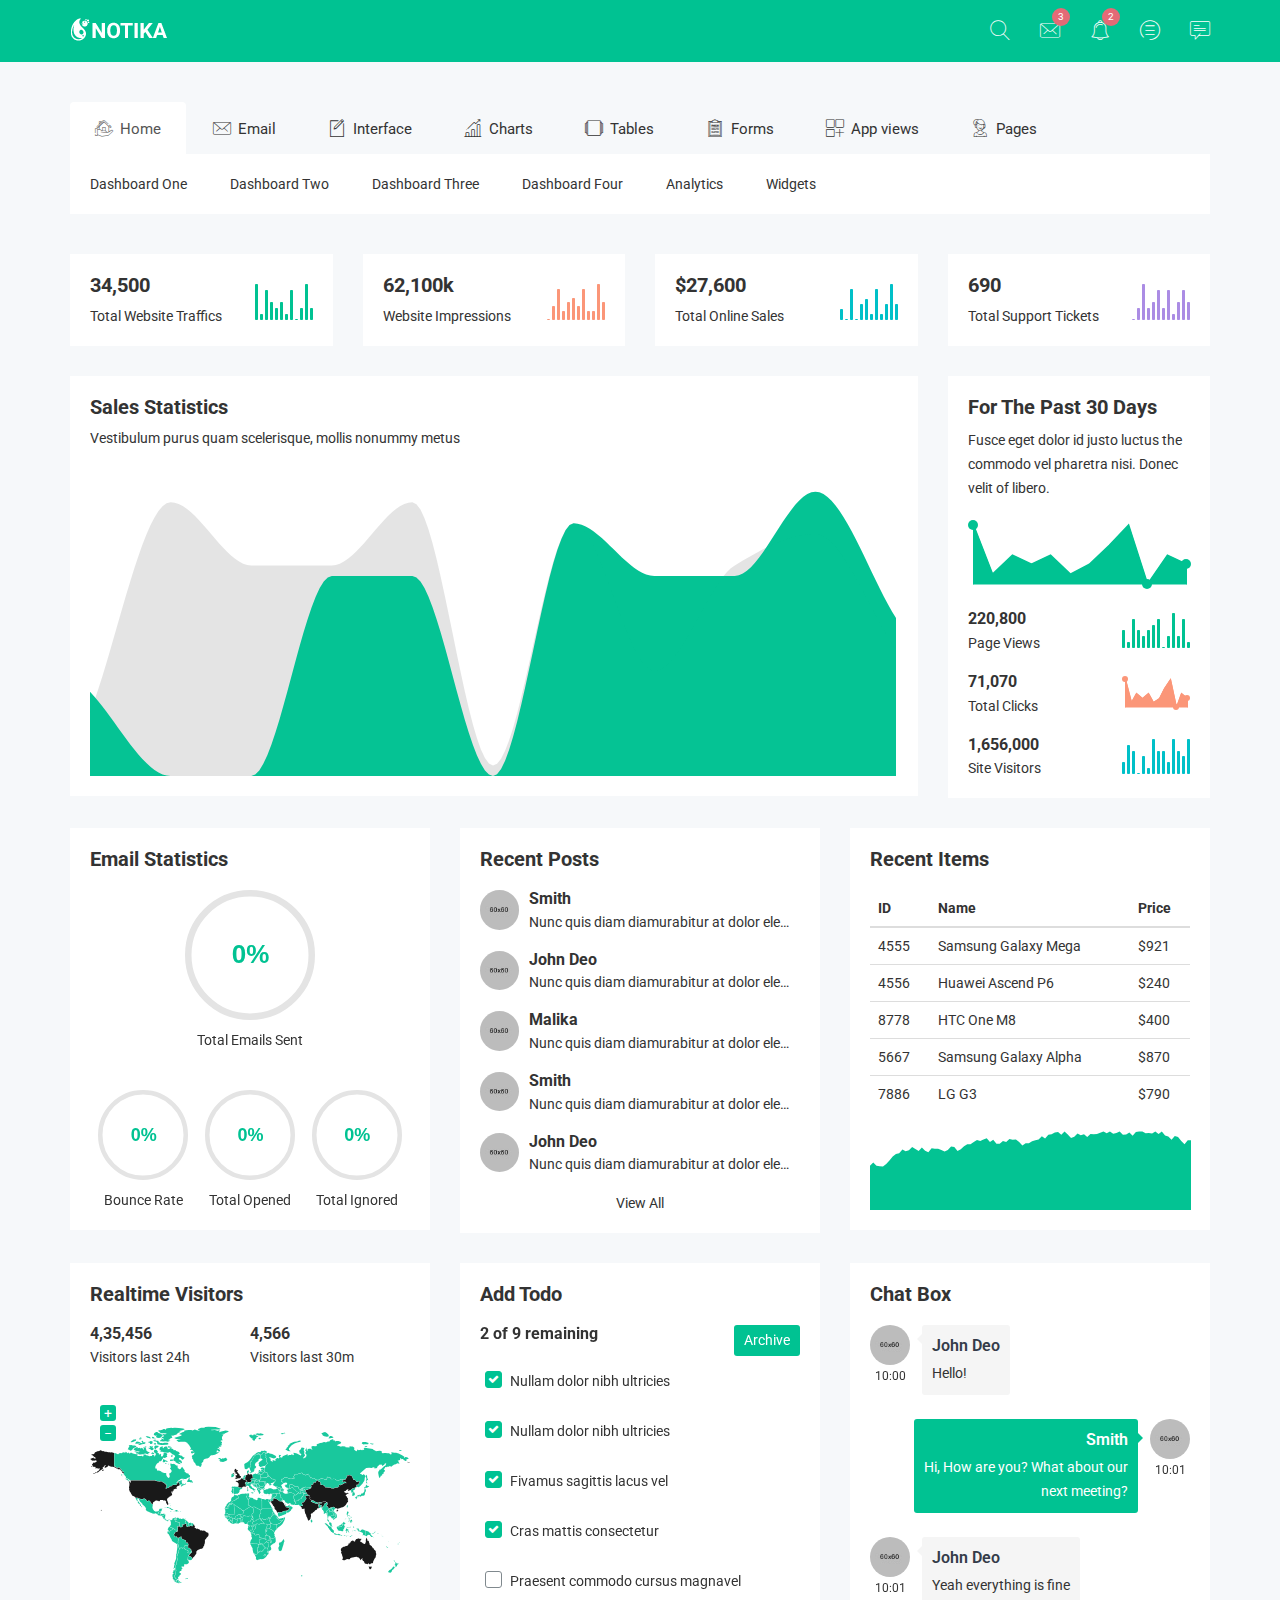
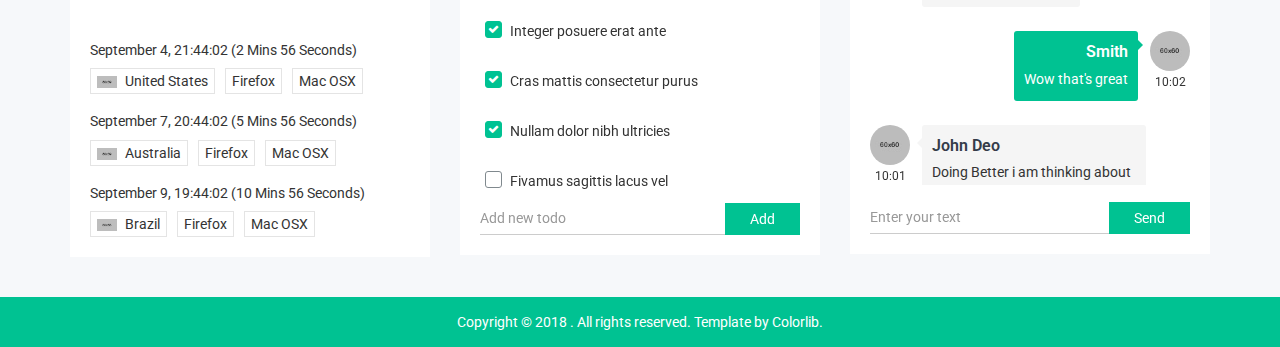
<file: public/admin_template/index.html>
<!doctype html>
<html class="no-js" lang="">

<head>
    <meta charset="utf-8">
    <meta http-equiv="x-ua-compatible" content="ie=edge">
    <title>Dashboard One | Notika - Notika Admin Template</title>
    <meta name="description" content="">
    <meta name="viewport" content="width=device-width, initial-scale=1">
    <!-- favicon
		============================================ -->
    <link rel="shortcut icon" type="image/x-icon" href="img/favicon.ico">
    <!-- Google Fonts
		============================================ -->
    <link href="https://fonts.googleapis.com/css?family=Roboto:100,300,400,700,900" rel="stylesheet">
    <!-- Bootstrap CSS
		============================================ -->
    <link rel="stylesheet" href="css/bootstrap.min.css">
    <!-- Bootstrap CSS
		============================================ -->
    <link rel="stylesheet" href="css/font-awesome.min.css">
    <!-- owl.carousel CSS
		============================================ -->
    <link rel="stylesheet" href="css/owl.carousel.css">
    <link rel="stylesheet" href="css/owl.theme.css">
    <link rel="stylesheet" href="css/owl.transitions.css">
    <!-- meanmenu CSS
		============================================ -->
    <link rel="stylesheet" href="css/meanmenu/meanmenu.min.css">
    <!-- animate CSS
		============================================ -->
    <link rel="stylesheet" href="css/animate.css">
    <!-- normalize CSS
		============================================ -->
    <link rel="stylesheet" href="css/normalize.css">
    <!-- mCustomScrollbar CSS
		============================================ -->
    <link rel="stylesheet" href="css/scrollbar/jquery.mCustomScrollbar.min.css">
    <!-- jvectormap CSS
		============================================ -->
    <link rel="stylesheet" href="css/jvectormap/jquery-jvectormap-2.0.3.css">
    <!-- notika icon CSS
		============================================ -->
    <link rel="stylesheet" href="css/notika-custom-icon.css">
    <!-- wave CSS
		============================================ -->
    <link rel="stylesheet" href="css/wave/waves.min.css">
    <!-- main CSS
		============================================ -->
    <link rel="stylesheet" href="css/main.css">
    <!-- style CSS
		============================================ -->
    <link rel="stylesheet" href="style.css">
    <!-- responsive CSS
		============================================ -->
    <link rel="stylesheet" href="css/responsive.css">
    <!-- modernizr JS
		============================================ -->
    <script src="js/vendor/modernizr-2.8.3.min.js"></script>
</head>

<body>
    <!--[if lt IE 8]>
            <p class="browserupgrade">You are using an <strong>outdated</strong> browser. Please <a href="http://browsehappy.com/">upgrade your browser</a> to improve your experience.</p>
        <![endif]-->
    <!-- Start Header Top Area -->
    <div class="header-top-area">
        <div class="container">
            <div class="row">
                <div class="col-lg-4 col-md-4 col-sm-12 col-xs-12">
                    <div class="logo-area">
                        <a href="#"><img src="img/logo/logo.png" alt="" /></a>
                    </div>
                </div>
                <div class="col-lg-8 col-md-8 col-sm-12 col-xs-12">
                    <div class="header-top-menu">
                        <ul class="nav navbar-nav notika-top-nav">
                            <li class="nav-item dropdown">
                                <a href="#" data-toggle="dropdown" role="button" aria-expanded="false" class="nav-link dropdown-toggle"><span><i class="notika-icon notika-search"></i></span></a>
                                <div role="menu" class="dropdown-menu search-dd animated flipInX">
                                    <div class="search-input">
                                        <i class="notika-icon notika-left-arrow"></i>
                                        <input type="text" />
                                    </div>
                                </div>
                            </li>
                            <li class="nav-item dropdown">
                                <a href="#" data-toggle="dropdown" role="button" aria-expanded="false" class="nav-link dropdown-toggle"><span><i class="notika-icon notika-mail"></i></span></a>
                                <div role="menu" class="dropdown-menu message-dd animated zoomIn">
                                    <div class="hd-mg-tt">
                                        <h2>Messages</h2>
                                    </div>
                                    <div class="hd-message-info">
                                        <a href="#">
                                            <div class="hd-message-sn">
                                                <div class="hd-message-img">
                                                    <img src="img/post/1.jpg" alt="" />
                                                </div>
                                                <div class="hd-mg-ctn">
                                                    <h3>David Belle</h3>
                                                    <p>Cum sociis natoque penatibus et magnis dis parturient montes</p>
                                                </div>
                                            </div>
                                        </a>
                                        <a href="#">
                                            <div class="hd-message-sn">
                                                <div class="hd-message-img">
                                                    <img src="img/post/2.jpg" alt="" />
                                                </div>
                                                <div class="hd-mg-ctn">
                                                    <h3>Jonathan Morris</h3>
                                                    <p>Cum sociis natoque penatibus et magnis dis parturient montes</p>
                                                </div>
                                            </div>
                                        </a>
                                        <a href="#">
                                            <div class="hd-message-sn">
                                                <div class="hd-message-img">
                                                    <img src="img/post/4.jpg" alt="" />
                                                </div>
                                                <div class="hd-mg-ctn">
                                                    <h3>Fredric Mitchell</h3>
                                                    <p>Cum sociis natoque penatibus et magnis dis parturient montes</p>
                                                </div>
                                            </div>
                                        </a>
                                        <a href="#">
                                            <div class="hd-message-sn">
                                                <div class="hd-message-img">
                                                    <img src="img/post/1.jpg" alt="" />
                                                </div>
                                                <div class="hd-mg-ctn">
                                                    <h3>David Belle</h3>
                                                    <p>Cum sociis natoque penatibus et magnis dis parturient montes</p>
                                                </div>
                                            </div>
                                        </a>
                                        <a href="#">
                                            <div class="hd-message-sn">
                                                <div class="hd-message-img">
                                                    <img src="img/post/2.jpg" alt="" />
                                                </div>
                                                <div class="hd-mg-ctn">
                                                    <h3>Glenn Jecobs</h3>
                                                    <p>Cum sociis natoque penatibus et magnis dis parturient montes</p>
                                                </div>
                                            </div>
                                        </a>
                                    </div>
                                    <div class="hd-mg-va">
                                        <a href="#">View All</a>
                                    </div>
                                </div>
                            </li>
                            <li class="nav-item nc-al"><a href="#" data-toggle="dropdown" role="button" aria-expanded="false" class="nav-link dropdown-toggle"><span><i class="notika-icon notika-alarm"></i></span><div class="spinner4 spinner-4"></div><div class="ntd-ctn"><span>3</span></div></a>
                                <div role="menu" class="dropdown-menu message-dd notification-dd animated zoomIn">
                                    <div class="hd-mg-tt">
                                        <h2>Notification</h2>
                                    </div>
                                    <div class="hd-message-info">
                                        <a href="#">
                                            <div class="hd-message-sn">
                                                <div class="hd-message-img">
                                                    <img src="img/post/1.jpg" alt="" />
                                                </div>
                                                <div class="hd-mg-ctn">
                                                    <h3>David Belle</h3>
                                                    <p>Cum sociis natoque penatibus et magnis dis parturient montes</p>
                                                </div>
                                            </div>
                                        </a>
                                        <a href="#">
                                            <div class="hd-message-sn">
                                                <div class="hd-message-img">
                                                    <img src="img/post/2.jpg" alt="" />
                                                </div>
                                                <div class="hd-mg-ctn">
                                                    <h3>Jonathan Morris</h3>
                                                    <p>Cum sociis natoque penatibus et magnis dis parturient montes</p>
                                                </div>
                                            </div>
                                        </a>
                                        <a href="#">
                                            <div class="hd-message-sn">
                                                <div class="hd-message-img">
                                                    <img src="img/post/4.jpg" alt="" />
                                                </div>
                                                <div class="hd-mg-ctn">
                                                    <h3>Fredric Mitchell</h3>
                                                    <p>Cum sociis natoque penatibus et magnis dis parturient montes</p>
                                                </div>
                                            </div>
                                        </a>
                                        <a href="#">
                                            <div class="hd-message-sn">
                                                <div class="hd-message-img">
                                                    <img src="img/post/1.jpg" alt="" />
                                                </div>
                                                <div class="hd-mg-ctn">
                                                    <h3>David Belle</h3>
                                                    <p>Cum sociis natoque penatibus et magnis dis parturient montes</p>
                                                </div>
                                            </div>
                                        </a>
                                        <a href="#">
                                            <div class="hd-message-sn">
                                                <div class="hd-message-img">
                                                    <img src="img/post/2.jpg" alt="" />
                                                </div>
                                                <div class="hd-mg-ctn">
                                                    <h3>Glenn Jecobs</h3>
                                                    <p>Cum sociis natoque penatibus et magnis dis parturient montes</p>
                                                </div>
                                            </div>
                                        </a>
                                    </div>
                                    <div class="hd-mg-va">
                                        <a href="#">View All</a>
                                    </div>
                                </div>
                            </li>
                            <li class="nav-item"><a href="#" data-toggle="dropdown" role="button" aria-expanded="false" class="nav-link dropdown-toggle"><span><i class="notika-icon notika-menus"></i></span><div class="spinner4 spinner-4"></div><div class="ntd-ctn"><span>2</span></div></a>
                                <div role="menu" class="dropdown-menu message-dd task-dd animated zoomIn">
                                    <div class="hd-mg-tt">
                                        <h2>Tasks</h2>
                                    </div>
                                    <div class="hd-message-info hd-task-info">
                                        <div class="skill">
                                            <div class="progress">
                                                <div class="lead-content">
                                                    <p>HTML5 Validation Report</p>
                                                </div>
                                                <div class="progress-bar wow fadeInLeft" data-progress="95%" style="width: 95%;" data-wow-duration="1.5s" data-wow-delay="1.2s"> <span>95%</span>
                                                </div>
                                            </div>
                                            <div class="progress">
                                                <div class="lead-content">
                                                    <p>Google Chrome Extension</p>
                                                </div>
                                                <div class="progress-bar wow fadeInLeft" data-progress="85%" style="width: 85%;" data-wow-duration="1.5s" data-wow-delay="1.2s"><span>85%</span> </div>
                                            </div>
                                            <div class="progress">
                                                <div class="lead-content">
                                                    <p>Social Internet Projects</p>
                                                </div>
                                                <div class="progress-bar wow fadeInLeft" data-progress="75%" style="width: 75%;" data-wow-duration="1.5s" data-wow-delay="1.2s"><span>75%</span> </div>
                                            </div>
                                            <div class="progress">
                                                <div class="lead-content">
                                                    <p>Bootstrap Admin</p>
                                                </div>
                                                <div class="progress-bar wow fadeInLeft" data-progress="93%" style="width: 65%;" data-wow-duration="1.5s" data-wow-delay="1.2s"><span>65%</span> </div>
                                            </div>
                                            <div class="progress progress-bt">
                                                <div class="lead-content">
                                                    <p>Youtube App</p>
                                                </div>
                                                <div class="progress-bar wow fadeInLeft" data-progress="55%" style="width: 55%;" data-wow-duration="1.5s" data-wow-delay="1.2s"><span>55%</span> </div>
                                            </div>
                                        </div>
                                    </div>
                                    <div class="hd-mg-va">
                                        <a href="#">View All</a>
                                    </div>
                                </div>
                            </li>
                            <li class="nav-item"><a href="#" data-toggle="dropdown" role="button" aria-expanded="false" class="nav-link dropdown-toggle"><span><i class="notika-icon notika-chat"></i></span></a>
                                <div role="menu" class="dropdown-menu message-dd chat-dd animated zoomIn">
                                    <div class="hd-mg-tt">
                                        <h2>Chat</h2>
                                    </div>
                                    <div class="search-people">
                                        <i class="notika-icon notika-left-arrow"></i>
                                        <input type="text" placeholder="Search People" />
                                    </div>
                                    <div class="hd-message-info">
                                        <a href="#">
                                            <div class="hd-message-sn">
                                                <div class="hd-message-img chat-img">
                                                    <img src="img/post/1.jpg" alt="" />
                                                    <div class="chat-avaible"><i class="notika-icon notika-dot"></i></div>
                                                </div>
                                                <div class="hd-mg-ctn">
                                                    <h3>David Belle</h3>
                                                    <p>Available</p>
                                                </div>
                                            </div>
                                        </a>
                                        <a href="#">
                                            <div class="hd-message-sn">
                                                <div class="hd-message-img chat-img">
                                                    <img src="img/post/2.jpg" alt="" />
                                                </div>
                                                <div class="hd-mg-ctn">
                                                    <h3>Jonathan Morris</h3>
                                                    <p>Last seen 3 hours ago</p>
                                                </div>
                                            </div>
                                        </a>
                                        <a href="#">
                                            <div class="hd-message-sn">
                                                <div class="hd-message-img chat-img">
                                                    <img src="img/post/4.jpg" alt="" />
                                                </div>
                                                <div class="hd-mg-ctn">
                                                    <h3>Fredric Mitchell</h3>
                                                    <p>Last seen 2 minutes ago</p>
                                                </div>
                                            </div>
                                        </a>
                                        <a href="#">
                                            <div class="hd-message-sn">
                                                <div class="hd-message-img chat-img">
                                                    <img src="img/post/1.jpg" alt="" />
                                                    <div class="chat-avaible"><i class="notika-icon notika-dot"></i></div>
                                                </div>
                                                <div class="hd-mg-ctn">
                                                    <h3>David Belle</h3>
                                                    <p>Available</p>
                                                </div>
                                            </div>
                                        </a>
                                        <a href="#">
                                            <div class="hd-message-sn">
                                                <div class="hd-message-img chat-img">
                                                    <img src="img/post/2.jpg" alt="" />
                                                    <div class="chat-avaible"><i class="notika-icon notika-dot"></i></div>
                                                </div>
                                                <div class="hd-mg-ctn">
                                                    <h3>Glenn Jecobs</h3>
                                                    <p>Available</p>
                                                </div>
                                            </div>
                                        </a>
                                    </div>
                                    <div class="hd-mg-va">
                                        <a href="#">View All</a>
                                    </div>
                                </div>
                            </li>
                        </ul>
                    </div>
                </div>
            </div>
        </div>
    </div>
    <!-- End Header Top Area -->
    <!-- Mobile Menu start -->
    <div class="mobile-menu-area">
        <div class="container">
            <div class="row">
                <div class="col-lg-12 col-md-12 col-sm-12 col-xs-12">
                    <div class="mobile-menu">
                        <nav id="dropdown">
                            <ul class="mobile-menu-nav">
                                <li><a data-toggle="collapse" data-target="#Charts" href="#">Home</a>
                                    <ul class="collapse dropdown-header-top">
                                        <li><a href="index.html">Dashboard One</a></li>
                                        <li><a href="index-2.html">Dashboard Two</a></li>
                                        <li><a href="index-3.html">Dashboard Three</a></li>
                                        <li><a href="index-4.html">Dashboard Four</a></li>
                                        <li><a href="analytics.html">Analytics</a></li>
                                        <li><a href="widgets.html">Widgets</a></li>
                                    </ul>
                                </li>
                                <li><a data-toggle="collapse" data-target="#demoevent" href="#">Email</a>
                                    <ul id="demoevent" class="collapse dropdown-header-top">
                                        <li><a href="inbox.html">Inbox</a></li>
                                        <li><a href="view-email.html">View Email</a></li>
                                        <li><a href="compose-email.html">Compose Email</a></li>
                                    </ul>
                                </li>
                                <li><a data-toggle="collapse" data-target="#democrou" href="#">Interface</a>
                                    <ul id="democrou" class="collapse dropdown-header-top">
                                        <li><a href="animations.html">Animations</a></li>
                                        <li><a href="google-map.html">Google Map</a></li>
                                        <li><a href="data-map.html">Data Maps</a></li>
                                        <li><a href="code-editor.html">Code Editor</a></li>
                                        <li><a href="image-cropper.html">Images Cropper</a></li>
                                        <li><a href="wizard.html">Wizard</a></li>
                                    </ul>
                                </li>
                                <li><a data-toggle="collapse" data-target="#demolibra" href="#">Charts</a>
                                    <ul id="demolibra" class="collapse dropdown-header-top">
                                        <li><a href="flot-charts.html">Flot Charts</a></li>
                                        <li><a href="bar-charts.html">Bar Charts</a></li>
                                        <li><a href="line-charts.html">Line Charts</a></li>
                                        <li><a href="area-charts.html">Area Charts</a></li>
                                    </ul>
                                </li>
                                <li><a data-toggle="collapse" data-target="#demodepart" href="#">Tables</a>
                                    <ul id="demodepart" class="collapse dropdown-header-top">
                                        <li><a href="normal-table.html">Normal Table</a></li>
                                        <li><a href="data-table.html">Data Table</a></li>
                                    </ul>
                                </li>
                                <li><a data-toggle="collapse" data-target="#demo" href="#">Forms</a>
                                    <ul id="demo" class="collapse dropdown-header-top">
                                        <li><a href="form-elements.html">Form Elements</a></li>
                                        <li><a href="form-components.html">Form Components</a></li>
                                        <li><a href="form-examples.html">Form Examples</a></li>
                                    </ul>
                                </li>
                                <li><a data-toggle="collapse" data-target="#Miscellaneousmob" href="#">App views</a>
                                    <ul id="Miscellaneousmob" class="collapse dropdown-header-top">
                                        <li><a href="notification.html">Notifications</a>
                                        </li>
                                        <li><a href="alert.html">Alerts</a>
                                        </li>
                                        <li><a href="modals.html">Modals</a>
                                        </li>
                                        <li><a href="buttons.html">Buttons</a>
                                        </li>
                                        <li><a href="tabs.html">Tabs</a>
                                        </li>
                                        <li><a href="accordion.html">Accordion</a>
                                        </li>
                                        <li><a href="dialog.html">Dialogs</a>
                                        </li>
                                        <li><a href="popovers.html">Popovers</a>
                                        </li>
                                        <li><a href="tooltips.html">Tooltips</a>
                                        </li>
                                        <li><a href="dropdown.html">Dropdowns</a>
                                        </li>
                                    </ul>
                                </li>
                                <li><a data-toggle="collapse" data-target="#Pagemob" href="#">Pages</a>
                                    <ul id="Pagemob" class="collapse dropdown-header-top">
                                        <li><a href="contact.html">Contact</a>
                                        </li>
                                        <li><a href="invoice.html">Invoice</a>
                                        </li>
                                        <li><a href="typography.html">Typography</a>
                                        </li>
                                        <li><a href="color.html">Color</a>
                                        </li>
                                        <li><a href="login-register.html">Login Register</a>
                                        </li>
                                        <li><a href="404.html">404 Page</a>
                                        </li>
                                    </ul>
                                </li>
                            </ul>
                        </nav>
                    </div>
                </div>
            </div>
        </div>
    </div>
    <!-- Mobile Menu end -->
    <!-- Main Menu area start-->
    <div class="main-menu-area mg-tb-40">
        <div class="container">
            <div class="row">
                <div class="col-lg-12 col-md-12 col-sm-12 col-xs-12">
                    <ul class="nav nav-tabs notika-menu-wrap menu-it-icon-pro">
                        <li class="active"><a data-toggle="tab" href="#Home"><i class="notika-icon notika-house"></i> Home</a>
                        </li>
                        <li><a data-toggle="tab" href="#mailbox"><i class="notika-icon notika-mail"></i> Email</a>
                        </li>
                        <li><a data-toggle="tab" href="#Interface"><i class="notika-icon notika-edit"></i> Interface</a>
                        </li>
                        <li><a data-toggle="tab" href="#Charts"><i class="notika-icon notika-bar-chart"></i> Charts</a>
                        </li>
                        <li><a data-toggle="tab" href="#Tables"><i class="notika-icon notika-windows"></i> Tables</a>
                        </li>
                        <li><a data-toggle="tab" href="#Forms"><i class="notika-icon notika-form"></i> Forms</a>
                        </li>
                        <li><a data-toggle="tab" href="#Appviews"><i class="notika-icon notika-app"></i> App views</a>
                        </li>
                        <li><a data-toggle="tab" href="#Page"><i class="notika-icon notika-support"></i> Pages</a>
                        </li>
                    </ul>
                    <div class="tab-content custom-menu-content">
                        <div id="Home" class="tab-pane in active notika-tab-menu-bg animated flipInX">
                            <ul class="notika-main-menu-dropdown">
                                <li><a href="index.html">Dashboard One</a>
                                </li>
                                <li><a href="index-2.html">Dashboard Two</a>
                                </li>
                                <li><a href="index-3.html">Dashboard Three</a>
                                </li>
                                <li><a href="index-4.html">Dashboard Four</a>
                                </li>
                                <li><a href="analytics.html">Analytics</a>
                                </li>
                                <li><a href="widgets.html">Widgets</a>
                                </li>
                            </ul>
                        </div>
                        <div id="mailbox" class="tab-pane notika-tab-menu-bg animated flipInX">
                            <ul class="notika-main-menu-dropdown">
                                <li><a href="inbox.html">Inbox</a>
                                </li>
                                <li><a href="view-email.html">View Email</a>
                                </li>
                                <li><a href="compose-email.html">Compose Email</a>
                                </li>
                            </ul>
                        </div>
                        <div id="Interface" class="tab-pane notika-tab-menu-bg animated flipInX">
                            <ul class="notika-main-menu-dropdown">
                                <li><a href="animations.html">Animations</a>
                                </li>
                                <li><a href="google-map.html">Google Map</a>
                                </li>
                                <li><a href="data-map.html">Data Maps</a>
                                </li>
                                <li><a href="code-editor.html">Code Editor</a>
                                </li>
                                <li><a href="image-cropper.html">Images Cropper</a>
                                </li>
                                <li><a href="wizard.html">Wizard</a>
                                </li>
                            </ul>
                        </div>
                        <div id="Charts" class="tab-pane notika-tab-menu-bg animated flipInX">
                            <ul class="notika-main-menu-dropdown">
                                <li><a href="flot-charts.html">Flot Charts</a>
                                </li>
                                <li><a href="bar-charts.html">Bar Charts</a>
                                </li>
                                <li><a href="line-charts.html">Line Charts</a>
                                </li>
                                <li><a href="area-charts.html">Area Charts</a>
                                </li>
                            </ul>
                        </div>
                        <div id="Tables" class="tab-pane notika-tab-menu-bg animated flipInX">
                            <ul class="notika-main-menu-dropdown">
                                <li><a href="normal-table.html">Normal Table</a>
                                </li>
                                <li><a href="data-table.html">Data Table</a>
                                </li>
                            </ul>
                        </div>
                        <div id="Forms" class="tab-pane notika-tab-menu-bg animated flipInX">
                            <ul class="notika-main-menu-dropdown">
                                <li><a href="form-elements.html">Form Elements</a>
                                </li>
                                <li><a href="form-components.html">Form Components</a>
                                </li>
                                <li><a href="form-examples.html">Form Examples</a>
                                </li>
                            </ul>
                        </div>
                        <div id="Appviews" class="tab-pane notika-tab-menu-bg animated flipInX">
                            <ul class="notika-main-menu-dropdown">
                                <li><a href="notification.html">Notifications</a>
                                </li>
                                <li><a href="alert.html">Alerts</a>
                                </li>
                                <li><a href="modals.html">Modals</a>
                                </li>
                                <li><a href="buttons.html">Buttons</a>
                                </li>
                                <li><a href="tabs.html">Tabs</a>
                                </li>
                                <li><a href="accordion.html">Accordion</a>
                                </li>
                                <li><a href="dialog.html">Dialogs</a>
                                </li>
                                <li><a href="popovers.html">Popovers</a>
                                </li>
                                <li><a href="tooltips.html">Tooltips</a>
                                </li>
                                <li><a href="dropdown.html">Dropdowns</a>
                                </li>
                            </ul>
                        </div>
                        <div id="Page" class="tab-pane notika-tab-menu-bg animated flipInX">
                            <ul class="notika-main-menu-dropdown">
                                <li><a href="contact.html">Contact</a>
                                </li>
                                <li><a href="invoice.html">Invoice</a>
                                </li>
                                <li><a href="typography.html">Typography</a>
                                </li>
                                <li><a href="color.html">Color</a>
                                </li>
                                <li><a href="login-register.html">Login Register</a>
                                </li>
                                <li><a href="404.html">404 Page</a>
                                </li>
                            </ul>
                        </div>
                    </div>
                </div>
            </div>
        </div>
    </div>
    <!-- Main Menu area End-->
    <!-- Start Status area -->
    <div class="notika-status-area">
        <div class="container">
            <div class="row">
                <div class="col-lg-3 col-md-6 col-sm-6 col-xs-12">
                    <div class="wb-traffic-inner notika-shadow sm-res-mg-t-30 tb-res-mg-t-30">
                        <div class="website-traffic-ctn">
                            <h2><span class="counter">50,000</span></h2>
                            <p>Total Website Traffics</p>
                        </div>
                        <div class="sparkline-bar-stats1">9,4,8,6,5,6,4,8,3,5,9,5</div>
                    </div>
                </div>
                <div class="col-lg-3 col-md-6 col-sm-6 col-xs-12">
                    <div class="wb-traffic-inner notika-shadow sm-res-mg-t-30 tb-res-mg-t-30">
                        <div class="website-traffic-ctn">
                            <h2><span class="counter">90,000</span>k</h2>
                            <p>Website Impressions</p>
                        </div>
                        <div class="sparkline-bar-stats2">1,4,8,3,5,6,4,8,3,3,9,5</div>
                    </div>
                </div>
                <div class="col-lg-3 col-md-6 col-sm-6 col-xs-12">
                    <div class="wb-traffic-inner notika-shadow sm-res-mg-t-30 tb-res-mg-t-30 dk-res-mg-t-30">
                        <div class="website-traffic-ctn">
                            <h2>$<span class="counter">40,000</span></h2>
                            <p>Total Online Sales</p>
                        </div>
                        <div class="sparkline-bar-stats3">4,2,8,2,5,6,3,8,3,5,9,5</div>
                    </div>
                </div>
                <div class="col-lg-3 col-md-6 col-sm-6 col-xs-12">
                    <div class="wb-traffic-inner notika-shadow sm-res-mg-t-30 tb-res-mg-t-30 dk-res-mg-t-30">
                        <div class="website-traffic-ctn">
                            <h2><span class="counter">1,000</span></h2>
                            <p>Total Support Tickets</p>
                        </div>
                        <div class="sparkline-bar-stats4">2,4,8,4,5,7,4,7,3,5,7,5</div>
                    </div>
                </div>
            </div>
        </div>
    </div>
    <!-- End Status area-->
    <!-- Start Sale Statistic area-->
    <div class="sale-statistic-area">
        <div class="container">
            <div class="row">
                <div class="col-lg-9 col-md-8 col-sm-7 col-xs-12">
                    <div class="sale-statistic-inner notika-shadow mg-tb-30">
                        <div class="curved-inner-pro">
                            <div class="curved-ctn">
                                <h2>Sales Statistics</h2>
                                <p>Vestibulum purus quam scelerisque, mollis nonummy metus</p>
                            </div>
                        </div>
                        <div id="curved-line-chart" class="flot-chart-sts flot-chart"></div>
                    </div>
                </div>
                <div class="col-lg-3 col-md-4 col-sm-5 col-xs-12">
                    <div class="statistic-right-area notika-shadow mg-tb-30 sm-res-mg-t-0">
                        <div class="past-day-statis">
                            <h2>For The Past 30 Days</h2>
                            <p>Fusce eget dolor id justo luctus the commodo vel pharetra nisi. Donec velit of libero.</p>
                        </div>
						<div class="dash-widget-visits"></div>
                        <div class="past-statistic-an">
                            <div class="past-statistic-ctn">
                                <h3><span class="counter">3,20,000</span></h3>
                                <p>Page Views</p>
                            </div>
                            <div class="past-statistic-graph">
                                <div class="stats-bar"></div>
                            </div>
                        </div>
                        <div class="past-statistic-an">
                            <div class="past-statistic-ctn">
                                <h3><span class="counter">1,03,000</span></h3>
                                <p>Total Clicks</p>
                            </div>
                            <div class="past-statistic-graph">
                                <div class="stats-line"></div>
                            </div>
                        </div>
                        <div class="past-statistic-an">
                            <div class="past-statistic-ctn">
                                <h3><span class="counter">24,00,000</span></h3>
                                <p>Site Visitors</p>
                            </div>
                            <div class="past-statistic-graph">
                                <div class="stats-bar-2"></div>
                            </div>
                        </div>
                    </div>
                </div>
            </div>
        </div>
    </div>
    <!-- End Sale Statistic area-->
    <!-- Start Email Statistic area-->
    <div class="notika-email-post-area">
        <div class="container">
            <div class="row">
                <div class="col-lg-4 col-md-6 col-sm-6 col-xs-12">
                    <div class="email-statis-inner notika-shadow">
                        <div class="email-ctn-round">
                            <div class="email-rdn-hd">
								<h2>Email Statistics</h2>
							</div>
                            <div class="email-statis-wrap">
                                <div class="email-round-nock">
                                    <input type="text" class="knob" value="0" data-rel="55" data-linecap="round" data-width="130" data-bgcolor="#E4E4E4" data-fgcolor="#00c292" data-thickness=".10" data-readonly="true">
                                </div>
                                <div class="email-ctn-nock">
                                    <p>Total Emails Sent</p>
                                </div>
                            </div>
                            <div class="email-round-gp">
                                <div class="email-round-pro">
                                    <div class="email-signle-gp">
                                        <input type="text" class="knob" value="0" data-rel="75" data-linecap="round" data-width="90" data-bgcolor="#E4E4E4" data-fgcolor="#00c292" data-thickness=".10" data-readonly="true" disabled>
                                    </div>
                                    <div class="email-ctn-nock">
                                        <p>Bounce Rate</p>
                                    </div>
                                </div>
                                <div class="email-round-pro">
                                    <div class="email-signle-gp">
                                        <input type="text" class="knob" value="0" data-rel="35" data-linecap="round" data-width="90" data-bgcolor="#E4E4E4" data-fgcolor="#00c292" data-thickness=".10" data-readonly="true" disabled>
                                    </div>
                                    <div class="email-ctn-nock">
                                        <p>Total Opened</p>
                                    </div>
                                </div>
                                <div class="email-round-pro sm-res-ds-n lg-res-mg-bl">
                                    <div class="email-signle-gp">
                                        <input type="text" class="knob" value="0" data-rel="45" data-linecap="round" data-width="90" data-bgcolor="#E4E4E4" data-fgcolor="#00c292" data-thickness=".10" data-readonly="true" disabled>
                                    </div>
                                    <div class="email-ctn-nock">
                                        <p>Total Ignored</p>
                                    </div>
                                </div>
                            </div>
                        </div>
                    </div>
                </div>
                <div class="col-lg-4 col-md-6 col-sm-6 col-xs-12">
                    <div class="recent-post-wrapper notika-shadow sm-res-mg-t-30 tb-res-ds-n dk-res-ds">
                        <div class="recent-post-ctn">
                            <div class="recent-post-title">
                                <h2>Recent Posts</h2>
                            </div>
                        </div>
                        <div class="recent-post-items">
                            <div class="recent-post-signle rct-pt-mg-wp">
                                <a href="#">
                                    <div class="recent-post-flex">
                                        <div class="recent-post-img">
                                            <img src="img/post/2.jpg" alt="" />
                                        </div>
                                        <div class="recent-post-it-ctn">
                                            <h2>Smith</h2>
                                            <p>Nunc quis diam diamurabitur at dolor elementum, dictum turpis vel</p>
                                        </div>
                                    </div>
                                </a>
                            </div>
                            <div class="recent-post-signle">
                                <a href="#">
                                    <div class="recent-post-flex rct-pt-mg">
                                        <div class="recent-post-img">
                                            <img src="img/post/1.jpg" alt="" />
                                        </div>
                                        <div class="recent-post-it-ctn">
                                            <h2>John Deo</h2>
                                            <p>Nunc quis diam diamurabitur at dolor elementum, dictum turpis vel</p>
                                        </div>
                                    </div>
                                </a>
                            </div>
                            <div class="recent-post-signle">
                                <a href="#">
                                    <div class="recent-post-flex rct-pt-mg">
                                        <div class="recent-post-img">
                                            <img src="img/post/4.jpg" alt="" />
                                        </div>
                                        <div class="recent-post-it-ctn">
                                            <h2>Malika</h2>
                                            <p>Nunc quis diam diamurabitur at dolor elementum, dictum turpis vel</p>
                                        </div>
                                    </div>
                                </a>
                            </div>
                            <div class="recent-post-signle">
                                <a href="#">
                                    <div class="recent-post-flex rct-pt-mg">
                                        <div class="recent-post-img">
                                            <img src="img/post/2.jpg" alt="" />
                                        </div>
                                        <div class="recent-post-it-ctn">
                                            <h2>Smith</h2>
                                            <p>Nunc quis diam diamurabitur at dolor elementum, dictum turpis vel</p>
                                        </div>
                                    </div>
                                </a>
                            </div>
                            <div class="recent-post-signle">
                                <a href="#">
                                    <div class="recent-post-flex rct-pt-mg">
                                        <div class="recent-post-img">
                                            <img src="img/post/1.jpg" alt="" />
                                        </div>
                                        <div class="recent-post-it-ctn">
                                            <h2>John Deo</h2>
                                            <p>Nunc quis diam diamurabitur at dolor elementum, dictum turpis vel</p>
                                        </div>
                                    </div>
                                </a>
                            </div>
                            <div class="recent-post-signle">
                                <a href="#">
                                    <div class="recent-post-flex rc-ps-vw">
                                        <div class="recent-post-line rct-pt-mg">
                                            <p>View All</p>
                                        </div>
                                    </div>
                                </a>
                            </div>
                        </div>
                    </div>
                </div>
                <div class="col-lg-4 col-md-6 col-sm-6 col-xs-12">
                    <div class="recent-items-wp notika-shadow sm-res-mg-t-30">
                        <div class="rc-it-ltd">
                            <div class="recent-items-ctn">
                                <div class="recent-items-title">
                                    <h2>Recent Items</h2>
                                </div>
                            </div>
                            <div class="recent-items-inn">
                                <table class="table table-inner table-vmiddle">
                                    <thead>
                                        <tr>
                                            <th>ID</th>
                                            <th>Name</th>
                                            <th style="width: 60px">Price</th>
                                        </tr>
                                    </thead>
                                    <tbody>
                                        <tr>
                                            <td class="f-500 c-cyan">4555</td>
                                            <td>Samsung Galaxy Mega</td>
                                            <td class="f-500 c-cyan">$921</td>
                                        </tr>
                                        <tr>
                                            <td class="f-500 c-cyan">4556</td>
                                            <td>Huawei Ascend P6</td>
                                            <td class="f-500 c-cyan">$240</td>
                                        </tr>
                                        <tr>
                                            <td class="f-500 c-cyan">8778</td>
                                            <td>HTC One M8</td>
                                            <td class="f-500 c-cyan">$400</td>
                                        </tr>
                                        <tr>
                                            <td class="f-500 c-cyan">5667</td>
                                            <td>Samsung Galaxy Alpha</td>
                                            <td class="f-500 c-cyan">$870</td>
                                        </tr>
                                        <tr>
                                            <td class="f-500 c-cyan">7886</td>
                                            <td>LG G3</td>
                                            <td class="f-500 c-cyan">$790</td>
                                        </tr>
                                    </tbody>
                                </table>
                            </div>
							<div id="recent-items-chart" class="flot-chart-items flot-chart vt-ct-it tb-rc-it-res"></div>
                        </div>
                    </div>
                </div>
            </div>
        </div>
    </div>
    <!-- End Email Statistic area-->
    <!-- Start Realtime sts area-->
    <div class="realtime-statistic-area">
        <div class="container">
            <div class="row">
                <div class="col-lg-4 col-md-6 col-sm-6 col-xs-12">
                    <div class="realtime-wrap notika-shadow mg-t-30">
                        <div class="realtime-ctn">
                            <div class="realtime-title">
                                <h2>Realtime Visitors</h2>
                            </div>
                        </div>
                        <div class="realtime-visitor-ctn">
                            <div class="realtime-vst-sg">
                                <h4><span class="counter">4,35,456</span></h4>
                                <p>Visitors last 24h</p>
                            </div>
                            <div class="realtime-vst-sg">
                                <h4><span class="counter">4,566</span></h4>
                                <p>Visitors last 30m</p>
                            </div>
                        </div>
                        <div class="realtime-map">
                            <div class="vectorjsmarp" id="world-map"></div>
                        </div>
                        <div class="realtime-country-ctn realtime-ltd-mg">
                            <h5>September 4, 21:44:02 (2 Mins 56 Seconds)</h5>
                            <div class="realtime-ctn-bw">
                                <div class="realtime-ctn-st">
                                    <span><img src="img/country/1.png" alt="" /></span> <span>United States</span>
                                </div>
                                <div class="realtime-bw">
                                    <span>Firefox</span>
                                </div>
                                <div class="realtime-bw">
                                    <span>Mac OSX</span>
                                </div>
                            </div>
                        </div>
                        <div class="realtime-country-ctn">
                            <h5>September 7, 20:44:02 (5 Mins 56 Seconds)</h5>
                            <div class="realtime-ctn-bw">
                                <div class="realtime-ctn-st">
                                    <span><img src="img/country/2.png" alt="" /></span> <span>Australia</span>
                                </div>
                                <div class="realtime-bw">
                                    <span>Firefox</span>
                                </div>
                                <div class="realtime-bw">
                                    <span>Mac OSX</span>
                                </div>
                            </div>
                        </div>
                        <div class="realtime-country-ctn">
                            <h5>September 9, 19:44:02 (10 Mins 56 Seconds)</h5>
                            <div class="realtime-ctn-bw">
                                <div class="realtime-ctn-st">
                                    <span><img src="img/country/3.png" alt="" /></span> <span>Brazil</span>
                                </div>
                                <div class="realtime-bw">
                                    <span>Firefox</span>
                                </div>
                                <div class="realtime-bw">
                                    <span>Mac OSX</span>
                                </div>
                            </div>
                        </div>
                    </div>
                </div>
                <div class="col-lg-4 col-md-6 col-sm-6 col-xs-12">
                    <div class="add-todo-list notika-shadow mg-t-30">
                        <div class="realtime-ctn">
                            <div class="realtime-title">
                                <h2>Add Todo</h2>
                            </div>
                        </div>
                        <div class="card-box">
                            <div class="todoapp">
                                <div class="row">
                                    <div class="col-sm-6 col-md-6 col-sm-6 col-xs-12">
                                        <h4 id="todo-message"><span id="todo-remaining"></span> of <span id="todo-total"></span> remaining</h4>
                                    </div>
                                    <div class="col-sm-6 col-md-6 col-sm-6 col-xs-12">
                                        <div class="notika-todo-btn">
                                            <a href="#" class="pull-right btn btn-primary btn-sm" id="btn-archive">Archive</a>
                                        </div>
                                    </div>
                                </div>
                                <div class="notika-todo-scrollbar">
                                    <ul class="list-group no-margn todo-list" id="todo-list"></ul>
                                </div>
                                <div id="todo-form">
                                    <div class="row">
                                        <div class="col-sm-12 col-md-12 col-sm-12 col-xs-12 todo-inputbar">
                                            <div class="form-group todo-flex">
                                                <div class="nk-int-st">
                                                    <input type="text" id="todo-input-text" name="todo-input-text" class="form-control" placeholder="Add new todo">
                                                </div>
                                                <div class="todo-send">
                                                    <button class="btn-primary btn-md btn-block btn notika-add-todo" type="button" id="todo-btn-submit">Add</button>
                                                </div>
                                            </div>
                                        </div>
                                    </div>
                                </div>
                            </div>
                        </div>
                    </div>
                </div>
                <div class="col-lg-4 col-md-6 col-sm-6 col-xs-12">
                    <div class="notika-chat-list notika-shadow mg-t-30 tb-res-ds-n dk-res-ds">
                        <div class="realtime-ctn">
                            <div class="realtime-title">
                                <h2>Chat Box</h2>
                            </div>
                        </div>
                        <div class="card-box">
                            <div class="chat-conversation">
                                <div class="widgets-chat-scrollbar">
                                    <ul class="conversation-list">
                                        <li class="clearfix">
                                            <div class="chat-avatar">
                                                <img src="img/post/1.jpg" alt="male">
                                                <i>10:00</i>
                                            </div>
                                            <div class="conversation-text">
                                                <div class="ctext-wrap">
                                                    <i>John Deo</i>
                                                    <p>
                                                        Hello!
                                                    </p>
                                                </div>
                                            </div>
                                        </li>
                                        <li class="clearfix odd">
                                            <div class="chat-avatar">
                                                <img src="img/post/2.jpg" alt="Female">
                                                <i>10:01</i>
                                            </div>
                                            <div class="conversation-text">
                                                <div class="ctext-wrap chat-widgets-cn">
                                                    <i>Smith</i>
                                                    <p>
                                                        Hi, How are you? What about our next meeting?
                                                    </p>
                                                </div>
                                            </div>
                                        </li>
                                        <li class="clearfix">
                                            <div class="chat-avatar">
                                                <img src="img/post/1.jpg" alt="male">
                                                <i>10:01</i>
                                            </div>
                                            <div class="conversation-text">
                                                <div class="ctext-wrap">
                                                    <i>John Deo</i>
                                                    <p>
                                                        Yeah everything is fine
                                                    </p>
                                                </div>
                                            </div>
                                        </li>
                                        <li class="clearfix odd">
                                            <div class="chat-avatar">
                                                <img src="img/post/2.jpg" alt="male">
                                                <i>10:02</i>
                                            </div>
                                            <div class="conversation-text">
                                                <div class="ctext-wrap chat-widgets-cn">
                                                    <i>Smith</i>
                                                    <p>
                                                        Wow that's great
                                                    </p>
                                                </div>
                                            </div>
                                        </li>
                                        <li class="clearfix">
                                            <div class="chat-avatar">
                                                <img src="img/post/1.jpg" alt="male">
                                                <i>10:01</i>
                                            </div>
                                            <div class="conversation-text">
                                                <div class="ctext-wrap">
                                                    <i>John Deo</i>
                                                    <p>
                                                        Doing Better i am thinking about that..
                                                    </p>
                                                </div>
                                            </div>
                                        </li>
                                        <li class="clearfix odd">
                                            <div class="chat-avatar">
                                                <img src="img/post/2.jpg" alt="male">
                                                <i>10:02</i>
                                            </div>
                                            <div class="conversation-text">
                                                <div class="ctext-wrap chat-widgets-cn">
                                                    <i>Smith</i>
                                                    <p>
                                                        Wow, You also tallent man...
                                                    </p>
                                                </div>
                                            </div>
                                        </li>
                                    </ul>
                                </div>
                                <div class="chat-widget-input">
                                    <div class="row">
                                        <div class="col-sm-12 col-md-12 col-sm-12 col-xs-12 chat-inputbar">
                                            <div class="form-group todo-flex">
                                                <div class="nk-int-st">
                                                    <input type="text" class="form-control chat-input" placeholder="Enter your text">
                                                </div>
                                                <div class="chat-send">
                                                    <button type="submit" class="btn btn-md btn-primary btn-block notika-chat-btn">Send</button>
                                                </div>
                                            </div>
                                        </div>
                                    </div>
                                </div>
                            </div>
                        </div>
                    </div>
                </div>
            </div>
        </div>
    </div>
    <!-- End Realtime sts area-->
    <!-- Start Footer area-->
    <div class="footer-copyright-area">
        <div class="container">
            <div class="row">
                <div class="col-lg-12 col-md-12 col-sm-12 col-xs-12">
                    <div class="footer-copy-right">
                        <p>Copyright © 2018 
. All rights reserved. Template by <a href="https://colorlib.com">Colorlib</a>.</p>
                    </div>
                </div>
            </div>
        </div>
    </div>
    <!-- End Footer area-->
    <!-- jquery
		============================================ -->
    <script src="js/vendor/jquery-1.12.4.min.js"></script>
    <!-- bootstrap JS
		============================================ -->
    <script src="js/bootstrap.min.js"></script>
    <!-- wow JS
		============================================ -->
    <script src="js/wow.min.js"></script>
    <!-- price-slider JS
		============================================ -->
    <script src="js/jquery-price-slider.js"></script>
    <!-- owl.carousel JS
		============================================ -->
    <script src="js/owl.carousel.min.js"></script>
    <!-- scrollUp JS
		============================================ -->
    <script src="js/jquery.scrollUp.min.js"></script>
    <!-- meanmenu JS
		============================================ -->
    <script src="js/meanmenu/jquery.meanmenu.js"></script>
    <!-- counterup JS
		============================================ -->
    <script src="js/counterup/jquery.counterup.min.js"></script>
    <script src="js/counterup/waypoints.min.js"></script>
    <script src="js/counterup/counterup-active.js"></script>
    <!-- mCustomScrollbar JS
		============================================ -->
    <script src="js/scrollbar/jquery.mCustomScrollbar.concat.min.js"></script>
    <!-- jvectormap JS
		============================================ -->
    <script src="js/jvectormap/jquery-jvectormap-2.0.2.min.js"></script>
    <script src="js/jvectormap/jquery-jvectormap-world-mill-en.js"></script>
    <script src="js/jvectormap/jvectormap-active.js"></script>
    <!-- sparkline JS
		============================================ -->
    <script src="js/sparkline/jquery.sparkline.min.js"></script>
    <script src="js/sparkline/sparkline-active.js"></script>
    <!-- sparkline JS
		============================================ -->
    <script src="js/flot/jquery.flot.js"></script>
    <script src="js/flot/jquery.flot.resize.js"></script>
    <script src="js/flot/curvedLines.js"></script>
    <script src="js/flot/flot-active.js"></script>
    <!-- knob JS
		============================================ -->
    <script src="js/knob/jquery.knob.js"></script>
    <script src="js/knob/jquery.appear.js"></script>
    <script src="js/knob/knob-active.js"></script>
    <!--  wave JS
		============================================ -->
    <script src="js/wave/waves.min.js"></script>
    <script src="js/wave/wave-active.js"></script>
    <!--  todo JS
		============================================ -->
    <script src="js/todo/jquery.todo.js"></script>
    <!-- plugins JS
		============================================ -->
    <script src="js/plugins.js"></script>
	<!--  Chat JS
		============================================ -->
    <script src="js/chat/moment.min.js"></script>
    <script src="js/chat/jquery.chat.js"></script>
    <!-- main JS
		============================================ -->
    <script src="js/main.js"></script>
	<!-- tawk chat JS
		============================================ -->
    <script src="js/tawk-chat.js"></script>
</body>

</html>
</file>
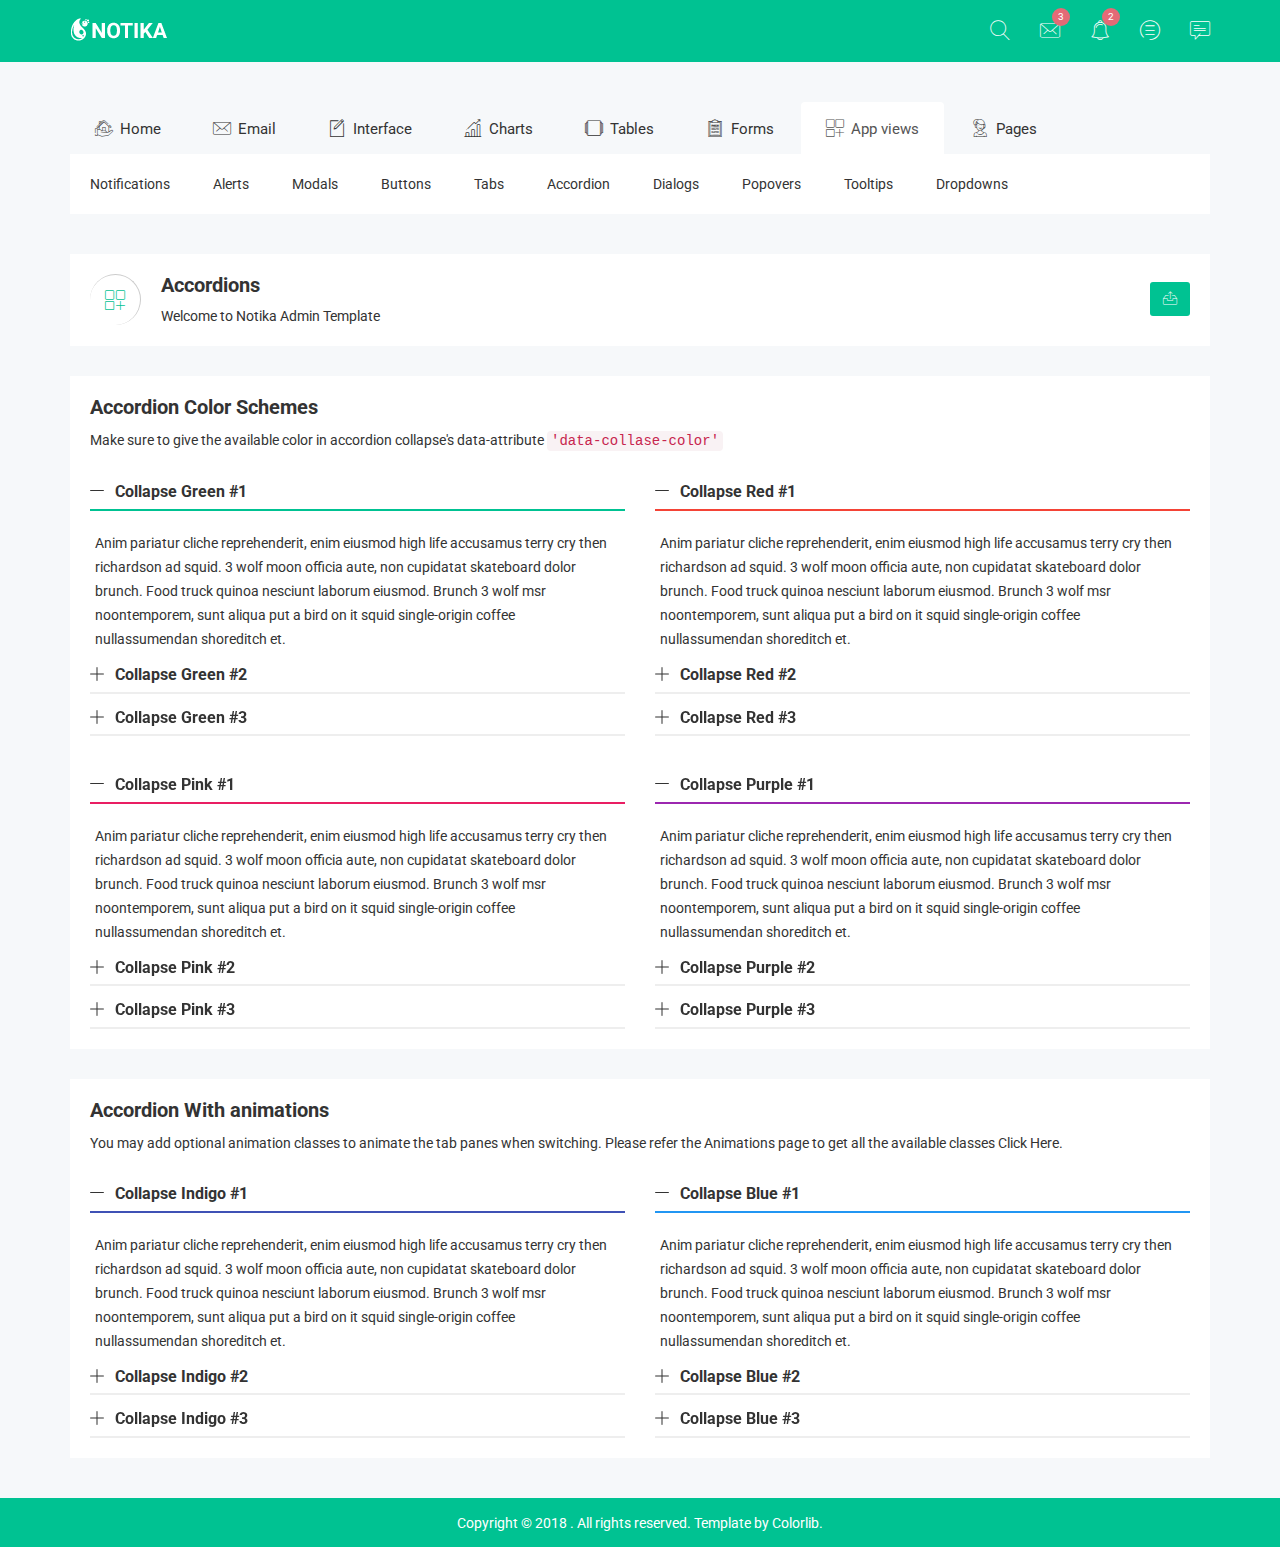
<file: public/admin_template/accordion.html>
<!doctype html>
<html class="no-js" lang="">

<head>
    <meta charset="utf-8">
    <meta http-equiv="x-ua-compatible" content="ie=edge">
    <title>Accordion | Notika - Notika Admin Template</title>
    <meta name="description" content="">
    <meta name="viewport" content="width=device-width, initial-scale=1">
    <!-- favicon
		============================================ -->
    <link rel="shortcut icon" type="image/x-icon" href="img/favicon.ico">
    <!-- Google Fonts
		============================================ -->
    <link href="https://fonts.googleapis.com/css?family=Roboto:100,300,400,700,900" rel="stylesheet">
    <!-- Bootstrap CSS
		============================================ -->
    <link rel="stylesheet" href="css/bootstrap.min.css">
    <!-- font awesome CSS
		============================================ -->
    <link rel="stylesheet" href="css/font-awesome.min.css">
    <!-- owl.carousel CSS
		============================================ -->
    <link rel="stylesheet" href="css/owl.carousel.css">
    <link rel="stylesheet" href="css/owl.theme.css">
    <link rel="stylesheet" href="css/owl.transitions.css">
    <!-- meanmenu CSS
		============================================ -->
    <link rel="stylesheet" href="css/meanmenu/meanmenu.min.css">
    <!-- animate CSS
		============================================ -->
    <link rel="stylesheet" href="css/animate.css">
    <!-- normalize CSS
		============================================ -->
    <link rel="stylesheet" href="css/normalize.css">
	<!-- wave CSS
		============================================ -->
    <link rel="stylesheet" href="css/wave/waves.min.css">
    <link rel="stylesheet" href="css/wave/button.css">
    <!-- mCustomScrollbar CSS
		============================================ -->
    <link rel="stylesheet" href="css/scrollbar/jquery.mCustomScrollbar.min.css">
    <!-- jvectormap CSS
		============================================ -->
    <link rel="stylesheet" href="css/jvectormap/jquery-jvectormap-2.0.3.css">
    <!-- Notika icon CSS
		============================================ -->
    <link rel="stylesheet" href="css/notika-custom-icon.css">
    <!-- main CSS
		============================================ -->
    <link rel="stylesheet" href="css/main.css">
    <!-- style CSS
		============================================ -->
    <link rel="stylesheet" href="style.css">
    <!-- responsive CSS
		============================================ -->
    <link rel="stylesheet" href="css/responsive.css">
    <!-- modernizr JS
		============================================ -->
    <script src="js/vendor/modernizr-2.8.3.min.js"></script>
</head>

<body>
    <!--[if lt IE 8]>
            <p class="browserupgrade">You are using an <strong>outdated</strong> browser. Please <a href="http://browsehappy.com/">upgrade your browser</a> to improve your experience.</p>
        <![endif]-->
    <!-- Start Header Top Area -->
    <div class="header-top-area">
        <div class="container">
            <div class="row">
                <div class="col-lg-4 col-md-4 col-sm-12 col-xs-12">
                    <div class="logo-area">
                        <a href="#"><img src="img/logo/logo.png" alt="" /></a>
                    </div>
                </div>
                <div class="col-lg-8 col-md-8 col-sm-12 col-xs-12">
                    <div class="header-top-menu">
                        <ul class="nav navbar-nav notika-top-nav">
                            <li class="nav-item dropdown">
                                <a href="#" data-toggle="dropdown" role="button" aria-expanded="false" class="nav-link dropdown-toggle"><span><i class="notika-icon notika-search"></i></span></a>
                                <div role="menu" class="dropdown-menu search-dd animated flipInX">
                                    <div class="search-input">
                                        <i class="notika-icon notika-left-arrow"></i>
                                        <input type="text" />
                                    </div>
                                </div>
                            </li>
                            <li class="nav-item dropdown">
                                <a href="#" data-toggle="dropdown" role="button" aria-expanded="false" class="nav-link dropdown-toggle"><span><i class="notika-icon notika-mail"></i></span></a>
                                <div role="menu" class="dropdown-menu message-dd animated zoomIn">
                                    <div class="hd-mg-tt">
                                        <h2>Messages</h2>
                                    </div>
                                    <div class="hd-message-info">
                                        <a href="#">
                                            <div class="hd-message-sn">
                                                <div class="hd-message-img">
                                                    <img src="img/post/1.jpg" alt="" />
                                                </div>
                                                <div class="hd-mg-ctn">
                                                    <h3>David Belle</h3>
                                                    <p>Cum sociis natoque penatibus et magnis dis parturient montes</p>
                                                </div>
                                            </div>
                                        </a>
                                        <a href="#">
                                            <div class="hd-message-sn">
                                                <div class="hd-message-img">
                                                    <img src="img/post/2.jpg" alt="" />
                                                </div>
                                                <div class="hd-mg-ctn">
                                                    <h3>Jonathan Morris</h3>
                                                    <p>Cum sociis natoque penatibus et magnis dis parturient montes</p>
                                                </div>
                                            </div>
                                        </a>
                                        <a href="#">
                                            <div class="hd-message-sn">
                                                <div class="hd-message-img">
                                                    <img src="img/post/4.jpg" alt="" />
                                                </div>
                                                <div class="hd-mg-ctn">
                                                    <h3>Fredric Mitchell</h3>
                                                    <p>Cum sociis natoque penatibus et magnis dis parturient montes</p>
                                                </div>
                                            </div>
                                        </a>
                                        <a href="#">
                                            <div class="hd-message-sn">
                                                <div class="hd-message-img">
                                                    <img src="img/post/1.jpg" alt="" />
                                                </div>
                                                <div class="hd-mg-ctn">
                                                    <h3>David Belle</h3>
                                                    <p>Cum sociis natoque penatibus et magnis dis parturient montes</p>
                                                </div>
                                            </div>
                                        </a>
                                        <a href="#">
                                            <div class="hd-message-sn">
                                                <div class="hd-message-img">
                                                    <img src="img/post/2.jpg" alt="" />
                                                </div>
                                                <div class="hd-mg-ctn">
                                                    <h3>Glenn Jecobs</h3>
                                                    <p>Cum sociis natoque penatibus et magnis dis parturient montes</p>
                                                </div>
                                            </div>
                                        </a>
                                    </div>
                                    <div class="hd-mg-va">
                                        <a href="#">View All</a>
                                    </div>
                                </div>
                            </li>
                            <li class="nav-item nc-al"><a href="#" data-toggle="dropdown" role="button" aria-expanded="false" class="nav-link dropdown-toggle"><span><i class="notika-icon notika-alarm"></i></span><div class="spinner4 spinner-4"></div><div class="ntd-ctn"><span>3</span></div></a>
                                <div role="menu" class="dropdown-menu message-dd notification-dd animated zoomIn">
                                    <div class="hd-mg-tt">
                                        <h2>Notification</h2>
                                    </div>
                                    <div class="hd-message-info">
                                        <a href="#">
                                            <div class="hd-message-sn">
                                                <div class="hd-message-img">
                                                    <img src="img/post/1.jpg" alt="" />
                                                </div>
                                                <div class="hd-mg-ctn">
                                                    <h3>David Belle</h3>
                                                    <p>Cum sociis natoque penatibus et magnis dis parturient montes</p>
                                                </div>
                                            </div>
                                        </a>
                                        <a href="#">
                                            <div class="hd-message-sn">
                                                <div class="hd-message-img">
                                                    <img src="img/post/2.jpg" alt="" />
                                                </div>
                                                <div class="hd-mg-ctn">
                                                    <h3>Jonathan Morris</h3>
                                                    <p>Cum sociis natoque penatibus et magnis dis parturient montes</p>
                                                </div>
                                            </div>
                                        </a>
                                        <a href="#">
                                            <div class="hd-message-sn">
                                                <div class="hd-message-img">
                                                    <img src="img/post/4.jpg" alt="" />
                                                </div>
                                                <div class="hd-mg-ctn">
                                                    <h3>Fredric Mitchell</h3>
                                                    <p>Cum sociis natoque penatibus et magnis dis parturient montes</p>
                                                </div>
                                            </div>
                                        </a>
                                        <a href="#">
                                            <div class="hd-message-sn">
                                                <div class="hd-message-img">
                                                    <img src="img/post/1.jpg" alt="" />
                                                </div>
                                                <div class="hd-mg-ctn">
                                                    <h3>David Belle</h3>
                                                    <p>Cum sociis natoque penatibus et magnis dis parturient montes</p>
                                                </div>
                                            </div>
                                        </a>
                                        <a href="#">
                                            <div class="hd-message-sn">
                                                <div class="hd-message-img">
                                                    <img src="img/post/2.jpg" alt="" />
                                                </div>
                                                <div class="hd-mg-ctn">
                                                    <h3>Glenn Jecobs</h3>
                                                    <p>Cum sociis natoque penatibus et magnis dis parturient montes</p>
                                                </div>
                                            </div>
                                        </a>
                                    </div>
                                    <div class="hd-mg-va">
                                        <a href="#">View All</a>
                                    </div>
                                </div>
                            </li>
                            <li class="nav-item"><a href="#" data-toggle="dropdown" role="button" aria-expanded="false" class="nav-link dropdown-toggle"><span><i class="notika-icon notika-menus"></i></span><div class="spinner4 spinner-4"></div><div class="ntd-ctn"><span>2</span></div></a>
                                <div role="menu" class="dropdown-menu message-dd task-dd animated zoomIn">
                                    <div class="hd-mg-tt">
                                        <h2>Tasks</h2>
                                    </div>
                                    <div class="hd-message-info hd-task-info">
                                        <div class="skill">
                                            <div class="progress">
                                                <div class="lead-content">
                                                    <p>HTML5 Validation Report</p>
                                                </div>
                                                <div class="progress-bar wow fadeInLeft" data-progress="95%" style="width: 95%;" data-wow-duration="1.5s" data-wow-delay="1.2s"> <span>95%</span>
                                                </div>
                                            </div>
                                            <div class="progress">
                                                <div class="lead-content">
                                                    <p>Google Chrome Extension</p>
                                                </div>
                                                <div class="progress-bar wow fadeInLeft" data-progress="85%" style="width: 85%;" data-wow-duration="1.5s" data-wow-delay="1.2s"><span>85%</span> </div>
                                            </div>
                                            <div class="progress">
                                                <div class="lead-content">
                                                    <p>Social Internet Projects</p>
                                                </div>
                                                <div class="progress-bar wow fadeInLeft" data-progress="75%" style="width: 75%;" data-wow-duration="1.5s" data-wow-delay="1.2s"><span>75%</span> </div>
                                            </div>
                                            <div class="progress">
                                                <div class="lead-content">
                                                    <p>Bootstrap Admin</p>
                                                </div>
                                                <div class="progress-bar wow fadeInLeft" data-progress="65%" style="width: 65%;" data-wow-duration="1.5s" data-wow-delay="1.2s"><span>65%</span> </div>
                                            </div>
                                            <div class="progress progress-bt">
                                                <div class="lead-content">
                                                    <p>Youtube App</p>
                                                </div>
                                                <div class="progress-bar wow fadeInLeft" data-progress="55%" style="width: 55%;" data-wow-duration="1.5s" data-wow-delay="1.2s"><span>55%</span> </div>
                                            </div>
                                        </div>
                                    </div>
                                    <div class="hd-mg-va">
                                        <a href="#">View All</a>
                                    </div>
                                </div>
                            </li>
                            <li class="nav-item"><a href="#" data-toggle="dropdown" role="button" aria-expanded="false" class="nav-link dropdown-toggle"><span><i class="notika-icon notika-chat"></i></span></a>
                                <div role="menu" class="dropdown-menu message-dd chat-dd animated zoomIn">
                                    <div class="hd-mg-tt">
                                        <h2>Chat</h2>
                                    </div>
                                    <div class="search-people">
                                        <i class="notika-icon notika-left-arrow"></i>
                                        <input type="text" placeholder="Search People" />
                                    </div>
                                    <div class="hd-message-info">
                                        <a href="#">
                                            <div class="hd-message-sn">
                                                <div class="hd-message-img chat-img">
                                                    <img src="img/post/1.jpg" alt="" />
                                                    <div class="chat-avaible"><i class="notika-icon notika-dot"></i></div>
                                                </div>
                                                <div class="hd-mg-ctn">
                                                    <h3>David Belle</h3>
                                                    <p>Available</p>
                                                </div>
                                            </div>
                                        </a>
                                        <a href="#">
                                            <div class="hd-message-sn">
                                                <div class="hd-message-img chat-img">
                                                    <img src="img/post/2.jpg" alt="" />
                                                </div>
                                                <div class="hd-mg-ctn">
                                                    <h3>Jonathan Morris</h3>
                                                    <p>Last seen 3 hours ago</p>
                                                </div>
                                            </div>
                                        </a>
                                        <a href="#">
                                            <div class="hd-message-sn">
                                                <div class="hd-message-img chat-img">
                                                    <img src="img/post/4.jpg" alt="" />
                                                </div>
                                                <div class="hd-mg-ctn">
                                                    <h3>Fredric Mitchell</h3>
                                                    <p>Last seen 2 minutes ago</p>
                                                </div>
                                            </div>
                                        </a>
                                        <a href="#">
                                            <div class="hd-message-sn">
                                                <div class="hd-message-img chat-img">
                                                    <img src="img/post/1.jpg" alt="" />
                                                    <div class="chat-avaible"><i class="notika-icon notika-dot"></i></div>
                                                </div>
                                                <div class="hd-mg-ctn">
                                                    <h3>David Belle</h3>
                                                    <p>Available</p>
                                                </div>
                                            </div>
                                        </a>
                                        <a href="#">
                                            <div class="hd-message-sn">
                                                <div class="hd-message-img chat-img">
                                                    <img src="img/post/2.jpg" alt="" />
                                                    <div class="chat-avaible"><i class="notika-icon notika-dot"></i></div>
                                                </div>
                                                <div class="hd-mg-ctn">
                                                    <h3>Glenn Jecobs</h3>
                                                    <p>Available</p>
                                                </div>
                                            </div>
                                        </a>
                                    </div>
                                    <div class="hd-mg-va">
                                        <a href="#">View All</a>
                                    </div>
                                </div>
                            </li>
                        </ul>
                    </div>
                </div>
            </div>
        </div>
    </div>
    <!-- End Header Top Area -->
    <!-- Mobile Menu start -->
    <div class="mobile-menu-area">
        <div class="container">
            <div class="row">
                <div class="col-lg-12 col-md-12 col-sm-12 col-xs-12">
                    <div class="mobile-menu">
                        <nav id="dropdown">
                            <ul class="mobile-menu-nav">
                                <li><a data-toggle="collapse" data-target="#Charts" href="#">Home</a>
                                    <ul class="collapse dropdown-header-top">
                                        <li><a href="index.html">Dashboard One</a></li>
                                        <li><a href="index-2.html">Dashboard Two</a></li>
                                        <li><a href="index-3.html">Dashboard Three</a></li>
                                        <li><a href="index-4.html">Dashboard Four</a></li>
                                        <li><a href="analytics.html">Analytics</a></li>
                                        <li><a href="widgets.html">Widgets</a></li>
                                    </ul>
                                </li>
                                <li><a data-toggle="collapse" data-target="#demoevent" href="#">Email</a>
                                    <ul id="demoevent" class="collapse dropdown-header-top">
                                        <li><a href="inbox.html">Inbox</a></li>
                                        <li><a href="view-email.html">View Email</a></li>
                                        <li><a href="compose-email.html">Compose Email</a></li>
                                    </ul>
                                </li>
                                <li><a data-toggle="collapse" data-target="#democrou" href="#">Interface</a>
                                    <ul id="democrou" class="collapse dropdown-header-top">
                                        <li><a href="animations.html">Animations</a></li>
                                        <li><a href="google-map.html">Google Map</a></li>
                                        <li><a href="data-map.html">Data Maps</a></li>
                                        <li><a href="code-editor.html">Code Editor</a></li>
                                        <li><a href="image-cropper.html">Images Cropper</a></li>
                                        <li><a href="wizard.html">Wizard</a></li>
                                    </ul>
                                </li>
                                <li><a data-toggle="collapse" data-target="#demolibra" href="#">Charts</a>
                                    <ul id="demolibra" class="collapse dropdown-header-top">
                                        <li><a href="flot-charts.html">Flot Charts</a></li>
                                        <li><a href="bar-charts.html">Bar Charts</a></li>
                                        <li><a href="line-charts.html">Line Charts</a></li>
                                        <li><a href="area-charts.html">Area Charts</a></li>
                                    </ul>
                                </li>
                                <li><a data-toggle="collapse" data-target="#demodepart" href="#">Tables</a>
                                    <ul id="demodepart" class="collapse dropdown-header-top">
                                        <li><a href="normal-table.html">Normal Table</a></li>
                                        <li><a href="data-table.html">Data Table</a></li>
                                    </ul>
                                </li>
                                <li><a data-toggle="collapse" data-target="#demo" href="#">Forms</a>
                                    <ul id="demo" class="collapse dropdown-header-top">
                                        <li><a href="form-elements.html">Form Elements</a></li>
                                        <li><a href="form-components.html">Form Components</a></li>
                                        <li><a href="form-examples.html">Form Examples</a></li>
                                    </ul>
                                </li>
                                <li><a data-toggle="collapse" data-target="#Miscellaneousmob" href="#">App views</a>
                                    <ul id="Miscellaneousmob" class="collapse dropdown-header-top">
                                        <li><a href="notification.html">Notifications</a>
                                        </li>
                                        <li><a href="alert.html">Alerts</a>
                                        </li>
                                        <li><a href="modals.html">Modals</a>
                                        </li>
                                        <li><a href="buttons.html">Buttons</a>
                                        </li>
                                        <li><a href="tabs.html">Tabs</a>
                                        </li>
                                        <li><a href="accordion.html">Accordion</a>
                                        </li>
                                        <li><a href="dialog.html">Dialogs</a>
                                        </li>
                                        <li><a href="popovers.html">Popovers</a>
                                        </li>
                                        <li><a href="tooltips.html">Tooltips</a>
                                        </li>
                                        <li><a href="dropdown.html">Dropdowns</a>
                                        </li>
                                    </ul>
                                </li>
                                <li><a data-toggle="collapse" data-target="#Pagemob" href="#">Pages</a>
                                    <ul id="Pagemob" class="collapse dropdown-header-top">
                                        <li><a href="contact.html">Contact</a>
                                        </li>
                                        <li><a href="invoice.html">Invoice</a>
                                        </li>
                                        <li><a href="typography.html">Typography</a>
                                        </li>
                                        <li><a href="color.html">Color</a>
                                        </li>
                                        <li><a href="login-register.html">Login Register</a>
                                        </li>
                                        <li><a href="404.html">404 Page</a>
                                        </li>
                                    </ul>
                                </li>
                            </ul>
                        </nav>
                    </div>
                </div>
            </div>
        </div>
    </div>
    <!-- Mobile Menu end -->
    <!-- Main Menu area start-->
    <div class="main-menu-area mg-tb-40">
        <div class="container">
            <div class="row">
                <div class="col-lg-12 col-md-12 col-sm-12 col-xs-12">
                    <ul class="nav nav-tabs notika-menu-wrap menu-it-icon-pro">
                        <li><a data-toggle="tab" href="#Home"><i class="notika-icon notika-house"></i> Home</a>
                        </li>
                        <li><a data-toggle="tab" href="#mailbox"><i class="notika-icon notika-mail"></i> Email</a>
                        </li>
                        <li><a data-toggle="tab" href="#Interface"><i class="notika-icon notika-edit"></i> Interface</a>
                        </li>
                        <li><a data-toggle="tab" href="#Charts"><i class="notika-icon notika-bar-chart"></i> Charts</a>
                        </li>
                        <li><a data-toggle="tab" href="#Tables"><i class="notika-icon notika-windows"></i> Tables</a>
                        </li>
                        <li><a data-toggle="tab" href="#Forms"><i class="notika-icon notika-form"></i> Forms</a>
                        </li>
                        <li class="active"><a data-toggle="tab" href="#Appviews"><i class="notika-icon notika-app"></i> App views</a>
                        </li>
                        <li><a data-toggle="tab" href="#Page"><i class="notika-icon notika-support"></i> Pages</a>
                        </li>
                    </ul>
                    <div class="tab-content custom-menu-content">
                        <div id="Home" class="tab-pane in notika-tab-menu-bg animated flipInX">
                            <ul class="notika-main-menu-dropdown">
                                <li><a href="index.html">Dashboard One</a>
                                </li>
                                <li><a href="index-2.html">Dashboard Two</a>
                                </li>
                                <li><a href="index-3.html">Dashboard Three</a>
                                </li>
                                <li><a href="index-4.html">Dashboard Four</a>
                                </li>
                                <li><a href="analytics.html">Analytics</a>
                                </li>
                                <li><a href="widgets.html">Widgets</a>
                                </li>
                            </ul>
                        </div>
                        <div id="mailbox" class="tab-pane notika-tab-menu-bg animated flipInX">
                            <ul class="notika-main-menu-dropdown">
                                <li><a href="inbox.html">Inbox</a>
                                </li>
                                <li><a href="view-email.html">View Email</a>
                                </li>
                                <li><a href="compose-email.html">Compose Email</a>
                                </li>
                            </ul>
                        </div>
                        <div id="Interface" class="tab-pane notika-tab-menu-bg animated flipInX">
                            <ul class="notika-main-menu-dropdown">
                                <li><a href="animations.html">Animations</a>
                                </li>
                                <li><a href="google-map.html">Google Map</a>
                                </li>
                                <li><a href="data-map.html">Data Maps</a>
                                </li>
                                <li><a href="code-editor.html">Code Editor</a>
                                </li>
                                <li><a href="image-cropper.html">Images Cropper</a>
                                </li>
                                <li><a href="wizard.html">Wizard</a>
                                </li>
                            </ul>
                        </div>
                        <div id="Charts" class="tab-pane notika-tab-menu-bg animated flipInX">
                            <ul class="notika-main-menu-dropdown">
                                <li><a href="flot-charts.html">Flot Charts</a>
                                </li>
                                <li><a href="bar-charts.html">Bar Charts</a>
                                </li>
                                <li><a href="line-charts.html">Line Charts</a>
                                </li>
                                <li><a href="area-charts.html">Area Charts</a>
                                </li>
                            </ul>
                        </div>
                        <div id="Tables" class="tab-pane notika-tab-menu-bg animated flipInX">
                            <ul class="notika-main-menu-dropdown">
                                <li><a href="normal-table.html">Normal Table</a>
                                </li>
                                <li><a href="data-table.html">Data Table</a>
                                </li>
                            </ul>
                        </div>
                        <div id="Forms" class="tab-pane notika-tab-menu-bg animated flipInX">
                            <ul class="notika-main-menu-dropdown">
                                <li><a href="form-elements.html">Form Elements</a>
                                </li>
                                <li><a href="form-components.html">Form Components</a>
                                </li>
                                <li><a href="form-examples.html">Form Examples</a>
                                </li>
                            </ul>
                        </div>
                        <div id="Appviews" class="tab-pane active notika-tab-menu-bg animated flipInX">
                            <ul class="notika-main-menu-dropdown">
                                <li><a href="notification.html">Notifications</a>
                                </li>
                                <li><a href="alert.html">Alerts</a>
                                </li>
                                <li><a href="modals.html">Modals</a>
                                </li>
                                <li><a href="buttons.html">Buttons</a>
                                </li>
                                <li><a href="tabs.html">Tabs</a>
                                </li>
                                <li><a href="accordion.html">Accordion</a>
                                </li>
                                <li><a href="dialog.html">Dialogs</a>
                                </li>
                                <li><a href="popovers.html">Popovers</a>
                                </li>
                                <li><a href="tooltips.html">Tooltips</a>
                                </li>
                                <li><a href="dropdown.html">Dropdowns</a>
                                </li>
                            </ul>
                        </div>
                        <div id="Page" class="tab-pane notika-tab-menu-bg animated flipInX">
                            <ul class="notika-main-menu-dropdown">
                                <li><a href="contact.html">Contact</a>
                                </li>
                                <li><a href="invoice.html">Invoice</a>
                                </li>
                                <li><a href="typography.html">Typography</a>
                                </li>
                                <li><a href="color.html">Color</a>
                                </li>
                                <li><a href="login-register.html">Login Register</a>
                                </li>
                                <li><a href="404.html">404 Page</a>
                                </li>
                            </ul>
                        </div>
                    </div>
                </div>
            </div>
        </div>
    </div>
    <!-- Main Menu area End-->
    <!-- Breadcomb area Start-->
    <div class="breadcomb-area">
        <div class="container">
            <div class="row">
                <div class="col-lg-12 col-md-12 col-sm-12 col-xs-12">
                    <div class="breadcomb-list">
                        <div class="row">
                            <div class="col-lg-6 col-md-6 col-sm-6 col-xs-12">
                                <div class="breadcomb-wp">
                                    <div class="breadcomb-icon">
                                        <i class="notika-icon notika-app"></i>
                                    </div>
                                    <div class="breadcomb-ctn">
                                        <h2>Accordions</h2>
                                        <p>Welcome to Notika <span class="bread-ntd">Admin Template</span></p>
                                    </div>
                                </div>
                            </div>
                            <div class="col-lg-6 col-md-6 col-sm-6 col-xs-3">
                                <div class="breadcomb-report">
                                    <button data-toggle="tooltip" data-placement="left" title="Download Report" class="btn"><i class="notika-icon notika-sent"></i></button>
                                </div>
                            </div>
                        </div>
                    </div>
                </div>
            </div>
        </div>
    </div>
    <!-- Breadcomb area End-->
    <!-- Accordion area start-->
    <div class="accordion-area">
        <div class="container">
            <div class="row">
                <div class="col-lg-12 col-md-12 col-sm-12 col-xs-12">
                    <div class="accordion-wn-wp">
                        <div class="accordion-hd">
                            <h2>Accordion Color Schemes</h2>
                            <p>Make sure to give the available color in accordion collapse's data-attribute <code>'data-collase-color'</code></p>
                        </div>
                        <div class="row">
                            <div class="col-lg-6 col-md-6 col-sm-6 col-xs-12">
                                <div class="accordion-stn">
                                    <div class="panel-group" data-collapse-color="nk-green" id="accordionGreen" role="tablist" aria-multiselectable="true">
                                        <div class="panel panel-collapse notika-accrodion-cus">
                                            <div class="panel-heading" role="tab">
                                                <h4 class="panel-title">
                                                    <a data-toggle="collapse" data-parent="#accordionGreen" href="#accordionGreen-one" aria-expanded="true">
															Collapse Green #1
														</a>
                                                </h4>
                                            </div>
                                            <div id="accordionGreen-one" class="collapse in" role="tabpanel">
                                                <div class="panel-body">
                                                    <p>Anim pariatur cliche reprehenderit, enim eiusmod high life accusamus terry cry then richardson ad squid. 3 wolf moon officia aute, non cupidatat skateboard dolor brunch. Food truck quinoa nesciunt laborum eiusmod. Brunch 3 wolf msr noontemporem, sunt aliqua put a bird on it squid single-origin coffee nullassumendan shoreditch et.</p>
                                                </div>
                                            </div>
                                        </div>
                                        <div class="panel panel-collapse notika-accrodion-cus">
                                            <div class="panel-heading" role="tab">
                                                <h4 class="panel-title">
                                                    <a class="collapsed" data-toggle="collapse" data-parent="#accordionGreen" href="#accordionGreen-two" aria-expanded="false">
															Collapse Green #2
														</a>
                                                </h4>
                                            </div>
                                            <div id="accordionGreen-two" class="collapse" role="tabpanel">
                                                <div class="panel-body">
                                                    <p>Anim pariatur cliche reprehenderit, enim eiusmod high life accusamus terry cry then richardson ad squid. 3 wolf moon officia aute, non cupidatat skateboard dolor brunch. Food truck quinoa nesciunt laborum eiusmod. Brunch 3 wolf msr noontemporem, sunt aliqua put a bird on it squid single-origin coffee nullassumendan shoreditch et.</p>
                                                </div>
                                            </div>
                                        </div>
                                        <div class="panel panel-collapse notika-accrodion-cus">
                                            <div class="panel-heading" role="tab">
                                                <h4 class="panel-title">
                                                    <a class="collapsed" data-toggle="collapse" data-parent="#accordionGreen" href="#accordionGreen-three" aria-expanded="false">
															Collapse Green #3
														</a>
                                                </h4>
                                            </div>
                                            <div id="accordionGreen-three" class="collapse" role="tabpanel">
                                                <div class="panel-body">
                                                    <p>Anim pariatur cliche reprehenderit, enim eiusmod high life accusamus terry cry then richardson ad squid. 3 wolf moon officia aute, non cupidatat skateboard dolor brunch. Food truck quinoa nesciunt laborum eiusmod. Brunch 3 wolf msr noontemporem, sunt aliqua put a bird on it squid single-origin coffee nullassumendan shoreditch et.</p>
                                                </div>
                                            </div>
                                        </div>
                                    </div>
                                </div>
                            </div>
                            <div class="col-lg-6 col-md-6 col-sm-6 col-xs-12">
                                <div class="accordion-stn sm-res-mg-t-30">
                                    <div class="panel-group" data-collapse-color="nk-red" id="accordionRed" role="tablist" aria-multiselectable="true">
                                        <div class="panel panel-collapse notika-accrodion-cus">
                                            <div class="panel-heading" role="tab">
                                                <h4 class="panel-title">
                                                    <a data-toggle="collapse" data-parent="#accordionRed" href="#accordionRed-one" aria-expanded="true">
															Collapse Red #1
														</a>
                                                </h4>
                                            </div>
                                            <div id="accordionRed-one" class="collapse in" role="tabpanel">
                                                <div class="panel-body">
                                                    <p>Anim pariatur cliche reprehenderit, enim eiusmod high life accusamus terry cry then richardson ad squid. 3 wolf moon officia aute, non cupidatat skateboard dolor brunch. Food truck quinoa nesciunt laborum eiusmod. Brunch 3 wolf msr noontemporem, sunt aliqua put a bird on it squid single-origin coffee nullassumendan shoreditch et.</p>
                                                </div>
                                            </div>
                                        </div>
                                        <div class="panel panel-collapse notika-accrodion-cus">
                                            <div class="panel-heading" role="tab">
                                                <h4 class="panel-title">
                                                    <a class="collapsed" data-toggle="collapse" data-parent="#accordionRed" href="#accordionRed-two" aria-expanded="false">
															Collapse Red #2
														</a>
                                                </h4>
                                            </div>
                                            <div id="accordionRed-two" class="collapse" role="tabpanel">
                                                <div class="panel-body">
                                                    <p>Anim pariatur cliche reprehenderit, enim eiusmod high life accusamus terry cry then richardson ad squid. 3 wolf moon officia aute, non cupidatat skateboard dolor brunch. Food truck quinoa nesciunt laborum eiusmod. Brunch 3 wolf msr noontemporem, sunt aliqua put a bird on it squid single-origin coffee nullassumendan shoreditch et.</p>
                                                </div>
                                            </div>
                                        </div>
                                        <div class="panel panel-collapse notika-accrodion-cus">
                                            <div class="panel-heading" role="tab">
                                                <h4 class="panel-title">
                                                    <a class="collapsed" data-toggle="collapse" data-parent="#accordionRed" href="#accordionRed-three" aria-expanded="false">
															Collapse Red #3
														</a>
                                                </h4>
                                            </div>
                                            <div id="accordionRed-three" class="collapse" role="tabpanel">
                                                <div class="panel-body">
                                                    <p>Anim pariatur cliche reprehenderit, enim eiusmod high life accusamus terry cry then richardson ad squid. 3 wolf moon officia aute, non cupidatat skateboard dolor brunch. Food truck quinoa nesciunt laborum eiusmod. Brunch 3 wolf msr noontemporem, sunt aliqua put a bird on it squid single-origin coffee nullassumendan shoreditch et.</p>
                                                </div>
                                            </div>
                                        </div>
                                    </div>
                                </div>
                            </div>
                        </div>
                        <div class="row">
                            <div class="col-lg-6 col-md-6 col-sm-6 col-xs-12">
                                <div class="accordion-stn mg-t-30">
                                    <div class="panel-group" data-collapse-color="nk-pink" id="accordionPink" role="tablist" aria-multiselectable="true">
                                        <div class="panel panel-collapse notika-accrodion-cus">
                                            <div class="panel-heading" role="tab">
                                                <h4 class="panel-title">
                                                    <a data-toggle="collapse" data-parent="#accordionPink" href="#accordionPink-one" aria-expanded="true">
															Collapse Pink #1
														</a>
                                                </h4>
                                            </div>
                                            <div id="accordionPink-one" class="collapse in" role="tabpanel">
                                                <div class="panel-body">
                                                    <p>Anim pariatur cliche reprehenderit, enim eiusmod high life accusamus terry cry then richardson ad squid. 3 wolf moon officia aute, non cupidatat skateboard dolor brunch. Food truck quinoa nesciunt laborum eiusmod. Brunch 3 wolf msr noontemporem, sunt aliqua put a bird on it squid single-origin coffee nullassumendan shoreditch et.</p>
                                                </div>
                                            </div>
                                        </div>
                                        <div class="panel panel-collapse notika-accrodion-cus">
                                            <div class="panel-heading" role="tab">
                                                <h4 class="panel-title">
                                                    <a class="collapsed" data-toggle="collapse" data-parent="#accordionPink" href="#accordionPink-two" aria-expanded="false">
															Collapse Pink #2
														</a>
                                                </h4>
                                            </div>
                                            <div id="accordionPink-two" class="collapse" role="tabpanel">
                                                <div class="panel-body">
                                                    <p>Anim pariatur cliche reprehenderit, enim eiusmod high life accusamus terry cry then richardson ad squid. 3 wolf moon officia aute, non cupidatat skateboard dolor brunch. Food truck quinoa nesciunt laborum eiusmod. Brunch 3 wolf msr noontemporem, sunt aliqua put a bird on it squid single-origin coffee nullassumendan shoreditch et.</p>
                                                </div>
                                            </div>
                                        </div>
                                        <div class="panel panel-collapse notika-accrodion-cus">
                                            <div class="panel-heading" role="tab">
                                                <h4 class="panel-title">
                                                    <a class="collapsed" data-toggle="collapse" data-parent="#accordionPink" href="#accordionPink-three" aria-expanded="false">
															Collapse Pink #3
														</a>
                                                </h4>
                                            </div>
                                            <div id="accordionPink-three" class="collapse" role="tabpanel">
                                                <div class="panel-body">
                                                    <p>Anim pariatur cliche reprehenderit, enim eiusmod high life accusamus terry cry then richardson ad squid. 3 wolf moon officia aute, non cupidatat skateboard dolor brunch. Food truck quinoa nesciunt laborum eiusmod. Brunch 3 wolf msr noontemporem, sunt aliqua put a bird on it squid single-origin coffee nullassumendan shoreditch et.</p>
                                                </div>
                                            </div>
                                        </div>
                                    </div>
                                </div>
                            </div>
                            <div class="col-lg-6 col-md-6 col-sm-6 col-xs-12">
                                <div class="accordion-stn mg-t-30">
                                    <div class="panel-group" data-collapse-color="nk-purple" id="accordionPurple" role="tablist" aria-multiselectable="true">
                                        <div class="panel panel-collapse notika-accrodion-cus">
                                            <div class="panel-heading" role="tab">
                                                <h4 class="panel-title">
                                                    <a data-toggle="collapse" data-parent="#accordionPurple" href="#accordionPurple-one" aria-expanded="true">
															Collapse Purple #1
														</a>
                                                </h4>
                                            </div>
                                            <div id="accordionPurple-one" class="collapse in" role="tabpanel">
                                                <div class="panel-body">
                                                    <p>Anim pariatur cliche reprehenderit, enim eiusmod high life accusamus terry cry then richardson ad squid. 3 wolf moon officia aute, non cupidatat skateboard dolor brunch. Food truck quinoa nesciunt laborum eiusmod. Brunch 3 wolf msr noontemporem, sunt aliqua put a bird on it squid single-origin coffee nullassumendan shoreditch et.</p>
                                                </div>
                                            </div>
                                        </div>
                                        <div class="panel panel-collapse notika-accrodion-cus">
                                            <div class="panel-heading" role="tab">
                                                <h4 class="panel-title">
                                                    <a class="collapsed" data-toggle="collapse" data-parent="#accordionPurple" href="#accordionPurple-two" aria-expanded="false">
															Collapse Purple #2
														</a>
                                                </h4>
                                            </div>
                                            <div id="accordionPurple-two" class="collapse" role="tabpanel">
                                                <div class="panel-body">
                                                    <p>Anim pariatur cliche reprehenderit, enim eiusmod high life accusamus terry cry then richardson ad squid. 3 wolf moon officia aute, non cupidatat skateboard dolor brunch. Food truck quinoa nesciunt laborum eiusmod. Brunch 3 wolf msr noontemporem, sunt aliqua put a bird on it squid single-origin coffee nullassumendan shoreditch et.</p>
                                                </div>
                                            </div>
                                        </div>
                                        <div class="panel panel-collapse notika-accrodion-cus">
                                            <div class="panel-heading" role="tab">
                                                <h4 class="panel-title">
                                                    <a class="collapsed" data-toggle="collapse" data-parent="#accordionPurple" href="#accordionPurple-three" aria-expanded="false">
															Collapse Purple #3
														</a>
                                                </h4>
                                            </div>
                                            <div id="accordionPurple-three" class="collapse" role="tabpanel">
                                                <div class="panel-body">
                                                    <p>Anim pariatur cliche reprehenderit, enim eiusmod high life accusamus terry cry then richardson ad squid. 3 wolf moon officia aute, non cupidatat skateboard dolor brunch. Food truck quinoa nesciunt laborum eiusmod. Brunch 3 wolf msr noontemporem, sunt aliqua put a bird on it squid single-origin coffee nullassumendan shoreditch et.</p>
                                                </div>
                                            </div>
                                        </div>
                                    </div>
                                </div>
                            </div>
                        </div>
                    </div>
                </div>
            </div>
            <div class="row">
                <div class="col-lg-12 col-md-12 col-sm-12 col-xs-12">
                    <div class="accordion-wn-wp mg-t-30">
                        <div class="accordion-hd">
                            <h2>Accordion With animations</h2>
                            <p>You may add optional animation classes to animate the tab panes when switching. Please refer the Animations page to get all the available classes <a target="_blank" href="https://daneden.github.io/animate.css/">Click Here</a>.</p>
                        </div>
                        <div class="row">
                            <div class="col-lg-6 col-md-6 col-sm-6 col-xs-12">
                                <div class="accordion-stn">
                                    <div class="panel-group" data-collapse-color="nk-indigo" id="accordionIndigo" role="tablist" aria-multiselectable="true">
                                        <div class="panel panel-collapse notika-accrodion-cus">
                                            <div class="panel-heading" role="tab">
                                                <h4 class="panel-title">
                                                    <a data-toggle="collapse" data-parent="#accordionIndigo" href="#accordionIndigo-one" aria-expanded="true">
															Collapse Indigo #1
														</a>
                                                </h4>
                                            </div>
                                            <div id="accordionIndigo-one" class="collapse animated zoomInLeft in" role="tabpanel">
                                                <div class="panel-body">
                                                    <p>Anim pariatur cliche reprehenderit, enim eiusmod high life accusamus terry cry then richardson ad squid. 3 wolf moon officia aute, non cupidatat skateboard dolor brunch. Food truck quinoa nesciunt laborum eiusmod. Brunch 3 wolf msr noontemporem, sunt aliqua put a bird on it squid single-origin coffee nullassumendan shoreditch et.</p>
                                                </div>
                                            </div>
                                        </div>
                                        <div class="panel panel-collapse notika-accrodion-cus">
                                            <div class="panel-heading" role="tab">
                                                <h4 class="panel-title">
                                                    <a class="collapsed" data-toggle="collapse" data-parent="#accordionIndigo" href="#accordionIndigo-two" aria-expanded="false">
															Collapse Indigo #2
														</a>
                                                </h4>
                                            </div>
                                            <div id="accordionIndigo-two" class="collapse animated zoomInLeft" role="tabpanel">
                                                <div class="panel-body">
                                                    <p>Anim pariatur cliche reprehenderit, enim eiusmod high life accusamus terry cry then richardson ad squid. 3 wolf moon officia aute, non cupidatat skateboard dolor brunch. Food truck quinoa nesciunt laborum eiusmod. Brunch 3 wolf msr noontemporem, sunt aliqua put a bird on it squid single-origin coffee nullassumendan shoreditch et.</p>
                                                </div>
                                            </div>
                                        </div>
                                        <div class="panel panel-collapse notika-accrodion-cus">
                                            <div class="panel-heading" role="tab">
                                                <h4 class="panel-title">
                                                    <a class="collapsed" data-toggle="collapse" data-parent="#accordionIndigo" href="#accordionIndigo-three" aria-expanded="false">
															Collapse Indigo #3
														</a>
                                                </h4>
                                            </div>
                                            <div id="accordionIndigo-three" class="collapse animated zoomInLeft" role="tabpanel">
                                                <div class="panel-body">
                                                    <p>Anim pariatur cliche reprehenderit, enim eiusmod high life accusamus terry cry then richardson ad squid. 3 wolf moon officia aute, non cupidatat skateboard dolor brunch. Food truck quinoa nesciunt laborum eiusmod. Brunch 3 wolf msr noontemporem, sunt aliqua put a bird on it squid single-origin coffee nullassumendan shoreditch et.</p>
                                                </div>
                                            </div>
                                        </div>
                                    </div>
                                </div>
                            </div>
                            <div class="col-lg-6 col-md-6 col-sm-6 col-xs-12">
                                <div class="accordion-stn sm-res-mg-t-30">
                                    <div class="panel-group" data-collapse-color="nk-blue" id="accordionBlue" role="tablist" aria-multiselectable="true">
                                        <div class="panel panel-collapse notika-accrodion-cus">
                                            <div class="panel-heading" role="tab">
                                                <h4 class="panel-title">
                                                    <a data-toggle="collapse" data-parent="#accordionBlue" href="#accordionBlue-one" aria-expanded="true">
															Collapse Blue #1
														</a>
                                                </h4>
                                            </div>
                                            <div id="accordionBlue-one" class="collapse animated flipInX in" role="tabpanel">
                                                <div class="panel-body">
                                                    <p>Anim pariatur cliche reprehenderit, enim eiusmod high life accusamus terry cry then richardson ad squid. 3 wolf moon officia aute, non cupidatat skateboard dolor brunch. Food truck quinoa nesciunt laborum eiusmod. Brunch 3 wolf msr noontemporem, sunt aliqua put a bird on it squid single-origin coffee nullassumendan shoreditch et.</p>
                                                </div>
                                            </div>
                                        </div>
                                        <div class="panel panel-collapse notika-accrodion-cus">
                                            <div class="panel-heading" role="tab">
                                                <h4 class="panel-title">
                                                    <a class="collapsed" data-toggle="collapse" data-parent="#accordionBlue" href="#accordionBlue-two" aria-expanded="false">
															Collapse Blue #2
														</a>
                                                </h4>
                                            </div>
                                            <div id="accordionBlue-two" class="collapse animated flipInX" role="tabpanel">
                                                <div class="panel-body">
                                                    <p>Anim pariatur cliche reprehenderit, enim eiusmod high life accusamus terry cry then richardson ad squid. 3 wolf moon officia aute, non cupidatat skateboard dolor brunch. Food truck quinoa nesciunt laborum eiusmod. Brunch 3 wolf msr noontemporem, sunt aliqua put a bird on it squid single-origin coffee nullassumendan shoreditch et.</p>
                                                </div>
                                            </div>
                                        </div>
                                        <div class="panel panel-collapse notika-accrodion-cus">
                                            <div class="panel-heading" role="tab">
                                                <h4 class="panel-title">
                                                    <a class="collapsed" data-toggle="collapse" data-parent="#accordionBlue" href="#accordionBlue-three" aria-expanded="false">
															Collapse Blue #3
														</a>
                                                </h4>
                                            </div>
                                            <div id="accordionBlue-three" class="collapse animated flipInX" role="tabpanel">
                                                <div class="panel-body">
                                                    <p>Anim pariatur cliche reprehenderit, enim eiusmod high life accusamus terry cry then richardson ad squid. 3 wolf moon officia aute, non cupidatat skateboard dolor brunch. Food truck quinoa nesciunt laborum eiusmod. Brunch 3 wolf msr noontemporem, sunt aliqua put a bird on it squid single-origin coffee nullassumendan shoreditch et.</p>
                                                </div>
                                            </div>
                                        </div>
                                    </div>
                                </div>
                            </div>
                        </div>
                    </div>
                </div>
            </div>
        </div>
    </div>
    <!-- Accordion area End-->
    <!-- Start Footer area-->
    <div class="footer-copyright-area">
        <div class="container">
            <div class="row">
                <div class="col-lg-12 col-md-12 col-sm-12 col-xs-12">
                    <div class="footer-copy-right">
                        <p>Copyright © 2018 
. All rights reserved. Template by <a href="https://colorlib.com">Colorlib</a>.</p>
                    </div>
                </div>
            </div>
        </div>
    </div>
    <!-- End Footer area-->
    <!-- jquery
		============================================ -->
    <script src="js/vendor/jquery-1.12.4.min.js"></script>
    <!-- bootstrap JS
		============================================ -->
    <script src="js/bootstrap.min.js"></script>
    <!-- wow JS
		============================================ -->
    <script src="js/wow.min.js"></script>
    <!-- price-slider JS
		============================================ -->
    <script src="js/jquery-price-slider.js"></script>
    <!-- owl.carousel JS
		============================================ -->
    <script src="js/owl.carousel.min.js"></script>
    <!-- scrollUp JS
		============================================ -->
    <script src="js/jquery.scrollUp.min.js"></script>
    <!-- meanmenu JS
		============================================ -->
    <script src="js/meanmenu/jquery.meanmenu.js"></script>
    <!-- counterup JS
		============================================ -->
    <script src="js/counterup/jquery.counterup.min.js"></script>
    <script src="js/counterup/waypoints.min.js"></script>
    <script src="js/counterup/counterup-active.js"></script>
    <!-- mCustomScrollbar JS
		============================================ -->
    <script src="js/scrollbar/jquery.mCustomScrollbar.concat.min.js"></script>
    <!-- sparkline JS
		============================================ -->
    <script src="js/sparkline/jquery.sparkline.min.js"></script>
    <script src="js/sparkline/sparkline-active.js"></script>
    <!-- flot JS
		============================================ -->
    <script src="js/flot/jquery.flot.js"></script>
    <script src="js/flot/jquery.flot.resize.js"></script>
    <script src="js/flot/flot-active.js"></script>
    <!-- knob JS
		============================================ -->
    <script src="js/knob/jquery.knob.js"></script>
    <script src="js/knob/jquery.appear.js"></script>
    <script src="js/knob/knob-active.js"></script>
    <!--  Chat JS
		============================================ -->
    <script src="js/chat/jquery.chat.js"></script>
    <!--  todo JS
		============================================ -->
    <script src="js/todo/jquery.todo.js"></script>
	<!--  wave JS
		============================================ -->
    <script src="js/wave/waves.min.js"></script>
    <script src="js/wave/wave-active.js"></script>
    <!-- plugins JS
		============================================ -->
    <script src="js/plugins.js"></script>
    <!-- main JS
		============================================ -->
    <script src="js/main.js"></script>
    <!-- tawk chat JS
		============================================ -->
    <script src="js/tawk-chat.js"></script>
</body>

</html>
</file>
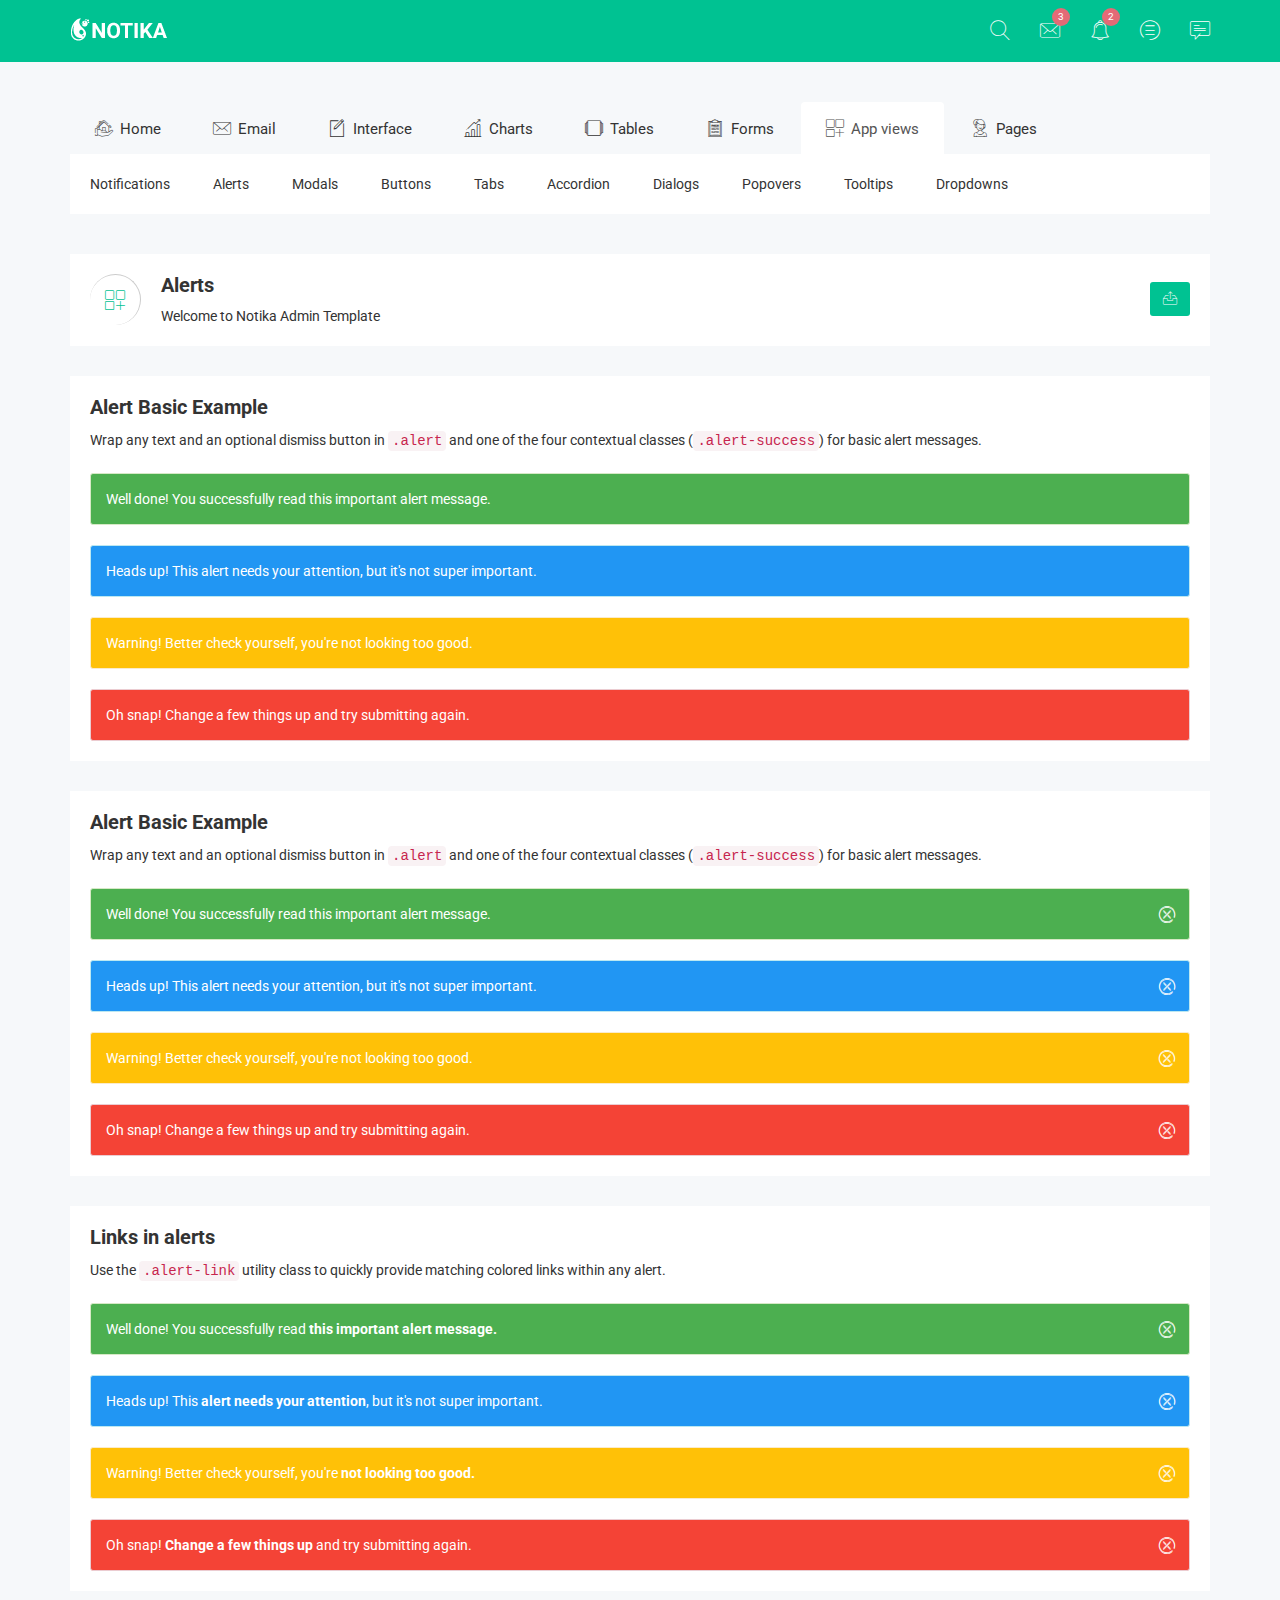
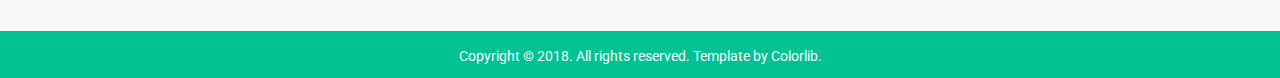
<file: public/admin_template/alert.html>
<!doctype html>
<html class="no-js" lang="">

<head>
    <meta charset="utf-8">
    <meta http-equiv="x-ua-compatible" content="ie=edge">
    <title>Alert | Notika - Notika Admin Template</title>
    <meta name="description" content="">
    <meta name="viewport" content="width=device-width, initial-scale=1">
    <!-- favicon
		============================================ -->
    <link rel="shortcut icon" type="image/x-icon" href="img/favicon.ico">
    <!-- Google Fonts
		============================================ -->
    <link href="https://fonts.googleapis.com/css?family=Roboto:100,300,400,700,900" rel="stylesheet">
    <!-- Bootstrap CSS
		============================================ -->
    <link rel="stylesheet" href="css/bootstrap.min.css">
    <!-- font awesome CSS
		============================================ -->
    <link rel="stylesheet" href="css/font-awesome.min.css">
    <!-- owl.carousel CSS
		============================================ -->
    <link rel="stylesheet" href="css/owl.carousel.css">
    <link rel="stylesheet" href="css/owl.theme.css">
    <link rel="stylesheet" href="css/owl.transitions.css">
    <!-- meanmenu CSS
		============================================ -->
    <link rel="stylesheet" href="css/meanmenu/meanmenu.min.css">
    <!-- animate CSS
		============================================ -->
    <link rel="stylesheet" href="css/animate.css">
    <!-- normalize CSS
		============================================ -->
    <link rel="stylesheet" href="css/normalize.css">
	<!-- wave CSS
		============================================ -->
    <link rel="stylesheet" href="css/wave/waves.min.css">
    <link rel="stylesheet" href="css/wave/button.css">
    <!-- mCustomScrollbar CSS
		============================================ -->
    <link rel="stylesheet" href="css/scrollbar/jquery.mCustomScrollbar.min.css">
    <!-- jvectormap CSS
		============================================ -->
    <link rel="stylesheet" href="css/jvectormap/jquery-jvectormap-2.0.3.css">
    <!-- Notika icon CSS
		============================================ -->
    <link rel="stylesheet" href="css/notika-custom-icon.css">
    <!-- main CSS
		============================================ -->
    <link rel="stylesheet" href="css/main.css">
    <!-- style CSS
		============================================ -->
    <link rel="stylesheet" href="style.css">
    <!-- responsive CSS
		============================================ -->
    <link rel="stylesheet" href="css/responsive.css">
    <!-- modernizr JS
		============================================ -->
    <script src="js/vendor/modernizr-2.8.3.min.js"></script>
</head>

<body>
    <!--[if lt IE 8]>
            <p class="browserupgrade">You are using an <strong>outdated</strong> browser. Please <a href="http://browsehappy.com/">upgrade your browser</a> to improve your experience.</p>
        <![endif]-->
    <!-- Start Header Top Area -->
    <div class="header-top-area">
        <div class="container">
            <div class="row">
                <div class="col-lg-4 col-md-4 col-sm-12 col-xs-12">
                    <div class="logo-area">
                        <a href="#"><img src="img/logo/logo.png" alt="" /></a>
                    </div>
                </div>
                <div class="col-lg-8 col-md-8 col-sm-12 col-xs-12">
                    <div class="header-top-menu">
                        <ul class="nav navbar-nav notika-top-nav">
                            <li class="nav-item dropdown">
                                <a href="#" data-toggle="dropdown" role="button" aria-expanded="false" class="nav-link dropdown-toggle"><span><i class="notika-icon notika-search"></i></span></a>
                                <div role="menu" class="dropdown-menu search-dd animated flipInX">
                                    <div class="search-input">
                                        <i class="notika-icon notika-left-arrow"></i>
                                        <input type="text" />
                                    </div>
                                </div>
                            </li>
                            <li class="nav-item dropdown">
                                <a href="#" data-toggle="dropdown" role="button" aria-expanded="false" class="nav-link dropdown-toggle"><span><i class="notika-icon notika-mail"></i></span></a>
                                <div role="menu" class="dropdown-menu message-dd animated zoomIn">
                                    <div class="hd-mg-tt">
                                        <h2>Messages</h2>
                                    </div>
                                    <div class="hd-message-info">
                                        <a href="#">
                                            <div class="hd-message-sn">
                                                <div class="hd-message-img">
                                                    <img src="img/post/1.jpg" alt="" />
                                                </div>
                                                <div class="hd-mg-ctn">
                                                    <h3>David Belle</h3>
                                                    <p>Cum sociis natoque penatibus et magnis dis parturient montes</p>
                                                </div>
                                            </div>
                                        </a>
                                        <a href="#">
                                            <div class="hd-message-sn">
                                                <div class="hd-message-img">
                                                    <img src="img/post/2.jpg" alt="" />
                                                </div>
                                                <div class="hd-mg-ctn">
                                                    <h3>Jonathan Morris</h3>
                                                    <p>Cum sociis natoque penatibus et magnis dis parturient montes</p>
                                                </div>
                                            </div>
                                        </a>
                                        <a href="#">
                                            <div class="hd-message-sn">
                                                <div class="hd-message-img">
                                                    <img src="img/post/4.jpg" alt="" />
                                                </div>
                                                <div class="hd-mg-ctn">
                                                    <h3>Fredric Mitchell</h3>
                                                    <p>Cum sociis natoque penatibus et magnis dis parturient montes</p>
                                                </div>
                                            </div>
                                        </a>
                                        <a href="#">
                                            <div class="hd-message-sn">
                                                <div class="hd-message-img">
                                                    <img src="img/post/1.jpg" alt="" />
                                                </div>
                                                <div class="hd-mg-ctn">
                                                    <h3>David Belle</h3>
                                                    <p>Cum sociis natoque penatibus et magnis dis parturient montes</p>
                                                </div>
                                            </div>
                                        </a>
                                        <a href="#">
                                            <div class="hd-message-sn">
                                                <div class="hd-message-img">
                                                    <img src="img/post/2.jpg" alt="" />
                                                </div>
                                                <div class="hd-mg-ctn">
                                                    <h3>Glenn Jecobs</h3>
                                                    <p>Cum sociis natoque penatibus et magnis dis parturient montes</p>
                                                </div>
                                            </div>
                                        </a>
                                    </div>
                                    <div class="hd-mg-va">
                                        <a href="#">View All</a>
                                    </div>
                                </div>
                            </li>
                            <li class="nav-item nc-al"><a href="#" data-toggle="dropdown" role="button" aria-expanded="false" class="nav-link dropdown-toggle"><span><i class="notika-icon notika-alarm"></i></span><div class="spinner4 spinner-4"></div><div class="ntd-ctn"><span>3</span></div></a>
                                <div role="menu" class="dropdown-menu message-dd notification-dd animated zoomIn">
                                    <div class="hd-mg-tt">
                                        <h2>Notification</h2>
                                    </div>
                                    <div class="hd-message-info">
                                        <a href="#">
                                            <div class="hd-message-sn">
                                                <div class="hd-message-img">
                                                    <img src="img/post/1.jpg" alt="" />
                                                </div>
                                                <div class="hd-mg-ctn">
                                                    <h3>David Belle</h3>
                                                    <p>Cum sociis natoque penatibus et magnis dis parturient montes</p>
                                                </div>
                                            </div>
                                        </a>
                                        <a href="#">
                                            <div class="hd-message-sn">
                                                <div class="hd-message-img">
                                                    <img src="img/post/2.jpg" alt="" />
                                                </div>
                                                <div class="hd-mg-ctn">
                                                    <h3>Jonathan Morris</h3>
                                                    <p>Cum sociis natoque penatibus et magnis dis parturient montes</p>
                                                </div>
                                            </div>
                                        </a>
                                        <a href="#">
                                            <div class="hd-message-sn">
                                                <div class="hd-message-img">
                                                    <img src="img/post/4.jpg" alt="" />
                                                </div>
                                                <div class="hd-mg-ctn">
                                                    <h3>Fredric Mitchell</h3>
                                                    <p>Cum sociis natoque penatibus et magnis dis parturient montes</p>
                                                </div>
                                            </div>
                                        </a>
                                        <a href="#">
                                            <div class="hd-message-sn">
                                                <div class="hd-message-img">
                                                    <img src="img/post/1.jpg" alt="" />
                                                </div>
                                                <div class="hd-mg-ctn">
                                                    <h3>David Belle</h3>
                                                    <p>Cum sociis natoque penatibus et magnis dis parturient montes</p>
                                                </div>
                                            </div>
                                        </a>
                                        <a href="#">
                                            <div class="hd-message-sn">
                                                <div class="hd-message-img">
                                                    <img src="img/post/2.jpg" alt="" />
                                                </div>
                                                <div class="hd-mg-ctn">
                                                    <h3>Glenn Jecobs</h3>
                                                    <p>Cum sociis natoque penatibus et magnis dis parturient montes</p>
                                                </div>
                                            </div>
                                        </a>
                                    </div>
                                    <div class="hd-mg-va">
                                        <a href="#">View All</a>
                                    </div>
                                </div>
                            </li>
                            <li class="nav-item"><a href="#" data-toggle="dropdown" role="button" aria-expanded="false" class="nav-link dropdown-toggle"><span><i class="notika-icon notika-menus"></i></span><div class="spinner4 spinner-4"></div><div class="ntd-ctn"><span>2</span></div></a>
                                <div role="menu" class="dropdown-menu message-dd task-dd animated zoomIn">
                                    <div class="hd-mg-tt">
                                        <h2>Tasks</h2>
                                    </div>
                                    <div class="hd-message-info hd-task-info">
                                        <div class="skill">
                                            <div class="progress">
                                                <div class="lead-content">
                                                    <p>HTML5 Validation Report</p>
                                                </div>
                                                <div class="progress-bar wow fadeInLeft" data-progress="95%" style="width: 95%;" data-wow-duration="1.5s" data-wow-delay="1.2s"> <span>95%</span>
                                                </div>
                                            </div>
                                            <div class="progress">
                                                <div class="lead-content">
                                                    <p>Google Chrome Extension</p>
                                                </div>
                                                <div class="progress-bar wow fadeInLeft" data-progress="85%" style="width: 85%;" data-wow-duration="1.5s" data-wow-delay="1.2s"><span>85%</span> </div>
                                            </div>
                                            <div class="progress">
                                                <div class="lead-content">
                                                    <p>Social Internet Projects</p>
                                                </div>
                                                <div class="progress-bar wow fadeInLeft" data-progress="75%" style="width: 75%;" data-wow-duration="1.5s" data-wow-delay="1.2s"><span>75%</span> </div>
                                            </div>
                                            <div class="progress">
                                                <div class="lead-content">
                                                    <p>Bootstrap Admin Template</p>
                                                </div>
                                                <div class="progress-bar wow fadeInLeft" data-progress="65%" style="width: 65%;" data-wow-duration="1.5s" data-wow-delay="1.2s"><span>65%</span> </div>
                                            </div>
                                            <div class="progress progress-bt">
                                                <div class="lead-content">
                                                    <p>Youtube Client App</p>
                                                </div>
                                                <div class="progress-bar wow fadeInLeft" data-progress="55%" style="width: 55%;" data-wow-duration="1.5s" data-wow-delay="1.2s"><span>55%</span> </div>
                                            </div>
                                        </div>
                                    </div>
                                    <div class="hd-mg-va">
                                        <a href="#">View All</a>
                                    </div>
                                </div>
                            </li>
                            <li class="nav-item"><a href="#" data-toggle="dropdown" role="button" aria-expanded="false" class="nav-link dropdown-toggle"><span><i class="notika-icon notika-chat"></i></span></a>
                                <div role="menu" class="dropdown-menu message-dd chat-dd animated zoomIn">
                                    <div class="hd-mg-tt">
                                        <h2>Chat</h2>
                                    </div>
                                    <div class="search-people">
                                        <i class="notika-icon notika-left-arrow"></i>
                                        <input type="text" placeholder="Search People" />
                                    </div>
                                    <div class="hd-message-info">
                                        <a href="#">
                                            <div class="hd-message-sn">
                                                <div class="hd-message-img chat-img">
                                                    <img src="img/post/1.jpg" alt="" />
                                                    <div class="chat-avaible"><i class="notika-icon notika-dot"></i></div>
                                                </div>
                                                <div class="hd-mg-ctn">
                                                    <h3>David Belle</h3>
                                                    <p>Available</p>
                                                </div>
                                            </div>
                                        </a>
                                        <a href="#">
                                            <div class="hd-message-sn">
                                                <div class="hd-message-img chat-img">
                                                    <img src="img/post/2.jpg" alt="" />
                                                </div>
                                                <div class="hd-mg-ctn">
                                                    <h3>Jonathan Morris</h3>
                                                    <p>Last seen 3 hours ago</p>
                                                </div>
                                            </div>
                                        </a>
                                        <a href="#">
                                            <div class="hd-message-sn">
                                                <div class="hd-message-img chat-img">
                                                    <img src="img/post/4.jpg" alt="" />
                                                </div>
                                                <div class="hd-mg-ctn">
                                                    <h3>Fredric Mitchell</h3>
                                                    <p>Last seen 2 minutes ago</p>
                                                </div>
                                            </div>
                                        </a>
                                        <a href="#">
                                            <div class="hd-message-sn">
                                                <div class="hd-message-img chat-img">
                                                    <img src="img/post/1.jpg" alt="" />
                                                    <div class="chat-avaible"><i class="notika-icon notika-dot"></i></div>
                                                </div>
                                                <div class="hd-mg-ctn">
                                                    <h3>David Belle</h3>
                                                    <p>Available</p>
                                                </div>
                                            </div>
                                        </a>
                                        <a href="#">
                                            <div class="hd-message-sn">
                                                <div class="hd-message-img chat-img">
                                                    <img src="img/post/2.jpg" alt="" />
                                                    <div class="chat-avaible"><i class="notika-icon notika-dot"></i></div>
                                                </div>
                                                <div class="hd-mg-ctn">
                                                    <h3>Glenn Jecobs</h3>
                                                    <p>Available</p>
                                                </div>
                                            </div>
                                        </a>
                                    </div>
                                    <div class="hd-mg-va">
                                        <a href="#">View All</a>
                                    </div>
                                </div>
                            </li>
                        </ul>
                    </div>
                </div>
            </div>
        </div>
    </div>
    <!-- End Header Top Area -->
    <!-- Mobile Menu start -->
    <div class="mobile-menu-area">
        <div class="container">
            <div class="row">
                <div class="col-lg-12 col-md-12 col-sm-12 col-xs-12">
                    <div class="mobile-menu">
                        <nav id="dropdown">
                            <ul class="mobile-menu-nav">
                                <li><a data-toggle="collapse" data-target="#Charts" href="#">Home</a>
                                    <ul class="collapse dropdown-header-top">
                                        <li><a href="index.html">Dashboard One</a></li>
                                        <li><a href="index-2.html">Dashboard Two</a></li>
                                        <li><a href="index-3.html">Dashboard Three</a></li>
                                        <li><a href="index-4.html">Dashboard Four</a></li>
                                        <li><a href="analytics.html">Analytics</a></li>
                                        <li><a href="widgets.html">Widgets</a></li>
                                    </ul>
                                </li>
                                <li><a data-toggle="collapse" data-target="#demoevent" href="#">Email</a>
                                    <ul id="demoevent" class="collapse dropdown-header-top">
                                        <li><a href="inbox.html">Inbox</a></li>
                                        <li><a href="view-email.html">View Email</a></li>
                                        <li><a href="compose-email.html">Compose Email</a></li>
                                    </ul>
                                </li>
                                <li><a data-toggle="collapse" data-target="#democrou" href="#">Interface</a>
                                    <ul id="democrou" class="collapse dropdown-header-top">
                                        <li><a href="animations.html">Animations</a></li>
                                        <li><a href="google-map.html">Google Map</a></li>
                                        <li><a href="data-map.html">Data Maps</a></li>
                                        <li><a href="code-editor.html">Code Editor</a></li>
                                        <li><a href="image-cropper.html">Images Cropper</a></li>
                                        <li><a href="wizard.html">Wizard</a></li>
                                    </ul>
                                </li>
                                <li><a data-toggle="collapse" data-target="#demolibra" href="#">Charts</a>
                                    <ul id="demolibra" class="collapse dropdown-header-top">
                                        <li><a href="flot-charts.html">Flot Charts</a></li>
                                        <li><a href="bar-charts.html">Bar Charts</a></li>
                                        <li><a href="line-charts.html">Line Charts</a></li>
                                        <li><a href="area-charts.html">Area Charts</a></li>
                                    </ul>
                                </li>
                                <li><a data-toggle="collapse" data-target="#demodepart" href="#">Tables</a>
                                    <ul id="demodepart" class="collapse dropdown-header-top">
                                        <li><a href="normal-table.html">Normal Table</a></li>
                                        <li><a href="data-table.html">Data Table</a></li>
                                    </ul>
                                </li>
                                <li><a data-toggle="collapse" data-target="#demo" href="#">Forms</a>
                                    <ul id="demo" class="collapse dropdown-header-top">
                                        <li><a href="form-elements.html">Form Elements</a></li>
                                        <li><a href="form-components.html">Form Components</a></li>
                                        <li><a href="form-examples.html">Form Examples</a></li>
                                    </ul>
                                </li>
                                <li><a data-toggle="collapse" data-target="#Miscellaneousmob" href="#">App views</a>
                                    <ul id="Miscellaneousmob" class="collapse dropdown-header-top">
                                        <li><a href="notification.html">Notifications</a>
                                        </li>
                                        <li><a href="alert.html">Alerts</a>
                                        </li>
                                        <li><a href="modals.html">Modals</a>
                                        </li>
                                        <li><a href="buttons.html">Buttons</a>
                                        </li>
                                        <li><a href="tabs.html">Tabs</a>
                                        </li>
                                        <li><a href="accordion.html">Accordion</a>
                                        </li>
                                        <li><a href="dialog.html">Dialogs</a>
                                        </li>
                                        <li><a href="popovers.html">Popovers</a>
                                        </li>
                                        <li><a href="tooltips.html">Tooltips</a>
                                        </li>
                                        <li><a href="dropdown.html">Dropdowns</a>
                                        </li>
                                    </ul>
                                </li>
                                <li><a data-toggle="collapse" data-target="#Pagemob" href="#">Pages</a>
                                    <ul id="Pagemob" class="collapse dropdown-header-top">
                                        <li><a href="contact.html">Contact</a>
                                        </li>
                                        <li><a href="invoice.html">Invoice</a>
                                        </li>
                                        <li><a href="typography.html">Typography</a>
                                        </li>
                                        <li><a href="color.html">Color</a>
                                        </li>
                                        <li><a href="login-register.html">Login Register</a>
                                        </li>
                                        <li><a href="404.html">404 Page</a>
                                        </li>
                                    </ul>
                                </li>
                            </ul>
                        </nav>
                    </div>
                </div>
            </div>
        </div>
    </div>
    <!-- Mobile Menu end -->
    <!-- Main Menu area start-->
    <div class="main-menu-area mg-tb-40">
        <div class="container">
            <div class="row">
                <div class="col-lg-12 col-md-12 col-sm-12 col-xs-12">
                    <ul class="nav nav-tabs notika-menu-wrap menu-it-icon-pro">
                        <li><a data-toggle="tab" href="#Home"><i class="notika-icon notika-house"></i> Home</a>
                        </li>
                        <li><a data-toggle="tab" href="#mailbox"><i class="notika-icon notika-mail"></i> Email</a>
                        </li>
                        <li><a data-toggle="tab" href="#Interface"><i class="notika-icon notika-edit"></i> Interface</a>
                        </li>
                        <li><a data-toggle="tab" href="#Charts"><i class="notika-icon notika-bar-chart"></i> Charts</a>
                        </li>
                        <li><a data-toggle="tab" href="#Tables"><i class="notika-icon notika-windows"></i> Tables</a>
                        </li>
                        <li><a data-toggle="tab" href="#Forms"><i class="notika-icon notika-form"></i> Forms</a>
                        </li>
                        <li class="active"><a data-toggle="tab" href="#Appviews"><i class="notika-icon notika-app"></i> App views</a>
                        </li>
                        <li><a data-toggle="tab" href="#Page"><i class="notika-icon notika-support"></i> Pages</a>
                        </li>
                    </ul>
                    <div class="tab-content custom-menu-content">
                        <div id="Home" class="tab-pane in notika-tab-menu-bg animated flipInX">
                            <ul class="notika-main-menu-dropdown">
                                <li><a href="index.html">Dashboard One</a>
                                </li>
                                <li><a href="index-2.html">Dashboard Two</a>
                                </li>
                                <li><a href="index-3.html">Dashboard Three</a>
                                </li>
                                <li><a href="index-4.html">Dashboard Four</a>
                                </li>
                                <li><a href="analytics.html">Analytics</a>
                                </li>
                                <li><a href="widgets.html">Widgets</a>
                                </li>
                            </ul>
                        </div>
                        <div id="mailbox" class="tab-pane notika-tab-menu-bg animated flipInX">
                            <ul class="notika-main-menu-dropdown">
                                <li><a href="inbox.html">Inbox</a>
                                </li>
                                <li><a href="view-email.html">View Email</a>
                                </li>
                                <li><a href="compose-email.html">Compose Email</a>
                                </li>
                            </ul>
                        </div>
                        <div id="Interface" class="tab-pane notika-tab-menu-bg animated flipInX">
                            <ul class="notika-main-menu-dropdown">
                                <li><a href="animations.html">Animations</a>
                                </li>
                                <li><a href="google-map.html">Google Map</a>
                                </li>
                                <li><a href="data-map.html">Data Maps</a>
                                </li>
                                <li><a href="code-editor.html">Code Editor</a>
                                </li>
                                <li><a href="image-cropper.html">Images Cropper</a>
                                </li>
                                <li><a href="wizard.html">Wizard</a>
                                </li>
                            </ul>
                        </div>
                        <div id="Charts" class="tab-pane notika-tab-menu-bg animated flipInX">
                            <ul class="notika-main-menu-dropdown">
                                <li><a href="flot-charts.html">Flot Charts</a>
                                </li>
                                <li><a href="bar-charts.html">Bar Charts</a>
                                </li>
                                <li><a href="line-charts.html">Line Charts</a>
                                </li>
                                <li><a href="area-charts.html">Area Charts</a>
                                </li>
                            </ul>
                        </div>
                        <div id="Tables" class="tab-pane notika-tab-menu-bg animated flipInX">
                            <ul class="notika-main-menu-dropdown">
                                <li><a href="normal-table.html">Normal Table</a>
                                </li>
                                <li><a href="data-table.html">Data Table</a>
                                </li>
                            </ul>
                        </div>
                        <div id="Forms" class="tab-pane notika-tab-menu-bg animated flipInX">
                            <ul class="notika-main-menu-dropdown">
                                <li><a href="form-elements.html">Form Elements</a>
                                </li>
                                <li><a href="form-components.html">Form Components</a>
                                </li>
                                <li><a href="form-examples.html">Form Examples</a>
                                </li>
                            </ul>
                        </div>
                        <div id="Appviews" class="tab-pane active notika-tab-menu-bg animated flipInX">
                            <ul class="notika-main-menu-dropdown">
                                <li><a href="notification.html">Notifications</a>
                                </li>
                                <li><a href="alert.html">Alerts</a>
                                </li>
                                <li><a href="modals.html">Modals</a>
                                </li>
                                <li><a href="buttons.html">Buttons</a>
                                </li>
                                <li><a href="tabs.html">Tabs</a>
                                </li>
                                <li><a href="accordion.html">Accordion</a>
                                </li>
                                <li><a href="dialog.html">Dialogs</a>
                                </li>
                                <li><a href="popovers.html">Popovers</a>
                                </li>
                                <li><a href="tooltips.html">Tooltips</a>
                                </li>
                                <li><a href="dropdown.html">Dropdowns</a>
                                </li>
                            </ul>
                        </div>
                        <div id="Page" class="tab-pane notika-tab-menu-bg animated flipInX">
                            <ul class="notika-main-menu-dropdown">
                                <li><a href="contact.html">Contact</a>
                                </li>
                                <li><a href="invoice.html">Invoice</a>
                                </li>
                                <li><a href="typography.html">Typography</a>
                                </li>
                                <li><a href="color.html">Color</a>
                                </li>
                                <li><a href="login-register.html">Login Register</a>
                                </li>
                                <li><a href="404.html">404 Page</a>
                                </li>
                            </ul>
                        </div>
                    </div>
                </div>
            </div>
        </div>
    </div>
    <!-- Main Menu area End-->
	<!-- Breadcomb area Start-->
	<div class="breadcomb-area">
		<div class="container">
			<div class="row">
				<div class="col-lg-12 col-md-12 col-sm-12 col-xs-12">
					<div class="breadcomb-list">
						<div class="row">
							<div class="col-lg-6 col-md-6 col-sm-6 col-xs-12">
								<div class="breadcomb-wp">
									<div class="breadcomb-icon">
										<i class="notika-icon notika-app"></i>
									</div>
									<div class="breadcomb-ctn">
										<h2>Alerts</h2>
										<p>Welcome to Notika <span class="bread-ntd">Admin Template</span></p>
									</div>
								</div>
							</div>
							<div class="col-lg-6 col-md-6 col-sm-6 col-xs-3">
								<div class="breadcomb-report">
									<button data-toggle="tooltip" data-placement="left" title="Download Report" class="btn"><i class="notika-icon notika-sent"></i></button>
								</div>
							</div>
						</div>
					</div>
				</div>
			</div>
		</div>
	</div>
	<!-- Breadcomb area End-->
    <!-- Alert area start-->
    <div class="alert-area">
        <div class="container">
            <div class="row">
                <div class="col-lg-12 col-md-12 col-sm-12 col-xs-12">
                    <div class="alert-inner">
                        <div class="alert-hd">
                            <h2>Alert Basic Example</h2>
                            <p>Wrap any text and an optional dismiss button in <code>.alert</code> and one of the four contextual classes (<code>.alert-success</code>) for basic alert messages.</p>
                        </div>
                        <div class="alert-list">
                            <div class="alert alert-success" role="alert">Well done! You successfully read this important alert message.
                            </div>
                            <div class="alert alert-info" role="alert">Heads up! This alert needs your attention, but it's not super important.
                            </div>
                            <div class="alert alert-warning" role="alert">Warning! Better check yourself, you're not looking too good.
                            </div>
                            <div class="alert alert-danger alert-mg-b-0" role="alert">Oh snap! Change a few things up and try submitting again.
                            </div>
                        </div>
                    </div>
                </div>
            </div>
            <div class="row">
                <div class="col-lg-12 col-md-12 col-sm-12 col-xs-12">
                    <div class="alert-inner mg-t-30">
                        <div class="alert-hd">
                            <h2>Alert Basic Example</h2>
                            <p>Wrap any text and an optional dismiss button in <code>.alert</code> and one of the four contextual classes (<code>.alert-success</code>) for basic alert messages.</p>
                        </div>
                        <div class="alert-list">
                            <div class="alert alert-success alert-dismissible" role="alert">
                                <button type="button" class="close" data-dismiss="alert" aria-label="Close"><span aria-hidden="true"><i class="notika-icon notika-close"></i></span></button> Well done! You successfully read this important alert message.
                            </div>
                            <div class="alert alert-info alert-dismissible" role="alert">
                                <button type="button" class="close" data-dismiss="alert" aria-label="Close"><span aria-hidden="true"><i class="notika-icon notika-close"></i></span></button> Heads up! This alert needs your attention, but it's not super
                                important.
                            </div>
                            <div class="alert alert-warning alert-dismissible" role="alert">
                                <button type="button" class="close" data-dismiss="alert" aria-label="Close"><span aria-hidden="true"><i class="notika-icon notika-close"></i></span></button> Warning! Better check yourself, you're not looking too good.
                            </div>
                            <div class="alert alert-danger alert-dismissible alert-mg-b-0" role="alert">
                                <button type="button" class="close" data-dismiss="alert" aria-label="Close"><span aria-hidden="true"><i class="notika-icon notika-close"></i></span></button> Oh snap! Change a few things up and try submitting again.
                            </div>

                        </div>
                    </div>
                </div>
            </div>
            <div class="row">
                <div class="col-lg-12 col-md-12 col-sm-12 col-xs-12">
                    <div class="alert-inner mg-t-30">
                        <div class="alert-hd">
                            <h2>Links in alerts</h2>
                            <p>Use the <code>.alert-link</code> utility class to quickly provide matching colored links within any alert.</p>
                        </div>
                        <div class="alert-list">
                            <div class="alert alert-success alert-dismissible" role="alert">
                                <button type="button" class="close" data-dismiss="alert" aria-label="Close"><span aria-hidden="true"><i class="notika-icon notika-close"></i></span></button> Well done! You successfully read <a href="" class="alert-link">this important alert message.</a>
                            </div>
                            <div class="alert alert-info alert-dismissible" role="alert">
                                <button type="button" class="close" data-dismiss="alert" aria-label="Close"><span aria-hidden="true"><i class="notika-icon notika-close"></i></span></button> Heads up! This <a href="" class="alert-link">alert needs your attention</a>,
                                but it's not super important.
                            </div>
                            <div class="alert alert-warning alert-dismissible" role="alert">
                                <button type="button" class="close" data-dismiss="alert" aria-label="Close"><span aria-hidden="true"><i class="notika-icon notika-close"></i></span></button> Warning! Better check yourself, you're <a href="" class="alert-link">not looking too good.</a>
                            </div>
                            <div class="alert alert-danger alert-dismissible alert-mg-b-0" role="alert">
                                <button type="button" class="close" data-dismiss="alert" aria-label="Close"><span aria-hidden="true"><i class="notika-icon notika-close"></i></span></button> Oh snap! <a href="" class="alert-link">Change a few things up</a>                                and try submitting again.
                            </div>
                        </div>
                    </div>
                </div>
            </div>
        </div>
    </div>
    <!-- Alert area End-->
    <!-- Start Footer area-->
    <div class="footer-copyright-area">
        <div class="container">
            <div class="row">
                <div class="col-lg-12 col-md-12 col-sm-12 col-xs-12">
                    <div class="footer-copy-right">
                        <p>Copyright © 2018. All rights reserved. Template by <a href="https://colorlib.com">Colorlib</a>.</p>
                    </div>
                </div>
            </div>
        </div>
    </div>
    <!-- End Footer area-->
    <!-- jquery
		============================================ -->
    <script src="js/vendor/jquery-1.12.4.min.js"></script>
    <!-- bootstrap JS
		============================================ -->
    <script src="js/bootstrap.min.js"></script>
    <!-- wow JS
		============================================ -->
    <script src="js/wow.min.js"></script>
    <!-- price-slider JS
		============================================ -->
    <script src="js/jquery-price-slider.js"></script>
    <!-- owl.carousel JS
		============================================ -->
    <script src="js/owl.carousel.min.js"></script>
    <!-- scrollUp JS
		============================================ -->
    <script src="js/jquery.scrollUp.min.js"></script>
    <!-- meanmenu JS
		============================================ -->
    <script src="js/meanmenu/jquery.meanmenu.js"></script>
    <!-- counterup JS
		============================================ -->
    <script src="js/counterup/jquery.counterup.min.js"></script>
    <script src="js/counterup/waypoints.min.js"></script>
    <script src="js/counterup/counterup-active.js"></script>
    <!-- mCustomScrollbar JS
		============================================ -->
    <script src="js/scrollbar/jquery.mCustomScrollbar.concat.min.js"></script>
    <!-- sparkline JS
		============================================ -->
    <script src="js/sparkline/jquery.sparkline.min.js"></script>
    <script src="js/sparkline/sparkline-active.js"></script>
    <!-- flot JS
		============================================ -->
    <script src="js/flot/jquery.flot.js"></script>
    <script src="js/flot/jquery.flot.resize.js"></script>
    <script src="js/flot/flot-active.js"></script>
    <!-- knob JS
		============================================ -->
    <script src="js/knob/jquery.knob.js"></script>
    <script src="js/knob/jquery.appear.js"></script>
    <script src="js/knob/knob-active.js"></script>
    <!--  Chat JS
		============================================ -->
    <script src="js/chat/jquery.chat.js"></script>
    <!--  todo JS
		============================================ -->
    <script src="js/todo/jquery.todo.js"></script>
	<!--  wave JS
		============================================ -->
    <script src="js/wave/waves.min.js"></script>
    <script src="js/wave/wave-active.js"></script>
    <!-- plugins JS
		============================================ -->
    <script src="js/plugins.js"></script>
    <!-- main JS
		============================================ -->
    <script src="js/main.js"></script>
	<!-- tawk chat JS
		============================================ -->
    <script src="js/tawk-chat.js"></script>
</body>

</html>
</file>
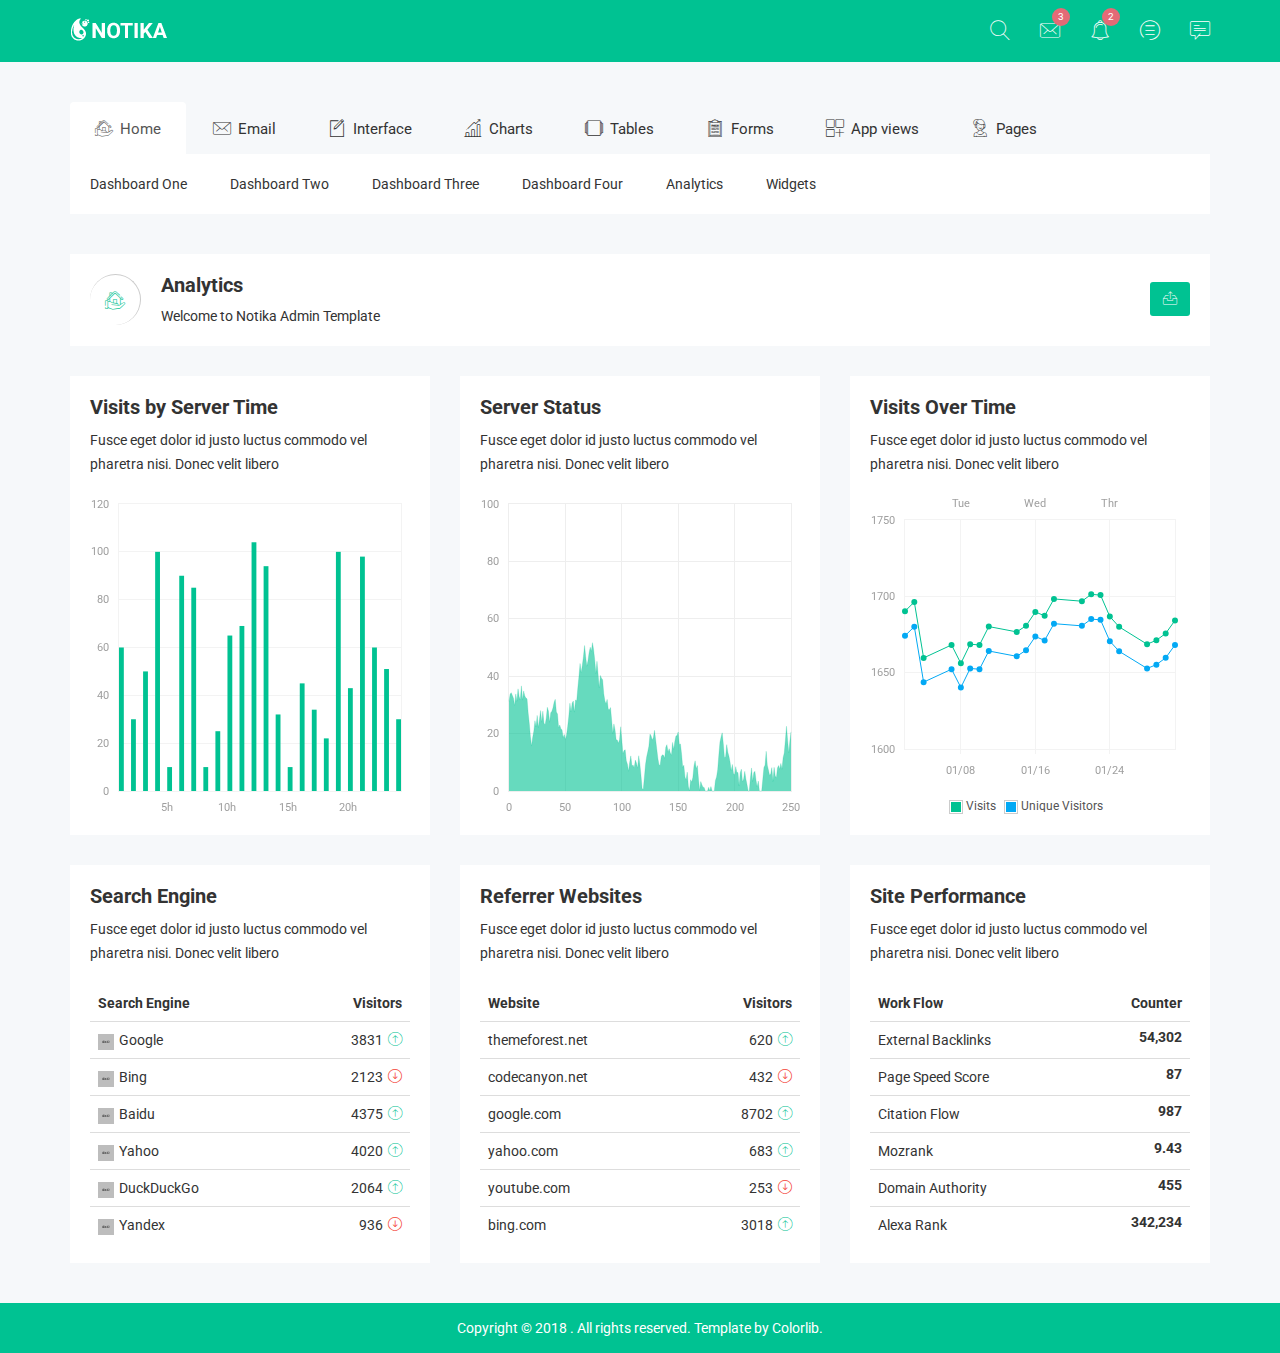
<file: public/admin_template/analytics.html>
<!doctype html>
<html class="no-js" lang="">

<head>
    <meta charset="utf-8">
    <meta http-equiv="x-ua-compatible" content="ie=edge">
    <title>Analytics | Notika - Notika Admin Template</title>
    <meta name="description" content="">
    <meta name="viewport" content="width=device-width, initial-scale=1">
    <!-- favicon
		============================================ -->
    <link rel="shortcut icon" type="image/x-icon" href="img/favicon.ico">
    <!-- Google Fonts
		============================================ -->
    <link href="https://fonts.googleapis.com/css?family=Roboto:100,300,400,700,900" rel="stylesheet">
    <!-- Bootstrap CSS
		============================================ -->
    <link rel="stylesheet" href="css/bootstrap.min.css">
    <!-- font awesome CSS
		============================================ -->
    <link rel="stylesheet" href="css/font-awesome.min.css">
    <!-- owl.carousel CSS
		============================================ -->
    <link rel="stylesheet" href="css/owl.carousel.css">
    <link rel="stylesheet" href="css/owl.theme.css">
    <link rel="stylesheet" href="css/owl.transitions.css">
    <!-- meanmenu CSS
		============================================ -->
    <link rel="stylesheet" href="css/meanmenu/meanmenu.min.css">
    <!-- Notika icon CSS
		============================================ -->
    <link rel="stylesheet" href="css/notika-custom-icon.css">
    <!-- mCustomScrollbar CSS
		============================================ -->
    <link rel="stylesheet" href="css/scrollbar/jquery.mCustomScrollbar.min.css">
    <!-- animate CSS
		============================================ -->
    <link rel="stylesheet" href="css/animate.css">
    <!-- normalize CSS
		============================================ -->
    <link rel="stylesheet" href="css/normalize.css">
	<!-- wave CSS
		============================================ -->
    <link rel="stylesheet" href="css/wave/waves.min.css">
    <link rel="stylesheet" href="css/wave/button.css">
    <!-- main CSS
		============================================ -->
    <link rel="stylesheet" href="css/main.css">
    <!-- style CSS
		============================================ -->
    <link rel="stylesheet" href="style.css">
    <!-- responsive CSS
		============================================ -->
    <link rel="stylesheet" href="css/responsive.css">
    <!-- modernizr JS
		============================================ -->
    <script src="js/vendor/modernizr-2.8.3.min.js"></script>
</head>

<body>
    <!--[if lt IE 8]>
            <p class="browserupgrade">You are using an <strong>outdated</strong> browser. Please <a href="http://browsehappy.com/">upgrade your browser</a> to improve your experience.</p>
        <![endif]-->
    <!-- Start Header Top Area -->
    <div class="header-top-area">
        <div class="container">
            <div class="row">
                <div class="col-lg-4 col-md-4 col-sm-12 col-xs-12">
                    <div class="logo-area">
                        <a href="#"><img src="img/logo/logo.png" alt="" /></a>
                    </div>
                </div>
                <div class="col-lg-8 col-md-8 col-sm-12 col-xs-12">
                    <div class="header-top-menu">
                        <ul class="nav navbar-nav notika-top-nav">
                            <li class="nav-item dropdown">
                                <a href="#" data-toggle="dropdown" role="button" aria-expanded="false" class="nav-link dropdown-toggle"><span><i class="notika-icon notika-search"></i></span></a>
                                <div role="menu" class="dropdown-menu search-dd animated flipInX">
                                    <div class="search-input">
                                        <i class="notika-icon notika-left-arrow"></i>
                                        <input type="text" />
                                    </div>
                                </div>
                            </li>
                            <li class="nav-item dropdown">
                                <a href="#" data-toggle="dropdown" role="button" aria-expanded="false" class="nav-link dropdown-toggle"><span><i class="notika-icon notika-mail"></i></span></a>
                                <div role="menu" class="dropdown-menu message-dd animated zoomIn">
                                    <div class="hd-mg-tt">
                                        <h2>Messages</h2>
                                    </div>
                                    <div class="hd-message-info">
                                        <a href="#">
                                            <div class="hd-message-sn">
                                                <div class="hd-message-img">
                                                    <img src="img/post/1.jpg" alt="" />
                                                </div>
                                                <div class="hd-mg-ctn">
                                                    <h3>David Belle</h3>
                                                    <p>Cum sociis natoque penatibus et magnis dis parturient montes</p>
                                                </div>
                                            </div>
                                        </a>
                                        <a href="#">
                                            <div class="hd-message-sn">
                                                <div class="hd-message-img">
                                                    <img src="img/post/2.jpg" alt="" />
                                                </div>
                                                <div class="hd-mg-ctn">
                                                    <h3>Jonathan Morris</h3>
                                                    <p>Cum sociis natoque penatibus et magnis dis parturient montes</p>
                                                </div>
                                            </div>
                                        </a>
                                        <a href="#">
                                            <div class="hd-message-sn">
                                                <div class="hd-message-img">
                                                    <img src="img/post/4.jpg" alt="" />
                                                </div>
                                                <div class="hd-mg-ctn">
                                                    <h3>Fredric Mitchell</h3>
                                                    <p>Cum sociis natoque penatibus et magnis dis parturient montes</p>
                                                </div>
                                            </div>
                                        </a>
                                        <a href="#">
                                            <div class="hd-message-sn">
                                                <div class="hd-message-img">
                                                    <img src="img/post/1.jpg" alt="" />
                                                </div>
                                                <div class="hd-mg-ctn">
                                                    <h3>David Belle</h3>
                                                    <p>Cum sociis natoque penatibus et magnis dis parturient montes</p>
                                                </div>
                                            </div>
                                        </a>
                                        <a href="#">
                                            <div class="hd-message-sn">
                                                <div class="hd-message-img">
                                                    <img src="img/post/2.jpg" alt="" />
                                                </div>
                                                <div class="hd-mg-ctn">
                                                    <h3>Glenn Jecobs</h3>
                                                    <p>Cum sociis natoque penatibus et magnis dis parturient montes</p>
                                                </div>
                                            </div>
                                        </a>
                                    </div>
                                    <div class="hd-mg-va">
                                        <a href="#">View All</a>
                                    </div>
                                </div>
                            </li>
                            <li class="nav-item nc-al"><a href="#" data-toggle="dropdown" role="button" aria-expanded="false" class="nav-link dropdown-toggle"><span><i class="notika-icon notika-alarm"></i></span><div class="spinner4 spinner-4"></div><div class="ntd-ctn"><span>3</span></div></a>
                                <div role="menu" class="dropdown-menu message-dd notification-dd animated zoomIn">
                                    <div class="hd-mg-tt">
                                        <h2>Notification</h2>
                                    </div>
                                    <div class="hd-message-info">
                                        <a href="#">
                                            <div class="hd-message-sn">
                                                <div class="hd-message-img">
                                                    <img src="img/post/1.jpg" alt="" />
                                                </div>
                                                <div class="hd-mg-ctn">
                                                    <h3>David Belle</h3>
                                                    <p>Cum sociis natoque penatibus et magnis dis parturient montes</p>
                                                </div>
                                            </div>
                                        </a>
                                        <a href="#">
                                            <div class="hd-message-sn">
                                                <div class="hd-message-img">
                                                    <img src="img/post/2.jpg" alt="" />
                                                </div>
                                                <div class="hd-mg-ctn">
                                                    <h3>Jonathan Morris</h3>
                                                    <p>Cum sociis natoque penatibus et magnis dis parturient montes</p>
                                                </div>
                                            </div>
                                        </a>
                                        <a href="#">
                                            <div class="hd-message-sn">
                                                <div class="hd-message-img">
                                                    <img src="img/post/4.jpg" alt="" />
                                                </div>
                                                <div class="hd-mg-ctn">
                                                    <h3>Fredric Mitchell</h3>
                                                    <p>Cum sociis natoque penatibus et magnis dis parturient montes</p>
                                                </div>
                                            </div>
                                        </a>
                                        <a href="#">
                                            <div class="hd-message-sn">
                                                <div class="hd-message-img">
                                                    <img src="img/post/1.jpg" alt="" />
                                                </div>
                                                <div class="hd-mg-ctn">
                                                    <h3>David Belle</h3>
                                                    <p>Cum sociis natoque penatibus et magnis dis parturient montes</p>
                                                </div>
                                            </div>
                                        </a>
                                        <a href="#">
                                            <div class="hd-message-sn">
                                                <div class="hd-message-img">
                                                    <img src="img/post/2.jpg" alt="" />
                                                </div>
                                                <div class="hd-mg-ctn">
                                                    <h3>Glenn Jecobs</h3>
                                                    <p>Cum sociis natoque penatibus et magnis dis parturient montes</p>
                                                </div>
                                            </div>
                                        </a>
                                    </div>
                                    <div class="hd-mg-va">
                                        <a href="#">View All</a>
                                    </div>
                                </div>
                            </li>
                            <li class="nav-item"><a href="#" data-toggle="dropdown" role="button" aria-expanded="false" class="nav-link dropdown-toggle"><span><i class="notika-icon notika-menus"></i></span><div class="spinner4 spinner-4"></div><div class="ntd-ctn"><span>2</span></div></a>
                                <div role="menu" class="dropdown-menu message-dd task-dd animated zoomIn">
                                    <div class="hd-mg-tt">
                                        <h2>Tasks</h2>
                                    </div>
                                    <div class="hd-message-info hd-task-info">
                                        <div class="skill">
                                            <div class="progress">
                                                <div class="lead-content">
                                                    <p>HTML5 Validation Report</p>
                                                </div>
                                                <div class="progress-bar wow fadeInLeft" data-progress="95%" style="width: 95%;" data-wow-duration="1.5s" data-wow-delay="1.2s"> <span>95%</span>
                                                </div>
                                            </div>
                                            <div class="progress">
                                                <div class="lead-content">
                                                    <p>Google Chrome Extension</p>
                                                </div>
                                                <div class="progress-bar wow fadeInLeft" data-progress="85%" style="width: 85%;" data-wow-duration="1.5s" data-wow-delay="1.2s"><span>85%</span> </div>
                                            </div>
                                            <div class="progress">
                                                <div class="lead-content">
                                                    <p>Social Internet Projects</p>
                                                </div>
                                                <div class="progress-bar wow fadeInLeft" data-progress="75%" style="width: 75%;" data-wow-duration="1.5s" data-wow-delay="1.2s"><span>75%</span> </div>
                                            </div>
                                            <div class="progress">
                                                <div class="lead-content">
                                                    <p>Bootstrap Admin</p>
                                                </div>
                                                <div class="progress-bar wow fadeInLeft" data-progress="65%" style="width: 65%;" data-wow-duration="1.5s" data-wow-delay="1.2s"><span>65%</span> </div>
                                            </div>
                                            <div class="progress progress-bt">
                                                <div class="lead-content">
                                                    <p>Youtube App</p>
                                                </div>
                                                <div class="progress-bar wow fadeInLeft" data-progress="55%" style="width: 55%;" data-wow-duration="1.5s" data-wow-delay="1.2s"><span>55%</span> </div>
                                            </div>
                                        </div>
                                    </div>
                                    <div class="hd-mg-va">
                                        <a href="#">View All</a>
                                    </div>
                                </div>
                            </li>
                            <li class="nav-item"><a href="#" data-toggle="dropdown" role="button" aria-expanded="false" class="nav-link dropdown-toggle"><span><i class="notika-icon notika-chat"></i></span></a>
                                <div role="menu" class="dropdown-menu message-dd chat-dd animated zoomIn">
                                    <div class="hd-mg-tt">
                                        <h2>Chat</h2>
                                    </div>
                                    <div class="search-people">
                                        <i class="notika-icon notika-left-arrow"></i>
                                        <input type="text" placeholder="Search People" />
                                    </div>
                                    <div class="hd-message-info">
                                        <a href="#">
                                            <div class="hd-message-sn">
                                                <div class="hd-message-img chat-img">
                                                    <img src="img/post/1.jpg" alt="" />
                                                    <div class="chat-avaible"><i class="notika-icon notika-dot"></i></div>
                                                </div>
                                                <div class="hd-mg-ctn">
                                                    <h3>David Belle</h3>
                                                    <p>Available</p>
                                                </div>
                                            </div>
                                        </a>
                                        <a href="#">
                                            <div class="hd-message-sn">
                                                <div class="hd-message-img chat-img">
                                                    <img src="img/post/2.jpg" alt="" />
                                                </div>
                                                <div class="hd-mg-ctn">
                                                    <h3>Jonathan Morris</h3>
                                                    <p>Last seen 3 hours ago</p>
                                                </div>
                                            </div>
                                        </a>
                                        <a href="#">
                                            <div class="hd-message-sn">
                                                <div class="hd-message-img chat-img">
                                                    <img src="img/post/4.jpg" alt="" />
                                                </div>
                                                <div class="hd-mg-ctn">
                                                    <h3>Fredric Mitchell</h3>
                                                    <p>Last seen 2 minutes ago</p>
                                                </div>
                                            </div>
                                        </a>
                                        <a href="#">
                                            <div class="hd-message-sn">
                                                <div class="hd-message-img chat-img">
                                                    <img src="img/post/1.jpg" alt="" />
                                                    <div class="chat-avaible"><i class="notika-icon notika-dot"></i></div>
                                                </div>
                                                <div class="hd-mg-ctn">
                                                    <h3>David Belle</h3>
                                                    <p>Available</p>
                                                </div>
                                            </div>
                                        </a>
                                        <a href="#">
                                            <div class="hd-message-sn">
                                                <div class="hd-message-img chat-img">
                                                    <img src="img/post/2.jpg" alt="" />
                                                    <div class="chat-avaible"><i class="notika-icon notika-dot"></i></div>
                                                </div>
                                                <div class="hd-mg-ctn">
                                                    <h3>Glenn Jecobs</h3>
                                                    <p>Available</p>
                                                </div>
                                            </div>
                                        </a>
                                    </div>
                                    <div class="hd-mg-va">
                                        <a href="#">View All</a>
                                    </div>
                                </div>
                            </li>
                        </ul>
                    </div>
                </div>
            </div>
        </div>
    </div>
    <!-- End Header Top Area -->
    <!-- Mobile Menu start -->
    <div class="mobile-menu-area">
        <div class="container">
            <div class="row">
                <div class="col-lg-12 col-md-12 col-sm-12 col-xs-12">
                    <div class="mobile-menu">
                        <nav id="dropdown">
                            <ul class="mobile-menu-nav">
                                <li><a data-toggle="collapse" data-target="#Charts" href="#">Home</a>
                                    <ul class="collapse dropdown-header-top">
                                        <li><a href="index.html">Dashboard One</a></li>
                                        <li><a href="index-2.html">Dashboard Two</a></li>
                                        <li><a href="index-3.html">Dashboard Three</a></li>
                                        <li><a href="index-4.html">Dashboard Four</a></li>
                                        <li><a href="analytics.html">Analytics</a></li>
                                        <li><a href="widgets.html">Widgets</a></li>
                                    </ul>
                                </li>
                                <li><a data-toggle="collapse" data-target="#demoevent" href="#">Email</a>
                                    <ul id="demoevent" class="collapse dropdown-header-top">
                                        <li><a href="inbox.html">Inbox</a></li>
                                        <li><a href="view-email.html">View Email</a></li>
                                        <li><a href="compose-email.html">Compose Email</a></li>
                                    </ul>
                                </li>
                                <li><a data-toggle="collapse" data-target="#democrou" href="#">Interface</a>
                                    <ul id="democrou" class="collapse dropdown-header-top">
                                        <li><a href="animations.html">Animations</a></li>
                                        <li><a href="google-map.html">Google Map</a></li>
                                        <li><a href="data-map.html">Data Maps</a></li>
                                        <li><a href="code-editor.html">Code Editor</a></li>
                                        <li><a href="image-cropper.html">Images Cropper</a></li>
                                        <li><a href="wizard.html">Wizard</a></li>
                                    </ul>
                                </li>
                                <li><a data-toggle="collapse" data-target="#demolibra" href="#">Charts</a>
                                    <ul id="demolibra" class="collapse dropdown-header-top">
                                        <li><a href="flot-charts.html">Flot Charts</a></li>
                                        <li><a href="bar-charts.html">Bar Charts</a></li>
                                        <li><a href="line-charts.html">Line Charts</a></li>
                                        <li><a href="area-charts.html">Area Charts</a></li>
                                    </ul>
                                </li>
                                <li><a data-toggle="collapse" data-target="#demodepart" href="#">Tables</a>
                                    <ul id="demodepart" class="collapse dropdown-header-top">
                                        <li><a href="normal-table.html">Normal Table</a></li>
                                        <li><a href="data-table.html">Data Table</a></li>
                                    </ul>
                                </li>
                                <li><a data-toggle="collapse" data-target="#demo" href="#">Forms</a>
                                    <ul id="demo" class="collapse dropdown-header-top">
                                        <li><a href="form-elements.html">Form Elements</a></li>
                                        <li><a href="form-components.html">Form Components</a></li>
                                        <li><a href="form-examples.html">Form Examples</a></li>
                                    </ul>
                                </li>
                                <li><a data-toggle="collapse" data-target="#Miscellaneousmob" href="#">App views</a>
                                    <ul id="Miscellaneousmob" class="collapse dropdown-header-top">
                                        <li><a href="notification.html">Notifications</a>
                                        </li>
                                        <li><a href="alert.html">Alerts</a>
                                        </li>
                                        <li><a href="modals.html">Modals</a>
                                        </li>
                                        <li><a href="buttons.html">Buttons</a>
                                        </li>
                                        <li><a href="tabs.html">Tabs</a>
                                        </li>
                                        <li><a href="accordion.html">Accordion</a>
                                        </li>
                                        <li><a href="dialog.html">Dialogs</a>
                                        </li>
                                        <li><a href="popovers.html">Popovers</a>
                                        </li>
                                        <li><a href="tooltips.html">Tooltips</a>
                                        </li>
                                        <li><a href="dropdown.html">Dropdowns</a>
                                        </li>
                                    </ul>
                                </li>
                                <li><a data-toggle="collapse" data-target="#Pagemob" href="#">Pages</a>
                                    <ul id="Pagemob" class="collapse dropdown-header-top">
                                        <li><a href="contact.html">Contact</a>
                                        </li>
                                        <li><a href="invoice.html">Invoice</a>
                                        </li>
                                        <li><a href="typography.html">Typography</a>
                                        </li>
                                        <li><a href="color.html">Color</a>
                                        </li>
                                        <li><a href="login-register.html">Login Register</a>
                                        </li>
                                        <li><a href="404.html">404 Page</a>
                                        </li>
                                    </ul>
                                </li>
                            </ul>
                        </nav>
                    </div>
                </div>
            </div>
        </div>
    </div>
    <!-- Mobile Menu end -->
    <!-- Main Menu area start-->
    <div class="main-menu-area mg-tb-40">
        <div class="container">
            <div class="row">
                <div class="col-lg-12 col-md-12 col-sm-12 col-xs-12">
                    <ul class="nav nav-tabs notika-menu-wrap menu-it-icon-pro">
                        <li class="active"><a data-toggle="tab" href="#Home"><i class="notika-icon notika-house"></i> Home</a>
                        </li>
                        <li><a data-toggle="tab" href="#mailbox"><i class="notika-icon notika-mail"></i> Email</a>
                        </li>
                        <li><a data-toggle="tab" href="#Interface"><i class="notika-icon notika-edit"></i> Interface</a>
                        </li>
                        <li><a data-toggle="tab" href="#Charts"><i class="notika-icon notika-bar-chart"></i> Charts</a>
                        </li>
                        <li><a data-toggle="tab" href="#Tables"><i class="notika-icon notika-windows"></i> Tables</a>
                        </li>
                        <li><a data-toggle="tab" href="#Forms"><i class="notika-icon notika-form"></i> Forms</a>
                        </li>
                        <li><a data-toggle="tab" href="#Appviews"><i class="notika-icon notika-app"></i> App views</a>
                        </li>
                        <li><a data-toggle="tab" href="#Page"><i class="notika-icon notika-support"></i> Pages</a>
                        </li>
                    </ul>
                    <div class="tab-content custom-menu-content">
                        <div id="Home" class="tab-pane in active notika-tab-menu-bg animated flipInX">
                            <ul class="notika-main-menu-dropdown">
                                <li><a href="index.html">Dashboard One</a>
                                </li>
                                <li><a href="index-2.html">Dashboard Two</a>
                                </li>
                                <li><a href="index-3.html">Dashboard Three</a>
                                </li>
                                <li><a href="index-4.html">Dashboard Four</a>
                                </li>
                                <li><a href="analytics.html">Analytics</a>
                                </li>
                                <li><a href="widgets.html">Widgets</a>
                                </li>
                            </ul>
                        </div>
                        <div id="mailbox" class="tab-pane notika-tab-menu-bg animated flipInX">
                            <ul class="notika-main-menu-dropdown">
                                <li><a href="inbox.html">Inbox</a>
                                </li>
                                <li><a href="view-email.html">View Email</a>
                                </li>
                                <li><a href="compose-email.html">Compose Email</a>
                                </li>
                            </ul>
                        </div>
                        <div id="Interface" class="tab-pane notika-tab-menu-bg animated flipInX">
                            <ul class="notika-main-menu-dropdown">
                                <li><a href="animations.html">Animations</a>
                                </li>
                                <li><a href="google-map.html">Google Map</a>
                                </li>
                                <li><a href="data-map.html">Data Maps</a>
                                </li>
                                <li><a href="code-editor.html">Code Editor</a>
                                </li>
                                <li><a href="image-cropper.html">Images Cropper</a>
                                </li>
                                <li><a href="wizard.html">Wizard</a>
                                </li>
                            </ul>
                        </div>
                        <div id="Charts" class="tab-pane notika-tab-menu-bg animated flipInX">
                            <ul class="notika-main-menu-dropdown">
                                <li><a href="flot-charts.html">Flot Charts</a>
                                </li>
                                <li><a href="bar-charts.html">Bar Charts</a>
                                </li>
                                <li><a href="line-charts.html">Line Charts</a>
                                </li>
                                <li><a href="area-charts.html">Area Charts</a>
                                </li>
                            </ul>
                        </div>
                        <div id="Tables" class="tab-pane notika-tab-menu-bg animated flipInX">
                            <ul class="notika-main-menu-dropdown">
                                <li><a href="normal-table.html">Normal Table</a>
                                </li>
                                <li><a href="data-table.html">Data Table</a>
                                </li>
                            </ul>
                        </div>
                        <div id="Forms" class="tab-pane notika-tab-menu-bg animated flipInX">
                            <ul class="notika-main-menu-dropdown">
                                <li><a href="form-elements.html">Form Elements</a>
                                </li>
                                <li><a href="form-components.html">Form Components</a>
                                </li>
                                <li><a href="form-examples.html">Form Examples</a>
                                </li>
                            </ul>
                        </div>
                        <div id="Appviews" class="tab-pane notika-tab-menu-bg animated flipInX">
                            <ul class="notika-main-menu-dropdown">
                                <li><a href="notification.html">Notifications</a>
                                </li>
                                <li><a href="alert.html">Alerts</a>
                                </li>
                                <li><a href="modals.html">Modals</a>
                                </li>
                                <li><a href="buttons.html">Buttons</a>
                                </li>
                                <li><a href="tabs.html">Tabs</a>
                                </li>
                                <li><a href="accordion.html">Accordion</a>
                                </li>
                                <li><a href="dialog.html">Dialogs</a>
                                </li>
                                <li><a href="popovers.html">Popovers</a>
                                </li>
                                <li><a href="tooltips.html">Tooltips</a>
                                </li>
                                <li><a href="dropdown.html">Dropdowns</a>
                                </li>
                            </ul>
                        </div>
                        <div id="Page" class="tab-pane notika-tab-menu-bg animated flipInX">
                            <ul class="notika-main-menu-dropdown">
                                <li><a href="contact.html">Contact</a>
                                </li>
                                <li><a href="invoice.html">Invoice</a>
                                </li>
                                <li><a href="typography.html">Typography</a>
                                </li>
                                <li><a href="color.html">Color</a>
                                </li>
                                <li><a href="login-register.html">Login Register</a>
                                </li>
                                <li><a href="404.html">404 Page</a>
                                </li>
                            </ul>
                        </div>
                    </div>
                </div>
            </div>
        </div>
    </div>
    <!-- Main Menu area End-->
	<!-- Breadcomb area Start-->
	<div class="breadcomb-area">
		<div class="container">
			<div class="row">
				<div class="col-lg-12 col-md-12 col-sm-12 col-xs-12">
					<div class="breadcomb-list">
						<div class="row">
							<div class="col-lg-6 col-md-6 col-sm-6 col-xs-12">
								<div class="breadcomb-wp">
									<div class="breadcomb-icon">
										<i class="notika-icon notika-house"></i>
									</div>
									<div class="breadcomb-ctn">
										<h2>Analytics</h2>
										<p>Welcome to Notika <span class="bread-ntd">Admin Template</span></p>
									</div>
								</div>
							</div>
							<div class="col-lg-6 col-md-6 col-sm-6 col-xs-3">
								<div class="breadcomb-report">
									<button data-toggle="tooltip" data-placement="left" title="Download Report" class="btn"><i class="notika-icon notika-sent"></i></button>
								</div>
							</div>
						</div>
					</div>
				</div>
			</div>
		</div>
	</div>
	<!-- Breadcomb area End-->
    <!-- Server time start-->
    <div class="visitor-sv-tm-area">
        <div class="container">
            <div class="row">
                <div class="col-lg-4 col-md-6 col-sm-6 col-xs-12">
                    <div class="visitor-sv-tm-int">
                        <div class="contact-hd mg-bt-ant-inner">
                            <h2>Visits by Server Time</h2>
                            <p>Fusce eget dolor id justo luctus commodo vel pharetra nisi. Donec velit libero</p>
                        </div>
                        <div class="visitor-sv-tm-ch">
                            <div id="visit-server-time" class="flot-chart"></div>
                        </div>
                    </div>
                </div>
                <div class="col-lg-4 col-md-6 col-sm-6 col-xs-12">
                    <div class="visitor-sv-tm-int sm-res-mg-t-30">
                        <div class="contact-hd mg-bt-ant-inner server-sts-rgt">
                            <h2>Server Status</h2>
                            <p>Fusce eget dolor id justo luctus commodo vel pharetra nisi. Donec velit libero</p>
                        </div>
                        <div class="visitor-st-ch">
                            <div id="dynamic-chart" class="flot-chart widget-dynamic-chart ant-ctn-dyn"></div>
                        </div>
                    </div>
                </div>
                <div class="col-lg-4 col-md-6 col-sm-6 col-xs-12">
                    <div class="visitor-sv-tm-int sm-res-mg-t-30 tb-res-mg-t-30 tb-res-ds-n dk-res-ds">
                        <div class="contact-hd mg-bt-ant-inner">
                            <h2>Visits Over Time</h2>
                            <p>Fusce eget dolor id justo luctus commodo vel pharetra nisi. Donec velit libero</p>
                        </div>
                        <div class="visitor-st-ch visitor-ov-ct">
                            <div id="visit-over-time" class="flot-chart"></div>
                            <div class="flc-visits"></div>
                        </div>
                    </div>
                </div>
            </div>
        </div>
    </div>
    <!-- Server time End-->
    <!-- Search Engine Start-->
    <div class="search-engine-area mg-t-30">
        <div class="container">
            <div class="row">
                <div class="col-lg-4 col-md-6 col-sm-6 col-xs-12">
                    <div class="search-engine-int">
                        <div class="contact-hd search-hd-eg">
                            <h2>Search Engine</h2>
                            <p>Fusce eget dolor id justo luctus commodo vel pharetra nisi. Donec velit libero</p>
                        </div>
                        <div class="search-eg-table">
                            <table class="table">
                                <thead>
                                    <tr>
                                        <th>Search Engine</th>
                                        <th class="text-right">Visitors</th>
                                    </tr>
                                </thead>
                                <tbody>
                                    <tr>
                                        <td><img class="search-engine-img" src="img/search-engines/google.png" alt="">Google</td>
                                        <td class="text-right">3831 <i class="notika-icon notika-up-arrow"></i></td>
                                    </tr>
                                    <tr>
                                        <td><img class="search-engine-img" src="img/search-engines/bing.png" alt="">Bing</td>
                                        <td class="text-right">2123 <i class="notika-icon notika-down-arrow"></i></td>
                                    </tr>
                                    <tr>
                                        <td><img class="search-engine-img" src="img/search-engines/baidu.png" alt="">Baidu</td>
                                        <td class="text-right">4375 <i class="notika-icon notika-up-arrow"></i></td>
                                    </tr>
                                    <tr>
                                        <td><img class="search-engine-img" src="img/search-engines/yahoo.png" alt="">Yahoo</td>
                                        <td class="text-right">4020 <i class="notika-icon notika-up-arrow"></i></td>
                                    </tr>
                                    <tr>
                                        <td><img class="search-engine-img" src="img/search-engines/duckduckgo.png" alt="">DuckDuckGo</td>
                                        <td class="text-right">2064 <i class="notika-icon notika-up-arrow"></i></td>
                                    </tr>
                                    <tr>
                                        <td class="analysis-rd-mg"><img class="search-engine-img" src="img/search-engines/yandex.png" alt="">Yandex</td>
                                        <td class="text-right analysis-rd-mg">936 <i class="notika-icon notika-down-arrow"></i></td>
                                    </tr>
                                </tbody>
                            </table>
                        </div>
                    </div>
                </div>
                <div class="col-lg-4 col-md-6 col-sm-6 col-xs-12">
                    <div class="search-engine-int sm-res-mg-t-30 tb-res-mg-t-30 tb-res-mg-t-0">
                        <div class="contact-hd search-hd-eg">
                            <h2>Referrer Websites</h2>
                            <p>Fusce eget dolor id justo luctus commodo vel pharetra nisi. Donec velit libero</p>
                        </div>
                        <div class="search-eg-table">
                            <table class="table">
                                <thead>
                                    <tr>
                                        <th>Website</th>
                                        <th class="text-right">Visitors</th>
                                    </tr>
                                </thead>
                                <tbody>
                                    <tr>
                                        <td>themeforest.net</td>
                                        <td class="text-right">620 <i class="notika-icon notika-up-arrow"></i></td>
                                    </tr>
                                    <tr>
                                        <td>codecanyon.net</td>
                                        <td class="text-right">432 <i class="notika-icon notika-down-arrow"></i></td>
                                    </tr>
                                    <tr>
                                        <td>google.com</td>
                                        <td class="text-right">8702 <i class="notika-icon notika-up-arrow"></i></td>
                                    </tr>
                                    <tr>
                                        <td>yahoo.com</td>
                                        <td class="text-right">683 <i class="notika-icon notika-up-arrow"></i></td>
                                    </tr>
                                    <tr>
                                        <td>youtube.com</td>
                                        <td class="text-right">253 <i class="notika-icon notika-down-arrow"></i></td>
                                    </tr>
                                    <tr>
                                        <td class="analysis-rd-mg">bing.com</td>
                                        <td class="text-right analysis-rd-mg">3018 <i class="notika-icon notika-up-arrow"></i></td>
                                    </tr>
                                </tbody>
                            </table>
                        </div>
                    </div>
                </div>
                <div class="col-lg-4 col-md-6 col-sm-6 col-xs-12">
                    <div class="search-engine-int sm-res-mg-t-30 tb-res-mg-t-30 tb-res-ds-n dk-res-ds">
                        <div class="contact-hd search-hd-eg">
                            <h2>Site Performance</h2>
                            <p>Fusce eget dolor id justo luctus commodo vel pharetra nisi. Donec velit libero</p>
                        </div>
                        <div class="search-eg-table">
                            <table class="table">
                                <thead>
                                    <tr>
                                        <th>Work Flow</th>
                                        <th class="text-right">Counter</th>
                                    </tr>
                                </thead>
                                <tbody>
                                    <tr>
                                        <td>External Backlinks</td>
                                        <td class="text-right">
                                            <h4>54,302</h4>
                                        </td>
                                    </tr>
                                    <tr>
                                        <td>Page Speed Score</td>
                                        <td class="text-right">
                                            <h4>87</h4>
                                        </td>
                                    </tr>
                                    <tr>
                                        <td>Citation Flow</td>
                                        <td class="text-right">
                                            <h4>987</h4>
                                        </td>
                                    </tr>
                                    <tr>
                                        <td>Mozrank</td>
                                        <td class="text-right">
                                            <h4>9.43</h4>
                                        </td>
                                    </tr>
                                    <tr>
                                        <td>Domain Authority</td>
                                        <td class="text-right">
                                            <h4>455</h4>
                                        </td>
                                    </tr>
                                    <tr>
                                        <td class="analysis-rd-mg">Alexa Rank</td>
                                        <td class="text-right analysis-rd-mg">
                                            <h4>342,234</h4>
                                        </td>
                                    </tr>
                                </tbody>
                            </table>
                        </div>
                    </div>
                </div>
            </div>
        </div>
    </div>
    <!-- Search Engine End-->
    <!-- Start Footer area-->
    <div class="footer-copyright-area">
        <div class="container">
            <div class="row">
                <div class="col-lg-12 col-md-12 col-sm-12 col-xs-12">
                    <div class="footer-copy-right">
                        <p>Copyright © 2018
. All rights reserved. Template by <a href="https://colorlib.com">Colorlib</a>.</p>
                    </div>
                </div>
            </div>
        </div>
    </div>
    <!-- End Footer area-->
    <!-- jquery
		============================================ -->
    <script src="js/vendor/jquery-1.12.4.min.js"></script>
    <!-- bootstrap JS
		============================================ -->
    <script src="js/bootstrap.min.js"></script>
    <!-- wow JS
		============================================ -->
    <script src="js/wow.min.js"></script>
    <!-- price-slider JS
		============================================ -->
    <script src="js/jquery-price-slider.js"></script>
    <!-- owl.carousel JS
		============================================ -->
    <script src="js/owl.carousel.min.js"></script>
    <!-- scrollUp JS
		============================================ -->
    <script src="js/jquery.scrollUp.min.js"></script>
    <!-- meanmenu JS
		============================================ -->
    <script src="js/meanmenu/jquery.meanmenu.js"></script>
    <!-- counterup JS
		============================================ -->
    <script src="js/counterup/jquery.counterup.min.js"></script>
    <script src="js/counterup/waypoints.min.js"></script>
    <script src="js/counterup/counterup-active.js"></script>
    <!-- sparkline JS
		============================================ -->
    <script src="js/sparkline/jquery.sparkline.min.js"></script>
    <script src="js/sparkline/sparkline-active.js"></script>
    <!-- knob JS
		============================================ -->
    <script src="js/knob/jquery.knob.js"></script>
    <script src="js/knob/jquery.appear.js"></script>
    <script src="js/knob/knob-active.js"></script>
    <!-- mCustomScrollbar JS
		============================================ -->
    <script src="js/scrollbar/jquery.mCustomScrollbar.concat.min.js"></script>
    <!-- flot JS
		============================================ -->
    <script src="js/flot/jquery.flot.js"></script>
    <script src="js/flot/jquery.flot.resize.js"></script>
    <script src="js/flot/jquery.flot.time.js"></script>
    <script src="js/flot/jquery.flot.tooltip.min.js"></script>
    <script src="js/flot/analtic-flot-active.js"></script>
	<!--  wave JS
		============================================ -->
    <script src="js/wave/waves.min.js"></script>
    <script src="js/wave/wave-active.js"></script>
    <!-- plugins JS
		============================================ -->
    <script src="js/plugins.js"></script>
    <!-- main JS
		============================================ -->
    <script src="js/main.js"></script>
	<!-- tawk chat JS
		============================================ -->
    <script src="js/tawk-chat.js"></script>
</body>

</html>
</file>
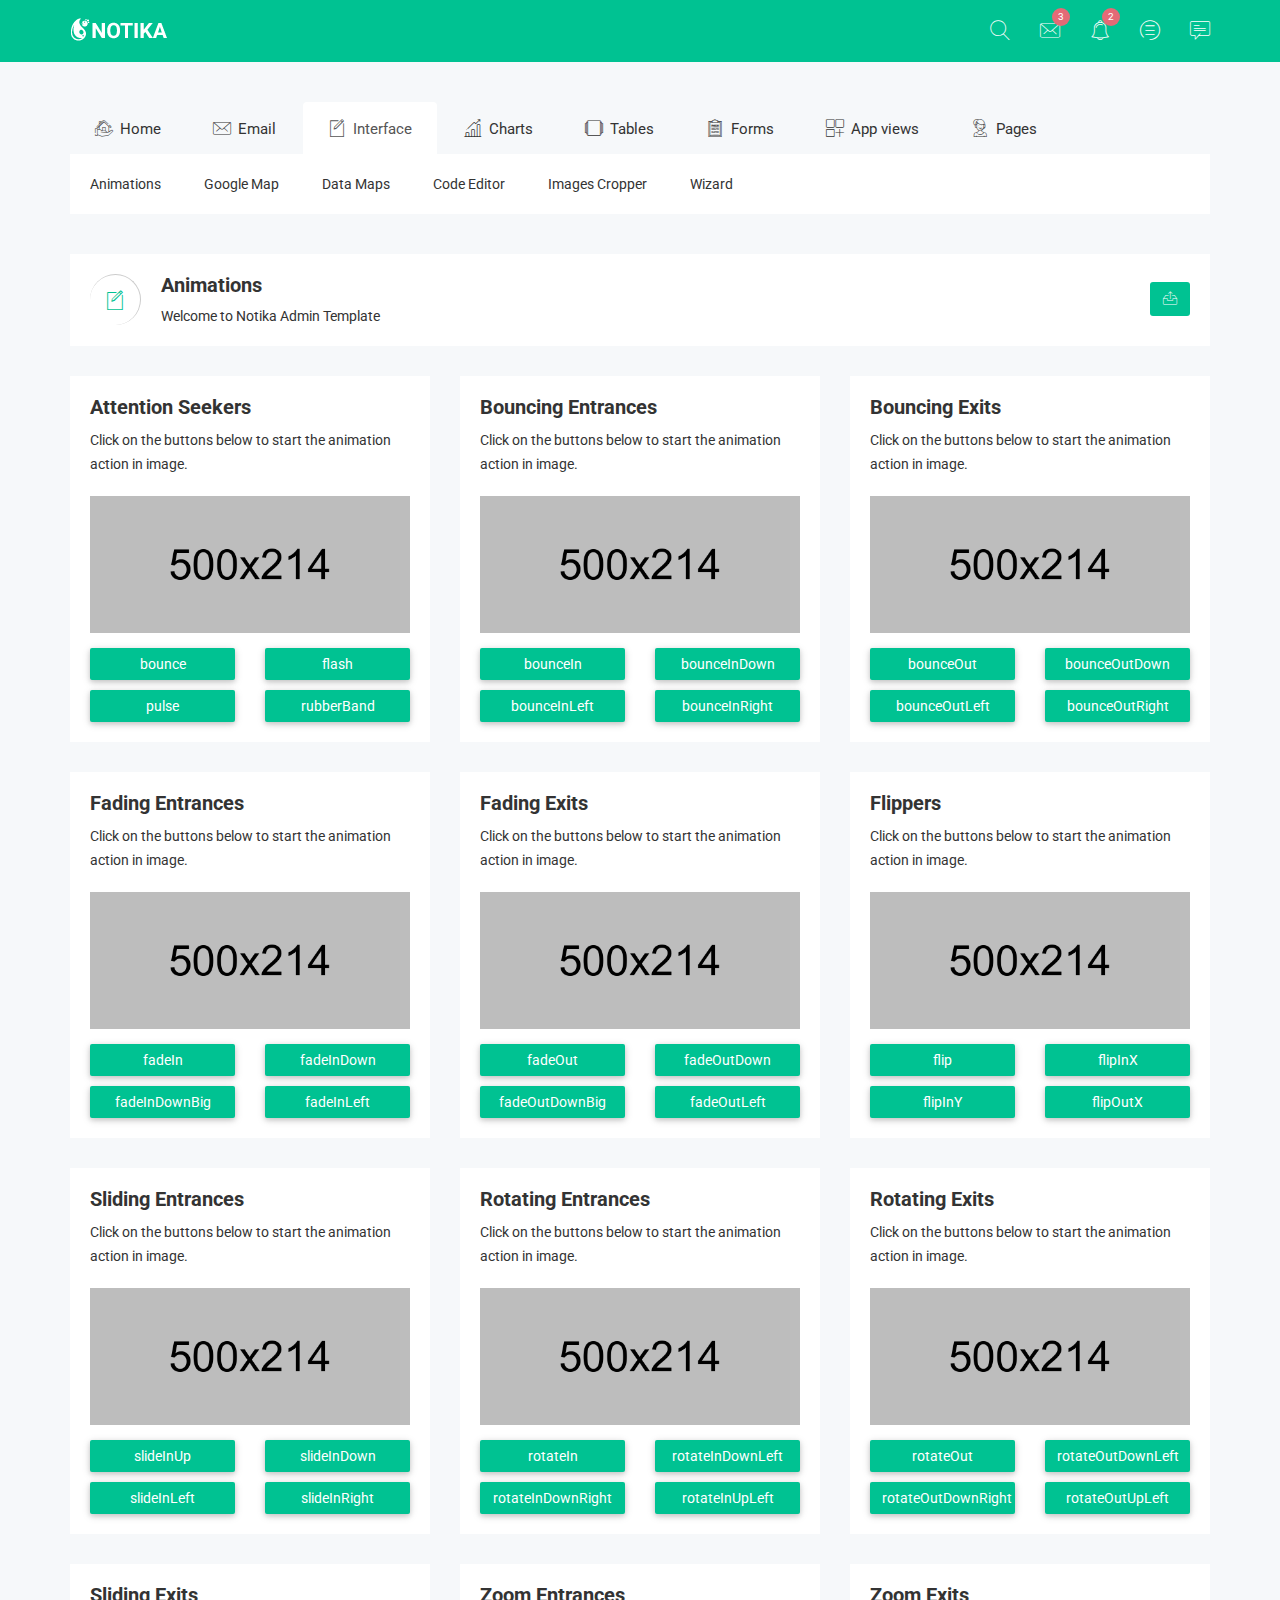
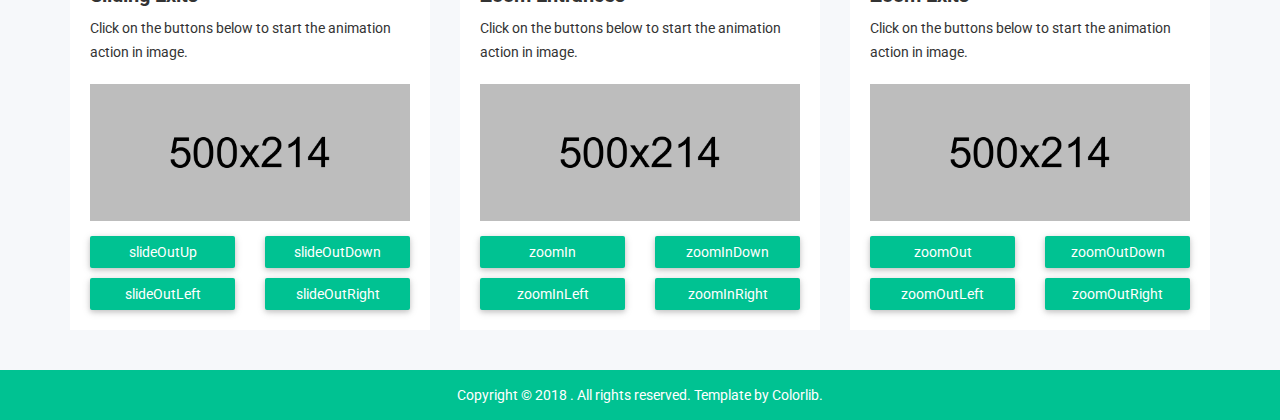
<file: public/admin_template/animations.html>
<!doctype html>
<html class="no-js" lang="en">

<head>
    <meta charset="utf-8">
    <meta http-equiv="x-ua-compatible" content="ie=edge">
    <title>Animations | Notika - Notika Admin Template</title>
    <meta name="description" content="">
    <meta name="viewport" content="width=device-width, initial-scale=1">
    <!-- favicon
		============================================ -->
    <link rel="shortcut icon" type="image/x-icon" href="img/favicon.ico">
    <!-- Google Fonts
		============================================ -->
    <link href="https://fonts.googleapis.com/css?family=Roboto:100,300,400,700,900" rel="stylesheet">
    <!-- Bootstrap CSS
		============================================ -->
    <link rel="stylesheet" href="css/bootstrap.min.css">
    <!-- font awesome CSS
		============================================ -->
    <link rel="stylesheet" href="css/font-awesome.min.css">
    <!-- owl.carousel CSS
		============================================ -->
    <link rel="stylesheet" href="css/owl.carousel.css">
    <link rel="stylesheet" href="css/owl.theme.css">
    <link rel="stylesheet" href="css/owl.transitions.css">
    <!-- meanmenu CSS
		============================================ -->
    <link rel="stylesheet" href="css/meanmenu/meanmenu.min.css">
    <!-- animate CSS
		============================================ -->
    <link rel="stylesheet" href="css/animate.css">
    <link rel="stylesheet" href="css/animation/animation-custom.css">
    <!-- normalize CSS
		============================================ -->
    <link rel="stylesheet" href="css/normalize.css">
    <!-- mCustomScrollbar CSS
		============================================ -->
    <link rel="stylesheet" href="css/scrollbar/jquery.mCustomScrollbar.min.css">
    <!-- Notika icon CSS
		============================================ -->
    <link rel="stylesheet" href="css/notika-custom-icon.css">
    <!-- wave CSS
		============================================ -->
    <link rel="stylesheet" href="css/wave/waves.min.css">
    <!-- main CSS
		============================================ -->
    <link rel="stylesheet" href="css/main.css">
    <!-- style CSS
		============================================ -->
    <link rel="stylesheet" href="style.css">
    <!-- responsive CSS
		============================================ -->
    <link rel="stylesheet" href="css/responsive.css">
    <!-- modernizr JS
		============================================ -->
    <script src="js/vendor/modernizr-2.8.3.min.js"></script>
</head>

<body>
    <!--[if lt IE 8]>
            <p class="browserupgrade">You are using an <strong>outdated</strong> browser. Please <a href="http://browsehappy.com/">upgrade your browser</a> to improve your experience.</p>
        <![endif]-->
    <!-- Start Header Top Area -->
    <div class="header-top-area">
        <div class="container">
            <div class="row">
                <div class="col-lg-4 col-md-4 col-sm-12 col-xs-12">
                    <div class="logo-area">
                        <a href="#"><img src="img/logo/logo.png" alt="" /></a>
                    </div>
                </div>
                <div class="col-lg-8 col-md-8 col-sm-12 col-xs-12">
                    <div class="header-top-menu">
                        <ul class="nav navbar-nav notika-top-nav">
                            <li class="nav-item dropdown">
                                <a href="#" data-toggle="dropdown" role="button" aria-expanded="false" class="nav-link dropdown-toggle"><span><i class="notika-icon notika-search"></i></span></a>
                                <div role="menu" class="dropdown-menu search-dd animated flipInX">
                                    <div class="search-input">
                                        <i class="notika-icon notika-left-arrow"></i>
                                        <input type="text" />
                                    </div>
                                </div>
                            </li>
                            <li class="nav-item dropdown">
                                <a href="#" data-toggle="dropdown" role="button" aria-expanded="false" class="nav-link dropdown-toggle"><span><i class="notika-icon notika-mail"></i></span></a>
                                <div role="menu" class="dropdown-menu message-dd animated zoomIn">
                                    <div class="hd-mg-tt">
                                        <h2>Messages</h2>
                                    </div>
                                    <div class="hd-message-info">
                                        <a href="#">
                                            <div class="hd-message-sn">
                                                <div class="hd-message-img">
                                                    <img src="img/post/1.jpg" alt="" />
                                                </div>
                                                <div class="hd-mg-ctn">
                                                    <h3>David Belle</h3>
                                                    <p>Cum sociis natoque penatibus et magnis dis parturient montes</p>
                                                </div>
                                            </div>
                                        </a>
                                        <a href="#">
                                            <div class="hd-message-sn">
                                                <div class="hd-message-img">
                                                    <img src="img/post/2.jpg" alt="" />
                                                </div>
                                                <div class="hd-mg-ctn">
                                                    <h3>Jonathan Morris</h3>
                                                    <p>Cum sociis natoque penatibus et magnis dis parturient montes</p>
                                                </div>
                                            </div>
                                        </a>
                                        <a href="#">
                                            <div class="hd-message-sn">
                                                <div class="hd-message-img">
                                                    <img src="img/post/4.jpg" alt="" />
                                                </div>
                                                <div class="hd-mg-ctn">
                                                    <h3>Fredric Mitchell</h3>
                                                    <p>Cum sociis natoque penatibus et magnis dis parturient montes</p>
                                                </div>
                                            </div>
                                        </a>
                                        <a href="#">
                                            <div class="hd-message-sn">
                                                <div class="hd-message-img">
                                                    <img src="img/post/1.jpg" alt="" />
                                                </div>
                                                <div class="hd-mg-ctn">
                                                    <h3>David Belle</h3>
                                                    <p>Cum sociis natoque penatibus et magnis dis parturient montes</p>
                                                </div>
                                            </div>
                                        </a>
                                        <a href="#">
                                            <div class="hd-message-sn">
                                                <div class="hd-message-img">
                                                    <img src="img/post/2.jpg" alt="" />
                                                </div>
                                                <div class="hd-mg-ctn">
                                                    <h3>Glenn Jecobs</h3>
                                                    <p>Cum sociis natoque penatibus et magnis dis parturient montes</p>
                                                </div>
                                            </div>
                                        </a>
                                    </div>
                                    <div class="hd-mg-va">
                                        <a href="#">View All</a>
                                    </div>
                                </div>
                            </li>
                            <li class="nav-item nc-al"><a href="#" data-toggle="dropdown" role="button" aria-expanded="false" class="nav-link dropdown-toggle"><span><i class="notika-icon notika-alarm"></i></span><div class="spinner4 spinner-4"></div><div class="ntd-ctn"><span>3</span></div></a>
                                <div role="menu" class="dropdown-menu message-dd notification-dd animated zoomIn">
                                    <div class="hd-mg-tt">
                                        <h2>Notification</h2>
                                    </div>
                                    <div class="hd-message-info">
                                        <a href="#">
                                            <div class="hd-message-sn">
                                                <div class="hd-message-img">
                                                    <img src="img/post/1.jpg" alt="" />
                                                </div>
                                                <div class="hd-mg-ctn">
                                                    <h3>David Belle</h3>
                                                    <p>Cum sociis natoque penatibus et magnis dis parturient montes</p>
                                                </div>
                                            </div>
                                        </a>
                                        <a href="#">
                                            <div class="hd-message-sn">
                                                <div class="hd-message-img">
                                                    <img src="img/post/2.jpg" alt="" />
                                                </div>
                                                <div class="hd-mg-ctn">
                                                    <h3>Jonathan Morris</h3>
                                                    <p>Cum sociis natoque penatibus et magnis dis parturient montes</p>
                                                </div>
                                            </div>
                                        </a>
                                        <a href="#">
                                            <div class="hd-message-sn">
                                                <div class="hd-message-img">
                                                    <img src="img/post/4.jpg" alt="" />
                                                </div>
                                                <div class="hd-mg-ctn">
                                                    <h3>Fredric Mitchell</h3>
                                                    <p>Cum sociis natoque penatibus et magnis dis parturient montes</p>
                                                </div>
                                            </div>
                                        </a>
                                        <a href="#">
                                            <div class="hd-message-sn">
                                                <div class="hd-message-img">
                                                    <img src="img/post/1.jpg" alt="" />
                                                </div>
                                                <div class="hd-mg-ctn">
                                                    <h3>David Belle</h3>
                                                    <p>Cum sociis natoque penatibus et magnis dis parturient montes</p>
                                                </div>
                                            </div>
                                        </a>
                                        <a href="#">
                                            <div class="hd-message-sn">
                                                <div class="hd-message-img">
                                                    <img src="img/post/2.jpg" alt="" />
                                                </div>
                                                <div class="hd-mg-ctn">
                                                    <h3>Glenn Jecobs</h3>
                                                    <p>Cum sociis natoque penatibus et magnis dis parturient montes</p>
                                                </div>
                                            </div>
                                        </a>
                                    </div>
                                    <div class="hd-mg-va">
                                        <a href="#">View All</a>
                                    </div>
                                </div>
                            </li>
                            <li class="nav-item"><a href="#" data-toggle="dropdown" role="button" aria-expanded="false" class="nav-link dropdown-toggle"><span><i class="notika-icon notika-menus"></i></span><div class="spinner4 spinner-4"></div><div class="ntd-ctn"><span>2</span></div></a>
                                <div role="menu" class="dropdown-menu message-dd task-dd animated zoomIn">
                                    <div class="hd-mg-tt">
                                        <h2>Tasks</h2>
                                    </div>
                                    <div class="hd-message-info hd-task-info">
                                        <div class="skill">
                                            <div class="progress">
                                                <div class="lead-content">
                                                    <p>HTML5 Validation Report</p>
                                                </div>
                                                <div class="progress-bar wow fadeInLeft" data-progress="95%" style="width: 95%;" data-wow-duration="1.5s" data-wow-delay="1.2s"> <span>95%</span>
                                                </div>
                                            </div>
                                            <div class="progress">
                                                <div class="lead-content">
                                                    <p>Google Chrome Extension</p>
                                                </div>
                                                <div class="progress-bar wow fadeInLeft" data-progress="85%" style="width: 85%;" data-wow-duration="1.5s" data-wow-delay="1.2s"><span>85%</span> </div>
                                            </div>
                                            <div class="progress">
                                                <div class="lead-content">
                                                    <p>Social Internet Projects</p>
                                                </div>
                                                <div class="progress-bar wow fadeInLeft" data-progress="75%" style="width: 75%;" data-wow-duration="1.5s" data-wow-delay="1.2s"><span>75%</span> </div>
                                            </div>
                                            <div class="progress">
                                                <div class="lead-content">
                                                    <p>Bootstrap Admin</p>
                                                </div>
                                                <div class="progress-bar wow fadeInLeft" data-progress="65%" style="width: 65%;" data-wow-duration="1.5s" data-wow-delay="1.2s"><span>65%</span> </div>
                                            </div>
                                            <div class="progress progress-bt">
                                                <div class="lead-content">
                                                    <p>Youtube App</p>
                                                </div>
                                                <div class="progress-bar wow fadeInLeft" data-progress="55%" style="width: 55%;" data-wow-duration="1.5s" data-wow-delay="1.2s"><span>55%</span> </div>
                                            </div>
                                        </div>
                                    </div>
                                    <div class="hd-mg-va">
                                        <a href="#">View All</a>
                                    </div>
                                </div>
                            </li>
                            <li class="nav-item"><a href="#" data-toggle="dropdown" role="button" aria-expanded="false" class="nav-link dropdown-toggle"><span><i class="notika-icon notika-chat"></i></span></a>
                                <div role="menu" class="dropdown-menu message-dd chat-dd animated zoomIn">
                                    <div class="hd-mg-tt">
                                        <h2>Chat</h2>
                                    </div>
                                    <div class="search-people">
                                        <i class="notika-icon notika-left-arrow"></i>
                                        <input type="text" placeholder="Search People" />
                                    </div>
                                    <div class="hd-message-info">
                                        <a href="#">
                                            <div class="hd-message-sn">
                                                <div class="hd-message-img chat-img">
                                                    <img src="img/post/1.jpg" alt="" />
                                                    <div class="chat-avaible"><i class="notika-icon notika-dot"></i></div>
                                                </div>
                                                <div class="hd-mg-ctn">
                                                    <h3>David Belle</h3>
                                                    <p>Available</p>
                                                </div>
                                            </div>
                                        </a>
                                        <a href="#">
                                            <div class="hd-message-sn">
                                                <div class="hd-message-img chat-img">
                                                    <img src="img/post/2.jpg" alt="" />
                                                </div>
                                                <div class="hd-mg-ctn">
                                                    <h3>Jonathan Morris</h3>
                                                    <p>Last seen 3 hours ago</p>
                                                </div>
                                            </div>
                                        </a>
                                        <a href="#">
                                            <div class="hd-message-sn">
                                                <div class="hd-message-img chat-img">
                                                    <img src="img/post/4.jpg" alt="" />
                                                </div>
                                                <div class="hd-mg-ctn">
                                                    <h3>Fredric Mitchell</h3>
                                                    <p>Last seen 2 minutes ago</p>
                                                </div>
                                            </div>
                                        </a>
                                        <a href="#">
                                            <div class="hd-message-sn">
                                                <div class="hd-message-img chat-img">
                                                    <img src="img/post/1.jpg" alt="" />
                                                    <div class="chat-avaible"><i class="notika-icon notika-dot"></i></div>
                                                </div>
                                                <div class="hd-mg-ctn">
                                                    <h3>David Belle</h3>
                                                    <p>Available</p>
                                                </div>
                                            </div>
                                        </a>
                                        <a href="#">
                                            <div class="hd-message-sn">
                                                <div class="hd-message-img chat-img">
                                                    <img src="img/post/2.jpg" alt="" />
                                                    <div class="chat-avaible"><i class="notika-icon notika-dot"></i></div>
                                                </div>
                                                <div class="hd-mg-ctn">
                                                    <h3>Glenn Jecobs</h3>
                                                    <p>Available</p>
                                                </div>
                                            </div>
                                        </a>
                                    </div>
                                    <div class="hd-mg-va">
                                        <a href="#">View All</a>
                                    </div>
                                </div>
                            </li>
                        </ul>
                    </div>
                </div>
            </div>
        </div>
    </div>
    <!-- End Header Top Area -->
    <!-- Mobile Menu start -->
    <div class="mobile-menu-area">
        <div class="container">
            <div class="row">
                <div class="col-lg-12 col-md-12 col-sm-12 col-xs-12">
                    <div class="mobile-menu">
                        <nav id="dropdown">
                            <ul class="mobile-menu-nav">
                                <li><a data-toggle="collapse" data-target="#Charts" href="#">Home</a>
                                    <ul class="collapse dropdown-header-top">
                                        <li><a href="index.html">Dashboard One</a></li>
                                        <li><a href="index-2.html">Dashboard Two</a></li>
                                        <li><a href="index-3.html">Dashboard Three</a></li>
                                        <li><a href="index-4.html">Dashboard Four</a></li>
                                        <li><a href="analytics.html">Analytics</a></li>
                                        <li><a href="widgets.html">Widgets</a></li>
                                    </ul>
                                </li>
                                <li><a data-toggle="collapse" data-target="#demoevent" href="#">Email</a>
                                    <ul id="demoevent" class="collapse dropdown-header-top">
                                        <li><a href="inbox.html">Inbox</a></li>
                                        <li><a href="view-email.html">View Email</a></li>
                                        <li><a href="compose-email.html">Compose Email</a></li>
                                    </ul>
                                </li>
                                <li><a data-toggle="collapse" data-target="#democrou" href="#">Interface</a>
                                    <ul id="democrou" class="collapse dropdown-header-top">
                                        <li><a href="animations.html">Animations</a></li>
                                        <li><a href="google-map.html">Google Map</a></li>
                                        <li><a href="data-map.html">Data Maps</a></li>
                                        <li><a href="code-editor.html">Code Editor</a></li>
                                        <li><a href="image-cropper.html">Images Cropper</a></li>
                                        <li><a href="wizard.html">Wizard</a></li>
                                    </ul>
                                </li>
                                <li><a data-toggle="collapse" data-target="#demolibra" href="#">Charts</a>
                                    <ul id="demolibra" class="collapse dropdown-header-top">
                                        <li><a href="flot-charts.html">Flot Charts</a></li>
                                        <li><a href="bar-charts.html">Bar Charts</a></li>
                                        <li><a href="line-charts.html">Line Charts</a></li>
                                        <li><a href="area-charts.html">Area Charts</a></li>
                                    </ul>
                                </li>
                                <li><a data-toggle="collapse" data-target="#demodepart" href="#">Tables</a>
                                    <ul id="demodepart" class="collapse dropdown-header-top">
                                        <li><a href="normal-table.html">Normal Table</a></li>
                                        <li><a href="data-table.html">Data Table</a></li>
                                    </ul>
                                </li>
                                <li><a data-toggle="collapse" data-target="#demo" href="#">Forms</a>
                                    <ul id="demo" class="collapse dropdown-header-top">
                                        <li><a href="form-elements.html">Form Elements</a></li>
                                        <li><a href="form-components.html">Form Components</a></li>
                                        <li><a href="form-examples.html">Form Examples</a></li>
                                    </ul>
                                </li>
                                <li><a data-toggle="collapse" data-target="#Miscellaneousmob" href="#">App views</a>
                                    <ul id="Miscellaneousmob" class="collapse dropdown-header-top">
                                        <li><a href="notification.html">Notifications</a>
                                        </li>
                                        <li><a href="alert.html">Alerts</a>
                                        </li>
                                        <li><a href="modals.html">Modals</a>
                                        </li>
                                        <li><a href="buttons.html">Buttons</a>
                                        </li>
                                        <li><a href="tabs.html">Tabs</a>
                                        </li>
                                        <li><a href="accordion.html">Accordion</a>
                                        </li>
                                        <li><a href="dialog.html">Dialogs</a>
                                        </li>
                                        <li><a href="popovers.html">Popovers</a>
                                        </li>
                                        <li><a href="tooltips.html">Tooltips</a>
                                        </li>
                                        <li><a href="dropdown.html">Dropdowns</a>
                                        </li>
                                    </ul>
                                </li>
                                <li><a data-toggle="collapse" data-target="#Pagemob" href="#">Pages</a>
                                    <ul id="Pagemob" class="collapse dropdown-header-top">
                                        <li><a href="contact.html">Contact</a>
                                        </li>
                                        <li><a href="invoice.html">Invoice</a>
                                        </li>
                                        <li><a href="typography.html">Typography</a>
                                        </li>
                                        <li><a href="color.html">Color</a>
                                        </li>
                                        <li><a href="login-register.html">Login Register</a>
                                        </li>
                                        <li><a href="404.html">404 Page</a>
                                        </li>
                                    </ul>
                                </li>
                            </ul>
                        </nav>
                    </div>
                </div>
            </div>
        </div>
    </div>
    <!-- Mobile Menu end -->
    <!-- Main Menu area start-->
    <div class="main-menu-area mg-tb-40">
        <div class="container">
            <div class="row">
                <div class="col-lg-12 col-md-12 col-sm-12 col-xs-12">
                    <ul class="nav nav-tabs notika-menu-wrap menu-it-icon-pro">
                        <li><a data-toggle="tab" href="#Home"><i class="notika-icon notika-house"></i> Home</a>
                        </li>
                        <li><a data-toggle="tab" href="#mailbox"><i class="notika-icon notika-mail"></i> Email</a>
                        </li>
                        <li class="active"><a data-toggle="tab" href="#Interface"><i class="notika-icon notika-edit"></i> Interface</a>
                        </li>
                        <li><a data-toggle="tab" href="#Charts"><i class="notika-icon notika-bar-chart"></i> Charts</a>
                        </li>
                        <li><a data-toggle="tab" href="#Tables"><i class="notika-icon notika-windows"></i> Tables</a>
                        </li>
                        <li><a data-toggle="tab" href="#Forms"><i class="notika-icon notika-form"></i> Forms</a>
                        </li>
                        <li><a data-toggle="tab" href="#Appviews"><i class="notika-icon notika-app"></i> App views</a>
                        </li>
                        <li><a data-toggle="tab" href="#Page"><i class="notika-icon notika-support"></i> Pages</a>
                        </li>
                    </ul>
                    <div class="tab-content custom-menu-content">
                        <div id="Home" class="tab-pane in notika-tab-menu-bg animated flipInX">
                            <ul class="notika-main-menu-dropdown">
                                <li><a href="index.html">Dashboard One</a>
                                </li>
                                <li><a href="index-2.html">Dashboard Two</a>
                                </li>
                                <li><a href="index-3.html">Dashboard Three</a>
                                </li>
                                <li><a href="index-4.html">Dashboard Four</a>
                                </li>
                                <li><a href="analytics.html">Analytics</a>
                                </li>
                                <li><a href="widgets.html">Widgets</a>
                                </li>
                            </ul>
                        </div>
                        <div id="mailbox" class="tab-pane notika-tab-menu-bg animated flipInX">
                            <ul class="notika-main-menu-dropdown">
                                <li><a href="inbox.html">Inbox</a>
                                </li>
                                <li><a href="view-email.html">View Email</a>
                                </li>
                                <li><a href="compose-email.html">Compose Email</a>
                                </li>
                            </ul>
                        </div>
                        <div id="Interface" class="tab-pane active notika-tab-menu-bg animated flipInX">
                            <ul class="notika-main-menu-dropdown">
                                <li><a href="animations.html">Animations</a>
                                </li>
                                <li><a href="google-map.html">Google Map</a>
                                </li>
                                <li><a href="data-map.html">Data Maps</a>
                                </li>
                                <li><a href="code-editor.html">Code Editor</a>
                                </li>
                                <li><a href="image-cropper.html">Images Cropper</a>
                                </li>
                                <li><a href="wizard.html">Wizard</a>
                                </li>
                            </ul>
                        </div>
                        <div id="Charts" class="tab-pane notika-tab-menu-bg animated flipInX">
                            <ul class="notika-main-menu-dropdown">
                                <li><a href="flot-charts.html">Flot Charts</a>
                                </li>
                                <li><a href="bar-charts.html">Bar Charts</a>
                                </li>
                                <li><a href="line-charts.html">Line Charts</a>
                                </li>
                                <li><a href="area-charts.html">Area Charts</a>
                                </li>
                            </ul>
                        </div>
                        <div id="Tables" class="tab-pane notika-tab-menu-bg animated flipInX">
                            <ul class="notika-main-menu-dropdown">
                                <li><a href="normal-table.html">Normal Table</a>
                                </li>
                                <li><a href="data-table.html">Data Table</a>
                                </li>
                            </ul>
                        </div>
                        <div id="Forms" class="tab-pane notika-tab-menu-bg animated flipInX">
                            <ul class="notika-main-menu-dropdown">
                                <li><a href="form-elements.html">Form Elements</a>
                                </li>
                                <li><a href="form-components.html">Form Components</a>
                                </li>
                                <li><a href="form-examples.html">Form Examples</a>
                                </li>
                            </ul>
                        </div>
                        <div id="Appviews" class="tab-pane notika-tab-menu-bg animated flipInX">
                            <ul class="notika-main-menu-dropdown">
                                <li><a href="notification.html">Notifications</a>
                                </li>
                                <li><a href="alert.html">Alerts</a>
                                </li>
                                <li><a href="modals.html">Modals</a>
                                </li>
                                <li><a href="buttons.html">Buttons</a>
                                </li>
                                <li><a href="tabs.html">Tabs</a>
                                </li>
                                <li><a href="accordion.html">Accordion</a>
                                </li>
                                <li><a href="dialog.html">Dialogs</a>
                                </li>
                                <li><a href="popovers.html">Popovers</a>
                                </li>
                                <li><a href="tooltips.html">Tooltips</a>
                                </li>
                                <li><a href="dropdown.html">Dropdowns</a>
                                </li>
                            </ul>
                        </div>
                        <div id="Page" class="tab-pane notika-tab-menu-bg animated flipInX">
                            <ul class="notika-main-menu-dropdown">
                                <li><a href="contact.html">Contact</a>
                                </li>
                                <li><a href="invoice.html">Invoice</a>
                                </li>
                                <li><a href="typography.html">Typography</a>
                                </li>
                                <li><a href="color.html">Color</a>
                                </li>
                                <li><a href="login-register.html">Login Register</a>
                                </li>
                                <li><a href="404.html">404 Page</a>
                                </li>
                            </ul>
                        </div>
                    </div>
                </div>
            </div>
        </div>
    </div>
    <!-- Main Menu area End-->
	<!-- Breadcomb area Start-->
	<div class="breadcomb-area">
		<div class="container">
			<div class="row">
				<div class="col-lg-12 col-md-12 col-sm-12 col-xs-12">
					<div class="breadcomb-list">
						<div class="row">
							<div class="col-lg-6 col-md-6 col-sm-6 col-xs-12">
								<div class="breadcomb-wp">
									<div class="breadcomb-icon">
										<i class="notika-icon notika-edit"></i>
									</div>
									<div class="breadcomb-ctn">
										<h2>Animations</h2>
										<p>Welcome to Notika <span class="bread-ntd">Admin Template</span></p>
									</div>
								</div>
							</div>
							<div class="col-lg-6 col-md-6 col-sm-6 col-xs-3">
								<div class="breadcomb-report">
									<button data-toggle="tooltip" data-placement="left" title="Download Report" class="btn"><i class="notika-icon notika-sent"></i></button>
								</div>
							</div>
						</div>
					</div>
				</div>
			</div>
		</div>
	</div>
	<!-- Breadcomb area End-->
    <!-- Animateions area start-->
    <div class="animation-area">
        <div class="container">
            <div class="row">
                <div class="col-lg-4 col-md-4 col-sm-4 col-xs-12">
                    <div class="animation-single-int">
                        <div class="animation-ctn-hd">
                            <h2>Attention Seekers</h2>
                            <p>Click on the buttons below to start the animation action in image.</p>
                        </div>
                        <div class="animation-img mg-b-15">
                            <img class="animate-one" src="img/widgets/2.png" alt="" />
                        </div>
                        <div class="animation-action">
                            <div class="row">
                                <div class="col-lg-6">
                                    <div class="animation-btn">
                                        <button class="btn ant-nk-st bounce-ac">bounce</button>
                                    </div>
                                </div>
                                <div class="col-lg-6">
                                    <div class="animation-btn sm-res-mg-t-10 tb-res-mg-t-10 dk-res-mg-t-10">
                                        <button class="btn ant-nk-st flash-ac">flash</button>
                                    </div>
                                </div>
                            </div>
                            <div class="row mg-t-10">
                                <div class="col-lg-6">
                                    <div class="animation-btn">
                                        <button class="btn ant-nk-st pulse-ac">pulse</button>
                                    </div>
                                </div>
                                <div class="col-lg-6">
                                    <div class="animation-btn sm-res-mg-t-10 tb-res-mg-t-10 dk-res-mg-t-10">
                                        <button class="btn ant-nk-st rubberBand-ac">rubberBand</button>
                                    </div>
                                </div>
                            </div>
                        </div>
                    </div>
                </div>
                <div class="col-lg-4 col-md-4 col-sm-4 col-xs-12">
                    <div class="animation-single-int sm-res-mg-t-30">
                        <div class="animation-ctn-hd">
                            <h2>Bouncing Entrances</h2>
                            <p>Click on the buttons below to start the animation action in image.</p>
                        </div>
                        <div class="animation-img mg-b-15">
                            <img class="animate-two" src="img/widgets/4.png" alt="" />
                        </div>
                        <div class="animation-action">
                            <div class="row">
                                <div class="col-lg-6">
                                    <div class="animation-btn">
                                        <button class="btn ant-nk-st bounceIn-ac">bounceIn</button>
                                    </div>
                                </div>
                                <div class="col-lg-6">
                                    <div class="animation-btn sm-res-mg-t-10 tb-res-mg-t-10 dk-res-mg-t-10">
                                        <button class="btn ant-nk-st bounceInDown-ac">bounceInDown</button>
                                    </div>
                                </div>
                            </div>
                            <div class="row mg-t-10">
                                <div class="col-lg-6">
                                    <div class="animation-btn">
                                        <button class="btn ant-nk-st bounceInLeft-ac">bounceInLeft</button>
                                    </div>
                                </div>
                                <div class="col-lg-6">
                                    <div class="animation-btn sm-res-mg-t-10 tb-res-mg-t-10 dk-res-mg-t-10">
                                        <button class="btn ant-nk-st bounceInUp-ac">bounceInRight</button>
                                    </div>
                                </div>
                            </div>
                        </div>
                    </div>
                </div>
                <div class="col-lg-4 col-md-4 col-sm-4 col-xs-12">
                    <div class="animation-single-int sm-res-mg-t-30">
                        <div class="animation-ctn-hd">
                            <h2>Bouncing Exits</h2>
                            <p>Click on the buttons below to start the animation action in image.</p>
                        </div>
                        <div class="animation-img mg-b-15">
                            <img class="animate-three" src="img/widgets/6.png" alt="" />
                        </div>
                        <div class="animation-action">
                            <div class="row">
                                <div class="col-lg-6">
                                    <div class="animation-btn">
                                        <button class="btn ant-nk-st bounceOut-ac">bounceOut</button>
                                    </div>
                                </div>
                                <div class="col-lg-6">
                                    <div class="animation-btn sm-res-mg-t-10 tb-res-mg-t-10 dk-res-mg-t-10">
                                        <button class="btn ant-nk-st bounceOutDown-ac">bounceOutDown</button>
                                    </div>
                                </div>
                            </div>
                            <div class="row mg-t-10">
                                <div class="col-lg-6">
                                    <div class="animation-btn">
                                        <button class="btn ant-nk-st bounceOutLeft-ac">bounceOutLeft</button>
                                    </div>
                                </div>
                                <div class="col-lg-6">
                                    <div class="animation-btn sm-res-mg-t-10 tb-res-mg-t-10 dk-res-mg-t-10">
                                        <button class="btn ant-nk-st bounceOutRight-ac">bounceOutRight</button>
                                    </div>
                                </div>
                            </div>
                        </div>
                    </div>
                </div>
            </div>
            <div class="row">
                <div class="col-lg-4 col-md-4 col-sm-4 col-xs-12">
                    <div class="animation-single-int mg-t-30">
                        <div class="animation-ctn-hd">
                            <h2>Fading Entrances</h2>
                            <p>Click on the buttons below to start the animation action in image.</p>
                        </div>
                        <div class="animation-img mg-b-15">
                            <img class="animate-four" src="img/widgets/2.png" alt="" />
                        </div>
                        <div class="animation-action">
                            <div class="row">
                                <div class="col-lg-6">
                                    <div class="animation-btn">
                                        <button class="btn ant-nk-st fadeIn-ac">fadeIn</button>
                                    </div>
                                </div>
                                <div class="col-lg-6">
                                    <div class="animation-btn sm-res-mg-t-10 tb-res-mg-t-10 dk-res-mg-t-10">
                                        <button class="btn ant-nk-st fadeInDown-ac">fadeInDown</button>
                                    </div>
                                </div>
                            </div>
                            <div class="row mg-t-10">
                                <div class="col-lg-6">
                                    <div class="animation-btn">
                                        <button class="btn ant-nk-st fadeInDownBig-ac">fadeInDownBig</button>
                                    </div>
                                </div>
                                <div class="col-lg-6">
                                    <div class="animation-btn sm-res-mg-t-10 tb-res-mg-t-10 dk-res-mg-t-10">
                                        <button class="btn ant-nk-st fadeInLeft-ac">fadeInLeft</button>
                                    </div>
                                </div>
                            </div>
                        </div>
                    </div>
                </div>
                <div class="col-lg-4 col-md-4 col-sm-4 col-xs-12 mg-t-30">
                    <div class="animation-single-int">
                        <div class="animation-ctn-hd">
                            <h2>Fading Exits</h2>
                            <p>Click on the buttons below to start the animation action in image.</p>
                        </div>
                        <div class="animation-img mg-b-15">
                            <img class="animate-five" src="img/widgets/4.png" alt="" />
                        </div>
                        <div class="animation-action">
                            <div class="row">
                                <div class="col-lg-6">
                                    <div class="animation-btn">
                                        <button class="btn ant-nk-st fadeOut-ac">fadeOut</button>
                                    </div>
                                </div>
                                <div class="col-lg-6">
                                    <div class="animation-btn sm-res-mg-t-10 tb-res-mg-t-10 dk-res-mg-t-10">
                                        <button class="btn ant-nk-st fadeOutDown-ac">fadeOutDown</button>
                                    </div>
                                </div>
                            </div>
                            <div class="row mg-t-10">
                                <div class="col-lg-6">
                                    <div class="animation-btn">
                                        <button class="btn ant-nk-st fadeOutDownBig-ac">fadeOutDownBig</button>
                                    </div>
                                </div>
                                <div class="col-lg-6">
                                    <div class="animation-btn sm-res-mg-t-10 tb-res-mg-t-10 dk-res-mg-t-10">
                                        <button class="btn ant-nk-st fadeOutLeft-ac">fadeOutLeft</button>
                                    </div>
                                </div>
                            </div>
                        </div>
                    </div>
                </div>
                <div class="col-lg-4 col-md-4 col-sm-4 col-xs-12 mg-t-30">
                    <div class="animation-single-int">
                        <div class="animation-ctn-hd">
                            <h2>Flippers</h2>
                            <p>Click on the buttons below to start the animation action in image.</p>
                        </div>
                        <div class="animation-img mg-b-15">
                            <img class="animate-six" src="img/widgets/6.png" alt="" />
                        </div>
                        <div class="animation-action">
                            <div class="row">
                                <div class="col-lg-6">
                                    <div class="animation-btn">
                                        <button class="btn ant-nk-st flip-ac">flip</button>
                                    </div>
                                </div>
                                <div class="col-lg-6">
                                    <div class="animation-btn sm-res-mg-t-10 tb-res-mg-t-10 dk-res-mg-t-10">
                                        <button class="btn ant-nk-st flipInX-ac">flipInX</button>
                                    </div>
                                </div>
                            </div>
                            <div class="row mg-t-10">
                                <div class="col-lg-6">
                                    <div class="animation-btn">
                                        <button class="btn ant-nk-st flipInY-ac">flipInY</button>
                                    </div>
                                </div>
                                <div class="col-lg-6">
                                    <div class="animation-btn sm-res-mg-t-10 tb-res-mg-t-10 dk-res-mg-t-10">
                                        <button class="btn ant-nk-st flipOutX-ac">flipOutX</button>
                                    </div>
                                </div>
                            </div>
                        </div>
                    </div>
                </div>
            </div>
            <div class="row">
                <div class="col-lg-4 col-md-4 col-sm-4 col-xs-12">
                    <div class="animation-single-int mg-t-30">
                        <div class="animation-ctn-hd">
                            <h2>Sliding Entrances</h2>
                            <p>Click on the buttons below to start the animation action in image.</p>
                        </div>
                        <div class="animation-img mg-b-15">
                            <img class="animate-seven" src="img/widgets/2.png" alt="" />
                        </div>
                        <div class="animation-action">
                            <div class="row">
                                <div class="col-lg-6">
                                    <div class="animation-btn">
                                        <button class="btn ant-nk-st slideInUp-ac">slideInUp</button>
                                    </div>
                                </div>
                                <div class="col-lg-6">
                                    <div class="animation-btn sm-res-mg-t-10 tb-res-mg-t-10 dk-res-mg-t-10">
                                        <button class="btn ant-nk-st slideInDown-ac">slideInDown</button>
                                    </div>
                                </div>
                            </div>
                            <div class="row mg-t-10">
                                <div class="col-lg-6">
                                    <div class="animation-btn">
                                        <button class="btn ant-nk-st slideInLeft-ac">slideInLeft</button>
                                    </div>
                                </div>
                                <div class="col-lg-6">
                                    <div class="animation-btn sm-res-mg-t-10 tb-res-mg-t-10 dk-res-mg-t-10">
                                        <button class="btn ant-nk-st slideInRight-ac">slideInRight</button>
                                    </div>
                                </div>
                            </div>
                        </div>
                    </div>
                </div>
                <div class="col-lg-4 col-md-4 col-sm-4 col-xs-12 mg-t-30">
                    <div class="animation-single-int">
                        <div class="animation-ctn-hd">
                            <h2>Rotating Entrances</h2>
                            <p>Click on the buttons below to start the animation action in image.</p>
                        </div>
                        <div class="animation-img mg-b-15">
                            <img class="animate-eight" src="img/widgets/4.png" alt="" />
                        </div>
                        <div class="animation-action">
                            <div class="row">
                                <div class="col-lg-6">
                                    <div class="animation-btn">
                                        <button class="btn ant-nk-st rotateIn-ac">rotateIn</button>
                                    </div>
                                </div>
                                <div class="col-lg-6">
                                    <div class="animation-btn sm-res-mg-t-10 tb-res-mg-t-10 dk-res-mg-t-10">
                                        <button class="btn ant-nk-st rotateInDownLeft-ac">rotateInDownLeft</button>
                                    </div>
                                </div>
                            </div>
                            <div class="row mg-t-10">
                                <div class="col-lg-6">
                                    <div class="animation-btn">
                                        <button class="btn ant-nk-st rotateInDownRight-ac">rotateInDownRight</button>
                                    </div>
                                </div>
                                <div class="col-lg-6">
                                    <div class="animation-btn sm-res-mg-t-10 tb-res-mg-t-10 dk-res-mg-t-10">
                                        <button class="btn ant-nk-st rotateInUpLeft-ac">rotateInUpLeft</button>
                                    </div>
                                </div>
                            </div>
                        </div>
                    </div>
                </div>
                <div class="col-lg-4 col-md-4 col-sm-4 col-xs-12 mg-t-30">
                    <div class="animation-single-int">
                        <div class="animation-ctn-hd">
                            <h2>Rotating Exits</h2>
                            <p>Click on the buttons below to start the animation action in image.</p>
                        </div>
                        <div class="animation-img mg-b-15">
                            <img class="animate-nine" src="img/widgets/6.png" alt="" />
                        </div>
                        <div class="animation-action">
                            <div class="row">
                                <div class="col-lg-6">
                                    <div class="animation-btn">
                                        <button class="btn ant-nk-st rotateOut-ac">rotateOut</button>
                                    </div>
                                </div>
                                <div class="col-lg-6">
                                    <div class="animation-btn sm-res-mg-t-10 tb-res-mg-t-10 dk-res-mg-t-10">
                                        <button class="btn ant-nk-st rotateOutDownLeft-ac">rotateOutDownLeft</button>
                                    </div>
                                </div>
                            </div>
                            <div class="row mg-t-10">
                                <div class="col-lg-6">
                                    <div class="animation-btn">
                                        <button class="btn ant-nk-st rotateOutDownRight-ac">rotateOutDownRight</button>
                                    </div>
                                </div>
                                <div class="col-lg-6">
                                    <div class="animation-btn sm-res-mg-t-10 tb-res-mg-t-10 dk-res-mg-t-10">
                                        <button class="btn ant-nk-st rotateOutUpLeft-ac">rotateOutUpLeft</button>
                                    </div>
                                </div>
                            </div>
                        </div>
                    </div>
                </div>
            </div>
            <div class="row">
                <div class="col-lg-4 col-md-4 col-sm-4 col-xs-12">
                    <div class="animation-single-int mg-t-30">
                        <div class="animation-ctn-hd">
                            <h2>Sliding Exits</h2>
                            <p>Click on the buttons below to start the animation action in image.</p>
                        </div>
                        <div class="animation-img mg-b-15">
                            <img class="animate-ten" src="img/widgets/2.png" alt="" />
                        </div>
                        <div class="animation-action">
                            <div class="row">
                                <div class="col-lg-6">
                                    <div class="animation-btn">
                                        <button class="btn ant-nk-st slideOutUp-ac">slideOutUp</button>
                                    </div>
                                </div>
                                <div class="col-lg-6">
                                    <div class="animation-btn sm-res-mg-t-10 tb-res-mg-t-10 dk-res-mg-t-10">
                                        <button class="btn ant-nk-st slideOutDown-ac">slideOutDown</button>
                                    </div>
                                </div>
                            </div>
                            <div class="row mg-t-10">
                                <div class="col-lg-6">
                                    <div class="animation-btn">
                                        <button class="btn ant-nk-st slideOutLeft-ac">slideOutLeft</button>
                                    </div>
                                </div>
                                <div class="col-lg-6">
                                    <div class="animation-btn sm-res-mg-t-10 tb-res-mg-t-10 dk-res-mg-t-10">
                                        <button class="btn ant-nk-st slideOutRight-ac">slideOutRight</button>
                                    </div>
                                </div>
                            </div>
                        </div>
                    </div>
                </div>
                <div class="col-lg-4 col-md-4 col-sm-4 col-xs-12 mg-t-30">
                    <div class="animation-single-int">
                        <div class="animation-ctn-hd">
                            <h2>Zoom Entrances</h2>
                            <p>Click on the buttons below to start the animation action in image.</p>
                        </div>
                        <div class="animation-img mg-b-15">
                            <img class="animate-eleven" src="img/widgets/4.png" alt="" />
                        </div>
                        <div class="animation-action">
                            <div class="row">
                                <div class="col-lg-6">
                                    <div class="animation-btn">
                                        <button class="btn ant-nk-st zoomIn-ac">zoomIn</button>
                                    </div>
                                </div>
                                <div class="col-lg-6">
                                    <div class="animation-btn sm-res-mg-t-10 tb-res-mg-t-10 dk-res-mg-t-10">
                                        <button class="btn ant-nk-st zoomInDown-ac">zoomInDown</button>
                                    </div>
                                </div>
                            </div>
                            <div class="row mg-t-10">
                                <div class="col-lg-6">
                                    <div class="animation-btn">
                                        <button class="btn ant-nk-st zoomInLeft-ac">zoomInLeft</button>
                                    </div>
                                </div>
                                <div class="col-lg-6">
                                    <div class="animation-btn sm-res-mg-t-10 tb-res-mg-t-10 dk-res-mg-t-10">
                                        <button class="btn ant-nk-st zoomInRight-ac">zoomInRight</button>
                                    </div>
                                </div>
                            </div>
                        </div>
                    </div>
                </div>
                <div class="col-lg-4 col-md-4 col-sm-4 col-xs-12 mg-t-30">
                    <div class="animation-single-int">
                        <div class="animation-ctn-hd">
                            <h2>Zoom Exits</h2>
                            <p>Click on the buttons below to start the animation action in image.</p>
                        </div>
                        <div class="animation-img mg-b-15">
                            <img class="animate-twelve" src="img/widgets/6.png" alt="" />
                        </div>
                        <div class="animation-action">
                            <div class="row">
                                <div class="col-lg-6">
                                    <div class="animation-btn">
                                        <button class="btn ant-nk-st zoomOut-ac">zoomOut</button>
                                    </div>
                                </div>
                                <div class="col-lg-6">
                                    <div class="animation-btn sm-res-mg-t-10 tb-res-mg-t-10 dk-res-mg-t-10">
                                        <button class="btn ant-nk-st zoomOutDown-ac">zoomOutDown</button>
                                    </div>
                                </div>
                            </div>
                            <div class="row mg-t-10">
                                <div class="col-lg-6">
                                    <div class="animation-btn">
                                        <button class="btn ant-nk-st zoomOutLeft-ac">zoomOutLeft</button>
                                    </div>
                                </div>
                                <div class="col-lg-6">
                                    <div class="animation-btn sm-res-mg-t-10 tb-res-mg-t-10 dk-res-mg-t-10">
                                        <button class="btn ant-nk-st zoomOutRight-ac">zoomOutRight</button>
                                    </div>
                                </div>
                            </div>
                        </div>
                    </div>
                </div>
            </div>
        </div>
    </div>
    <!-- Animateions area End-->
    <!-- Start Footer area-->
    <div class="footer-copyright-area">
        <div class="container">
            <div class="row">
                <div class="col-lg-12 col-md-12 col-sm-12 col-xs-12">
                    <div class="footer-copy-right">
                        <p>Copyright © 2018 
. All rights reserved. Template by <a href="https://colorlib.com">Colorlib</a>.</p>
                    </div>
                </div>
            </div>
        </div>
    </div>
    <!-- End Footer area-->
    <!-- jquery
		============================================ -->
    <script src="js/vendor/jquery-1.12.4.min.js"></script>
    <!-- bootstrap JS
		============================================ -->
    <script src="js/bootstrap.min.js"></script>
    <!-- wow JS
		============================================ -->
    <script src="js/wow.min.js"></script>
    <!-- price-slider JS
		============================================ -->
    <script src="js/jquery-price-slider.js"></script>
    <!-- owl.carousel JS
		============================================ -->
    <script src="js/owl.carousel.min.js"></script>
    <!-- scrollUp JS
		============================================ -->
    <script src="js/jquery.scrollUp.min.js"></script>
    <!-- meanmenu JS
		============================================ -->
    <script src="js/meanmenu/jquery.meanmenu.js"></script>
    <!-- counterup JS
		============================================ -->
    <script src="js/counterup/jquery.counterup.min.js"></script>
    <script src="js/counterup/waypoints.min.js"></script>
    <script src="js/counterup/counterup-active.js"></script>
    <!-- mCustomScrollbar JS
		============================================ -->
    <script src="js/scrollbar/jquery.mCustomScrollbar.concat.min.js"></script>
    <!-- sparkline JS
		============================================ -->
    <script src="js/sparkline/jquery.sparkline.min.js"></script>
    <script src="js/sparkline/sparkline-active.js"></script>
    <!-- flot JS
		============================================ -->
    <script src="js/flot/jquery.flot.js"></script>
    <script src="js/flot/jquery.flot.resize.js"></script>
    <script src="js/flot/flot-active.js"></script>
    <!-- knob JS
		============================================ -->
    <script src="js/knob/jquery.knob.js"></script>
    <script src="js/knob/jquery.appear.js"></script>
    <script src="js/knob/knob-active.js"></script>
    <!--  wave JS
		============================================ -->
    <script src="js/wave/waves.min.js"></script>
    <script src="js/wave/wave-active.js"></script>
    <!--  animation JS
		============================================ -->
    <script src="js/animation/animation-active.js"></script>
    <!--  Chat JS
		============================================ -->
    <script src="js/chat/jquery.chat.js"></script>
    <!--  todo JS
		============================================ -->
    <script src="js/todo/jquery.todo.js"></script>
    <!-- plugins JS
		============================================ -->
    <script src="js/plugins.js"></script>
    <!-- main JS
		============================================ -->
    <script src="js/main.js"></script>
	<!-- tawk chat JS
		============================================ -->
    <script src="js/tawk-chat.js"></script>
</body>

</html>
</file>
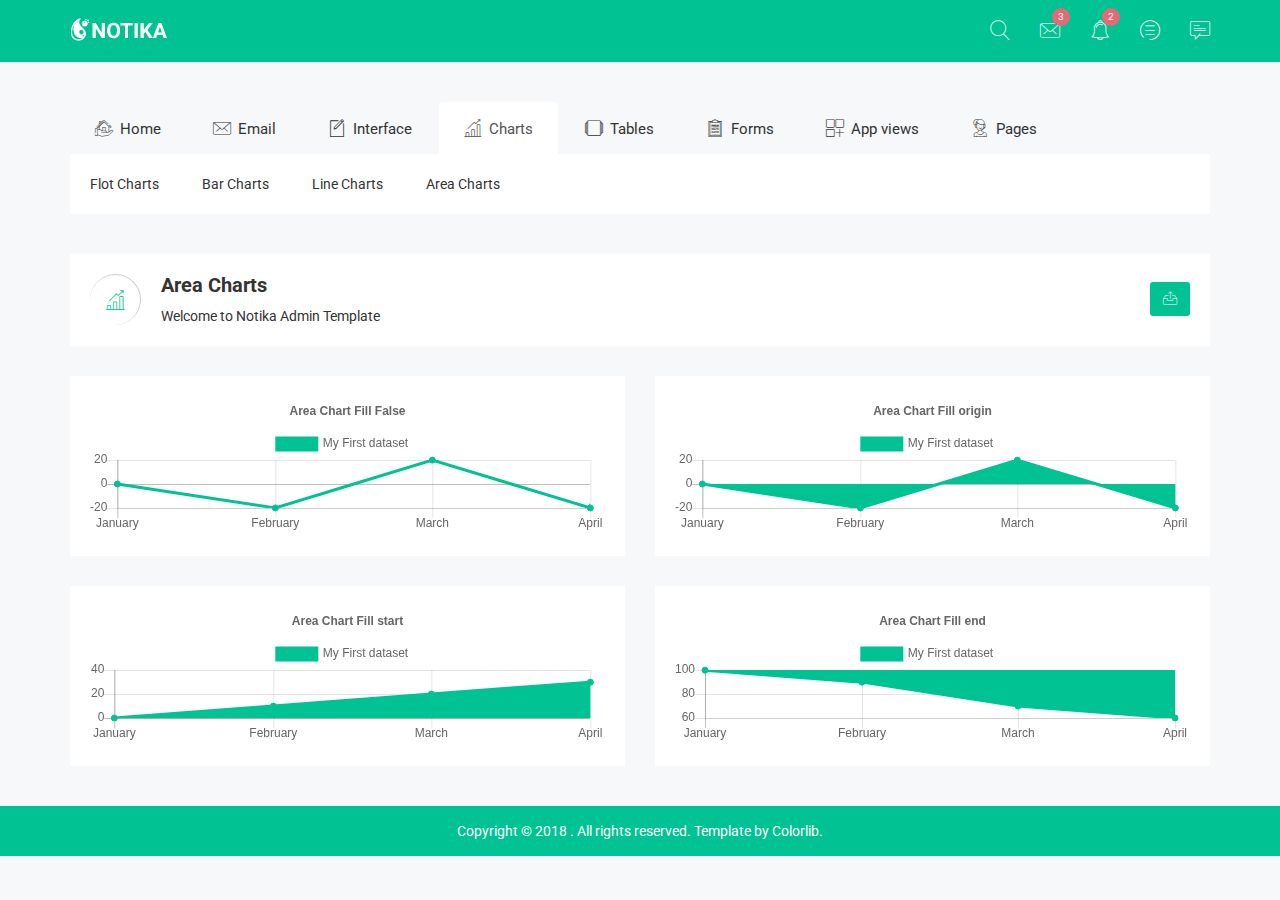
<file: public/admin_template/area-charts.html>
<!doctype html>
<html class="no-js" lang="">

<head>
    <meta charset="utf-8">
    <meta http-equiv="x-ua-compatible" content="ie=edge">
    <title>Area Charts | Notika - Notika Admin Template</title>
    <meta name="description" content="">
    <meta name="viewport" content="width=device-width, initial-scale=1">
    <!-- favicon
		============================================ -->
    <link rel="shortcut icon" type="image/x-icon" href="img/favicon.ico">
    <!-- Google Fonts
		============================================ -->
    <link href="https://fonts.googleapis.com/css?family=Roboto:100,300,400,700,900" rel="stylesheet">
    <!-- Bootstrap CSS
		============================================ -->
    <link rel="stylesheet" href="css/bootstrap.min.css">
    <!-- font awesome CSS
		============================================ -->
    <link rel="stylesheet" href="css/font-awesome.min.css">
    <!-- owl.carousel CSS
		============================================ -->
    <link rel="stylesheet" href="css/owl.carousel.css">
    <link rel="stylesheet" href="css/owl.theme.css">
    <link rel="stylesheet" href="css/owl.transitions.css">
    <!-- meanmenu CSS
		============================================ -->
    <link rel="stylesheet" href="css/meanmenu/meanmenu.min.css">
    <!-- animate CSS
		============================================ -->
    <link rel="stylesheet" href="css/animate.css">
    <!-- normalize CSS
		============================================ -->
    <link rel="stylesheet" href="css/normalize.css">
	<!-- wave CSS
		============================================ -->
    <link rel="stylesheet" href="css/wave/waves.min.css">
    <link rel="stylesheet" href="css/wave/button.css">
    <!-- mCustomScrollbar CSS
		============================================ -->
    <link rel="stylesheet" href="css/scrollbar/jquery.mCustomScrollbar.min.css">
    <!-- Notika icon CSS
		============================================ -->
    <link rel="stylesheet" href="css/notika-custom-icon.css">
    <!-- main CSS
		============================================ -->
    <link rel="stylesheet" href="css/main.css">
    <!-- style CSS
		============================================ -->
    <link rel="stylesheet" href="style.css">
    <!-- responsive CSS
		============================================ -->
    <link rel="stylesheet" href="css/responsive.css">
    <!-- modernizr JS
		============================================ -->
    <script src="js/vendor/modernizr-2.8.3.min.js"></script>
</head>

<body>
    <!--[if lt IE 8]>
            <p class="browserupgrade">You are using an <strong>outdated</strong> browser. Please <a href="http://browsehappy.com/">upgrade your browser</a> to improve your experience.</p>
        <![endif]-->
    <!-- Start Header Top Area -->
    <div class="header-top-area">
        <div class="container">
            <div class="row">
                <div class="col-lg-4 col-md-4 col-sm-12 col-xs-12">
                    <div class="logo-area">
                        <a href="#"><img src="img/logo/logo.png" alt="" /></a>
                    </div>
                </div>
                <div class="col-lg-8 col-md-8 col-sm-12 col-xs-12">
                    <div class="header-top-menu">
                        <ul class="nav navbar-nav notika-top-nav">
                            <li class="nav-item dropdown">
                                <a href="#" data-toggle="dropdown" role="button" aria-expanded="false" class="nav-link dropdown-toggle"><span><i class="notika-icon notika-search"></i></span></a>
                                <div role="menu" class="dropdown-menu search-dd animated flipInX">
                                    <div class="search-input">
                                        <i class="notika-icon notika-left-arrow"></i>
                                        <input type="text" />
                                    </div>
                                </div>
                            </li>
                            <li class="nav-item dropdown">
                                <a href="#" data-toggle="dropdown" role="button" aria-expanded="false" class="nav-link dropdown-toggle"><span><i class="notika-icon notika-mail"></i></span></a>
                                <div role="menu" class="dropdown-menu message-dd animated zoomIn">
                                    <div class="hd-mg-tt">
                                        <h2>Messages</h2>
                                    </div>
                                    <div class="hd-message-info">
                                        <a href="#">
                                            <div class="hd-message-sn">
                                                <div class="hd-message-img">
                                                    <img src="img/post/1.jpg" alt="" />
                                                </div>
                                                <div class="hd-mg-ctn">
                                                    <h3>David Belle</h3>
                                                    <p>Cum sociis natoque penatibus et magnis dis parturient montes</p>
                                                </div>
                                            </div>
                                        </a>
                                        <a href="#">
                                            <div class="hd-message-sn">
                                                <div class="hd-message-img">
                                                    <img src="img/post/2.jpg" alt="" />
                                                </div>
                                                <div class="hd-mg-ctn">
                                                    <h3>Jonathan Morris</h3>
                                                    <p>Cum sociis natoque penatibus et magnis dis parturient montes</p>
                                                </div>
                                            </div>
                                        </a>
                                        <a href="#">
                                            <div class="hd-message-sn">
                                                <div class="hd-message-img">
                                                    <img src="img/post/4.jpg" alt="" />
                                                </div>
                                                <div class="hd-mg-ctn">
                                                    <h3>Fredric Mitchell</h3>
                                                    <p>Cum sociis natoque penatibus et magnis dis parturient montes</p>
                                                </div>
                                            </div>
                                        </a>
                                        <a href="#">
                                            <div class="hd-message-sn">
                                                <div class="hd-message-img">
                                                    <img src="img/post/1.jpg" alt="" />
                                                </div>
                                                <div class="hd-mg-ctn">
                                                    <h3>David Belle</h3>
                                                    <p>Cum sociis natoque penatibus et magnis dis parturient montes</p>
                                                </div>
                                            </div>
                                        </a>
                                        <a href="#">
                                            <div class="hd-message-sn">
                                                <div class="hd-message-img">
                                                    <img src="img/post/2.jpg" alt="" />
                                                </div>
                                                <div class="hd-mg-ctn">
                                                    <h3>Glenn Jecobs</h3>
                                                    <p>Cum sociis natoque penatibus et magnis dis parturient montes</p>
                                                </div>
                                            </div>
                                        </a>
                                    </div>
                                    <div class="hd-mg-va">
                                        <a href="#">View All</a>
                                    </div>
                                </div>
                            </li>
                            <li class="nav-item nc-al"><a href="#" data-toggle="dropdown" role="button" aria-expanded="false" class="nav-link dropdown-toggle"><span><i class="notika-icon notika-alarm"></i></span><div class="spinner4 spinner-4"></div><div class="ntd-ctn"><span>3</span></div></a>
                                <div role="menu" class="dropdown-menu message-dd notification-dd animated zoomIn">
                                    <div class="hd-mg-tt">
                                        <h2>Notification</h2>
                                    </div>
                                    <div class="hd-message-info">
                                        <a href="#">
                                            <div class="hd-message-sn">
                                                <div class="hd-message-img">
                                                    <img src="img/post/1.jpg" alt="" />
                                                </div>
                                                <div class="hd-mg-ctn">
                                                    <h3>David Belle</h3>
                                                    <p>Cum sociis natoque penatibus et magnis dis parturient montes</p>
                                                </div>
                                            </div>
                                        </a>
                                        <a href="#">
                                            <div class="hd-message-sn">
                                                <div class="hd-message-img">
                                                    <img src="img/post/2.jpg" alt="" />
                                                </div>
                                                <div class="hd-mg-ctn">
                                                    <h3>Jonathan Morris</h3>
                                                    <p>Cum sociis natoque penatibus et magnis dis parturient montes</p>
                                                </div>
                                            </div>
                                        </a>
                                        <a href="#">
                                            <div class="hd-message-sn">
                                                <div class="hd-message-img">
                                                    <img src="img/post/4.jpg" alt="" />
                                                </div>
                                                <div class="hd-mg-ctn">
                                                    <h3>Fredric Mitchell</h3>
                                                    <p>Cum sociis natoque penatibus et magnis dis parturient montes</p>
                                                </div>
                                            </div>
                                        </a>
                                        <a href="#">
                                            <div class="hd-message-sn">
                                                <div class="hd-message-img">
                                                    <img src="img/post/1.jpg" alt="" />
                                                </div>
                                                <div class="hd-mg-ctn">
                                                    <h3>David Belle</h3>
                                                    <p>Cum sociis natoque penatibus et magnis dis parturient montes</p>
                                                </div>
                                            </div>
                                        </a>
                                        <a href="#">
                                            <div class="hd-message-sn">
                                                <div class="hd-message-img">
                                                    <img src="img/post/2.jpg" alt="" />
                                                </div>
                                                <div class="hd-mg-ctn">
                                                    <h3>Glenn Jecobs</h3>
                                                    <p>Cum sociis natoque penatibus et magnis dis parturient montes</p>
                                                </div>
                                            </div>
                                        </a>
                                    </div>
                                    <div class="hd-mg-va">
                                        <a href="#">View All</a>
                                    </div>
                                </div>
                            </li>
                            <li class="nav-item"><a href="#" data-toggle="dropdown" role="button" aria-expanded="false" class="nav-link dropdown-toggle"><span><i class="notika-icon notika-menus"></i></span><div class="spinner4 spinner-4"></div><div class="ntd-ctn"><span>2</span></div></a>
                                <div role="menu" class="dropdown-menu message-dd task-dd animated zoomIn">
                                    <div class="hd-mg-tt">
                                        <h2>Tasks</h2>
                                    </div>
                                    <div class="hd-message-info hd-task-info">
                                        <div class="skill">
                                            <div class="progress">
                                                <div class="lead-content">
                                                    <p>HTML5 Validation Report</p>
                                                </div>
                                                <div class="progress-bar wow fadeInLeft" data-progress="95%" style="width: 95%;" data-wow-duration="1.5s" data-wow-delay="1.2s"> <span>95%</span>
                                                </div>
                                            </div>
                                            <div class="progress">
                                                <div class="lead-content">
                                                    <p>Google Chrome Extension</p>
                                                </div>
                                                <div class="progress-bar wow fadeInLeft" data-progress="85%" style="width: 85%;" data-wow-duration="1.5s" data-wow-delay="1.2s"><span>85%</span> </div>
                                            </div>
                                            <div class="progress">
                                                <div class="lead-content">
                                                    <p>Social Internet Projects</p>
                                                </div>
                                                <div class="progress-bar wow fadeInLeft" data-progress="75%" style="width: 75%;" data-wow-duration="1.5s" data-wow-delay="1.2s"><span>75%</span> </div>
                                            </div>
                                            <div class="progress">
                                                <div class="lead-content">
                                                    <p>Bootstrap Admin</p>
                                                </div>
                                                <div class="progress-bar wow fadeInLeft" data-progress="65%" style="width: 65%;" data-wow-duration="1.5s" data-wow-delay="1.2s"><span>65%</span> </div>
                                            </div>
                                            <div class="progress progress-bt">
                                                <div class="lead-content">
                                                    <p>Youtube App</p>
                                                </div>
                                                <div class="progress-bar wow fadeInLeft" data-progress="55%" style="width: 55%;" data-wow-duration="1.5s" data-wow-delay="1.2s"><span>55%</span> </div>
                                            </div>
                                        </div>
                                    </div>
                                    <div class="hd-mg-va">
                                        <a href="#">View All</a>
                                    </div>
                                </div>
                            </li>
                            <li class="nav-item"><a href="#" data-toggle="dropdown" role="button" aria-expanded="false" class="nav-link dropdown-toggle"><span><i class="notika-icon notika-chat"></i></span></a>
                                <div role="menu" class="dropdown-menu message-dd chat-dd animated zoomIn">
                                    <div class="hd-mg-tt">
                                        <h2>Chat</h2>
                                    </div>
                                    <div class="search-people">
                                        <i class="notika-icon notika-left-arrow"></i>
                                        <input type="text" placeholder="Search People" />
                                    </div>
                                    <div class="hd-message-info">
                                        <a href="#">
                                            <div class="hd-message-sn">
                                                <div class="hd-message-img chat-img">
                                                    <img src="img/post/1.jpg" alt="" />
                                                    <div class="chat-avaible"><i class="notika-icon notika-dot"></i></div>
                                                </div>
                                                <div class="hd-mg-ctn">
                                                    <h3>David Belle</h3>
                                                    <p>Available</p>
                                                </div>
                                            </div>
                                        </a>
                                        <a href="#">
                                            <div class="hd-message-sn">
                                                <div class="hd-message-img chat-img">
                                                    <img src="img/post/2.jpg" alt="" />
                                                </div>
                                                <div class="hd-mg-ctn">
                                                    <h3>Jonathan Morris</h3>
                                                    <p>Last seen 3 hours ago</p>
                                                </div>
                                            </div>
                                        </a>
                                        <a href="#">
                                            <div class="hd-message-sn">
                                                <div class="hd-message-img chat-img">
                                                    <img src="img/post/4.jpg" alt="" />
                                                </div>
                                                <div class="hd-mg-ctn">
                                                    <h3>Fredric Mitchell</h3>
                                                    <p>Last seen 2 minutes ago</p>
                                                </div>
                                            </div>
                                        </a>
                                        <a href="#">
                                            <div class="hd-message-sn">
                                                <div class="hd-message-img chat-img">
                                                    <img src="img/post/1.jpg" alt="" />
                                                    <div class="chat-avaible"><i class="notika-icon notika-dot"></i></div>
                                                </div>
                                                <div class="hd-mg-ctn">
                                                    <h3>David Belle</h3>
                                                    <p>Available</p>
                                                </div>
                                            </div>
                                        </a>
                                        <a href="#">
                                            <div class="hd-message-sn">
                                                <div class="hd-message-img chat-img">
                                                    <img src="img/post/2.jpg" alt="" />
                                                    <div class="chat-avaible"><i class="notika-icon notika-dot"></i></div>
                                                </div>
                                                <div class="hd-mg-ctn">
                                                    <h3>Glenn Jecobs</h3>
                                                    <p>Available</p>
                                                </div>
                                            </div>
                                        </a>
                                    </div>
                                    <div class="hd-mg-va">
                                        <a href="#">View All</a>
                                    </div>
                                </div>
                            </li>
                        </ul>
                    </div>
                </div>
            </div>
        </div>
    </div>
    <!-- End Header Top Area -->
    <!-- Mobile Menu start -->
    <div class="mobile-menu-area">
        <div class="container">
            <div class="row">
                <div class="col-lg-12 col-md-12 col-sm-12 col-xs-12">
                    <div class="mobile-menu">
                        <nav id="dropdown">
                            <ul class="mobile-menu-nav">
                                <li><a data-toggle="collapse" data-target="#Charts" href="#">Home</a>
                                    <ul class="collapse dropdown-header-top">
                                        <li><a href="index.html">Dashboard One</a></li>
                                        <li><a href="index-2.html">Dashboard Two</a></li>
                                        <li><a href="index-3.html">Dashboard Three</a></li>
                                        <li><a href="index-4.html">Dashboard Four</a></li>
                                        <li><a href="analytics.html">Analytics</a></li>
                                        <li><a href="widgets.html">Widgets</a></li>
                                    </ul>
                                </li>
                                <li><a data-toggle="collapse" data-target="#demoevent" href="#">Email</a>
                                    <ul id="demoevent" class="collapse dropdown-header-top">
                                        <li><a href="inbox.html">Inbox</a></li>
                                        <li><a href="view-email.html">View Email</a></li>
                                        <li><a href="compose-email.html">Compose Email</a></li>
                                    </ul>
                                </li>
                                <li><a data-toggle="collapse" data-target="#democrou" href="#">Interface</a>
                                    <ul id="democrou" class="collapse dropdown-header-top">
                                        <li><a href="animations.html">Animations</a></li>
                                        <li><a href="google-map.html">Google Map</a></li>
                                        <li><a href="data-map.html">Data Maps</a></li>
                                        <li><a href="code-editor.html">Code Editor</a></li>
                                        <li><a href="image-cropper.html">Images Cropper</a></li>
                                        <li><a href="wizard.html">Wizard</a></li>
                                    </ul>
                                </li>
                                <li><a data-toggle="collapse" data-target="#demolibra" href="#">Charts</a>
                                    <ul id="demolibra" class="collapse dropdown-header-top">
                                        <li><a href="flot-charts.html">Flot Charts</a></li>
                                        <li><a href="bar-charts.html">Bar Charts</a></li>
                                        <li><a href="line-charts.html">Line Charts</a></li>
                                        <li><a href="area-charts.html">Area Charts</a></li>
                                    </ul>
                                </li>
                                <li><a data-toggle="collapse" data-target="#demodepart" href="#">Tables</a>
                                    <ul id="demodepart" class="collapse dropdown-header-top">
                                        <li><a href="normal-table.html">Normal Table</a></li>
                                        <li><a href="data-table.html">Data Table</a></li>
                                    </ul>
                                </li>
                                <li><a data-toggle="collapse" data-target="#demo" href="#">Forms</a>
                                    <ul id="demo" class="collapse dropdown-header-top">
                                        <li><a href="form-elements.html">Form Elements</a></li>
                                        <li><a href="form-components.html">Form Components</a></li>
                                        <li><a href="form-examples.html">Form Examples</a></li>
                                    </ul>
                                </li>
                                <li><a data-toggle="collapse" data-target="#Miscellaneousmob" href="#">App views</a>
                                    <ul id="Miscellaneousmob" class="collapse dropdown-header-top">
                                        <li><a href="notification.html">Notifications</a>
                                        </li>
                                        <li><a href="alert.html">Alerts</a>
                                        </li>
                                        <li><a href="modals.html">Modals</a>
                                        </li>
                                        <li><a href="buttons.html">Buttons</a>
                                        </li>
                                        <li><a href="tabs.html">Tabs</a>
                                        </li>
                                        <li><a href="accordion.html">Accordion</a>
                                        </li>
                                        <li><a href="dialog.html">Dialogs</a>
                                        </li>
                                        <li><a href="popovers.html">Popovers</a>
                                        </li>
                                        <li><a href="tooltips.html">Tooltips</a>
                                        </li>
                                        <li><a href="dropdown.html">Dropdowns</a>
                                        </li>
                                    </ul>
                                </li>
                                <li><a data-toggle="collapse" data-target="#Pagemob" href="#">Pages</a>
                                    <ul id="Pagemob" class="collapse dropdown-header-top">
                                        <li><a href="contact.html">Contact</a>
                                        </li>
                                        <li><a href="invoice.html">Invoice</a>
                                        </li>
                                        <li><a href="typography.html">Typography</a>
                                        </li>
                                        <li><a href="color.html">Color</a>
                                        </li>
                                        <li><a href="login-register.html">Login Register</a>
                                        </li>
                                        <li><a href="404.html">404 Page</a>
                                        </li>
                                    </ul>
                                </li>
                            </ul>
                        </nav>
                    </div>
                </div>
            </div>
        </div>
    </div>
    <!-- Mobile Menu end -->
    <!-- Main Menu area start-->
    <div class="main-menu-area mg-tb-40">
        <div class="container">
            <div class="row">
                <div class="col-lg-12 col-md-12 col-sm-12 col-xs-12">
                    <ul class="nav nav-tabs notika-menu-wrap menu-it-icon-pro">
                        <li><a data-toggle="tab" href="#Home"><i class="notika-icon notika-house"></i> Home</a>
                        </li>
                        <li><a data-toggle="tab" href="#mailbox"><i class="notika-icon notika-mail"></i> Email</a>
                        </li>
                        <li><a data-toggle="tab" href="#Interface"><i class="notika-icon notika-edit"></i> Interface</a>
                        </li>
                        <li class="active"><a data-toggle="tab" href="#Charts"><i class="notika-icon notika-bar-chart"></i> Charts</a>
                        </li>
                        <li><a data-toggle="tab" href="#Tables"><i class="notika-icon notika-windows"></i> Tables</a>
                        </li>
                        <li><a data-toggle="tab" href="#Forms"><i class="notika-icon notika-form"></i> Forms</a>
                        </li>
                        <li><a data-toggle="tab" href="#Appviews"><i class="notika-icon notika-app"></i> App views</a>
                        </li>
                        <li><a data-toggle="tab" href="#Page"><i class="notika-icon notika-support"></i> Pages</a>
                        </li>
                    </ul>
                    <div class="tab-content custom-menu-content">
                        <div id="Home" class="tab-pane in notika-tab-menu-bg animated flipInX">
                            <ul class="notika-main-menu-dropdown">
                                <li><a href="index.html">Dashboard One</a>
                                </li>
                                <li><a href="index-2.html">Dashboard Two</a>
                                </li>
                                <li><a href="index-3.html">Dashboard Three</a>
                                </li>
                                <li><a href="index-4.html">Dashboard Four</a>
                                </li>
                                <li><a href="analytics.html">Analytics</a>
                                </li>
                                <li><a href="widgets.html">Widgets</a>
                                </li>
                            </ul>
                        </div>
                        <div id="mailbox" class="tab-pane notika-tab-menu-bg animated flipInX">
                            <ul class="notika-main-menu-dropdown">
                                <li><a href="inbox.html">Inbox</a>
                                </li>
                                <li><a href="view-email.html">View Email</a>
                                </li>
                                <li><a href="compose-email.html">Compose Email</a>
                                </li>
                            </ul>
                        </div>
                        <div id="Interface" class="tab-pane notika-tab-menu-bg animated flipInX">
                            <ul class="notika-main-menu-dropdown">
                                <li><a href="animations.html">Animations</a>
                                </li>
                                <li><a href="google-map.html">Google Map</a>
                                </li>
                                <li><a href="data-map.html">Data Maps</a>
                                </li>
                                <li><a href="code-editor.html">Code Editor</a>
                                </li>
                                <li><a href="image-cropper.html">Images Cropper</a>
                                </li>
                                <li><a href="wizard.html">Wizard</a>
                                </li>
                            </ul>
                        </div>
                        <div id="Charts" class="tab-pane active notika-tab-menu-bg animated flipInX">
                            <ul class="notika-main-menu-dropdown">
                                <li><a href="flot-charts.html">Flot Charts</a>
                                </li>
                                <li><a href="bar-charts.html">Bar Charts</a>
                                </li>
                                <li><a href="line-charts.html">Line Charts</a>
                                </li>
                                <li><a href="area-charts.html">Area Charts</a>
                                </li>
                            </ul>
                        </div>
                        <div id="Tables" class="tab-pane notika-tab-menu-bg animated flipInX">
                            <ul class="notika-main-menu-dropdown">
                                <li><a href="normal-table.html">Normal Table</a>
                                </li>
                                <li><a href="data-table.html">Data Table</a>
                                </li>
                            </ul>
                        </div>
                        <div id="Forms" class="tab-pane notika-tab-menu-bg animated flipInX">
                            <ul class="notika-main-menu-dropdown">
                                <li><a href="form-elements.html">Form Elements</a>
                                </li>
                                <li><a href="form-components.html">Form Components</a>
                                </li>
                                <li><a href="form-examples.html">Form Examples</a>
                                </li>
                            </ul>
                        </div>
                        <div id="Appviews" class="tab-pane notika-tab-menu-bg animated flipInX">
                            <ul class="notika-main-menu-dropdown">
                                <li><a href="notification.html">Notifications</a>
                                </li>
                                <li><a href="alert.html">Alerts</a>
                                </li>
                                <li><a href="modals.html">Modals</a>
                                </li>
                                <li><a href="buttons.html">Buttons</a>
                                </li>
                                <li><a href="tabs.html">Tabs</a>
                                </li>
                                <li><a href="accordion.html">Accordion</a>
                                </li>
                                <li><a href="dialog.html">Dialogs</a>
                                </li>
                                <li><a href="popovers.html">Popovers</a>
                                </li>
                                <li><a href="tooltips.html">Tooltips</a>
                                </li>
                                <li><a href="dropdown.html">Dropdowns</a>
                                </li>
                            </ul>
                        </div>
                        <div id="Page" class="tab-pane notika-tab-menu-bg animated flipInX">
                            <ul class="notika-main-menu-dropdown">
                                <li><a href="contact.html">Contact</a>
                                </li>
                                <li><a href="invoice.html">Invoice</a>
                                </li>
                                <li><a href="typography.html">Typography</a>
                                </li>
                                <li><a href="color.html">Color</a>
                                </li>
                                <li><a href="login-register.html">Login Register</a>
                                </li>
                                <li><a href="404.html">404 Page</a>
                                </li>
                            </ul>
                        </div>
                    </div>
                </div>
            </div>
        </div>
    </div>
    <!-- Main Menu area End-->
	<!-- Breadcomb area Start-->
	<div class="breadcomb-area">
		<div class="container">
			<div class="row">
				<div class="col-lg-12 col-md-12 col-sm-12 col-xs-12">
					<div class="breadcomb-list">
						<div class="row">
							<div class="col-lg-6 col-md-6 col-sm-6 col-xs-12">
								<div class="breadcomb-wp">
									<div class="breadcomb-icon">
										<i class="notika-icon notika-bar-chart"></i>
									</div>
									<div class="breadcomb-ctn">
										<h2>Area Charts</h2>
										<p>Welcome to Notika <span class="bread-ntd">Admin Template</span></p>
									</div>
								</div>
							</div>
							<div class="col-lg-6 col-md-6 col-sm-6 col-xs-3">
								<div class="breadcomb-report">
									<button data-toggle="tooltip" data-placement="left" title="Download Report" class="btn"><i class="notika-icon notika-sent"></i></button>
								</div>
							</div>
						</div>
					</div>
				</div>
			</div>
		</div>
	</div>
	<!-- Breadcomb area End-->
    <!-- Bar Chart area End-->
    <div class="area-chart-area">
        <div class="container">
            <div class="row">
                <div class="col-lg-6 col-md-6 col-sm-6 col-xs-12">
                    <div class="area-chart-wp">
                        <canvas height="140vh" width="180vw" id="areachartfalse"></canvas>
                    </div>
                </div>
                <div class="col-lg-6 col-md-6 col-sm-6 col-xs-12">
                    <div class="area-chart-wp sm-res-mg-t-30">
                        <canvas height="140vh" width="180vw" id="areachartorigin"></canvas>
                    </div>
                </div>
            </div>
            <div class="row">
                <div class="col-lg-6 col-md-6 col-sm-6 col-xs-12">
                    <div class="area-chart-wp mg-t-30">
                        <canvas height="140vh" width="180vw" id="areachartfillstart"></canvas>
                    </div>
                </div>
                <div class="col-lg-6 col-md-6 col-sm-6 col-xs-12">
                    <div class="area-chart-wp mg-t-30">
                        <canvas height="140vh" width="180vw" id="areachartend"></canvas>
                    </div>
                </div>
            </div>
        </div>
    </div>
    <!-- Bar Chart area End-->
    <!-- Start Footer area-->
    <div class="footer-copyright-area">
        <div class="container">
            <div class="row">
                <div class="col-lg-12 col-md-12 col-sm-12 col-xs-12">
                    <div class="footer-copy-right">
                        <p>Copyright © 2018 
. All rights reserved. Template by <a href="https://colorlib.com">Colorlib</a>.</p>
                    </div>
                </div>
            </div>
        </div>
    </div>
    <!-- End Footer area-->
    <!-- jquery
		============================================ -->
    <script src="js/vendor/jquery-1.12.4.min.js"></script>
    <!-- bootstrap JS
		============================================ -->
    <script src="js/bootstrap.min.js"></script>
    <!-- wow JS
		============================================ -->
    <script src="js/wow.min.js"></script>
    <!-- price-slider JS
		============================================ -->
    <script src="js/jquery-price-slider.js"></script>
    <!-- owl.carousel JS
		============================================ -->
    <script src="js/owl.carousel.min.js"></script>
    <!-- scrollUp JS
		============================================ -->
    <script src="js/jquery.scrollUp.min.js"></script>
    <!-- meanmenu JS
		============================================ -->
    <script src="js/meanmenu/jquery.meanmenu.js"></script>
    <!-- counterup JS
		============================================ -->
    <script src="js/counterup/jquery.counterup.min.js"></script>
    <script src="js/counterup/waypoints.min.js"></script>
    <script src="js/counterup/counterup-active.js"></script>
    <!-- mCustomScrollbar JS
		============================================ -->
    <script src="js/scrollbar/jquery.mCustomScrollbar.concat.min.js"></script>
    <!-- sparkline JS
		============================================ -->
    <script src="js/sparkline/jquery.sparkline.min.js"></script>
    <script src="js/sparkline/sparkline-active.js"></script>
    <!-- flot JS
		============================================ -->
    <script src="js/flot/jquery.flot.js"></script>
    <script src="js/flot/jquery.flot.resize.js"></script>
    <script src="js/flot/flot-active.js"></script>
    <!-- knob JS
		============================================ -->
    <script src="js/knob/jquery.knob.js"></script>
    <script src="js/knob/jquery.appear.js"></script>
    <script src="js/knob/knob-active.js"></script>
    <!--  Chat JS
		============================================ -->
    <script src="js/chat/jquery.chat.js"></script>
    <!-- Charts JS
		============================================ -->
    <script src="js/charts/Chart.js"></script>
    <script src="js/charts/area-chart.js"></script>
    <!--  todo JS
		============================================ -->
    <script src="js/todo/jquery.todo.js"></script>
	<!--  wave JS
		============================================ -->
    <script src="js/wave/waves.min.js"></script>
    <script src="js/wave/wave-active.js"></script>
    <!-- plugins JS
		============================================ -->
    <script src="js/plugins.js"></script>
    <!-- main JS
		============================================ -->
    <script src="js/main.js"></script>
	<!-- tawk chat JS
		============================================ -->
    <script src="js/tawk-chat.js"></script>
</body>

</html>
</file>
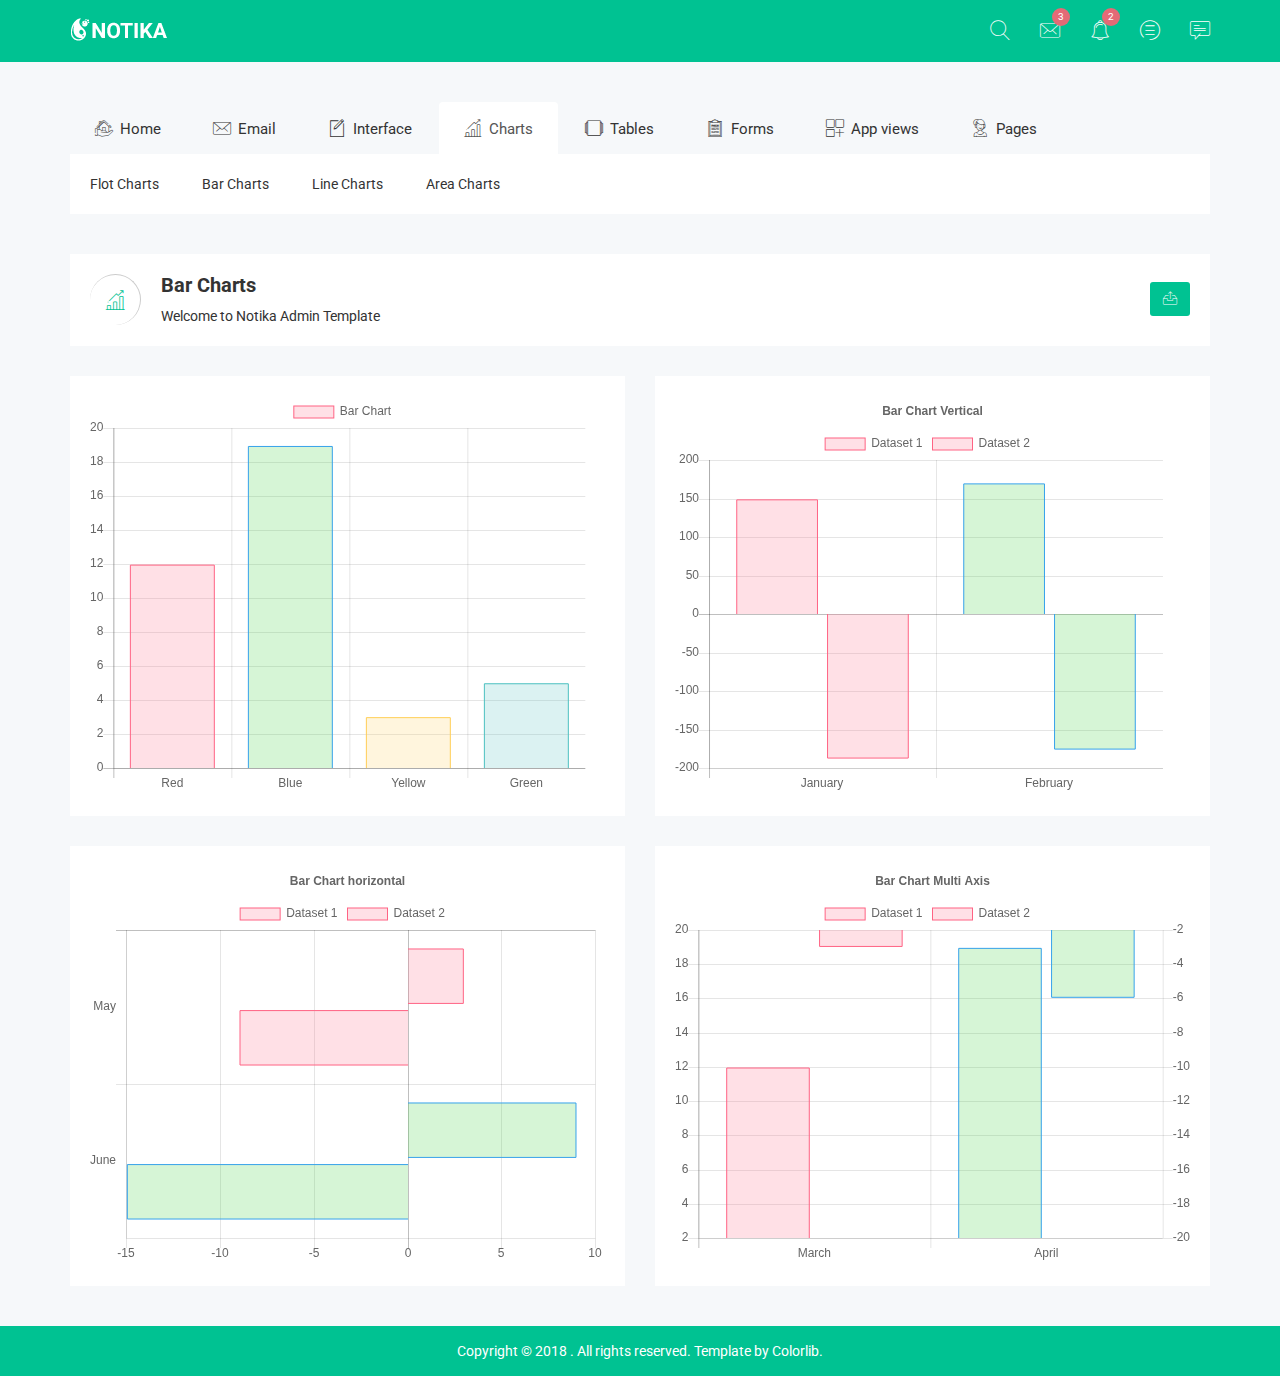
<file: public/admin_template/bar-charts.html>
<!doctype html>
<html class="no-js" lang="">

<head>
    <meta charset="utf-8">
    <meta http-equiv="x-ua-compatible" content="ie=edge">
    <title>Bar Charts | Notika - Notika Admin Template</title>
    <meta name="description" content="">
    <meta name="viewport" content="width=device-width, initial-scale=1">
    <!-- favicon
		============================================ -->
    <link rel="shortcut icon" type="image/x-icon" href="img/favicon.ico">
    <!-- Google Fonts
		============================================ -->
    <link href="https://fonts.googleapis.com/css?family=Roboto:100,300,400,700,900" rel="stylesheet">
    <!-- Bootstrap CSS
		============================================ -->
    <link rel="stylesheet" href="css/bootstrap.min.css">
    <!-- font awesome CSS
		============================================ -->
    <link rel="stylesheet" href="css/font-awesome.min.css">
    <!-- owl.carousel CSS
		============================================ -->
    <link rel="stylesheet" href="css/owl.carousel.css">
    <link rel="stylesheet" href="css/owl.theme.css">
    <link rel="stylesheet" href="css/owl.transitions.css">
    <!-- meanmenu CSS
		============================================ -->
    <link rel="stylesheet" href="css/meanmenu/meanmenu.min.css">
    <!-- animate CSS
		============================================ -->
    <link rel="stylesheet" href="css/animate.css">
    <!-- normalize CSS
		============================================ -->
    <link rel="stylesheet" href="css/normalize.css">
	<!-- wave CSS
		============================================ -->
    <link rel="stylesheet" href="css/wave/waves.min.css">
    <link rel="stylesheet" href="css/wave/button.css">
    <!-- mCustomScrollbar CSS
		============================================ -->
    <link rel="stylesheet" href="css/scrollbar/jquery.mCustomScrollbar.min.css">
    <!-- Notika icon CSS
		============================================ -->
    <link rel="stylesheet" href="css/notika-custom-icon.css">
    <!-- main CSS
		============================================ -->
    <link rel="stylesheet" href="css/main.css">
    <!-- style CSS
		============================================ -->
    <link rel="stylesheet" href="style.css">
    <!-- responsive CSS
		============================================ -->
    <link rel="stylesheet" href="css/responsive.css">
    <!-- modernizr JS
		============================================ -->
    <script src="js/vendor/modernizr-2.8.3.min.js"></script>
</head>

<body>
    <!--[if lt IE 8]>
            <p class="browserupgrade">You are using an <strong>outdated</strong> browser. Please <a href="http://browsehappy.com/">upgrade your browser</a> to improve your experience.</p>
        <![endif]-->
    <!-- Start Header Top Area -->
    <div class="header-top-area">
        <div class="container">
            <div class="row">
                <div class="col-lg-4 col-md-4 col-sm-12 col-xs-12">
                    <div class="logo-area">
                        <a href="#"><img src="img/logo/logo.png" alt="" /></a>
                    </div>
                </div>
                <div class="col-lg-8 col-md-8 col-sm-12 col-xs-12">
                    <div class="header-top-menu">
                        <ul class="nav navbar-nav notika-top-nav">
                            <li class="nav-item dropdown">
                                <a href="#" data-toggle="dropdown" role="button" aria-expanded="false" class="nav-link dropdown-toggle"><span><i class="notika-icon notika-search"></i></span></a>
                                <div role="menu" class="dropdown-menu search-dd animated flipInX">
                                    <div class="search-input">
                                        <i class="notika-icon notika-left-arrow"></i>
                                        <input type="text" />
                                    </div>
                                </div>
                            </li>
                            <li class="nav-item dropdown">
                                <a href="#" data-toggle="dropdown" role="button" aria-expanded="false" class="nav-link dropdown-toggle"><span><i class="notika-icon notika-mail"></i></span></a>
                                <div role="menu" class="dropdown-menu message-dd animated zoomIn">
                                    <div class="hd-mg-tt">
                                        <h2>Messages</h2>
                                    </div>
                                    <div class="hd-message-info">
                                        <a href="#">
                                            <div class="hd-message-sn">
                                                <div class="hd-message-img">
                                                    <img src="img/post/1.jpg" alt="" />
                                                </div>
                                                <div class="hd-mg-ctn">
                                                    <h3>David Belle</h3>
                                                    <p>Cum sociis natoque penatibus et magnis dis parturient montes</p>
                                                </div>
                                            </div>
                                        </a>
                                        <a href="#">
                                            <div class="hd-message-sn">
                                                <div class="hd-message-img">
                                                    <img src="img/post/2.jpg" alt="" />
                                                </div>
                                                <div class="hd-mg-ctn">
                                                    <h3>Jonathan Morris</h3>
                                                    <p>Cum sociis natoque penatibus et magnis dis parturient montes</p>
                                                </div>
                                            </div>
                                        </a>
                                        <a href="#">
                                            <div class="hd-message-sn">
                                                <div class="hd-message-img">
                                                    <img src="img/post/4.jpg" alt="" />
                                                </div>
                                                <div class="hd-mg-ctn">
                                                    <h3>Fredric Mitchell</h3>
                                                    <p>Cum sociis natoque penatibus et magnis dis parturient montes</p>
                                                </div>
                                            </div>
                                        </a>
                                        <a href="#">
                                            <div class="hd-message-sn">
                                                <div class="hd-message-img">
                                                    <img src="img/post/1.jpg" alt="" />
                                                </div>
                                                <div class="hd-mg-ctn">
                                                    <h3>David Belle</h3>
                                                    <p>Cum sociis natoque penatibus et magnis dis parturient montes</p>
                                                </div>
                                            </div>
                                        </a>
                                        <a href="#">
                                            <div class="hd-message-sn">
                                                <div class="hd-message-img">
                                                    <img src="img/post/2.jpg" alt="" />
                                                </div>
                                                <div class="hd-mg-ctn">
                                                    <h3>Glenn Jecobs</h3>
                                                    <p>Cum sociis natoque penatibus et magnis dis parturient montes</p>
                                                </div>
                                            </div>
                                        </a>
                                    </div>
                                    <div class="hd-mg-va">
                                        <a href="#">View All</a>
                                    </div>
                                </div>
                            </li>
                            <li class="nav-item nc-al"><a href="#" data-toggle="dropdown" role="button" aria-expanded="false" class="nav-link dropdown-toggle"><span><i class="notika-icon notika-alarm"></i></span><div class="spinner4 spinner-4"></div><div class="ntd-ctn"><span>3</span></div></a>
                                <div role="menu" class="dropdown-menu message-dd notification-dd animated zoomIn">
                                    <div class="hd-mg-tt">
                                        <h2>Notification</h2>
                                    </div>
                                    <div class="hd-message-info">
                                        <a href="#">
                                            <div class="hd-message-sn">
                                                <div class="hd-message-img">
                                                    <img src="img/post/1.jpg" alt="" />
                                                </div>
                                                <div class="hd-mg-ctn">
                                                    <h3>David Belle</h3>
                                                    <p>Cum sociis natoque penatibus et magnis dis parturient montes</p>
                                                </div>
                                            </div>
                                        </a>
                                        <a href="#">
                                            <div class="hd-message-sn">
                                                <div class="hd-message-img">
                                                    <img src="img/post/2.jpg" alt="" />
                                                </div>
                                                <div class="hd-mg-ctn">
                                                    <h3>Jonathan Morris</h3>
                                                    <p>Cum sociis natoque penatibus et magnis dis parturient montes</p>
                                                </div>
                                            </div>
                                        </a>
                                        <a href="#">
                                            <div class="hd-message-sn">
                                                <div class="hd-message-img">
                                                    <img src="img/post/4.jpg" alt="" />
                                                </div>
                                                <div class="hd-mg-ctn">
                                                    <h3>Fredric Mitchell</h3>
                                                    <p>Cum sociis natoque penatibus et magnis dis parturient montes</p>
                                                </div>
                                            </div>
                                        </a>
                                        <a href="#">
                                            <div class="hd-message-sn">
                                                <div class="hd-message-img">
                                                    <img src="img/post/1.jpg" alt="" />
                                                </div>
                                                <div class="hd-mg-ctn">
                                                    <h3>David Belle</h3>
                                                    <p>Cum sociis natoque penatibus et magnis dis parturient montes</p>
                                                </div>
                                            </div>
                                        </a>
                                        <a href="#">
                                            <div class="hd-message-sn">
                                                <div class="hd-message-img">
                                                    <img src="img/post/2.jpg" alt="" />
                                                </div>
                                                <div class="hd-mg-ctn">
                                                    <h3>Glenn Jecobs</h3>
                                                    <p>Cum sociis natoque penatibus et magnis dis parturient montes</p>
                                                </div>
                                            </div>
                                        </a>
                                    </div>
                                    <div class="hd-mg-va">
                                        <a href="#">View All</a>
                                    </div>
                                </div>
                            </li>
                            <li class="nav-item"><a href="#" data-toggle="dropdown" role="button" aria-expanded="false" class="nav-link dropdown-toggle"><span><i class="notika-icon notika-menus"></i></span><div class="spinner4 spinner-4"></div><div class="ntd-ctn"><span>2</span></div></a>
                                <div role="menu" class="dropdown-menu message-dd task-dd animated zoomIn">
                                    <div class="hd-mg-tt">
                                        <h2>Tasks</h2>
                                    </div>
                                    <div class="hd-message-info hd-task-info">
                                        <div class="skill">
                                            <div class="progress">
                                                <div class="lead-content">
                                                    <p>HTML5 Validation Report</p>
                                                </div>
                                                <div class="progress-bar wow fadeInLeft" data-progress="95%" style="width: 95%;" data-wow-duration="1.5s" data-wow-delay="1.2s"> <span>95%</span>
                                                </div>
                                            </div>
                                            <div class="progress">
                                                <div class="lead-content">
                                                    <p>Google Chrome Extension</p>
                                                </div>
                                                <div class="progress-bar wow fadeInLeft" data-progress="85%" style="width: 85%;" data-wow-duration="1.5s" data-wow-delay="1.2s"><span>85%</span> </div>
                                            </div>
                                            <div class="progress">
                                                <div class="lead-content">
                                                    <p>Social Internet Projects</p>
                                                </div>
                                                <div class="progress-bar wow fadeInLeft" data-progress="75%" style="width: 75%;" data-wow-duration="1.5s" data-wow-delay="1.2s"><span>75%</span> </div>
                                            </div>
                                            <div class="progress">
                                                <div class="lead-content">
                                                    <p>Bootstrap Admin</p>
                                                </div>
                                                <div class="progress-bar wow fadeInLeft" data-progress="65%" style="width: 65%;" data-wow-duration="1.5s" data-wow-delay="1.2s"><span>65%</span> </div>
                                            </div>
                                            <div class="progress progress-bt">
                                                <div class="lead-content">
                                                    <p>Youtube App</p>
                                                </div>
                                                <div class="progress-bar wow fadeInLeft" data-progress="55%" style="width: 55%;" data-wow-duration="1.5s" data-wow-delay="1.2s"><span>55%</span> </div>
                                            </div>
                                        </div>
                                    </div>
                                    <div class="hd-mg-va">
                                        <a href="#">View All</a>
                                    </div>
                                </div>
                            </li>
                            <li class="nav-item"><a href="#" data-toggle="dropdown" role="button" aria-expanded="false" class="nav-link dropdown-toggle"><span><i class="notika-icon notika-chat"></i></span></a>
                                <div role="menu" class="dropdown-menu message-dd chat-dd animated zoomIn">
                                    <div class="hd-mg-tt">
                                        <h2>Chat</h2>
                                    </div>
                                    <div class="search-people">
                                        <i class="notika-icon notika-left-arrow"></i>
                                        <input type="text" placeholder="Search People" />
                                    </div>
                                    <div class="hd-message-info">
                                        <a href="#">
                                            <div class="hd-message-sn">
                                                <div class="hd-message-img chat-img">
                                                    <img src="img/post/1.jpg" alt="" />
                                                    <div class="chat-avaible"><i class="notika-icon notika-dot"></i></div>
                                                </div>
                                                <div class="hd-mg-ctn">
                                                    <h3>David Belle</h3>
                                                    <p>Available</p>
                                                </div>
                                            </div>
                                        </a>
                                        <a href="#">
                                            <div class="hd-message-sn">
                                                <div class="hd-message-img chat-img">
                                                    <img src="img/post/2.jpg" alt="" />
                                                </div>
                                                <div class="hd-mg-ctn">
                                                    <h3>Jonathan Morris</h3>
                                                    <p>Last seen 3 hours ago</p>
                                                </div>
                                            </div>
                                        </a>
                                        <a href="#">
                                            <div class="hd-message-sn">
                                                <div class="hd-message-img chat-img">
                                                    <img src="img/post/4.jpg" alt="" />
                                                </div>
                                                <div class="hd-mg-ctn">
                                                    <h3>Fredric Mitchell</h3>
                                                    <p>Last seen 2 minutes ago</p>
                                                </div>
                                            </div>
                                        </a>
                                        <a href="#">
                                            <div class="hd-message-sn">
                                                <div class="hd-message-img chat-img">
                                                    <img src="img/post/1.jpg" alt="" />
                                                    <div class="chat-avaible"><i class="notika-icon notika-dot"></i></div>
                                                </div>
                                                <div class="hd-mg-ctn">
                                                    <h3>David Belle</h3>
                                                    <p>Available</p>
                                                </div>
                                            </div>
                                        </a>
                                        <a href="#">
                                            <div class="hd-message-sn">
                                                <div class="hd-message-img chat-img">
                                                    <img src="img/post/2.jpg" alt="" />
                                                    <div class="chat-avaible"><i class="notika-icon notika-dot"></i></div>
                                                </div>
                                                <div class="hd-mg-ctn">
                                                    <h3>Glenn Jecobs</h3>
                                                    <p>Available</p>
                                                </div>
                                            </div>
                                        </a>
                                    </div>
                                    <div class="hd-mg-va">
                                        <a href="#">View All</a>
                                    </div>
                                </div>
                            </li>
                        </ul>
                    </div>
                </div>
            </div>
        </div>
    </div>
    <!-- End Header Top Area -->
    <!-- Mobile Menu start -->
    <div class="mobile-menu-area">
        <div class="container">
            <div class="row">
                <div class="col-lg-12 col-md-12 col-sm-12 col-xs-12">
                    <div class="mobile-menu">
                        <nav id="dropdown">
                            <ul class="mobile-menu-nav">
                                <li><a data-toggle="collapse" data-target="#Charts" href="#">Home</a>
                                    <ul class="collapse dropdown-header-top">
                                        <li><a href="index.html">Dashboard One</a></li>
                                        <li><a href="index-2.html">Dashboard Two</a></li>
                                        <li><a href="index-3.html">Dashboard Three</a></li>
                                        <li><a href="index-4.html">Dashboard Four</a></li>
                                        <li><a href="analytics.html">Analytics</a></li>
                                        <li><a href="widgets.html">Widgets</a></li>
                                    </ul>
                                </li>
                                <li><a data-toggle="collapse" data-target="#demoevent" href="#">Email</a>
                                    <ul id="demoevent" class="collapse dropdown-header-top">
                                        <li><a href="inbox.html">Inbox</a></li>
                                        <li><a href="view-email.html">View Email</a></li>
                                        <li><a href="compose-email.html">Compose Email</a></li>
                                    </ul>
                                </li>
                                <li><a data-toggle="collapse" data-target="#democrou" href="#">Interface</a>
                                    <ul id="democrou" class="collapse dropdown-header-top">
                                        <li><a href="animations.html">Animations</a></li>
                                        <li><a href="google-map.html">Google Map</a></li>
                                        <li><a href="data-map.html">Data Maps</a></li>
                                        <li><a href="code-editor.html">Code Editor</a></li>
                                        <li><a href="image-cropper.html">Images Cropper</a></li>
                                        <li><a href="wizard.html">Wizard</a></li>
                                    </ul>
                                </li>
                                <li><a data-toggle="collapse" data-target="#demolibra" href="#">Charts</a>
                                    <ul id="demolibra" class="collapse dropdown-header-top">
                                        <li><a href="flot-charts.html">Flot Charts</a></li>
                                        <li><a href="bar-charts.html">Bar Charts</a></li>
                                        <li><a href="line-charts.html">Line Charts</a></li>
                                        <li><a href="area-charts.html">Area Charts</a></li>
                                    </ul>
                                </li>
                                <li><a data-toggle="collapse" data-target="#demodepart" href="#">Tables</a>
                                    <ul id="demodepart" class="collapse dropdown-header-top">
                                        <li><a href="normal-table.html">Normal Table</a></li>
                                        <li><a href="data-table.html">Data Table</a></li>
                                    </ul>
                                </li>
                                <li><a data-toggle="collapse" data-target="#demo" href="#">Forms</a>
                                    <ul id="demo" class="collapse dropdown-header-top">
                                        <li><a href="form-elements.html">Form Elements</a></li>
                                        <li><a href="form-components.html">Form Components</a></li>
                                        <li><a href="form-examples.html">Form Examples</a></li>
                                    </ul>
                                </li>
                                <li><a data-toggle="collapse" data-target="#Miscellaneousmob" href="#">App views</a>
                                    <ul id="Miscellaneousmob" class="collapse dropdown-header-top">
                                        <li><a href="notification.html">Notifications</a>
                                        </li>
                                        <li><a href="alert.html">Alerts</a>
                                        </li>
                                        <li><a href="modals.html">Modals</a>
                                        </li>
                                        <li><a href="buttons.html">Buttons</a>
                                        </li>
                                        <li><a href="tabs.html">Tabs</a>
                                        </li>
                                        <li><a href="accordion.html">Accordion</a>
                                        </li>
                                        <li><a href="dialog.html">Dialogs</a>
                                        </li>
                                        <li><a href="popovers.html">Popovers</a>
                                        </li>
                                        <li><a href="tooltips.html">Tooltips</a>
                                        </li>
                                        <li><a href="dropdown.html">Dropdowns</a>
                                        </li>
                                    </ul>
                                </li>
                                <li><a data-toggle="collapse" data-target="#Pagemob" href="#">Pages</a>
                                    <ul id="Pagemob" class="collapse dropdown-header-top">
                                        <li><a href="contact.html">Contact</a>
                                        </li>
                                        <li><a href="invoice.html">Invoice</a>
                                        </li>
                                        <li><a href="typography.html">Typography</a>
                                        </li>
                                        <li><a href="color.html">Color</a>
                                        </li>
                                        <li><a href="login-register.html">Login Register</a>
                                        </li>
                                        <li><a href="404.html">404 Page</a>
                                        </li>
                                    </ul>
                                </li>
                            </ul>
                        </nav>
                    </div>
                </div>
            </div>
        </div>
    </div>
    <!-- Mobile Menu end -->
    <!-- Main Menu area start-->
    <div class="main-menu-area mg-tb-40">
        <div class="container">
            <div class="row">
                <div class="col-lg-12 col-md-12 col-sm-12 col-xs-12">
                    <ul class="nav nav-tabs notika-menu-wrap menu-it-icon-pro">
                        <li><a data-toggle="tab" href="#Home"><i class="notika-icon notika-house"></i> Home</a>
                        </li>
                        <li><a data-toggle="tab" href="#mailbox"><i class="notika-icon notika-mail"></i> Email</a>
                        </li>
                        <li><a data-toggle="tab" href="#Interface"><i class="notika-icon notika-edit"></i> Interface</a>
                        </li>
                        <li class="active"><a data-toggle="tab" href="#Charts"><i class="notika-icon notika-bar-chart"></i> Charts</a>
                        </li>
                        <li><a data-toggle="tab" href="#Tables"><i class="notika-icon notika-windows"></i> Tables</a>
                        </li>
                        <li><a data-toggle="tab" href="#Forms"><i class="notika-icon notika-form"></i> Forms</a>
                        </li>
                        <li><a data-toggle="tab" href="#Appviews"><i class="notika-icon notika-app"></i> App views</a>
                        </li>
                        <li><a data-toggle="tab" href="#Page"><i class="notika-icon notika-support"></i> Pages</a>
                        </li>
                    </ul>
                    <div class="tab-content custom-menu-content">
                        <div id="Home" class="tab-pane in notika-tab-menu-bg animated flipInX">
                            <ul class="notika-main-menu-dropdown">
                                <li><a href="index.html">Dashboard One</a>
                                </li>
                                <li><a href="index-2.html">Dashboard Two</a>
                                </li>
                                <li><a href="index-3.html">Dashboard Three</a>
                                </li>
                                <li><a href="index-4.html">Dashboard Four</a>
                                </li>
                                <li><a href="analytics.html">Analytics</a>
                                </li>
                                <li><a href="widgets.html">Widgets</a>
                                </li>
                            </ul>
                        </div>
                        <div id="mailbox" class="tab-pane notika-tab-menu-bg animated flipInX">
                            <ul class="notika-main-menu-dropdown">
                                <li><a href="inbox.html">Inbox</a>
                                </li>
                                <li><a href="view-email.html">View Email</a>
                                </li>
                                <li><a href="compose-email.html">Compose Email</a>
                                </li>
                            </ul>
                        </div>
                        <div id="Interface" class="tab-pane notika-tab-menu-bg animated flipInX">
                            <ul class="notika-main-menu-dropdown">
                                <li><a href="animations.html">Animations</a>
                                </li>
                                <li><a href="google-map.html">Google Map</a>
                                </li>
                                <li><a href="data-map.html">Data Maps</a>
                                </li>
                                <li><a href="code-editor.html">Code Editor</a>
                                </li>
                                <li><a href="image-cropper.html">Images Cropper</a>
                                </li>
                                <li><a href="wizard.html">Wizard</a>
                                </li>
                            </ul>
                        </div>
                        <div id="Charts" class="tab-pane active notika-tab-menu-bg animated flipInX">
                            <ul class="notika-main-menu-dropdown">
                                <li><a href="flot-charts.html">Flot Charts</a>
                                </li>
                                <li><a href="bar-charts.html">Bar Charts</a>
                                </li>
                                <li><a href="line-charts.html">Line Charts</a>
                                </li>
                                <li><a href="area-charts.html">Area Charts</a>
                                </li>
                            </ul>
                        </div>
                        <div id="Tables" class="tab-pane notika-tab-menu-bg animated flipInX">
                            <ul class="notika-main-menu-dropdown">
                                <li><a href="normal-table.html">Normal Table</a>
                                </li>
                                <li><a href="data-table.html">Data Table</a>
                                </li>
                            </ul>
                        </div>
                        <div id="Forms" class="tab-pane notika-tab-menu-bg animated flipInX">
                            <ul class="notika-main-menu-dropdown">
                                <li><a href="form-elements.html">Form Elements</a>
                                </li>
                                <li><a href="form-components.html">Form Components</a>
                                </li>
                                <li><a href="form-examples.html">Form Examples</a>
                                </li>
                            </ul>
                        </div>
                        <div id="Appviews" class="tab-pane notika-tab-menu-bg animated flipInX">
                            <ul class="notika-main-menu-dropdown">
                                <li><a href="notification.html">Notifications</a>
                                </li>
                                <li><a href="alert.html">Alerts</a>
                                </li>
                                <li><a href="modals.html">Modals</a>
                                </li>
                                <li><a href="buttons.html">Buttons</a>
                                </li>
                                <li><a href="tabs.html">Tabs</a>
                                </li>
                                <li><a href="accordion.html">Accordion</a>
                                </li>
                                <li><a href="dialog.html">Dialogs</a>
                                </li>
                                <li><a href="popovers.html">Popovers</a>
                                </li>
                                <li><a href="tooltips.html">Tooltips</a>
                                </li>
                                <li><a href="dropdown.html">Dropdowns</a>
                                </li>
                            </ul>
                        </div>
                        <div id="Page" class="tab-pane notika-tab-menu-bg animated flipInX">
                            <ul class="notika-main-menu-dropdown">
                                <li><a href="contact.html">Contact</a>
                                </li>
                                <li><a href="invoice.html">Invoice</a>
                                </li>
                                <li><a href="typography.html">Typography</a>
                                </li>
                                <li><a href="color.html">Color</a>
                                </li>
                                <li><a href="login-register.html">Login Register</a>
                                </li>
                                <li><a href="404.html">404 Page</a>
                                </li>
                            </ul>
                        </div>
                    </div>
                </div>
            </div>
        </div>
    </div>
    <!-- Main Menu area End-->
	<!-- Breadcomb area Start-->
	<div class="breadcomb-area">
		<div class="container">
			<div class="row">
				<div class="col-lg-12 col-md-12 col-sm-12 col-xs-12">
					<div class="breadcomb-list">
						<div class="row">
							<div class="col-lg-6 col-md-6 col-sm-6 col-xs-12">
								<div class="breadcomb-wp">
									<div class="breadcomb-icon">
										<i class="notika-icon notika-bar-chart"></i>
									</div>
									<div class="breadcomb-ctn">
										<h2>Bar Charts</h2>
										<p>Welcome to Notika <span class="bread-ntd">Admin Template</span></p>
									</div>
								</div>
							</div>
							<div class="col-lg-6 col-md-6 col-sm-6 col-xs-3">
								<div class="breadcomb-report">
									<button data-toggle="tooltip" data-placement="left" title="Download Report" class="btn"><i class="notika-icon notika-sent"></i></button>
								</div>
							</div>
						</div>
					</div>
				</div>
			</div>
		</div>
	</div>
	<!-- Breadcomb area End-->
    <!-- Bar Chart area End-->
    <div class="bar-chart-area">
        <div class="container">
            <div class="row">
                <div class="col-lg-6 col-md-6 col-sm-6 col-xs-12">
                    <div class="bar-chart-wp">
                        <canvas height="140vh" width="180vw" id="barchart1"></canvas>
                    </div>
                </div>
                <div class="col-lg-6 col-md-6 col-sm-6 col-xs-12">
                    <div class="bar-chart-wp sm-res-mg-t-30 chart-display-nn">
                        <canvas height="140vh" width="180vw" id="barchart2"></canvas>
                    </div>
                </div>
            </div>
            <div class="row">
                <div class="col-lg-6 col-md-6 col-sm-6 col-xs-12">
                    <div class="bar-chart-wp mg-t-30 chart-display-nn">
                        <canvas height="140vh" width="180vw" id="barchart3"></canvas>
                    </div>
                </div>
                <div class="col-lg-6 col-md-6 col-sm-6 col-xs-12">
                    <div class="bar-chart-wp mg-t-30 chart-display-nn">
                        <canvas height="140vh" width="180vw" id="barchart4"></canvas>
                    </div>
                </div>
            </div>
        </div>
    </div>
    <!-- Bar Chart area End-->
    <!-- Start Footer area-->
    <div class="footer-copyright-area">
        <div class="container">
            <div class="row">
                <div class="col-lg-12 col-md-12 col-sm-12 col-xs-12">
                    <div class="footer-copy-right">
                        <p>Copyright © 2018 
. All rights reserved. Template by <a href="https://colorlib.com">Colorlib</a>.</p>
                    </div>
                </div>
            </div>
        </div>
    </div>
    <!-- End Footer area-->
    <!-- jquery
		============================================ -->
    <script src="js/vendor/jquery-1.12.4.min.js"></script>
    <!-- bootstrap JS
		============================================ -->
    <script src="js/bootstrap.min.js"></script>
    <!-- wow JS
		============================================ -->
    <script src="js/wow.min.js"></script>
    <!-- price-slider JS
		============================================ -->
    <script src="js/jquery-price-slider.js"></script>
    <!-- owl.carousel JS
		============================================ -->
    <script src="js/owl.carousel.min.js"></script>
    <!-- scrollUp JS
		============================================ -->
    <script src="js/jquery.scrollUp.min.js"></script>
    <!-- meanmenu JS
		============================================ -->
    <script src="js/meanmenu/jquery.meanmenu.js"></script>
    <!-- counterup JS
		============================================ -->
    <script src="js/counterup/jquery.counterup.min.js"></script>
    <script src="js/counterup/waypoints.min.js"></script>
    <script src="js/counterup/counterup-active.js"></script>
    <!-- mCustomScrollbar JS
		============================================ -->
    <script src="js/scrollbar/jquery.mCustomScrollbar.concat.min.js"></script>
    <!-- sparkline JS
		============================================ -->
    <script src="js/sparkline/jquery.sparkline.min.js"></script>
    <script src="js/sparkline/sparkline-active.js"></script>
    <!-- flot JS
		============================================ -->
    <script src="js/flot/jquery.flot.js"></script>
    <script src="js/flot/jquery.flot.resize.js"></script>
    <script src="js/flot/flot-active.js"></script>
    <!-- knob JS
		============================================ -->
    <script src="js/knob/jquery.knob.js"></script>
    <script src="js/knob/jquery.appear.js"></script>
    <script src="js/knob/knob-active.js"></script>
    <!--  Chat JS
		============================================ -->
    <script src="js/chat/jquery.chat.js"></script>
    <!-- Charts JS
		============================================ -->
    <script src="js/charts/Chart.js"></script>
    <script src="js/charts/bar-chart.js"></script>
    <!--  todo JS
		============================================ -->
    <script src="js/todo/jquery.todo.js"></script>
    <!-- plugins JS
		============================================ -->
    <script src="js/plugins.js"></script>
	<!--  wave JS
		============================================ -->
    <script src="js/wave/waves.min.js"></script>
    <script src="js/wave/wave-active.js"></script>
    <!-- main JS
		============================================ -->
    <script src="js/main.js"></script>
	<!-- tawk chat JS
		============================================ -->
    <script src="js/tawk-chat.js"></script>
</body>

</html>
</file>
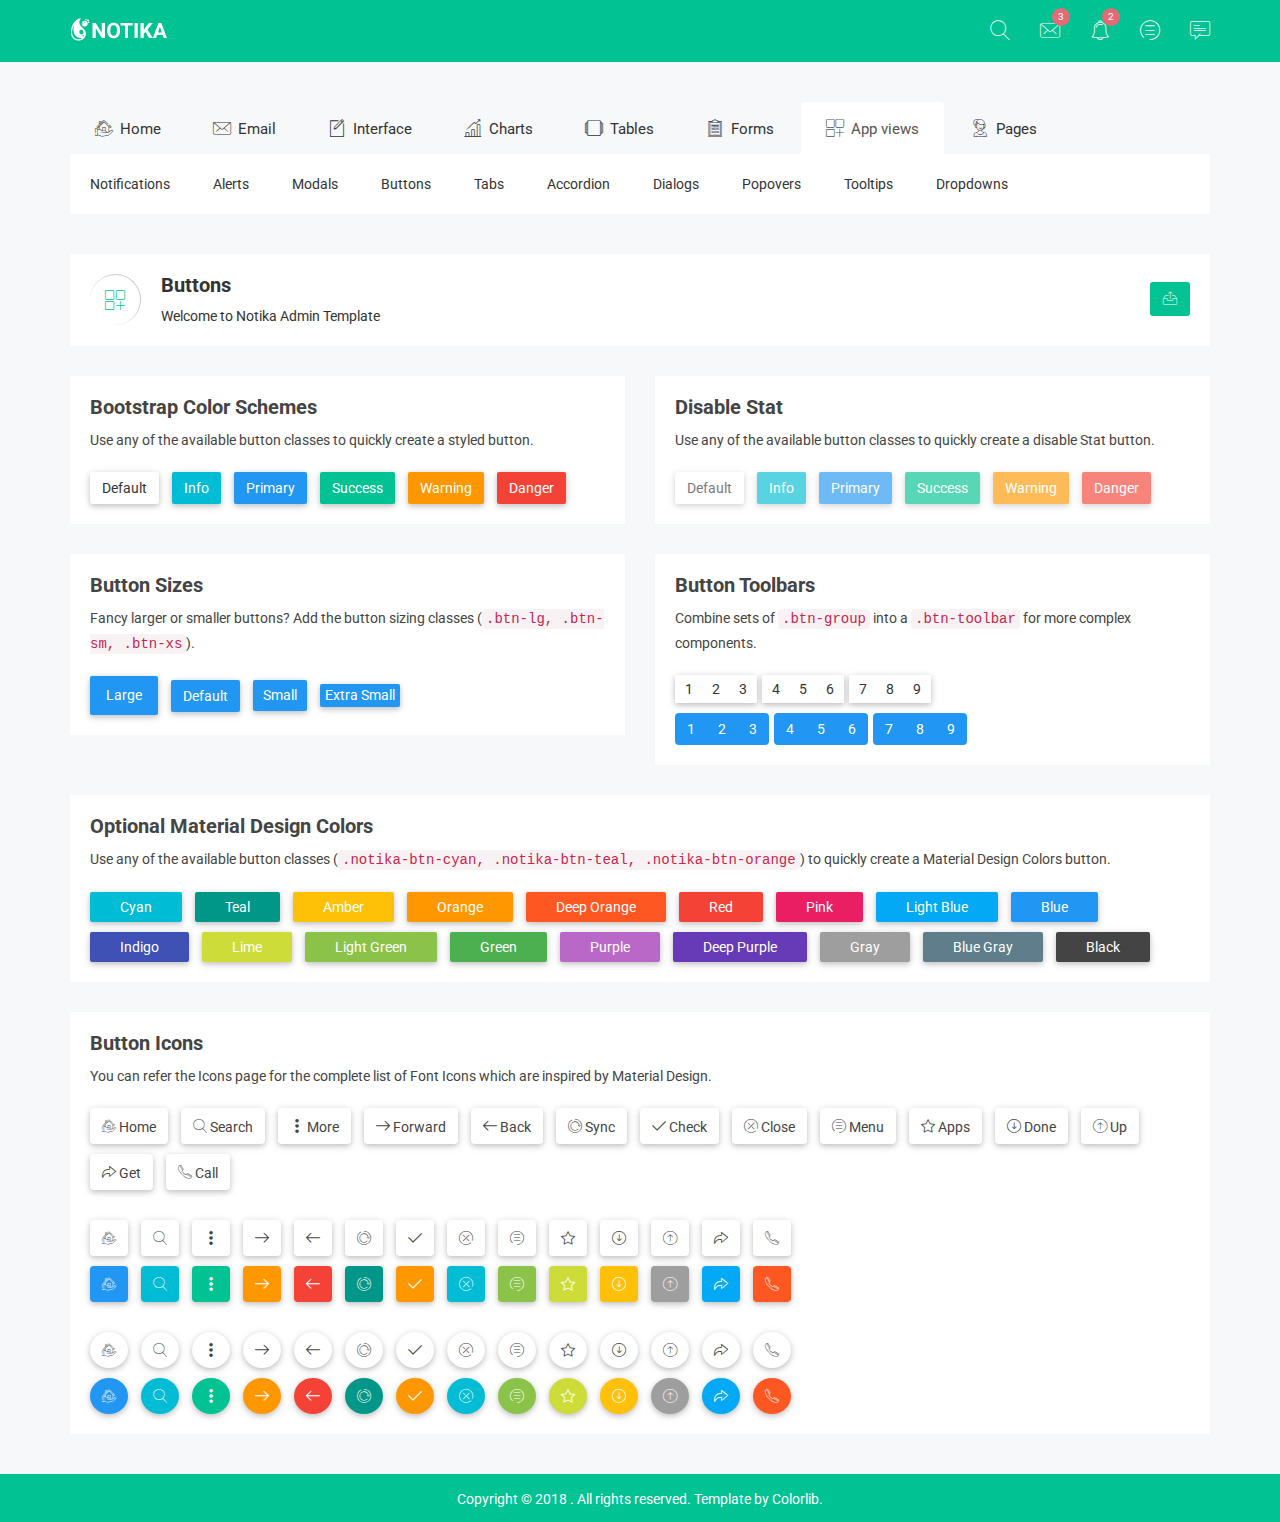
<file: public/admin_template/buttons.html>
<!doctype html>
<html class="no-js" lang="">

<head>
    <meta charset="utf-8">
    <meta http-equiv="x-ua-compatible" content="ie=edge">
    <title>Buttons | Notika - Notika Admin Template</title>
    <meta name="description" content="">
    <meta name="viewport" content="width=device-width, initial-scale=1">
    <!-- favicon
		============================================ -->
    <link rel="shortcut icon" type="image/x-icon" href="img/favicon.ico">
    <!-- Google Fonts
		============================================ -->
    <link href="https://fonts.googleapis.com/css?family=Roboto:100,300,400,700,900" rel="stylesheet">
    <!-- Bootstrap CSS
		============================================ -->
    <link rel="stylesheet" href="css/bootstrap.min.css">
    <!-- font awesome CSS
		============================================ -->
    <link rel="stylesheet" href="css/font-awesome.min.css">
    <!-- owl.carousel CSS
		============================================ -->
    <link rel="stylesheet" href="css/owl.carousel.css">
    <link rel="stylesheet" href="css/owl.theme.css">
    <link rel="stylesheet" href="css/owl.transitions.css">
    <!-- meanmenu CSS
		============================================ -->
    <link rel="stylesheet" href="css/meanmenu/meanmenu.min.css">
    <!-- animate CSS
		============================================ -->
    <link rel="stylesheet" href="css/animate.css">
    <!-- normalize CSS
		============================================ -->
    <link rel="stylesheet" href="css/normalize.css">
    <!-- mCustomScrollbar CSS
		============================================ -->
    <link rel="stylesheet" href="css/scrollbar/jquery.mCustomScrollbar.min.css">
    <!-- Notika icon CSS
		============================================ -->
    <link rel="stylesheet" href="css/notika-custom-icon.css">
    <!-- wave CSS
		============================================ -->
    <link rel="stylesheet" href="css/wave/waves.min.css">
    <link rel="stylesheet" href="css/wave/button.css">
    <!-- main CSS
		============================================ -->
    <link rel="stylesheet" href="css/main.css">
    <!-- style CSS
		============================================ -->
    <link rel="stylesheet" href="style.css">
    <!-- responsive CSS
		============================================ -->
    <link rel="stylesheet" href="css/responsive.css">
    <!-- modernizr JS
		============================================ -->
    <script src="js/vendor/modernizr-2.8.3.min.js"></script>
</head>

<body>
    <!--[if lt IE 8]>
            <p class="browserupgrade">You are using an <strong>outdated</strong> browser. Please <a href="http://browsehappy.com/">upgrade your browser</a> to improve your experience.</p>
        <![endif]-->
    <!-- Start Header Top Area -->
    <div class="header-top-area">
        <div class="container">
            <div class="row">
                <div class="col-lg-4 col-md-4 col-sm-12 col-xs-12">
                    <div class="logo-area">
                        <a href="#"><img src="img/logo/logo.png" alt="" /></a>
                    </div>
                </div>
                <div class="col-lg-8 col-md-8 col-sm-12 col-xs-12">
                    <div class="header-top-menu">
                        <ul class="nav navbar-nav notika-top-nav">
                            <li class="nav-item dropdown">
                                <a href="#" data-toggle="dropdown" role="button" aria-expanded="false" class="nav-link dropdown-toggle"><span><i class="notika-icon notika-search"></i></span></a>
                                <div role="menu" class="dropdown-menu search-dd animated flipInX">
                                    <div class="search-input">
                                        <i class="notika-icon notika-left-arrow"></i>
                                        <input type="text" />
                                    </div>
                                </div>
                            </li>
                            <li class="nav-item dropdown">
                                <a href="#" data-toggle="dropdown" role="button" aria-expanded="false" class="nav-link dropdown-toggle"><span><i class="notika-icon notika-mail"></i></span></a>
                                <div role="menu" class="dropdown-menu message-dd animated zoomIn">
                                    <div class="hd-mg-tt">
                                        <h2>Messages</h2>
                                    </div>
                                    <div class="hd-message-info">
                                        <a href="#">
                                            <div class="hd-message-sn">
                                                <div class="hd-message-img">
                                                    <img src="img/post/1.jpg" alt="" />
                                                </div>
                                                <div class="hd-mg-ctn">
                                                    <h3>David Belle</h3>
                                                    <p>Cum sociis natoque penatibus et magnis dis parturient montes</p>
                                                </div>
                                            </div>
                                        </a>
                                        <a href="#">
                                            <div class="hd-message-sn">
                                                <div class="hd-message-img">
                                                    <img src="img/post/2.jpg" alt="" />
                                                </div>
                                                <div class="hd-mg-ctn">
                                                    <h3>Jonathan Morris</h3>
                                                    <p>Cum sociis natoque penatibus et magnis dis parturient montes</p>
                                                </div>
                                            </div>
                                        </a>
                                        <a href="#">
                                            <div class="hd-message-sn">
                                                <div class="hd-message-img">
                                                    <img src="img/post/4.jpg" alt="" />
                                                </div>
                                                <div class="hd-mg-ctn">
                                                    <h3>Fredric Mitchell</h3>
                                                    <p>Cum sociis natoque penatibus et magnis dis parturient montes</p>
                                                </div>
                                            </div>
                                        </a>
                                        <a href="#">
                                            <div class="hd-message-sn">
                                                <div class="hd-message-img">
                                                    <img src="img/post/1.jpg" alt="" />
                                                </div>
                                                <div class="hd-mg-ctn">
                                                    <h3>David Belle</h3>
                                                    <p>Cum sociis natoque penatibus et magnis dis parturient montes</p>
                                                </div>
                                            </div>
                                        </a>
                                        <a href="#">
                                            <div class="hd-message-sn">
                                                <div class="hd-message-img">
                                                    <img src="img/post/2.jpg" alt="" />
                                                </div>
                                                <div class="hd-mg-ctn">
                                                    <h3>Glenn Jecobs</h3>
                                                    <p>Cum sociis natoque penatibus et magnis dis parturient montes</p>
                                                </div>
                                            </div>
                                        </a>
                                    </div>
                                    <div class="hd-mg-va">
                                        <a href="#">View All</a>
                                    </div>
                                </div>
                            </li>
                            <li class="nav-item nc-al"><a href="#" data-toggle="dropdown" role="button" aria-expanded="false" class="nav-link dropdown-toggle"><span><i class="notika-icon notika-alarm"></i></span><div class="spinner4 spinner-4"></div><div class="ntd-ctn"><span>3</span></div></a>
                                <div role="menu" class="dropdown-menu message-dd notification-dd animated zoomIn">
                                    <div class="hd-mg-tt">
                                        <h2>Notification</h2>
                                    </div>
                                    <div class="hd-message-info">
                                        <a href="#">
                                            <div class="hd-message-sn">
                                                <div class="hd-message-img">
                                                    <img src="img/post/1.jpg" alt="" />
                                                </div>
                                                <div class="hd-mg-ctn">
                                                    <h3>David Belle</h3>
                                                    <p>Cum sociis natoque penatibus et magnis dis parturient montes</p>
                                                </div>
                                            </div>
                                        </a>
                                        <a href="#">
                                            <div class="hd-message-sn">
                                                <div class="hd-message-img">
                                                    <img src="img/post/2.jpg" alt="" />
                                                </div>
                                                <div class="hd-mg-ctn">
                                                    <h3>Jonathan Morris</h3>
                                                    <p>Cum sociis natoque penatibus et magnis dis parturient montes</p>
                                                </div>
                                            </div>
                                        </a>
                                        <a href="#">
                                            <div class="hd-message-sn">
                                                <div class="hd-message-img">
                                                    <img src="img/post/4.jpg" alt="" />
                                                </div>
                                                <div class="hd-mg-ctn">
                                                    <h3>Fredric Mitchell</h3>
                                                    <p>Cum sociis natoque penatibus et magnis dis parturient montes</p>
                                                </div>
                                            </div>
                                        </a>
                                        <a href="#">
                                            <div class="hd-message-sn">
                                                <div class="hd-message-img">
                                                    <img src="img/post/1.jpg" alt="" />
                                                </div>
                                                <div class="hd-mg-ctn">
                                                    <h3>David Belle</h3>
                                                    <p>Cum sociis natoque penatibus et magnis dis parturient montes</p>
                                                </div>
                                            </div>
                                        </a>
                                        <a href="#">
                                            <div class="hd-message-sn">
                                                <div class="hd-message-img">
                                                    <img src="img/post/2.jpg" alt="" />
                                                </div>
                                                <div class="hd-mg-ctn">
                                                    <h3>Glenn Jecobs</h3>
                                                    <p>Cum sociis natoque penatibus et magnis dis parturient montes</p>
                                                </div>
                                            </div>
                                        </a>
                                    </div>
                                    <div class="hd-mg-va">
                                        <a href="#">View All</a>
                                    </div>
                                </div>
                            </li>
                            <li class="nav-item"><a href="#" data-toggle="dropdown" role="button" aria-expanded="false" class="nav-link dropdown-toggle"><span><i class="notika-icon notika-menus"></i></span><div class="spinner4 spinner-4"></div><div class="ntd-ctn"><span>2</span></div></a>
                                <div role="menu" class="dropdown-menu message-dd task-dd animated zoomIn">
                                    <div class="hd-mg-tt">
                                        <h2>Tasks</h2>
                                    </div>
                                    <div class="hd-message-info hd-task-info">
                                        <div class="skill">
                                            <div class="progress">
                                                <div class="lead-content">
                                                    <p>HTML5 Validation Report</p>
                                                </div>
                                                <div class="progress-bar wow fadeInLeft" data-progress="95%" style="width: 95%;" data-wow-duration="1.5s" data-wow-delay="1.2s"> <span>95%</span>
                                                </div>
                                            </div>
                                            <div class="progress">
                                                <div class="lead-content">
                                                    <p>Google Chrome Extension</p>
                                                </div>
                                                <div class="progress-bar wow fadeInLeft" data-progress="85%" style="width: 85%;" data-wow-duration="1.5s" data-wow-delay="1.2s"><span>85%</span> </div>
                                            </div>
                                            <div class="progress">
                                                <div class="lead-content">
                                                    <p>Social Internet Projects</p>
                                                </div>
                                                <div class="progress-bar wow fadeInLeft" data-progress="93%" style="width: 93%;" data-wow-duration="1.5s" data-wow-delay="1.2s"><span>93%</span> </div>
                                            </div>
                                            <div class="progress">
                                                <div class="lead-content">
                                                    <p>Bootstrap Admin Template</p>
                                                </div>
                                                <div class="progress-bar wow fadeInLeft" data-progress="93%" style="width: 93%;" data-wow-duration="1.5s" data-wow-delay="1.2s"><span>93%</span> </div>
                                            </div>
                                            <div class="progress progress-bt">
                                                <div class="lead-content">
                                                    <p>Youtube Client App</p>
                                                </div>
                                                <div class="progress-bar wow fadeInLeft" data-progress="93%" style="width: 93%;" data-wow-duration="1.5s" data-wow-delay="1.2s"><span>93%</span> </div>
                                            </div>
                                        </div>
                                    </div>
                                    <div class="hd-mg-va">
                                        <a href="#">View All</a>
                                    </div>
                                </div>
                            </li>
                            <li class="nav-item"><a href="#" data-toggle="dropdown" role="button" aria-expanded="false" class="nav-link dropdown-toggle"><span><i class="notika-icon notika-chat"></i></span></a>
                                <div role="menu" class="dropdown-menu message-dd chat-dd animated zoomIn">
                                    <div class="hd-mg-tt">
                                        <h2>Chat</h2>
                                    </div>
                                    <div class="search-people">
                                        <i class="notika-icon notika-left-arrow"></i>
                                        <input type="text" placeholder="Search People" />
                                    </div>
                                    <div class="hd-message-info">
                                        <a href="#">
                                            <div class="hd-message-sn">
                                                <div class="hd-message-img chat-img">
                                                    <img src="img/post/1.jpg" alt="" />
                                                    <div class="chat-avaible"><i class="notika-icon notika-dot"></i></div>
                                                </div>
                                                <div class="hd-mg-ctn">
                                                    <h3>David Belle</h3>
                                                    <p>Available</p>
                                                </div>
                                            </div>
                                        </a>
                                        <a href="#">
                                            <div class="hd-message-sn">
                                                <div class="hd-message-img chat-img">
                                                    <img src="img/post/2.jpg" alt="" />
                                                </div>
                                                <div class="hd-mg-ctn">
                                                    <h3>Jonathan Morris</h3>
                                                    <p>Last seen 3 hours ago</p>
                                                </div>
                                            </div>
                                        </a>
                                        <a href="#">
                                            <div class="hd-message-sn">
                                                <div class="hd-message-img chat-img">
                                                    <img src="img/post/4.jpg" alt="" />
                                                </div>
                                                <div class="hd-mg-ctn">
                                                    <h3>Fredric Mitchell</h3>
                                                    <p>Last seen 2 minutes ago</p>
                                                </div>
                                            </div>
                                        </a>
                                        <a href="#">
                                            <div class="hd-message-sn">
                                                <div class="hd-message-img chat-img">
                                                    <img src="img/post/1.jpg" alt="" />
                                                    <div class="chat-avaible"><i class="notika-icon notika-dot"></i></div>
                                                </div>
                                                <div class="hd-mg-ctn">
                                                    <h3>David Belle</h3>
                                                    <p>Available</p>
                                                </div>
                                            </div>
                                        </a>
                                        <a href="#">
                                            <div class="hd-message-sn">
                                                <div class="hd-message-img chat-img">
                                                    <img src="img/post/2.jpg" alt="" />
                                                    <div class="chat-avaible"><i class="notika-icon notika-dot"></i></div>
                                                </div>
                                                <div class="hd-mg-ctn">
                                                    <h3>Glenn Jecobs</h3>
                                                    <p>Available</p>
                                                </div>
                                            </div>
                                        </a>
                                    </div>
                                    <div class="hd-mg-va">
                                        <a href="#">View All</a>
                                    </div>
                                </div>
                            </li>
                        </ul>
                    </div>
                </div>
            </div>
        </div>
    </div>
    <!-- End Header Top Area -->
    <!-- Mobile Menu start -->
    <div class="mobile-menu-area">
        <div class="container">
            <div class="row">
                <div class="col-lg-12 col-md-12 col-sm-12 col-xs-12">
                    <div class="mobile-menu">
                        <nav id="dropdown">
                            <ul class="mobile-menu-nav">
                                <li><a data-toggle="collapse" data-target="#Charts" href="#">Home</a>
                                    <ul class="collapse dropdown-header-top">
                                        <li><a href="index.html">Dashboard One</a></li>
                                        <li><a href="index-2.html">Dashboard Two</a></li>
                                        <li><a href="index-3.html">Dashboard Three</a></li>
                                        <li><a href="index-4.html">Dashboard Four</a></li>
                                        <li><a href="analytics.html">Analytics</a></li>
                                        <li><a href="widgets.html">Widgets</a></li>
                                    </ul>
                                </li>
                                <li><a data-toggle="collapse" data-target="#demoevent" href="#">Email</a>
                                    <ul id="demoevent" class="collapse dropdown-header-top">
                                        <li><a href="inbox.html">Inbox</a></li>
                                        <li><a href="view-email.html">View Email</a></li>
                                        <li><a href="compose-email.html">Compose Email</a></li>
                                    </ul>
                                </li>
                                <li><a data-toggle="collapse" data-target="#democrou" href="#">Interface</a>
                                    <ul id="democrou" class="collapse dropdown-header-top">
                                        <li><a href="animations.html">Animations</a></li>
                                        <li><a href="google-map.html">Google Map</a></li>
                                        <li><a href="data-map.html">Data Maps</a></li>
                                        <li><a href="code-editor.html">Code Editor</a></li>
                                        <li><a href="image-cropper.html">Images Cropper</a></li>
                                        <li><a href="wizard.html">Wizard</a></li>
                                    </ul>
                                </li>
                                <li><a data-toggle="collapse" data-target="#demolibra" href="#">Charts</a>
                                    <ul id="demolibra" class="collapse dropdown-header-top">
                                        <li><a href="flot-charts.html">Flot Charts</a></li>
                                        <li><a href="bar-charts.html">Bar Charts</a></li>
                                        <li><a href="line-charts.html">Line Charts</a></li>
                                        <li><a href="area-charts.html">Area Charts</a></li>
                                    </ul>
                                </li>
                                <li><a data-toggle="collapse" data-target="#demodepart" href="#">Tables</a>
                                    <ul id="demodepart" class="collapse dropdown-header-top">
                                        <li><a href="normal-table.html">Normal Table</a></li>
                                        <li><a href="data-table.html">Data Table</a></li>
                                    </ul>
                                </li>
                                <li><a data-toggle="collapse" data-target="#demo" href="#">Forms</a>
                                    <ul id="demo" class="collapse dropdown-header-top">
                                        <li><a href="form-elements.html">Form Elements</a></li>
                                        <li><a href="form-components.html">Form Components</a></li>
                                        <li><a href="form-examples.html">Form Examples</a></li>
                                    </ul>
                                </li>
                                <li><a data-toggle="collapse" data-target="#Miscellaneousmob" href="#">App views</a>
                                    <ul id="Miscellaneousmob" class="collapse dropdown-header-top">
                                        <li><a href="notification.html">Notifications</a>
                                        </li>
                                        <li><a href="alert.html">Alerts</a>
                                        </li>
                                        <li><a href="modals.html">Modals</a>
                                        </li>
                                        <li><a href="buttons.html">Buttons</a>
                                        </li>
                                        <li><a href="tabs.html">Tabs</a>
                                        </li>
                                        <li><a href="accordion.html">Accordion</a>
                                        </li>
                                        <li><a href="dialog.html">Dialogs</a>
                                        </li>
                                        <li><a href="popovers.html">Popovers</a>
                                        </li>
                                        <li><a href="tooltips.html">Tooltips</a>
                                        </li>
                                        <li><a href="dropdown.html">Dropdowns</a>
                                        </li>
                                    </ul>
                                </li>
                                <li><a data-toggle="collapse" data-target="#Pagemob" href="#">Pages</a>
                                    <ul id="Pagemob" class="collapse dropdown-header-top">
                                        <li><a href="contact.html">Contact</a>
                                        </li>
                                        <li><a href="invoice.html">Invoice</a>
                                        </li>
                                        <li><a href="typography.html">Typography</a>
                                        </li>
                                        <li><a href="color.html">Color</a>
                                        </li>
                                        <li><a href="login-register.html">Login Register</a>
                                        </li>
                                        <li><a href="404.html">404 Page</a>
                                        </li>
                                    </ul>
                                </li>
                            </ul>
                        </nav>
                    </div>
                </div>
            </div>
        </div>
    </div>
    <!-- Mobile Menu end -->
    <!-- Main Menu area start-->
    <div class="main-menu-area mg-tb-40">
        <div class="container">
            <div class="row">
                <div class="col-lg-12 col-md-12 col-sm-12 col-xs-12">
                    <ul class="nav nav-tabs notika-menu-wrap menu-it-icon-pro">
                        <li><a data-toggle="tab" href="#Home"><i class="notika-icon notika-house"></i> Home</a>
                        </li>
                        <li><a data-toggle="tab" href="#mailbox"><i class="notika-icon notika-mail"></i> Email</a>
                        </li>
                        <li><a data-toggle="tab" href="#Interface"><i class="notika-icon notika-edit"></i> Interface</a>
                        </li>
                        <li><a data-toggle="tab" href="#Charts"><i class="notika-icon notika-bar-chart"></i> Charts</a>
                        </li>
                        <li><a data-toggle="tab" href="#Tables"><i class="notika-icon notika-windows"></i> Tables</a>
                        </li>
                        <li><a data-toggle="tab" href="#Forms"><i class="notika-icon notika-form"></i> Forms</a>
                        </li>
                        <li class="active"><a data-toggle="tab" href="#Appviews"><i class="notika-icon notika-app"></i> App views</a>
                        </li>
                        <li><a data-toggle="tab" href="#Page"><i class="notika-icon notika-support"></i> Pages</a>
                        </li>
                    </ul>
                    <div class="tab-content custom-menu-content">
                        <div id="Home" class="tab-pane in notika-tab-menu-bg animated flipInX">
                            <ul class="notika-main-menu-dropdown">
                                <li><a href="index.html">Dashboard One</a>
                                </li>
                                <li><a href="index-2.html">Dashboard Two</a>
                                </li>
                                <li><a href="index-3.html">Dashboard Three</a>
                                </li>
                                <li><a href="index-4.html">Dashboard Four</a>
                                </li>
                                <li><a href="analytics.html">Analytics</a>
                                </li>
                                <li><a href="widgets.html">Widgets</a>
                                </li>
                            </ul>
                        </div>
                        <div id="mailbox" class="tab-pane notika-tab-menu-bg animated flipInX">
                            <ul class="notika-main-menu-dropdown">
                                <li><a href="inbox.html">Inbox</a>
                                </li>
                                <li><a href="view-email.html">View Email</a>
                                </li>
                                <li><a href="compose-email.html">Compose Email</a>
                                </li>
                            </ul>
                        </div>
                        <div id="Interface" class="tab-pane notika-tab-menu-bg animated flipInX">
                            <ul class="notika-main-menu-dropdown">
                                <li><a href="animations.html">Animations</a>
                                </li>
                                <li><a href="google-map.html">Google Map</a>
                                </li>
                                <li><a href="data-map.html">Data Maps</a>
                                </li>
                                <li><a href="code-editor.html">Code Editor</a>
                                </li>
                                <li><a href="image-cropper.html">Images Cropper</a>
                                </li>
                                <li><a href="wizard.html">Wizard</a>
                                </li>
                            </ul>
                        </div>
                        <div id="Charts" class="tab-pane notika-tab-menu-bg animated flipInX">
                            <ul class="notika-main-menu-dropdown">
                                <li><a href="flot-charts.html">Flot Charts</a>
                                </li>
                                <li><a href="bar-charts.html">Bar Charts</a>
                                </li>
                                <li><a href="line-charts.html">Line Charts</a>
                                </li>
                                <li><a href="area-charts.html">Area Charts</a>
                                </li>
                            </ul>
                        </div>
                        <div id="Tables" class="tab-pane notika-tab-menu-bg animated flipInX">
                            <ul class="notika-main-menu-dropdown">
                                <li><a href="normal-table.html">Normal Table</a>
                                </li>
                                <li><a href="data-table.html">Data Table</a>
                                </li>
                            </ul>
                        </div>
                        <div id="Forms" class="tab-pane notika-tab-menu-bg animated flipInX">
                            <ul class="notika-main-menu-dropdown">
                                <li><a href="form-elements.html">Form Elements</a>
                                </li>
                                <li><a href="form-components.html">Form Components</a>
                                </li>
                                <li><a href="form-examples.html">Form Examples</a>
                                </li>
                            </ul>
                        </div>
                        <div id="Appviews" class="tab-pane active notika-tab-menu-bg animated flipInX">
                            <ul class="notika-main-menu-dropdown">
                                <li><a href="notification.html">Notifications</a>
                                </li>
                                <li><a href="alert.html">Alerts</a>
                                </li>
                                <li><a href="modals.html">Modals</a>
                                </li>
                                <li><a href="buttons.html">Buttons</a>
                                </li>
                                <li><a href="tabs.html">Tabs</a>
                                </li>
                                <li><a href="accordion.html">Accordion</a>
                                </li>
                                <li><a href="dialog.html">Dialogs</a>
                                </li>
                                <li><a href="popovers.html">Popovers</a>
                                </li>
                                <li><a href="tooltips.html">Tooltips</a>
                                </li>
                                <li><a href="dropdown.html">Dropdowns</a>
                                </li>
                            </ul>
                        </div>
                        <div id="Page" class="tab-pane notika-tab-menu-bg animated flipInX">
                            <ul class="notika-main-menu-dropdown">
                                <li><a href="contact.html">Contact</a>
                                </li>
                                <li><a href="invoice.html">Invoice</a>
                                </li>
                                <li><a href="typography.html">Typography</a>
                                </li>
                                <li><a href="color.html">Color</a>
                                </li>
                                <li><a href="login-register.html">Login Register</a>
                                </li>
                                <li><a href="404.html">404 Page</a>
                                </li>
                            </ul>
                        </div>
                    </div>
                </div>
            </div>
        </div>
    </div>
    <!-- Main Menu area End-->
	<!-- Breadcomb area Start-->
	<div class="breadcomb-area">
		<div class="container">
			<div class="row">
				<div class="col-lg-12 col-md-12 col-sm-12 col-xs-12">
					<div class="breadcomb-list">
						<div class="row">
							<div class="col-lg-6 col-md-6 col-sm-6 col-xs-12">
								<div class="breadcomb-wp">
									<div class="breadcomb-icon">
										<i class="notika-icon notika-app"></i>
									</div>
									<div class="breadcomb-ctn">
										<h2>Buttons</h2>
										<p>Welcome to Notika <span class="bread-ntd">Admin Template</span></p>
									</div>
								</div>
							</div>
							<div class="col-lg-6 col-md-6 col-sm-6 col-xs-3">
								<div class="breadcomb-report">
									<button data-toggle="tooltip" data-placement="left" title="Download Report" class="btn"><i class="notika-icon notika-sent"></i></button>
								</div>
							</div>
						</div>
					</div>
				</div>
			</div>
		</div>
	</div>
	<!-- Breadcomb area End-->
    <!-- Button area Start-->
    <div class="buttons-area">
        <div class="container">
            <div class="row">
                <div class="col-lg-6 col-md-6 col-sm-6 col-xs-12">
                    <div class="btn-demo-notika">
                        <div class="notika-btn-hd">
							<h2>Bootstrap Color Schemes</h2>
							<p>Use any of the available button classes to quickly create a styled button.</p>
						</div>
                        <div class="btn-list">
                            <button class="btn btn-default notika-btn-default">Default</button>
                            <button class="btn btn-info notika-btn-info">Info</button>
                            <button class="btn btn-primary notika-btn-primary">Primary</button>
                            <button class="btn btn-success notika-btn-success">Success</button>
                            <button class="btn btn-warning notika-btn-warning">Warning</button>
                            <button class="btn btn-danger notika-btn-danger">Danger</button>
                        </div>
                    </div>
                </div>
                <div class="col-lg-6 col-md-6 col-sm-6 col-xs-12">
                    <div class="btn-demo-notika sm-res-mg-t-30">
						<div class="notika-btn-hd">
							<h2>Disable Stat</h2>
							<p>Use any of the available button classes to quickly create a disable Stat button.</p>
						</div>
                        <div class="btn-list">
                            <button class="btn btn-default notika-btn-default" disabled="disabled">Default</button>
                            <button class="btn btn-info notika-btn-info" disabled="disabled">Info</button>
                            <button class="btn btn-primary notika-btn-primary" disabled="disabled">Primary</button>
                            <button class="btn btn-success notika-btn-success" disabled="disabled">Success</button>
                            <button class="btn btn-warning notika-btn-warning" disabled="disabled">Warning</button>
                            <button class="btn btn-danger notika-btn-danger" disabled="disabled">Danger</button>
                        </div>
                    </div>
                </div>
            </div>
            <div class="row">
                <div class="col-lg-6 col-md-6 col-sm-6 col-xs-12">
                    <div class="btn-demo-notika mg-t-30">
						<div class="notika-btn-hd">
							<h2>Button Sizes</h2>
							<p>Fancy larger or smaller buttons? Add the button sizing classes (<code>.btn-lg, .btn-sm, .btn-xs</code>). </p>
						</div>
                        <div class="btn-list">
                            <button class="btn btn-primary notika-btn-primary btn-lg">Large</button>
                            <button class="btn btn-primary notika-btn-primary">Default</button>
                            <button class="btn btn-primary notika-btn-primary btn-sm">Small</button>
                            <button class="btn btn-primary notika-btn-primary btn-xs">Extra Small</button>
                        </div>
                    </div>
                </div>
                <div class="col-lg-6 col-md-6 col-sm-6 col-xs-12">
                    <div class="btn-demo-notika mg-t-30">
						<div class="notika-btn-hd">
							<h2>Button Toolbars</h2>
							<p>Combine sets of <code>.btn-group</code> into a <code>.btn-toolbar</code> for more complex components. </p>
						</div>
                        <div class="btn-toolbar" role="toolbar">
                            <div class="btn-group notika-group-btn">
                                <button type="button" class="btn btn-default notika-gp-default">1</button>
                                <button type="button" class="btn btn-default notika-gp-default">2</button>
                                <button type="button" class="btn btn-default notika-gp-default">3</button>
                            </div>
                            <div class="btn-group notika-group-btn">
                                <button type="button" class="btn btn-default notika-gp-default">4</button>
                                <button type="button" class="btn btn-default notika-gp-default">5</button>
                                <button type="button" class="btn btn-default notika-gp-default">6</button>
                            </div>
                            <div class="btn-group notika-group-btn">
                                <button type="button" class="btn btn-default notika-gp-default">7</button>
                                <button type="button" class="btn btn-default notika-gp-default">8</button>
                                <button type="button" class="btn btn-default notika-gp-default">9</button>
                            </div>
                        </div>
                        <div class="btn-toolbar" role="toolbar">
                            <div class="btn-group notika-tl-btn">
                                <button type="button" class="btn btn-primary notika-gp-primary">1</button>
                                <button type="button" class="btn btn-primary notika-gp-primary">2</button>
                                <button type="button" class="btn btn-primary notika-gp-primary">3</button>
                            </div>
                            <div class="btn-group notika-tl-btn">
                                <button type="button" class="btn btn-primary notika-gp-primary">4</button>
                                <button type="button" class="btn btn-primary notika-gp-primary">5</button>
                                <button type="button" class="btn btn-primary notika-gp-primary">6</button>
                            </div>
                            <div class="btn-group notika-tl-btn">
                                <button type="button" class="btn btn-primary notika-gp-primary">7</button>
                                <button type="button" class="btn btn-primary notika-gp-primary">8</button>
                                <button type="button" class="btn btn-primary notika-gp-primary">9</button>
                            </div>
                        </div>
                    </div>
                </div>
            </div>
            <div class="row">
                <div class="col-lg-12 col-md-12 col-sm-12 col-xs-12">
                    <div class="btn-demo-notika mg-t-30">
						<div class="notika-btn-hd">
							<h2>Optional Material Design Colors</h2>
							<p>Use any of the available button classes (<code>.notika-btn-cyan, .notika-btn-teal, .notika-btn-orange</code>) to quickly create a Material Design Colors button.</p>
						</div>
                        <div class="material-design-btn">
                            <button class="btn notika-btn-cyan">Cyan</button>
                            <button class="btn notika-btn-teal">Teal</button>
                            <button class="btn notika-btn-amber">Amber</button>
                            <button class="btn notika-btn-orange">Orange</button>
                            <button class="btn notika-btn-deeporange">Deep Orange</button>
                            <button class="btn notika-btn-red">Red</button>
                            <button class="btn notika-btn-pink">Pink</button>
                            <button class="btn notika-btn-lightblue">Light Blue</button>
                            <button class="btn notika-btn-blue">Blue</button>
                            <button class="btn notika-btn-indigo btn-reco-mg btn-button-mg">Indigo</button>
                            <button class="btn notika-btn-lime btn-reco-mg btn-button-mg">Lime</button>
                            <button class="btn notika-btn-lightgreen btn-reco-mg btn-button-mg">Light Green</button>
                            <button class="btn notika-btn-green btn-reco-mg btn-button-mg">Green</button>
                            <button class="btn notika-btn-purple btn-reco-mg btn-button-mg">Purple</button>
                            <button class="btn notika-btn-deeppurple btn-reco-mg btn-button-mg">Deep Purple</button>
                            <button class="btn notika-btn-gray btn-reco-mg btn-button-mg">Gray</button>
                            <button class="btn notika-btn-bluegray btn-reco-mg btn-button-mg">Blue Gray</button>
                            <button class="btn notika-btn-black btn-reco-mg btn-button-mg">Black</button>
                        </div>
                    </div>
                </div>
            </div>
            <div class="row">
                <div class="col-lg-12 col-md-12 col-sm-12 col-xs-12">
                    <div class="btn-demo-notika mg-t-30">
						<div class="notika-btn-hd">
							<h2>Button Icons</h2>
							<p>You can refer the Icons page for the complete list of Font Icons which are inspired by Material Design.</p>
						</div>
                        <div class="button-icon-btn">
                            <button class="btn btn-default btn-icon-notika"><i class="notika-icon notika-house"></i> Home</button>
                            <button class="btn btn-default btn-icon-notika"><i class="notika-icon notika-search"></i> Search</button>
                            <button class="btn btn-default btn-icon-notika"><i class="notika-icon notika-menu"></i> More</button>
                            <button class="btn btn-default btn-icon-notika"><i class="notika-icon notika-right-arrow"></i> Forward</button>
                            <button class="btn btn-default btn-icon-notika"><i class="notika-icon notika-left-arrow"></i> Back</button>
                            <button class="btn btn-default btn-icon-notika"><i class="notika-icon notika-refresh"></i> Sync</button>
                            <button class="btn btn-default btn-icon-notika"><i class="notika-icon notika-checked"></i> Check</button>
                            <button class="btn btn-default btn-icon-notika"><i class="notika-icon notika-close"></i> Close</button>
                            <button class="btn btn-default btn-icon-notika"><i class="notika-icon notika-menus"></i> Menu</button>
                            <button class="btn btn-default btn-icon-notika"><i class="notika-icon notika-star"></i> Apps</button>
                            <button class="btn btn-default btn-icon-notika"><i class="notika-icon notika-down-arrow"></i> Done</button>
                            <button class="btn btn-default btn-icon-notika"><i class="notika-icon notika-up-arrow"></i> Up</button>
                            <button class="btn btn-default btn-icon-notika"><i class="notika-icon notika-next"></i> Get</button>
                            <button class="btn btn-default btn-icon-notika"><i class="notika-icon notika-phone"></i> Call</button>
                        </div>
                        <div class="button-icon-btn mg-t-30 butt-mg-t-20">
                            <button class="btn btn-default btn-icon-notika"><i class="notika-icon notika-house"></i></button>
                            <button class="btn btn-default btn-icon-notika"><i class="notika-icon notika-search"></i></button>
                            <button class="btn btn-default btn-icon-notika"><i class="notika-icon notika-menu"></i></button>
                            <button class="btn btn-default btn-icon-notika"><i class="notika-icon notika-right-arrow"></i></button>
                            <button class="btn btn-default btn-icon-notika"><i class="notika-icon notika-left-arrow"></i></button>
                            <button class="btn btn-default btn-icon-notika"><i class="notika-icon notika-refresh"></i></button>
                            <button class="btn btn-default btn-icon-notika"><i class="notika-icon notika-checked"></i></button>
                            <button class="btn btn-default btn-icon-notika"><i class="notika-icon notika-close"></i></button>
                            <button class="btn btn-default btn-icon-notika"><i class="notika-icon notika-menus"></i></button>
                            <button class="btn btn-default btn-icon-notika"><i class="notika-icon notika-star"></i></button>
                            <button class="btn btn-default btn-icon-notika"><i class="notika-icon notika-down-arrow"></i></button>
                            <button class="btn btn-default btn-icon-notika"><i class="notika-icon notika-up-arrow"></i></button>
                            <button class="btn btn-default btn-icon-notika"><i class="notika-icon notika-next"></i></button>
                            <button class="btn btn-default btn-icon-notika"><i class="notika-icon notika-phone"></i></button>
                        </div>
                        <div class="button-icon-btn sm-res-mg-t-30">
                            <button class="btn btn-primary primary-icon-notika"><i class="notika-icon notika-house"></i></button>
                            <button class="btn btn-info info-icon-notika"><i class="notika-icon notika-search"></i></button>
                            <button class="btn btn-success success-icon-notika"><i class="notika-icon notika-menu"></i></button>
                            <button class="btn btn-warning warning-icon-notika"><i class="notika-icon notika-right-arrow"></i></button>
                            <button class="btn btn-danger danger-icon-notika"><i class="notika-icon notika-left-arrow"></i></button>
                            <button class="btn btn-teal teal-icon-notika"><i class="notika-icon notika-refresh"></i></button>
                            <button class="btn btn-orange orange-icon-notika"><i class="notika-icon notika-checked"></i></button>
                            <button class="btn btn-cyan cyan-icon-notika"><i class="notika-icon notika-close"></i></button>
                            <button class="btn btn-lightgreen lightgreen-icon-notika"><i class="notika-icon notika-menus"></i></button>
                            <button class="btn btn-lime lime-icon-notika"><i class="notika-icon notika-star"></i></button>
                            <button class="btn btn-amber amber-icon-notika"><i class="notika-icon notika-down-arrow"></i></button>
                            <button class="btn btn-gray gray-icon-notika"><i class="notika-icon notika-up-arrow"></i></button>
                            <button class="btn btn-lightblue lightblue-icon-notika"><i class="notika-icon notika-next"></i></button>
                            <button class="btn btn-deeporange deeporange-icon-notika"><i class="notika-icon notika-phone"></i></button>
                        </div>
                        <div class="button-icon-btn button-icon-btn-rd mg-t-30 butt-mg-t-20">
                            <button class="btn btn-default btn-icon-notika"><i class="notika-icon notika-house"></i></button>
                            <button class="btn btn-default btn-icon-notika"><i class="notika-icon notika-search"></i></button>
                            <button class="btn btn-default btn-icon-notika"><i class="notika-icon notika-menu"></i></button>
                            <button class="btn btn-default btn-icon-notika"><i class="notika-icon notika-right-arrow"></i></button>
                            <button class="btn btn-default btn-icon-notika"><i class="notika-icon notika-left-arrow"></i></button>
                            <button class="btn btn-default btn-icon-notika"><i class="notika-icon notika-refresh"></i></button>
                            <button class="btn btn-default btn-icon-notika"><i class="notika-icon notika-checked"></i></button>
                            <button class="btn btn-default btn-icon-notika"><i class="notika-icon notika-close"></i></button>
                            <button class="btn btn-default btn-icon-notika"><i class="notika-icon notika-menus"></i></button>
                            <button class="btn btn-default btn-icon-notika"><i class="notika-icon notika-star"></i></button>
                            <button class="btn btn-default btn-icon-notika"><i class="notika-icon notika-down-arrow"></i></button>
                            <button class="btn btn-default btn-icon-notika"><i class="notika-icon notika-up-arrow"></i></button>
                            <button class="btn btn-default btn-icon-notika"><i class="notika-icon notika-next"></i></button>
                            <button class="btn btn-default btn-icon-notika"><i class="notika-icon notika-phone"></i></button>
                        </div>
                        <div class="button-icon-btn button-icon-btn-cl sm-res-mg-t-30">
                            <button class="btn btn-primary primary-icon-notika btn-reco-mg btn-button-mg"><i class="notika-icon notika-house"></i></button>
                            <button class="btn btn-info info-icon-notika btn-reco-mg btn-button-mg"><i class="notika-icon notika-search"></i></button>
                            <button class="btn btn-success success-icon-notika btn-reco-mg btn-button-mg"><i class="notika-icon notika-menu"></i></button>
                            <button class="btn btn-warning warning-icon-notika btn-reco-mg btn-button-mg"><i class="notika-icon notika-right-arrow"></i></button>
                            <button class="btn btn-danger danger-icon-notika btn-reco-mg btn-button-mg"><i class="notika-icon notika-left-arrow"></i></button>
                            <button class="btn btn-teal teal-icon-notika btn-reco-mg btn-button-mg"><i class="notika-icon notika-refresh"></i></button>
                            <button class="btn btn-orange orange-icon-notika btn-reco-mg btn-button-mg"><i class="notika-icon notika-checked"></i></button>
                            <button class="btn btn-cyan cyan-icon-notika btn-reco-mg btn-button-mg"><i class="notika-icon notika-close"></i></button>
                            <button class="btn btn-lightgreen lightgreen-icon-notika btn-reco-mg btn-button-mg"><i class="notika-icon notika-menus"></i></button>
                            <button class="btn btn-lime lime-icon-notika btn-reco-mg btn-button-mg"><i class="notika-icon notika-star"></i></button>
                            <button class="btn btn-amber amber-icon-notika btn-reco-mg btn-button-mg"><i class="notika-icon notika-down-arrow"></i></button>
                            <button class="btn btn-gray gray-icon-notika btn-reco-mg btn-button-mg"><i class="notika-icon notika-up-arrow"></i></button>
                            <button class="btn btn-lightblue lightblue-icon-notika btn-reco-mg btn-button-mg"><i class="notika-icon notika-next"></i></button>
                            <button class="btn btn-deeporange deeporange-icon-notika btn-reco-mg btn-button-mg"><i class="notika-icon notika-phone"></i></button>
                        </div>
                    </div>
                </div>
            </div>
        </div>
    </div>
    <!-- Button area End-->
    <!-- Start Footer area-->
    <div class="footer-copyright-area">
        <div class="container">
            <div class="row">
                <div class="col-lg-12 col-md-12 col-sm-12 col-xs-12">
                    <div class="footer-copy-right">
                        <p>Copyright © 2018 
. All rights reserved. Template by <a href="https://colorlib.com">Colorlib</a>.</p>
                    </div>
                </div>
            </div>
        </div>
    </div>
    <!-- End Footer area-->
    <!-- jquery
		============================================ -->
    <script src="js/vendor/jquery-1.12.4.min.js"></script>
    <!-- bootstrap JS
		============================================ -->
    <script src="js/bootstrap.min.js"></script>
    <!-- wow JS
		============================================ -->
    <script src="js/wow.min.js"></script>
    <!-- price-slider JS
		============================================ -->
    <script src="js/jquery-price-slider.js"></script>
    <!-- owl.carousel JS
		============================================ -->
    <script src="js/owl.carousel.min.js"></script>
    <!-- scrollUp JS
		============================================ -->
    <script src="js/jquery.scrollUp.min.js"></script>
    <!-- meanmenu JS
		============================================ -->
    <script src="js/meanmenu/jquery.meanmenu.js"></script>
    <!-- counterup JS
		============================================ -->
    <script src="js/counterup/jquery.counterup.min.js"></script>
    <script src="js/counterup/waypoints.min.js"></script>
    <script src="js/counterup/counterup-active.js"></script>
    <!-- mCustomScrollbar JS
		============================================ -->
    <script src="js/scrollbar/jquery.mCustomScrollbar.concat.min.js"></script>
    <!-- sparkline JS
		============================================ -->
    <script src="js/sparkline/jquery.sparkline.min.js"></script>
    <script src="js/sparkline/sparkline-active.js"></script>
    <!-- flot JS
		============================================ -->
    <script src="js/flot/jquery.flot.js"></script>
    <script src="js/flot/jquery.flot.resize.js"></script>
    <script src="js/flot/flot-active.js"></script>
    <!-- knob JS
		============================================ -->
    <script src="js/knob/jquery.knob.js"></script>
    <script src="js/knob/jquery.appear.js"></script>
    <script src="js/knob/knob-active.js"></script>
    <!--  Chat JS
		============================================ -->
    <script src="js/chat/jquery.chat.js"></script>
    <!--  todo JS
		============================================ -->
    <script src="js/todo/jquery.todo.js"></script>
    <!--  wave JS
		============================================ -->
    <script src="js/wave/waves.min.js"></script>
    <script src="js/wave/wave-active.js"></script>
    <!-- plugins JS
		============================================ -->
    <script src="js/plugins.js"></script>
    <!-- main JS
		============================================ -->
    <script src="js/main.js"></script>
	<!-- tawk chat JS
		============================================ -->
    <script src="js/tawk-chat.js"></script>
</body>

</html>
</file>
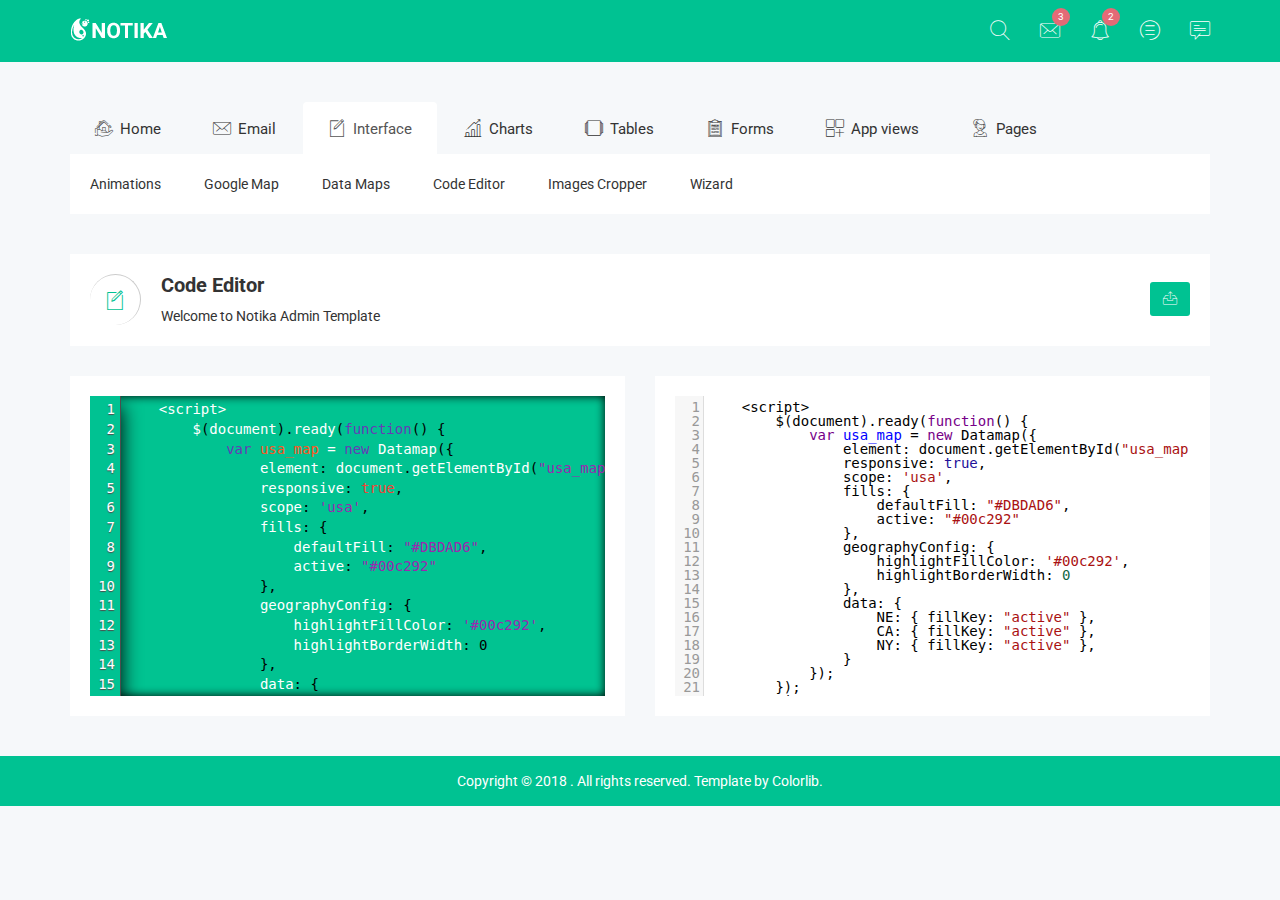
<file: public/admin_template/code-editor.html>
<!doctype html>
<html class="no-js" lang="">

<head>
    <meta charset="utf-8">
    <meta http-equiv="x-ua-compatible" content="ie=edge">
    <title>Code Editor | Notika - Notika Admin Template</title>
    <meta name="description" content="">
    <meta name="viewport" content="width=device-width, initial-scale=1">
    <!-- favicon
		============================================ -->
    <link rel="shortcut icon" type="image/x-icon" href="img/favicon.ico">
    <!-- Google Fonts
		============================================ -->
    <link href="https://fonts.googleapis.com/css?family=Roboto:100,300,400,700,900" rel="stylesheet">
    <!-- Bootstrap CSS
		============================================ -->
    <link rel="stylesheet" href="css/bootstrap.min.css">
    <!-- font awesome CSS
		============================================ -->
    <link rel="stylesheet" href="css/font-awesome.min.css">
    <!-- owl.carousel CSS
		============================================ -->
    <link rel="stylesheet" href="css/owl.carousel.css">
    <link rel="stylesheet" href="css/owl.theme.css">
    <link rel="stylesheet" href="css/owl.transitions.css">
    <!-- meanmenu CSS
		============================================ -->
    <link rel="stylesheet" href="css/meanmenu/meanmenu.min.css">
    <!-- animate CSS
		============================================ -->
    <link rel="stylesheet" href="css/animate.css">
    <!-- normalize CSS
		============================================ -->
    <link rel="stylesheet" href="css/normalize.css">
	<!-- wave CSS
		============================================ -->
    <link rel="stylesheet" href="css/wave/waves.min.css">
    <link rel="stylesheet" href="css/wave/button.css">
    <!-- mCustomScrollbar CSS
		============================================ -->
    <link rel="stylesheet" href="css/scrollbar/jquery.mCustomScrollbar.min.css">
    <!-- Notika icon CSS
		============================================ -->
    <link rel="stylesheet" href="css/notika-custom-icon.css">
    <!-- codemirror CSS
		============================================ -->
    <link rel="stylesheet" href="css/code-editor/codemirror.css">
    <link rel="stylesheet" href="css/code-editor/ambiance.css">
    <!-- main CSS
		============================================ -->
    <link rel="stylesheet" href="css/main.css">
    <!-- style CSS
		============================================ -->
    <link rel="stylesheet" href="style.css">
    <!-- responsive CSS
		============================================ -->
    <link rel="stylesheet" href="css/responsive.css">
    <!-- modernizr JS
		============================================ -->
    <script src="js/vendor/modernizr-2.8.3.min.js"></script>
</head>

<body>
    <!--[if lt IE 8]>
            <p class="browserupgrade">You are using an <strong>outdated</strong> browser. Please <a href="http://browsehappy.com/">upgrade your browser</a> to improve your experience.</p>
        <![endif]-->
    <!-- Start Header Top Area -->
    <div class="header-top-area">
        <div class="container">
            <div class="row">
                <div class="col-lg-4 col-md-4 col-sm-12 col-xs-12">
                    <div class="logo-area">
                        <a href="#"><img src="img/logo/logo.png" alt="" /></a>
                    </div>
                </div>
                <div class="col-lg-8 col-md-8 col-sm-12 col-xs-12">
                    <div class="header-top-menu">
                        <ul class="nav navbar-nav notika-top-nav">
                            <li class="nav-item dropdown">
                                <a href="#" data-toggle="dropdown" role="button" aria-expanded="false" class="nav-link dropdown-toggle"><span><i class="notika-icon notika-search"></i></span></a>
                                <div role="menu" class="dropdown-menu search-dd animated flipInX">
                                    <div class="search-input">
                                        <i class="notika-icon notika-left-arrow"></i>
                                        <input type="text" />
                                    </div>
                                </div>
                            </li>
                            <li class="nav-item dropdown">
                                <a href="#" data-toggle="dropdown" role="button" aria-expanded="false" class="nav-link dropdown-toggle"><span><i class="notika-icon notika-mail"></i></span></a>
                                <div role="menu" class="dropdown-menu message-dd animated zoomIn">
                                    <div class="hd-mg-tt">
                                        <h2>Messages</h2>
                                    </div>
                                    <div class="hd-message-info">
                                        <a href="#">
                                            <div class="hd-message-sn">
                                                <div class="hd-message-img">
                                                    <img src="img/post/1.jpg" alt="" />
                                                </div>
                                                <div class="hd-mg-ctn">
                                                    <h3>David Belle</h3>
                                                    <p>Cum sociis natoque penatibus et magnis dis parturient montes</p>
                                                </div>
                                            </div>
                                        </a>
                                        <a href="#">
                                            <div class="hd-message-sn">
                                                <div class="hd-message-img">
                                                    <img src="img/post/2.jpg" alt="" />
                                                </div>
                                                <div class="hd-mg-ctn">
                                                    <h3>Jonathan Morris</h3>
                                                    <p>Cum sociis natoque penatibus et magnis dis parturient montes</p>
                                                </div>
                                            </div>
                                        </a>
                                        <a href="#">
                                            <div class="hd-message-sn">
                                                <div class="hd-message-img">
                                                    <img src="img/post/4.jpg" alt="" />
                                                </div>
                                                <div class="hd-mg-ctn">
                                                    <h3>Fredric Mitchell</h3>
                                                    <p>Cum sociis natoque penatibus et magnis dis parturient montes</p>
                                                </div>
                                            </div>
                                        </a>
                                        <a href="#">
                                            <div class="hd-message-sn">
                                                <div class="hd-message-img">
                                                    <img src="img/post/1.jpg" alt="" />
                                                </div>
                                                <div class="hd-mg-ctn">
                                                    <h3>David Belle</h3>
                                                    <p>Cum sociis natoque penatibus et magnis dis parturient montes</p>
                                                </div>
                                            </div>
                                        </a>
                                        <a href="#">
                                            <div class="hd-message-sn">
                                                <div class="hd-message-img">
                                                    <img src="img/post/2.jpg" alt="" />
                                                </div>
                                                <div class="hd-mg-ctn">
                                                    <h3>Glenn Jecobs</h3>
                                                    <p>Cum sociis natoque penatibus et magnis dis parturient montes</p>
                                                </div>
                                            </div>
                                        </a>
                                    </div>
                                    <div class="hd-mg-va">
                                        <a href="#">View All</a>
                                    </div>
                                </div>
                            </li>
                            <li class="nav-item nc-al"><a href="#" data-toggle="dropdown" role="button" aria-expanded="false" class="nav-link dropdown-toggle"><span><i class="notika-icon notika-alarm"></i></span><div class="spinner4 spinner-4"></div><div class="ntd-ctn"><span>3</span></div></a>
                                <div role="menu" class="dropdown-menu message-dd notification-dd animated zoomIn">
                                    <div class="hd-mg-tt">
                                        <h2>Notification</h2>
                                    </div>
                                    <div class="hd-message-info">
                                        <a href="#">
                                            <div class="hd-message-sn">
                                                <div class="hd-message-img">
                                                    <img src="img/post/1.jpg" alt="" />
                                                </div>
                                                <div class="hd-mg-ctn">
                                                    <h3>David Belle</h3>
                                                    <p>Cum sociis natoque penatibus et magnis dis parturient montes</p>
                                                </div>
                                            </div>
                                        </a>
                                        <a href="#">
                                            <div class="hd-message-sn">
                                                <div class="hd-message-img">
                                                    <img src="img/post/2.jpg" alt="" />
                                                </div>
                                                <div class="hd-mg-ctn">
                                                    <h3>Jonathan Morris</h3>
                                                    <p>Cum sociis natoque penatibus et magnis dis parturient montes</p>
                                                </div>
                                            </div>
                                        </a>
                                        <a href="#">
                                            <div class="hd-message-sn">
                                                <div class="hd-message-img">
                                                    <img src="img/post/4.jpg" alt="" />
                                                </div>
                                                <div class="hd-mg-ctn">
                                                    <h3>Fredric Mitchell</h3>
                                                    <p>Cum sociis natoque penatibus et magnis dis parturient montes</p>
                                                </div>
                                            </div>
                                        </a>
                                        <a href="#">
                                            <div class="hd-message-sn">
                                                <div class="hd-message-img">
                                                    <img src="img/post/1.jpg" alt="" />
                                                </div>
                                                <div class="hd-mg-ctn">
                                                    <h3>David Belle</h3>
                                                    <p>Cum sociis natoque penatibus et magnis dis parturient montes</p>
                                                </div>
                                            </div>
                                        </a>
                                        <a href="#">
                                            <div class="hd-message-sn">
                                                <div class="hd-message-img">
                                                    <img src="img/post/2.jpg" alt="" />
                                                </div>
                                                <div class="hd-mg-ctn">
                                                    <h3>Glenn Jecobs</h3>
                                                    <p>Cum sociis natoque penatibus et magnis dis parturient montes</p>
                                                </div>
                                            </div>
                                        </a>
                                    </div>
                                    <div class="hd-mg-va">
                                        <a href="#">View All</a>
                                    </div>
                                </div>
                            </li>
                            <li class="nav-item"><a href="#" data-toggle="dropdown" role="button" aria-expanded="false" class="nav-link dropdown-toggle"><span><i class="notika-icon notika-menus"></i></span><div class="spinner4 spinner-4"></div><div class="ntd-ctn"><span>2</span></div></a>
                                <div role="menu" class="dropdown-menu message-dd task-dd animated zoomIn">
                                    <div class="hd-mg-tt">
                                        <h2>Tasks</h2>
                                    </div>
                                    <div class="hd-message-info hd-task-info">
                                        <div class="skill">
                                            <div class="progress">
                                                <div class="lead-content">
                                                    <p>HTML5 Validation Report</p>
                                                </div>
                                                <div class="progress-bar wow fadeInLeft" data-progress="95%" style="width: 95%;" data-wow-duration="1.5s" data-wow-delay="1.2s"> <span>95%</span>
                                                </div>
                                            </div>
                                            <div class="progress">
                                                <div class="lead-content">
                                                    <p>Google Chrome Extension</p>
                                                </div>
                                                <div class="progress-bar wow fadeInLeft" data-progress="85%" style="width: 85%;" data-wow-duration="1.5s" data-wow-delay="1.2s"><span>85%</span> </div>
                                            </div>
                                            <div class="progress">
                                                <div class="lead-content">
                                                    <p>Social Internet Projects</p>
                                                </div>
                                                <div class="progress-bar wow fadeInLeft" data-progress="75%" style="width: 75%;" data-wow-duration="1.5s" data-wow-delay="1.2s"><span>75%</span> </div>
                                            </div>
                                            <div class="progress">
                                                <div class="lead-content">
                                                    <p>Bootstrap Admin</p>
                                                </div>
                                                <div class="progress-bar wow fadeInLeft" data-progress="65%" style="width: 65%;" data-wow-duration="1.5s" data-wow-delay="1.2s"><span>65%</span> </div>
                                            </div>
                                            <div class="progress progress-bt">
                                                <div class="lead-content">
                                                    <p>Youtube App</p>
                                                </div>
                                                <div class="progress-bar wow fadeInLeft" data-progress="55%" style="width: 55%;" data-wow-duration="1.5s" data-wow-delay="1.2s"><span>55%</span> </div>
                                            </div>
                                        </div>
                                    </div>
                                    <div class="hd-mg-va">
                                        <a href="#">View All</a>
                                    </div>
                                </div>
                            </li>
                            <li class="nav-item"><a href="#" data-toggle="dropdown" role="button" aria-expanded="false" class="nav-link dropdown-toggle"><span><i class="notika-icon notika-chat"></i></span></a>
                                <div role="menu" class="dropdown-menu message-dd chat-dd animated zoomIn">
                                    <div class="hd-mg-tt">
                                        <h2>Chat</h2>
                                    </div>
                                    <div class="search-people">
                                        <i class="notika-icon notika-left-arrow"></i>
                                        <input type="text" placeholder="Search People" />
                                    </div>
                                    <div class="hd-message-info">
                                        <a href="#">
                                            <div class="hd-message-sn">
                                                <div class="hd-message-img chat-img">
                                                    <img src="img/post/1.jpg" alt="" />
                                                    <div class="chat-avaible"><i class="notika-icon notika-dot"></i></div>
                                                </div>
                                                <div class="hd-mg-ctn">
                                                    <h3>David Belle</h3>
                                                    <p>Available</p>
                                                </div>
                                            </div>
                                        </a>
                                        <a href="#">
                                            <div class="hd-message-sn">
                                                <div class="hd-message-img chat-img">
                                                    <img src="img/post/2.jpg" alt="" />
                                                </div>
                                                <div class="hd-mg-ctn">
                                                    <h3>Jonathan Morris</h3>
                                                    <p>Last seen 3 hours ago</p>
                                                </div>
                                            </div>
                                        </a>
                                        <a href="#">
                                            <div class="hd-message-sn">
                                                <div class="hd-message-img chat-img">
                                                    <img src="img/post/4.jpg" alt="" />
                                                </div>
                                                <div class="hd-mg-ctn">
                                                    <h3>Fredric Mitchell</h3>
                                                    <p>Last seen 2 minutes ago</p>
                                                </div>
                                            </div>
                                        </a>
                                        <a href="#">
                                            <div class="hd-message-sn">
                                                <div class="hd-message-img chat-img">
                                                    <img src="img/post/1.jpg" alt="" />
                                                    <div class="chat-avaible"><i class="notika-icon notika-dot"></i></div>
                                                </div>
                                                <div class="hd-mg-ctn">
                                                    <h3>David Belle</h3>
                                                    <p>Available</p>
                                                </div>
                                            </div>
                                        </a>
                                        <a href="#">
                                            <div class="hd-message-sn">
                                                <div class="hd-message-img chat-img">
                                                    <img src="img/post/2.jpg" alt="" />
                                                    <div class="chat-avaible"><i class="notika-icon notika-dot"></i></div>
                                                </div>
                                                <div class="hd-mg-ctn">
                                                    <h3>Glenn Jecobs</h3>
                                                    <p>Available</p>
                                                </div>
                                            </div>
                                        </a>
                                    </div>
                                    <div class="hd-mg-va">
                                        <a href="#">View All</a>
                                    </div>
                                </div>
                            </li>
                        </ul>
                    </div>
                </div>
            </div>
        </div>
    </div>
    <!-- End Header Top Area -->
    <!-- Mobile Menu start -->
    <div class="mobile-menu-area">
        <div class="container">
            <div class="row">
                <div class="col-lg-12 col-md-12 col-sm-12 col-xs-12">
                    <div class="mobile-menu">
                        <nav id="dropdown">
                            <ul class="mobile-menu-nav">
                                <li><a data-toggle="collapse" data-target="#Charts" href="#">Home</a>
                                    <ul class="collapse dropdown-header-top">
                                        <li><a href="index.html">Dashboard One</a></li>
                                        <li><a href="index-2.html">Dashboard Two</a></li>
                                        <li><a href="index-3.html">Dashboard Three</a></li>
                                        <li><a href="index-4.html">Dashboard Four</a></li>
                                        <li><a href="analytics.html">Analytics</a></li>
                                        <li><a href="widgets.html">Widgets</a></li>
                                    </ul>
                                </li>
                                <li><a data-toggle="collapse" data-target="#demoevent" href="#">Email</a>
                                    <ul id="demoevent" class="collapse dropdown-header-top">
                                        <li><a href="inbox.html">Inbox</a></li>
                                        <li><a href="view-email.html">View Email</a></li>
                                        <li><a href="compose-email.html">Compose Email</a></li>
                                    </ul>
                                </li>
                                <li><a data-toggle="collapse" data-target="#democrou" href="#">Interface</a>
                                    <ul id="democrou" class="collapse dropdown-header-top">
                                        <li><a href="animations.html">Animations</a></li>
                                        <li><a href="google-map.html">Google Map</a></li>
                                        <li><a href="data-map.html">Data Maps</a></li>
                                        <li><a href="code-editor.html">Code Editor</a></li>
                                        <li><a href="image-cropper.html">Images Cropper</a></li>
                                        <li><a href="wizard.html">Wizard</a></li>
                                    </ul>
                                </li>
                                <li><a data-toggle="collapse" data-target="#demolibra" href="#">Charts</a>
                                    <ul id="demolibra" class="collapse dropdown-header-top">
                                        <li><a href="flot-charts.html">Flot Charts</a></li>
                                        <li><a href="bar-charts.html">Bar Charts</a></li>
                                        <li><a href="line-charts.html">Line Charts</a></li>
                                        <li><a href="area-charts.html">Area Charts</a></li>
                                    </ul>
                                </li>
                                <li><a data-toggle="collapse" data-target="#demodepart" href="#">Tables</a>
                                    <ul id="demodepart" class="collapse dropdown-header-top">
                                        <li><a href="normal-table.html">Normal Table</a></li>
                                        <li><a href="data-table.html">Data Table</a></li>
                                    </ul>
                                </li>
                                <li><a data-toggle="collapse" data-target="#demo" href="#">Forms</a>
                                    <ul id="demo" class="collapse dropdown-header-top">
                                        <li><a href="form-elements.html">Form Elements</a></li>
                                        <li><a href="form-components.html">Form Components</a></li>
                                        <li><a href="form-examples.html">Form Examples</a></li>
                                    </ul>
                                </li>
                                <li><a data-toggle="collapse" data-target="#Miscellaneousmob" href="#">App views</a>
                                    <ul id="Miscellaneousmob" class="collapse dropdown-header-top">
                                        <li><a href="notification.html">Notifications</a>
                                        </li>
                                        <li><a href="alert.html">Alerts</a>
                                        </li>
                                        <li><a href="modals.html">Modals</a>
                                        </li>
                                        <li><a href="buttons.html">Buttons</a>
                                        </li>
                                        <li><a href="tabs.html">Tabs</a>
                                        </li>
                                        <li><a href="accordion.html">Accordion</a>
                                        </li>
                                        <li><a href="dialog.html">Dialogs</a>
                                        </li>
                                        <li><a href="popovers.html">Popovers</a>
                                        </li>
                                        <li><a href="tooltips.html">Tooltips</a>
                                        </li>
                                        <li><a href="dropdown.html">Dropdowns</a>
                                        </li>
                                    </ul>
                                </li>
                                <li><a data-toggle="collapse" data-target="#Pagemob" href="#">Pages</a>
                                    <ul id="Pagemob" class="collapse dropdown-header-top">
                                        <li><a href="contact.html">Contact</a>
                                        </li>
                                        <li><a href="invoice.html">Invoice</a>
                                        </li>
                                        <li><a href="typography.html">Typography</a>
                                        </li>
                                        <li><a href="color.html">Color</a>
                                        </li>
                                        <li><a href="login-register.html">Login Register</a>
                                        </li>
                                        <li><a href="404.html">404 Page</a>
                                        </li>
                                    </ul>
                                </li>
                            </ul>
                        </nav>
                    </div>
                </div>
            </div>
        </div>
    </div>
    <!-- Mobile Menu end -->
    <!-- Main Menu area start-->
    <div class="main-menu-area mg-tb-40">
        <div class="container">
            <div class="row">
                <div class="col-lg-12 col-md-12 col-sm-12 col-xs-12">
                    <ul class="nav nav-tabs notika-menu-wrap menu-it-icon-pro">
                        <li><a data-toggle="tab" href="#Home"><i class="notika-icon notika-house"></i> Home</a>
                        </li>
                        <li><a data-toggle="tab" href="#mailbox"><i class="notika-icon notika-mail"></i> Email</a>
                        </li>
                        <li class="active"><a data-toggle="tab" href="#Interface"><i class="notika-icon notika-edit"></i> Interface</a>
                        </li>
                        <li><a data-toggle="tab" href="#Charts"><i class="notika-icon notika-bar-chart"></i> Charts</a>
                        </li>
                        <li><a data-toggle="tab" href="#Tables"><i class="notika-icon notika-windows"></i> Tables</a>
                        </li>
                        <li><a data-toggle="tab" href="#Forms"><i class="notika-icon notika-form"></i> Forms</a>
                        </li>
                        <li><a data-toggle="tab" href="#Appviews"><i class="notika-icon notika-app"></i> App views</a>
                        </li>
                        <li><a data-toggle="tab" href="#Page"><i class="notika-icon notika-support"></i> Pages</a>
                        </li>
                    </ul>
                    <div class="tab-content custom-menu-content">
                        <div id="Home" class="tab-pane in notika-tab-menu-bg animated flipInX">
                            <ul class="notika-main-menu-dropdown">
                                <li><a href="index.html">Dashboard One</a>
                                </li>
                                <li><a href="index-2.html">Dashboard Two</a>
                                </li>
                                <li><a href="index-3.html">Dashboard Three</a>
                                </li>
                                <li><a href="index-4.html">Dashboard Four</a>
                                </li>
                                <li><a href="analytics.html">Analytics</a>
                                </li>
                                <li><a href="widgets.html">Widgets</a>
                                </li>
                            </ul>
                        </div>
                        <div id="mailbox" class="tab-pane notika-tab-menu-bg animated flipInX">
                            <ul class="notika-main-menu-dropdown">
                                <li><a href="inbox.html">Inbox</a>
                                </li>
                                <li><a href="view-email.html">View Email</a>
                                </li>
                                <li><a href="compose-email.html">Compose Email</a>
                                </li>
                            </ul>
                        </div>
                        <div id="Interface" class="tab-pane active notika-tab-menu-bg animated flipInX">
                            <ul class="notika-main-menu-dropdown">
                                <li><a href="animations.html">Animations</a>
                                </li>
                                <li><a href="google-map.html">Google Map</a>
                                </li>
                                <li><a href="data-map.html">Data Maps</a>
                                </li>
                                <li><a href="code-editor.html">Code Editor</a>
                                </li>
                                <li><a href="image-cropper.html">Images Cropper</a>
                                </li>
                                <li><a href="wizard.html">Wizard</a>
                                </li>
                            </ul>
                        </div>
                        <div id="Charts" class="tab-pane notika-tab-menu-bg animated flipInX">
                            <ul class="notika-main-menu-dropdown">
                                <li><a href="flot-charts.html">Flot Charts</a>
                                </li>
                                <li><a href="bar-charts.html">Bar Charts</a>
                                </li>
                                <li><a href="line-charts.html">Line Charts</a>
                                </li>
                                <li><a href="area-charts.html">Area Charts</a>
                                </li>
                            </ul>
                        </div>
                        <div id="Tables" class="tab-pane notika-tab-menu-bg animated flipInX">
                            <ul class="notika-main-menu-dropdown">
                                <li><a href="normal-table.html">Normal Table</a>
                                </li>
                                <li><a href="data-table.html">Data Table</a>
                                </li>
                            </ul>
                        </div>
                        <div id="Forms" class="tab-pane notika-tab-menu-bg animated flipInX">
                            <ul class="notika-main-menu-dropdown">
                                <li><a href="form-elements.html">Form Elements</a>
                                </li>
                                <li><a href="form-components.html">Form Components</a>
                                </li>
                                <li><a href="form-examples.html">Form Examples</a>
                                </li>
                            </ul>
                        </div>
                        <div id="Appviews" class="tab-pane notika-tab-menu-bg animated flipInX">
                            <ul class="notika-main-menu-dropdown">
                                <li><a href="notification.html">Notifications</a>
                                </li>
                                <li><a href="alert.html">Alerts</a>
                                </li>
                                <li><a href="modals.html">Modals</a>
                                </li>
                                <li><a href="buttons.html">Buttons</a>
                                </li>
                                <li><a href="tabs.html">Tabs</a>
                                </li>
                                <li><a href="accordion.html">Accordion</a>
                                </li>
                                <li><a href="dialog.html">Dialogs</a>
                                </li>
                                <li><a href="popovers.html">Popovers</a>
                                </li>
                                <li><a href="tooltips.html">Tooltips</a>
                                </li>
                                <li><a href="dropdown.html">Dropdowns</a>
                                </li>
                            </ul>
                        </div>
                        <div id="Page" class="tab-pane notika-tab-menu-bg animated flipInX">
                            <ul class="notika-main-menu-dropdown">
                                <li><a href="contact.html">Contact</a>
                                </li>
                                <li><a href="invoice.html">Invoice</a>
                                </li>
                                <li><a href="typography.html">Typography</a>
                                </li>
                                <li><a href="color.html">Color</a>
                                </li>
                                <li><a href="login-register.html">Login Register</a>
                                </li>
                                <li><a href="404.html">404 Page</a>
                                </li>
                            </ul>
                        </div>
                    </div>
                </div>
            </div>
        </div>
    </div>
    <!-- Main Menu area End-->
	<!-- Breadcomb area Start-->
	<div class="breadcomb-area">
		<div class="container">
			<div class="row">
				<div class="col-lg-12 col-md-12 col-sm-12 col-xs-12">
					<div class="breadcomb-list">
						<div class="row">
							<div class="col-lg-6 col-md-6 col-sm-6 col-xs-12">
								<div class="breadcomb-wp">
									<div class="breadcomb-icon">
										<i class="notika-icon notika-edit"></i>
									</div>
									<div class="breadcomb-ctn">
										<h2>Code Editor</h2>
										<p>Welcome to Notika <span class="bread-ntd">Admin Template</span></p>
									</div>
								</div>
							</div>
							<div class="col-lg-6 col-md-6 col-sm-6 col-xs-3">
								<div class="breadcomb-report">
									<button data-toggle="tooltip" data-placement="left" title="Download Report" class="btn"><i class="notika-icon notika-sent"></i></button>
								</div>
							</div>
						</div>
					</div>
				</div>
			</div>
		</div>
	</div>
	<!-- Breadcomb area End-->
    <!-- Code Editor area start-->
    <div class="code-editor-area">
        <div class="container">
            <div class="row">
                <div class="col-lg-6 col-md-6 col-sm-6 col-xs-12">
                    <div class="nk-cd-ed-wp">
                        <textarea id="code1">
	<script>
		$(document).ready(function() {
			var usa_map = new Datamap({
				element: document.getElementById("usa_map"),
				responsive: true,
				scope: 'usa',
				fills: {
					defaultFill: "#DBDAD6",
					active: "#00c292"
				},
				geographyConfig: {
					highlightFillColor: '#00c292',
					highlightBorderWidth: 0
				},
				data: {
					NE: { fillKey: "active" },
					CA: { fillKey: "active" },
					NY: { fillKey: "active" },
				}
			});
		});
	</script>
							</textarea>
                    </div>
                </div>
                <div class="col-lg-6 col-md-6 col-sm-6 col-xs-12">
                    <div class="nk-cd-ed-wp sm-res-mg-t-30">
                        <textarea id="code2">
	<script>
		$(document).ready(function() {
			var usa_map = new Datamap({
				element: document.getElementById("usa_map"),
				responsive: true,
				scope: 'usa',
				fills: {
					defaultFill: "#DBDAD6",
					active: "#00c292"
				},
				geographyConfig: {
					highlightFillColor: '#00c292',
					highlightBorderWidth: 0
				},
				data: {
					NE: { fillKey: "active" },
					CA: { fillKey: "active" },
					NY: { fillKey: "active" },
				}
			});
		});
	</script>
							</textarea>
                    </div>
                </div>
            </div>
        </div>
    </div>
    <!-- Code Editor area End-->
    <!-- Start Footer area-->
    <div class="footer-copyright-area">
        <div class="container">
            <div class="row">
                <div class="col-lg-12 col-md-12 col-sm-12 col-xs-12">
                    <div class="footer-copy-right">
                        <p>Copyright © 2018 
. All rights reserved. Template by <a href="https://colorlib.com">Colorlib</a>.</p>
                    </div>
                </div>
            </div>
        </div>
    </div>
    <!-- End Footer area-->
    <!-- jquery
		============================================ -->
    <script src="js/vendor/jquery-1.12.4.min.js"></script>
    <!-- bootstrap JS
		============================================ -->
    <script src="js/bootstrap.min.js"></script>
    <!-- wow JS
		============================================ -->
    <script src="js/wow.min.js"></script>
    <!-- price-slider JS
		============================================ -->
    <script src="js/jquery-price-slider.js"></script>
    <!-- owl.carousel JS
		============================================ -->
    <script src="js/owl.carousel.min.js"></script>
    <!-- scrollUp JS
		============================================ -->
    <script src="js/jquery.scrollUp.min.js"></script>
    <!-- meanmenu JS
		============================================ -->
    <script src="js/meanmenu/jquery.meanmenu.js"></script>
    <!-- counterup JS
		============================================ -->
    <script src="js/counterup/jquery.counterup.min.js"></script>
    <script src="js/counterup/waypoints.min.js"></script>
    <script src="js/counterup/counterup-active.js"></script>
    <!-- mCustomScrollbar JS
		============================================ -->
    <script src="js/scrollbar/jquery.mCustomScrollbar.concat.min.js"></script>
    <!-- sparkline JS
		============================================ -->
    <script src="js/sparkline/jquery.sparkline.min.js"></script>
    <script src="js/sparkline/sparkline-active.js"></script>
    <!-- flot JS
		============================================ -->
    <script src="js/flot/jquery.flot.js"></script>
    <script src="js/flot/jquery.flot.resize.js"></script>
    <script src="js/flot/flot-active.js"></script>
    <!-- knob JS
		============================================ -->
    <script src="js/knob/jquery.knob.js"></script>
    <script src="js/knob/jquery.appear.js"></script>
    <script src="js/knob/knob-active.js"></script>
    <!-- code editor JS
		============================================ -->
    <script src="js/code-editor/codemirror.js"></script>
    <script src="js/code-editor/code-editor.js"></script>
    <script src="js/code-editor/code-editor-active.js"></script>
    <!--  Chat JS
		============================================ -->
    <script src="js/chat/jquery.chat.js"></script>
    <!--  todo JS
		============================================ -->
    <script src="js/todo/jquery.todo.js"></script>
	<!--  wave JS
		============================================ -->
    <script src="js/wave/waves.min.js"></script>
    <script src="js/wave/wave-active.js"></script>
    <!-- plugins JS
		============================================ -->
    <script src="js/plugins.js"></script>
    <!-- main JS
		============================================ -->
    <script src="js/main.js"></script>
	<!-- tawk chat JS
		============================================ -->
    <script src="js/tawk-chat.js"></script>
</body>

</html>
</file>
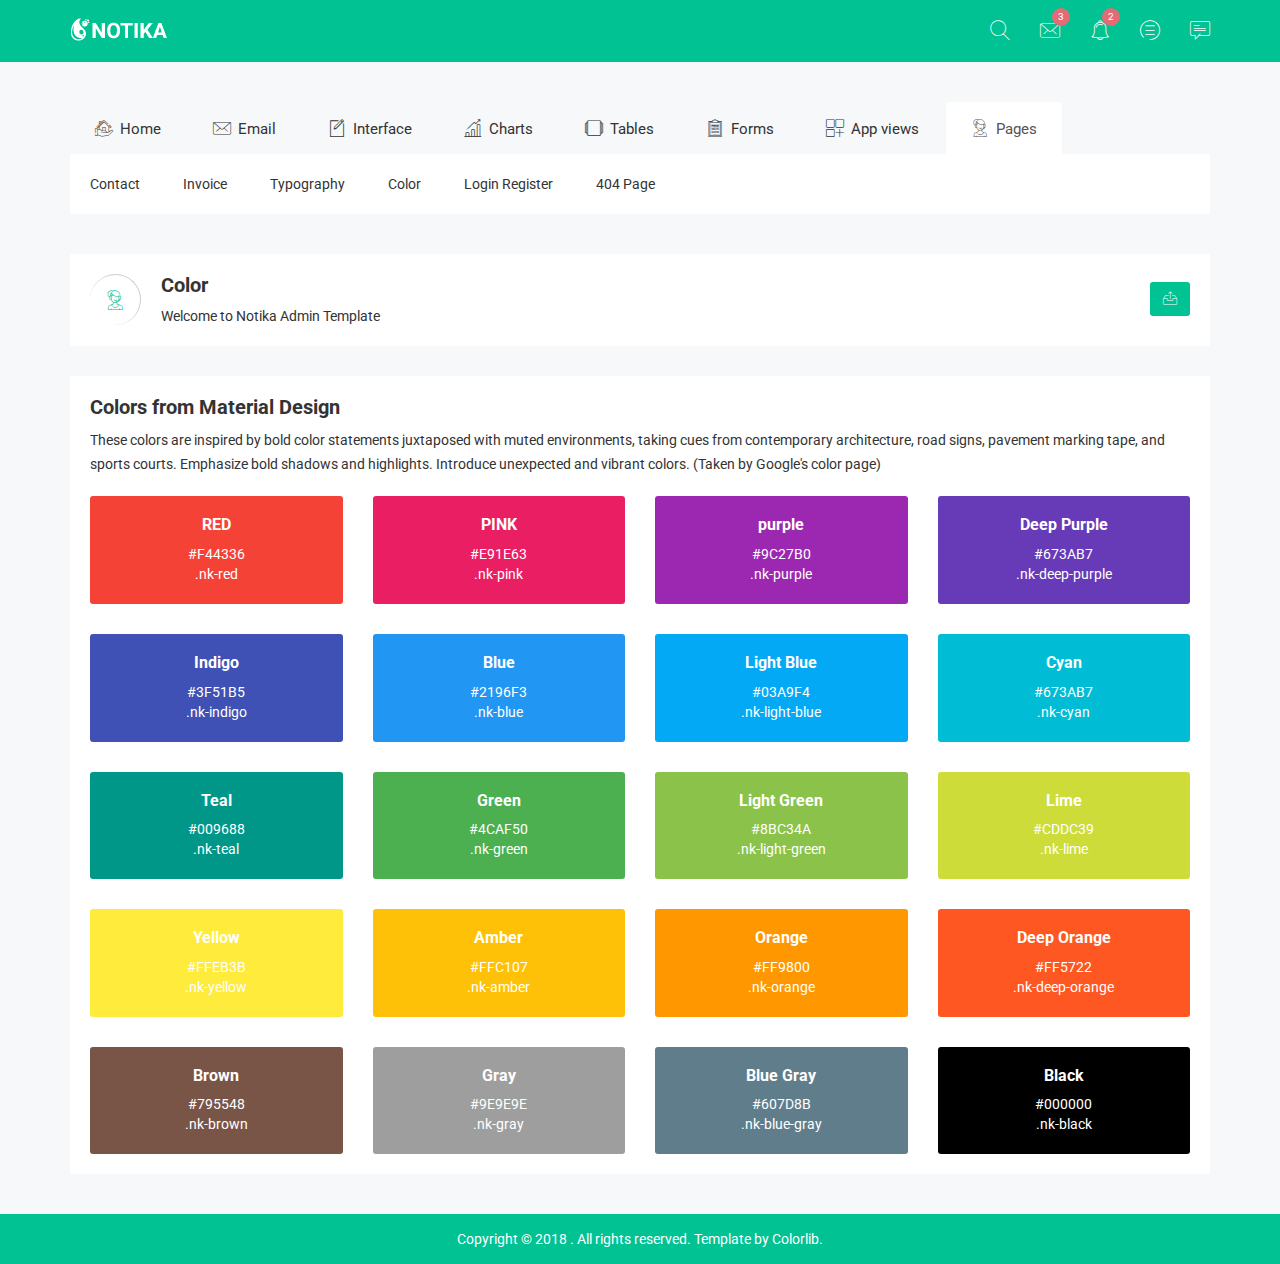
<file: public/admin_template/color.html>
<!doctype html>
<html class="no-js" lang="">

<head>
    <meta charset="utf-8">
    <meta http-equiv="x-ua-compatible" content="ie=edge">
    <title>Colors | Notika - Notika Admin Template</title>
    <meta name="description" content="">
    <meta name="viewport" content="width=device-width, initial-scale=1">
    <!-- favicon
		============================================ -->
    <link rel="shortcut icon" type="image/x-icon" href="img/favicon.ico">
    <!-- Google Fonts
		============================================ -->
    <link href="https://fonts.googleapis.com/css?family=Roboto:100,300,400,700,900" rel="stylesheet">
    <!-- Bootstrap CSS
		============================================ -->
    <link rel="stylesheet" href="css/bootstrap.min.css">
    <!-- font awesome CSS
		============================================ -->
    <link rel="stylesheet" href="css/font-awesome.min.css">
    <!-- owl.carousel CSS
		============================================ -->
    <link rel="stylesheet" href="css/owl.carousel.css">
    <link rel="stylesheet" href="css/owl.theme.css">
    <link rel="stylesheet" href="css/owl.transitions.css">
    <!-- meanmenu CSS
		============================================ -->
    <link rel="stylesheet" href="css/meanmenu/meanmenu.min.css">
    <!-- animate CSS
		============================================ -->
    <link rel="stylesheet" href="css/animate.css">
    <!-- normalize CSS
		============================================ -->
    <link rel="stylesheet" href="css/normalize.css">
	<!-- wave CSS
		============================================ -->
    <link rel="stylesheet" href="css/wave/waves.min.css">
    <link rel="stylesheet" href="css/wave/button.css">
    <!-- mCustomScrollbar CSS
		============================================ -->
    <link rel="stylesheet" href="css/scrollbar/jquery.mCustomScrollbar.min.css">
    <!-- Notika icon CSS
		============================================ -->
    <link rel="stylesheet" href="css/notika-custom-icon.css">
    <!-- main CSS
		============================================ -->
    <link rel="stylesheet" href="css/main.css">
    <!-- style CSS
		============================================ -->
    <link rel="stylesheet" href="style.css">
    <!-- responsive CSS
		============================================ -->
    <link rel="stylesheet" href="css/responsive.css">
    <!-- modernizr JS
		============================================ -->
    <script src="js/vendor/modernizr-2.8.3.min.js"></script>
</head>

<body>
    <!--[if lt IE 8]>
            <p class="browserupgrade">You are using an <strong>outdated</strong> browser. Please <a href="http://browsehappy.com/">upgrade your browser</a> to improve your experience.</p>
        <![endif]-->
    <!-- Start Header Top Area -->
    <div class="header-top-area">
        <div class="container">
            <div class="row">
                <div class="col-lg-4 col-md-4 col-sm-12 col-xs-12">
                    <div class="logo-area">
                        <a href="#"><img src="img/logo/logo.png" alt="" /></a>
                    </div>
                </div>
                <div class="col-lg-8 col-md-8 col-sm-12 col-xs-12">
                    <div class="header-top-menu">
                        <ul class="nav navbar-nav notika-top-nav">
                            <li class="nav-item dropdown">
                                <a href="#" data-toggle="dropdown" role="button" aria-expanded="false" class="nav-link dropdown-toggle"><span><i class="notika-icon notika-search"></i></span></a>
                                <div role="menu" class="dropdown-menu search-dd animated flipInX">
                                    <div class="search-input">
                                        <i class="notika-icon notika-left-arrow"></i>
                                        <input type="text" />
                                    </div>
                                </div>
                            </li>
                            <li class="nav-item dropdown">
                                <a href="#" data-toggle="dropdown" role="button" aria-expanded="false" class="nav-link dropdown-toggle"><span><i class="notika-icon notika-mail"></i></span></a>
                                <div role="menu" class="dropdown-menu message-dd animated zoomIn">
                                    <div class="hd-mg-tt">
                                        <h2>Messages</h2>
                                    </div>
                                    <div class="hd-message-info">
                                        <a href="#">
                                            <div class="hd-message-sn">
                                                <div class="hd-message-img">
                                                    <img src="img/post/1.jpg" alt="" />
                                                </div>
                                                <div class="hd-mg-ctn">
                                                    <h3>David Belle</h3>
                                                    <p>Cum sociis natoque penatibus et magnis dis parturient montes</p>
                                                </div>
                                            </div>
                                        </a>
                                        <a href="#">
                                            <div class="hd-message-sn">
                                                <div class="hd-message-img">
                                                    <img src="img/post/2.jpg" alt="" />
                                                </div>
                                                <div class="hd-mg-ctn">
                                                    <h3>Jonathan Morris</h3>
                                                    <p>Cum sociis natoque penatibus et magnis dis parturient montes</p>
                                                </div>
                                            </div>
                                        </a>
                                        <a href="#">
                                            <div class="hd-message-sn">
                                                <div class="hd-message-img">
                                                    <img src="img/post/4.jpg" alt="" />
                                                </div>
                                                <div class="hd-mg-ctn">
                                                    <h3>Fredric Mitchell</h3>
                                                    <p>Cum sociis natoque penatibus et magnis dis parturient montes</p>
                                                </div>
                                            </div>
                                        </a>
                                        <a href="#">
                                            <div class="hd-message-sn">
                                                <div class="hd-message-img">
                                                    <img src="img/post/1.jpg" alt="" />
                                                </div>
                                                <div class="hd-mg-ctn">
                                                    <h3>David Belle</h3>
                                                    <p>Cum sociis natoque penatibus et magnis dis parturient montes</p>
                                                </div>
                                            </div>
                                        </a>
                                        <a href="#">
                                            <div class="hd-message-sn">
                                                <div class="hd-message-img">
                                                    <img src="img/post/2.jpg" alt="" />
                                                </div>
                                                <div class="hd-mg-ctn">
                                                    <h3>Glenn Jecobs</h3>
                                                    <p>Cum sociis natoque penatibus et magnis dis parturient montes</p>
                                                </div>
                                            </div>
                                        </a>
                                    </div>
                                    <div class="hd-mg-va">
                                        <a href="#">View All</a>
                                    </div>
                                </div>
                            </li>
                            <li class="nav-item nc-al"><a href="#" data-toggle="dropdown" role="button" aria-expanded="false" class="nav-link dropdown-toggle"><span><i class="notika-icon notika-alarm"></i></span><div class="spinner4 spinner-4"></div><div class="ntd-ctn"><span>3</span></div></a>
                                <div role="menu" class="dropdown-menu message-dd notification-dd animated zoomIn">
                                    <div class="hd-mg-tt">
                                        <h2>Notification</h2>
                                    </div>
                                    <div class="hd-message-info">
                                        <a href="#">
                                            <div class="hd-message-sn">
                                                <div class="hd-message-img">
                                                    <img src="img/post/1.jpg" alt="" />
                                                </div>
                                                <div class="hd-mg-ctn">
                                                    <h3>David Belle</h3>
                                                    <p>Cum sociis natoque penatibus et magnis dis parturient montes</p>
                                                </div>
                                            </div>
                                        </a>
                                        <a href="#">
                                            <div class="hd-message-sn">
                                                <div class="hd-message-img">
                                                    <img src="img/post/2.jpg" alt="" />
                                                </div>
                                                <div class="hd-mg-ctn">
                                                    <h3>Jonathan Morris</h3>
                                                    <p>Cum sociis natoque penatibus et magnis dis parturient montes</p>
                                                </div>
                                            </div>
                                        </a>
                                        <a href="#">
                                            <div class="hd-message-sn">
                                                <div class="hd-message-img">
                                                    <img src="img/post/4.jpg" alt="" />
                                                </div>
                                                <div class="hd-mg-ctn">
                                                    <h3>Fredric Mitchell</h3>
                                                    <p>Cum sociis natoque penatibus et magnis dis parturient montes</p>
                                                </div>
                                            </div>
                                        </a>
                                        <a href="#">
                                            <div class="hd-message-sn">
                                                <div class="hd-message-img">
                                                    <img src="img/post/1.jpg" alt="" />
                                                </div>
                                                <div class="hd-mg-ctn">
                                                    <h3>David Belle</h3>
                                                    <p>Cum sociis natoque penatibus et magnis dis parturient montes</p>
                                                </div>
                                            </div>
                                        </a>
                                        <a href="#">
                                            <div class="hd-message-sn">
                                                <div class="hd-message-img">
                                                    <img src="img/post/2.jpg" alt="" />
                                                </div>
                                                <div class="hd-mg-ctn">
                                                    <h3>Glenn Jecobs</h3>
                                                    <p>Cum sociis natoque penatibus et magnis dis parturient montes</p>
                                                </div>
                                            </div>
                                        </a>
                                    </div>
                                    <div class="hd-mg-va">
                                        <a href="#">View All</a>
                                    </div>
                                </div>
                            </li>
                            <li class="nav-item"><a href="#" data-toggle="dropdown" role="button" aria-expanded="false" class="nav-link dropdown-toggle"><span><i class="notika-icon notika-menus"></i></span><div class="spinner4 spinner-4"></div><div class="ntd-ctn"><span>2</span></div></a>
                                <div role="menu" class="dropdown-menu message-dd task-dd animated zoomIn">
                                    <div class="hd-mg-tt">
                                        <h2>Tasks</h2>
                                    </div>
                                    <div class="hd-message-info hd-task-info">
                                        <div class="skill">
                                            <div class="progress">
                                                <div class="lead-content">
                                                    <p>HTML5 Validation Report</p>
                                                </div>
                                                <div class="progress-bar wow fadeInLeft" data-progress="95%" style="width: 95%;" data-wow-duration="1.5s" data-wow-delay="1.2s"> <span>95%</span>
                                                </div>
                                            </div>
                                            <div class="progress">
                                                <div class="lead-content">
                                                    <p>Google Chrome Extension</p>
                                                </div>
                                                <div class="progress-bar wow fadeInLeft" data-progress="85%" style="width: 85%;" data-wow-duration="1.5s" data-wow-delay="1.2s"><span>85%</span> </div>
                                            </div>
                                            <div class="progress">
                                                <div class="lead-content">
                                                    <p>Social Internet Projects</p>
                                                </div>
                                                <div class="progress-bar wow fadeInLeft" data-progress="93%" style="width: 93%;" data-wow-duration="1.5s" data-wow-delay="1.2s"><span>93%</span> </div>
                                            </div>
                                            <div class="progress">
                                                <div class="lead-content">
                                                    <p>Bootstrap Admin Template</p>
                                                </div>
                                                <div class="progress-bar wow fadeInLeft" data-progress="93%" style="width: 93%;" data-wow-duration="1.5s" data-wow-delay="1.2s"><span>93%</span> </div>
                                            </div>
                                            <div class="progress progress-bt">
                                                <div class="lead-content">
                                                    <p>Youtube Client App</p>
                                                </div>
                                                <div class="progress-bar wow fadeInLeft" data-progress="93%" style="width: 93%;" data-wow-duration="1.5s" data-wow-delay="1.2s"><span>93%</span> </div>
                                            </div>
                                        </div>
                                    </div>
                                    <div class="hd-mg-va">
                                        <a href="#">View All</a>
                                    </div>
                                </div>
                            </li>
                            <li class="nav-item"><a href="#" data-toggle="dropdown" role="button" aria-expanded="false" class="nav-link dropdown-toggle"><span><i class="notika-icon notika-chat"></i></span></a>
                                <div role="menu" class="dropdown-menu message-dd chat-dd animated zoomIn">
                                    <div class="hd-mg-tt">
                                        <h2>Chat</h2>
                                    </div>
                                    <div class="search-people">
                                        <i class="notika-icon notika-left-arrow"></i>
                                        <input type="text" placeholder="Search People" />
                                    </div>
                                    <div class="hd-message-info">
                                        <a href="#">
                                            <div class="hd-message-sn">
                                                <div class="hd-message-img chat-img">
                                                    <img src="img/post/1.jpg" alt="" />
                                                    <div class="chat-avaible"><i class="notika-icon notika-dot"></i></div>
                                                </div>
                                                <div class="hd-mg-ctn">
                                                    <h3>David Belle</h3>
                                                    <p>Available</p>
                                                </div>
                                            </div>
                                        </a>
                                        <a href="#">
                                            <div class="hd-message-sn">
                                                <div class="hd-message-img chat-img">
                                                    <img src="img/post/2.jpg" alt="" />
                                                </div>
                                                <div class="hd-mg-ctn">
                                                    <h3>Jonathan Morris</h3>
                                                    <p>Last seen 3 hours ago</p>
                                                </div>
                                            </div>
                                        </a>
                                        <a href="#">
                                            <div class="hd-message-sn">
                                                <div class="hd-message-img chat-img">
                                                    <img src="img/post/4.jpg" alt="" />
                                                </div>
                                                <div class="hd-mg-ctn">
                                                    <h3>Fredric Mitchell</h3>
                                                    <p>Last seen 2 minutes ago</p>
                                                </div>
                                            </div>
                                        </a>
                                        <a href="#">
                                            <div class="hd-message-sn">
                                                <div class="hd-message-img chat-img">
                                                    <img src="img/post/1.jpg" alt="" />
                                                    <div class="chat-avaible"><i class="notika-icon notika-dot"></i></div>
                                                </div>
                                                <div class="hd-mg-ctn">
                                                    <h3>David Belle</h3>
                                                    <p>Available</p>
                                                </div>
                                            </div>
                                        </a>
                                        <a href="#">
                                            <div class="hd-message-sn">
                                                <div class="hd-message-img chat-img">
                                                    <img src="img/post/2.jpg" alt="" />
                                                    <div class="chat-avaible"><i class="notika-icon notika-dot"></i></div>
                                                </div>
                                                <div class="hd-mg-ctn">
                                                    <h3>Glenn Jecobs</h3>
                                                    <p>Available</p>
                                                </div>
                                            </div>
                                        </a>
                                    </div>
                                    <div class="hd-mg-va">
                                        <a href="#">View All</a>
                                    </div>
                                </div>
                            </li>
                        </ul>
                    </div>
                </div>
            </div>
        </div>
    </div>
    <!-- End Header Top Area -->
    <!-- Mobile Menu start -->
    <div class="mobile-menu-area">
        <div class="container">
            <div class="row">
                <div class="col-lg-12 col-md-12 col-sm-12 col-xs-12">
                    <div class="mobile-menu">
                        <nav id="dropdown">
                            <ul class="mobile-menu-nav">
                                <li><a data-toggle="collapse" data-target="#Charts" href="#">Home</a>
                                    <ul class="collapse dropdown-header-top">
                                        <li><a href="index.html">Dashboard One</a></li>
                                        <li><a href="index-2.html">Dashboard Two</a></li>
                                        <li><a href="index-3.html">Dashboard Three</a></li>
                                        <li><a href="index-4.html">Dashboard Four</a></li>
                                        <li><a href="analytics.html">Analytics</a></li>
                                        <li><a href="widgets.html">Widgets</a></li>
                                    </ul>
                                </li>
                                <li><a data-toggle="collapse" data-target="#demoevent" href="#">Email</a>
                                    <ul id="demoevent" class="collapse dropdown-header-top">
                                        <li><a href="inbox.html">Inbox</a></li>
                                        <li><a href="view-email.html">View Email</a></li>
                                        <li><a href="compose-email.html">Compose Email</a></li>
                                    </ul>
                                </li>
                                <li><a data-toggle="collapse" data-target="#democrou" href="#">Interface</a>
                                    <ul id="democrou" class="collapse dropdown-header-top">
                                        <li><a href="animations.html">Animations</a></li>
                                        <li><a href="google-map.html">Google Map</a></li>
                                        <li><a href="data-map.html">Data Maps</a></li>
                                        <li><a href="code-editor.html">Code Editor</a></li>
                                        <li><a href="image-cropper.html">Images Cropper</a></li>
                                        <li><a href="wizard.html">Wizard</a></li>
                                    </ul>
                                </li>
                                <li><a data-toggle="collapse" data-target="#demolibra" href="#">Charts</a>
                                    <ul id="demolibra" class="collapse dropdown-header-top">
                                        <li><a href="flot-charts.html">Flot Charts</a></li>
                                        <li><a href="bar-charts.html">Bar Charts</a></li>
                                        <li><a href="line-charts.html">Line Charts</a></li>
                                        <li><a href="area-charts.html">Area Charts</a></li>
                                    </ul>
                                </li>
                                <li><a data-toggle="collapse" data-target="#demodepart" href="#">Tables</a>
                                    <ul id="demodepart" class="collapse dropdown-header-top">
                                        <li><a href="normal-table.html">Normal Table</a></li>
                                        <li><a href="data-table.html">Data Table</a></li>
                                    </ul>
                                </li>
                                <li><a data-toggle="collapse" data-target="#demo" href="#">Forms</a>
                                    <ul id="demo" class="collapse dropdown-header-top">
                                        <li><a href="form-elements.html">Form Elements</a></li>
                                        <li><a href="form-components.html">Form Components</a></li>
                                        <li><a href="form-examples.html">Form Examples</a></li>
                                    </ul>
                                </li>
                                <li><a data-toggle="collapse" data-target="#Miscellaneousmob" href="#">App views</a>
                                    <ul id="Miscellaneousmob" class="collapse dropdown-header-top">
                                        <li><a href="notification.html">Notifications</a>
                                        </li>
                                        <li><a href="alert.html">Alerts</a>
                                        </li>
                                        <li><a href="modals.html">Modals</a>
                                        </li>
                                        <li><a href="buttons.html">Buttons</a>
                                        </li>
                                        <li><a href="tabs.html">Tabs</a>
                                        </li>
                                        <li><a href="accordion.html">Accordion</a>
                                        </li>
                                        <li><a href="dialog.html">Dialogs</a>
                                        </li>
                                        <li><a href="popovers.html">Popovers</a>
                                        </li>
                                        <li><a href="tooltips.html">Tooltips</a>
                                        </li>
                                        <li><a href="dropdown.html">Dropdowns</a>
                                        </li>
                                    </ul>
                                </li>
                                <li><a data-toggle="collapse" data-target="#Pagemob" href="#">Pages</a>
                                    <ul id="Pagemob" class="collapse dropdown-header-top">
                                        <li><a href="contact.html">Contact</a>
                                        </li>
                                        <li><a href="invoice.html">Invoice</a>
                                        </li>
                                        <li><a href="typography.html">Typography</a>
                                        </li>
                                        <li><a href="color.html">Color</a>
                                        </li>
                                        <li><a href="login-register.html">Login Register</a>
                                        </li>
                                        <li><a href="404.html">404 Page</a>
                                        </li>
                                    </ul>
                                </li>
                            </ul>
                        </nav>
                    </div>
                </div>
            </div>
        </div>
    </div>
    <!-- Mobile Menu end -->
    <!-- Main Menu area start-->
    <div class="main-menu-area mg-tb-40">
        <div class="container">
            <div class="row">
                <div class="col-lg-12 col-md-12 col-sm-12 col-xs-12">
                    <ul class="nav nav-tabs notika-menu-wrap menu-it-icon-pro">
                        <li><a data-toggle="tab" href="#Home"><i class="notika-icon notika-house"></i> Home</a>
                        </li>
                        <li><a data-toggle="tab" href="#mailbox"><i class="notika-icon notika-mail"></i> Email</a>
                        </li>
                        <li><a data-toggle="tab" href="#Interface"><i class="notika-icon notika-edit"></i> Interface</a>
                        </li>
                        <li><a data-toggle="tab" href="#Charts"><i class="notika-icon notika-bar-chart"></i> Charts</a>
                        </li>
                        <li><a data-toggle="tab" href="#Tables"><i class="notika-icon notika-windows"></i> Tables</a>
                        </li>
                        <li><a data-toggle="tab" href="#Forms"><i class="notika-icon notika-form"></i> Forms</a>
                        </li>
                        <li><a data-toggle="tab" href="#Appviews"><i class="notika-icon notika-app"></i> App views</a>
                        </li>
                        <li class="active"><a data-toggle="tab" href="#Page"><i class="notika-icon notika-support"></i> Pages</a>
                        </li>
                    </ul>
                    <div class="tab-content custom-menu-content">
                        <div id="Home" class="tab-pane in notika-tab-menu-bg animated flipInX">
                            <ul class="notika-main-menu-dropdown">
                                <li><a href="index.html">Dashboard One</a>
                                </li>
                                <li><a href="index-2.html">Dashboard Two</a>
                                </li>
                                <li><a href="index-3.html">Dashboard Three</a>
                                </li>
                                <li><a href="index-4.html">Dashboard Four</a>
                                </li>
                                <li><a href="analytics.html">Analytics</a>
                                </li>
                                <li><a href="widgets.html">Widgets</a>
                                </li>
                            </ul>
                        </div>
                        <div id="mailbox" class="tab-pane notika-tab-menu-bg animated flipInX">
                            <ul class="notika-main-menu-dropdown">
                                <li><a href="inbox.html">Inbox</a>
                                </li>
                                <li><a href="view-email.html">View Email</a>
                                </li>
                                <li><a href="compose-email.html">Compose Email</a>
                                </li>
                            </ul>
                        </div>
                        <div id="Interface" class="tab-pane notika-tab-menu-bg animated flipInX">
                            <ul class="notika-main-menu-dropdown">
                                <li><a href="animations.html">Animations</a>
                                </li>
                                <li><a href="google-map.html">Google Map</a>
                                </li>
                                <li><a href="data-map.html">Data Maps</a>
                                </li>
                                <li><a href="code-editor.html">Code Editor</a>
                                </li>
                                <li><a href="image-cropper.html">Images Cropper</a>
                                </li>
                                <li><a href="wizard.html">Wizard</a>
                                </li>
                            </ul>
                        </div>
                        <div id="Charts" class="tab-pane notika-tab-menu-bg animated flipInX">
                            <ul class="notika-main-menu-dropdown">
                                <li><a href="flot-charts.html">Flot Charts</a>
                                </li>
                                <li><a href="bar-charts.html">Bar Charts</a>
                                </li>
                                <li><a href="line-charts.html">Line Charts</a>
                                </li>
                                <li><a href="area-charts.html">Area Charts</a>
                                </li>
                            </ul>
                        </div>
                        <div id="Tables" class="tab-pane notika-tab-menu-bg animated flipInX">
                            <ul class="notika-main-menu-dropdown">
                                <li><a href="normal-table.html">Normal Table</a>
                                </li>
                                <li><a href="data-table.html">Data Table</a>
                                </li>
                            </ul>
                        </div>
                        <div id="Forms" class="tab-pane notika-tab-menu-bg animated flipInX">
                            <ul class="notika-main-menu-dropdown">
                                <li><a href="form-elements.html">Form Elements</a>
                                </li>
                                <li><a href="form-components.html">Form Components</a>
                                </li>
                                <li><a href="form-examples.html">Form Examples</a>
                                </li>
                            </ul>
                        </div>
                        <div id="Appviews" class="tab-pane notika-tab-menu-bg animated flipInX">
                            <ul class="notika-main-menu-dropdown">
                                <li><a href="notification.html">Notifications</a>
                                </li>
                                <li><a href="alert.html">Alerts</a>
                                </li>
                                <li><a href="modals.html">Modals</a>
                                </li>
                                <li><a href="buttons.html">Buttons</a>
                                </li>
                                <li><a href="tabs.html">Tabs</a>
                                </li>
                                <li><a href="accordion.html">Accordion</a>
                                </li>
                                <li><a href="dialog.html">Dialogs</a>
                                </li>
                                <li><a href="popovers.html">Popovers</a>
                                </li>
                                <li><a href="tooltips.html">Tooltips</a>
                                </li>
                                <li><a href="dropdown.html">Dropdowns</a>
                                </li>
                            </ul>
                        </div>
                        <div id="Page" class="tab-pane active notika-tab-menu-bg animated flipInX">
                            <ul class="notika-main-menu-dropdown">
                                <li><a href="contact.html">Contact</a>
                                </li>
                                <li><a href="invoice.html">Invoice</a>
                                </li>
                                <li><a href="typography.html">Typography</a>
                                </li>
                                <li><a href="color.html">Color</a>
                                </li>
                                <li><a href="login-register.html">Login Register</a>
                                </li>
                                <li><a href="404.html">404 Page</a>
                                </li>
                            </ul>
                        </div>
                    </div>
                </div>
            </div>
        </div>
    </div>
    <!-- Main Menu area End-->
	<!-- Breadcomb area Start-->
	<div class="breadcomb-area">
		<div class="container">
			<div class="row">
				<div class="col-lg-12 col-md-12 col-sm-12 col-xs-12">
					<div class="breadcomb-list">
						<div class="row">
							<div class="col-lg-6 col-md-6 col-sm-6 col-xs-12">
								<div class="breadcomb-wp">
									<div class="breadcomb-icon">
										<i class="notika-icon notika-support"></i>
									</div>
									<div class="breadcomb-ctn">
										<h2>Color</h2>
										<p>Welcome to Notika <span class="bread-ntd">Admin Template</span></p>
									</div>
								</div>
							</div>
							<div class="col-lg-6 col-md-6 col-sm-6 col-xs-3">
								<div class="breadcomb-report">
									<button data-toggle="tooltip" data-placement="left" title="Download Report" class="btn"><i class="notika-icon notika-sent"></i></button>
								</div>
							</div>
						</div>
					</div>
				</div>
			</div>
		</div>
	</div>
	<!-- Breadcomb area End-->
    <!-- Color area Start-->
    <div class="colr-area">
        <div class="container">
            <div class="row">
                <div class="col-lg-12 col-md-12 col-sm-12 col-xs-12">
                    <div class="color-wrap">
                        <div class="color-hd">
                            <h2>Colors from Material Design</h2>
                            <p>These colors are inspired by bold color statements juxtaposed with muted environments, taking cues from contemporary architecture, road signs, pavement marking tape, and sports courts. Emphasize bold shadows and highlights.
                                Introduce unexpected and vibrant colors. (Taken by Google's color page)</p>
                        </div>
                        <div class="row">
                            <div class="col-lg-3 col-md-3 col-sm-3 col-xs-12">
                                <div class="color-single nk-red">
                                    <h2>RED</h2>
                                    <p>#F44336</p>
                                    <span>.nk-red</span>
                                </div>
                            </div>
                            <div class="col-lg-3 col-md-3 col-sm-3 col-xs-12">
                                <div class="color-single nk-pink sm-res-mg-t-30 tb-res-mg-t-30 tb-res-mg-t-0">
                                    <h2>PINK</h2>
                                    <p>#E91E63</p>
                                    <span>.nk-pink</span>
                                </div>
                            </div>
                            <div class="col-lg-3 col-md-3 col-sm-3 col-xs-12">
                                <div class="color-single nk-purple sm-res-mg-t-30 tb-res-mg-t-30 tb-res-mg-t-0">
                                    <h2>purple</h2>
                                    <p>#9C27B0</p>
                                    <span>.nk-purple</span>
                                </div>
                            </div>
                            <div class="col-lg-3 col-md-3 col-sm-3 col-xs-12">
                                <div class="color-single nk-deep-purple sm-res-mg-t-30 tb-res-mg-t-30 tb-res-mg-t-0">
                                    <h2>Deep Purple</h2>
                                    <p>#673AB7</p>
                                    <span>.nk-deep-purple</span>
                                </div>
                            </div>
                        </div>
                        <div class="row">
                            <div class="col-lg-3 col-md-3 col-sm-3 col-xs-12">
                                <div class="color-single nk-indigo mg-t-30">
                                    <h2>Indigo</h2>
                                    <p>#3F51B5</p>
                                    <span>.nk-indigo</span>
                                </div>
                            </div>
                            <div class="col-lg-3 col-md-3 col-sm-3 col-xs-12">
                                <div class="color-single nk-blue mg-t-30">
                                    <h2>Blue</h2>
                                    <p>#2196F3</p>
                                    <span>.nk-blue</span>
                                </div>
                            </div>
                            <div class="col-lg-3 col-md-3 col-sm-3 col-xs-12">
                                <div class="color-single nk-light-blue mg-t-30">
                                    <h2>Light Blue</h2>
                                    <p>#03A9F4</p>
                                    <span>.nk-light-blue</span>
                                </div>
                            </div>
                            <div class="col-lg-3 col-md-3 col-sm-3 col-xs-12">
                                <div class="color-single nk-cyan mg-t-30">
                                    <h2>Cyan</h2>
                                    <p>#673AB7</p>
                                    <span>.nk-cyan</span>
                                </div>
                            </div>
                        </div>
                        <div class="row">
                            <div class="col-lg-3 col-md-3 col-sm-3 col-xs-12">
                                <div class="color-single nk-teal mg-t-30">
                                    <h2>Teal</h2>
                                    <p>#009688</p>
                                    <span>.nk-teal</span>
                                </div>
                            </div>
                            <div class="col-lg-3 col-md-3 col-sm-3 col-xs-12">
                                <div class="color-single nk-green mg-t-30">
                                    <h2>Green</h2>
                                    <p>#4CAF50</p>
                                    <span>.nk-green</span>
                                </div>
                            </div>
                            <div class="col-lg-3 col-md-3 col-sm-3 col-xs-12">
                                <div class="color-single nk-light-green mg-t-30">
                                    <h2>Light Green</h2>
                                    <p>#8BC34A</p>
                                    <span>.nk-light-green</span>
                                </div>
                            </div>
                            <div class="col-lg-3 col-md-3 col-sm-3 col-xs-12">
                                <div class="color-single nk-lime mg-t-30">
                                    <h2>Lime</h2>
                                    <p>#CDDC39</p>
                                    <span>.nk-lime</span>
                                </div>
                            </div>
                        </div>
                        <div class="row">
                            <div class="col-lg-3 col-md-3 col-sm-3 col-xs-12">
                                <div class="color-single nk-yellow mg-t-30">
                                    <h2>Yellow</h2>
                                    <p>#FFEB3B</p>
                                    <span>.nk-yellow</span>
                                </div>
                            </div>
                            <div class="col-lg-3 col-md-3 col-sm-3 col-xs-12">
                                <div class="color-single nk-amber mg-t-30">
                                    <h2>Amber</h2>
                                    <p>#FFC107</p>
                                    <span>.nk-amber</span>
                                </div>
                            </div>
                            <div class="col-lg-3 col-md-3 col-sm-3 col-xs-12">
                                <div class="color-single nk-orange mg-t-30">
                                    <h2>Orange</h2>
                                    <p>#FF9800</p>
                                    <span>.nk-orange</span>
                                </div>
                            </div>
                            <div class="col-lg-3 col-md-3 col-sm-3 col-xs-12">
                                <div class="color-single nk-deep-orange mg-t-30">
                                    <h2>Deep Orange</h2>
                                    <p>#FF5722</p>
                                    <span>.nk-deep-orange</span>
                                </div>
                            </div>
                        </div>
                        <div class="row">
                            <div class="col-lg-3 col-md-3 col-sm-3 col-xs-12">
                                <div class="color-single nk-brown mg-t-30">
                                    <h2>Brown</h2>
                                    <p>#795548</p>
                                    <span>.nk-brown</span>
                                </div>
                            </div>
                            <div class="col-lg-3 col-md-3 col-sm-3 col-xs-12">
                                <div class="color-single nk-gray mg-t-30">
                                    <h2>Gray</h2>
                                    <p>#9E9E9E</p>
                                    <span>.nk-gray</span>
                                </div>
                            </div>
                            <div class="col-lg-3 col-md-3 col-sm-3 col-xs-12">
                                <div class="color-single nk-blue-gray mg-t-30">
                                    <h2>Blue Gray</h2>
                                    <p>#607D8B</p>
                                    <span>.nk-blue-gray</span>
                                </div>
                            </div>
                            <div class="col-lg-3 col-md-3 col-sm-3 col-xs-12">
                                <div class="color-single nk-black mg-t-30">
                                    <h2>Black</h2>
                                    <p>#000000</p>
                                    <span>.nk-black</span>
                                </div>
                            </div>
                        </div>
                    </div>
                </div>
            </div>
        </div>
    </div>
    <!-- Color area End-->
    <!-- Start Footer area-->
    <div class="footer-copyright-area">
        <div class="container">
            <div class="row">
                <div class="col-lg-12 col-md-12 col-sm-12 col-xs-12">
                    <div class="footer-copy-right">
                        <p>Copyright © 2018 
. All rights reserved. Template by <a href="https://colorlib.com">Colorlib</a>.</p>
                    </div>
                </div>
            </div>
        </div>
    </div>
    <!-- End Footer area-->
    <!-- jquery
		============================================ -->
    <script src="js/vendor/jquery-1.12.4.min.js"></script>
    <!-- bootstrap JS
		============================================ -->
    <script src="js/bootstrap.min.js"></script>
    <!-- wow JS
		============================================ -->
    <script src="js/wow.min.js"></script>
    <!-- price-slider JS
		============================================ -->
    <script src="js/jquery-price-slider.js"></script>
    <!-- owl.carousel JS
		============================================ -->
    <script src="js/owl.carousel.min.js"></script>
    <!-- scrollUp JS
		============================================ -->
    <script src="js/jquery.scrollUp.min.js"></script>
    <!-- meanmenu JS
		============================================ -->
    <script src="js/meanmenu/jquery.meanmenu.js"></script>
    <!-- counterup JS
		============================================ -->
    <script src="js/counterup/jquery.counterup.min.js"></script>
    <script src="js/counterup/waypoints.min.js"></script>
    <script src="js/counterup/counterup-active.js"></script>
    <!-- mCustomScrollbar JS
		============================================ -->
    <script src="js/scrollbar/jquery.mCustomScrollbar.concat.min.js"></script>
    <!-- sparkline JS
		============================================ -->
    <script src="js/sparkline/jquery.sparkline.min.js"></script>
    <script src="js/sparkline/sparkline-active.js"></script>
    <!-- flot JS
		============================================ -->
    <script src="js/flot/jquery.flot.js"></script>
    <script src="js/flot/jquery.flot.resize.js"></script>
    <script src="js/flot/flot-active.js"></script>
    <!-- knob JS
		============================================ -->
    <script src="js/knob/jquery.knob.js"></script>
    <script src="js/knob/jquery.appear.js"></script>
    <script src="js/knob/knob-active.js"></script>
    <!--  Chat JS
		============================================ -->
    <script src="js/chat/jquery.chat.js"></script>
    <!--  todo JS
		============================================ -->
    <script src="js/todo/jquery.todo.js"></script>
	<!--  wave JS
		============================================ -->
    <script src="js/wave/waves.min.js"></script>
    <script src="js/wave/wave-active.js"></script>
    <!-- plugins JS
		============================================ -->
    <script src="js/plugins.js"></script>
    <!-- main JS
		============================================ -->
    <script src="js/main.js"></script>
	<!-- tawk chat JS
		============================================ -->
    <script src="js/tawk-chat.js"></script>
</body>

</html>
</file>
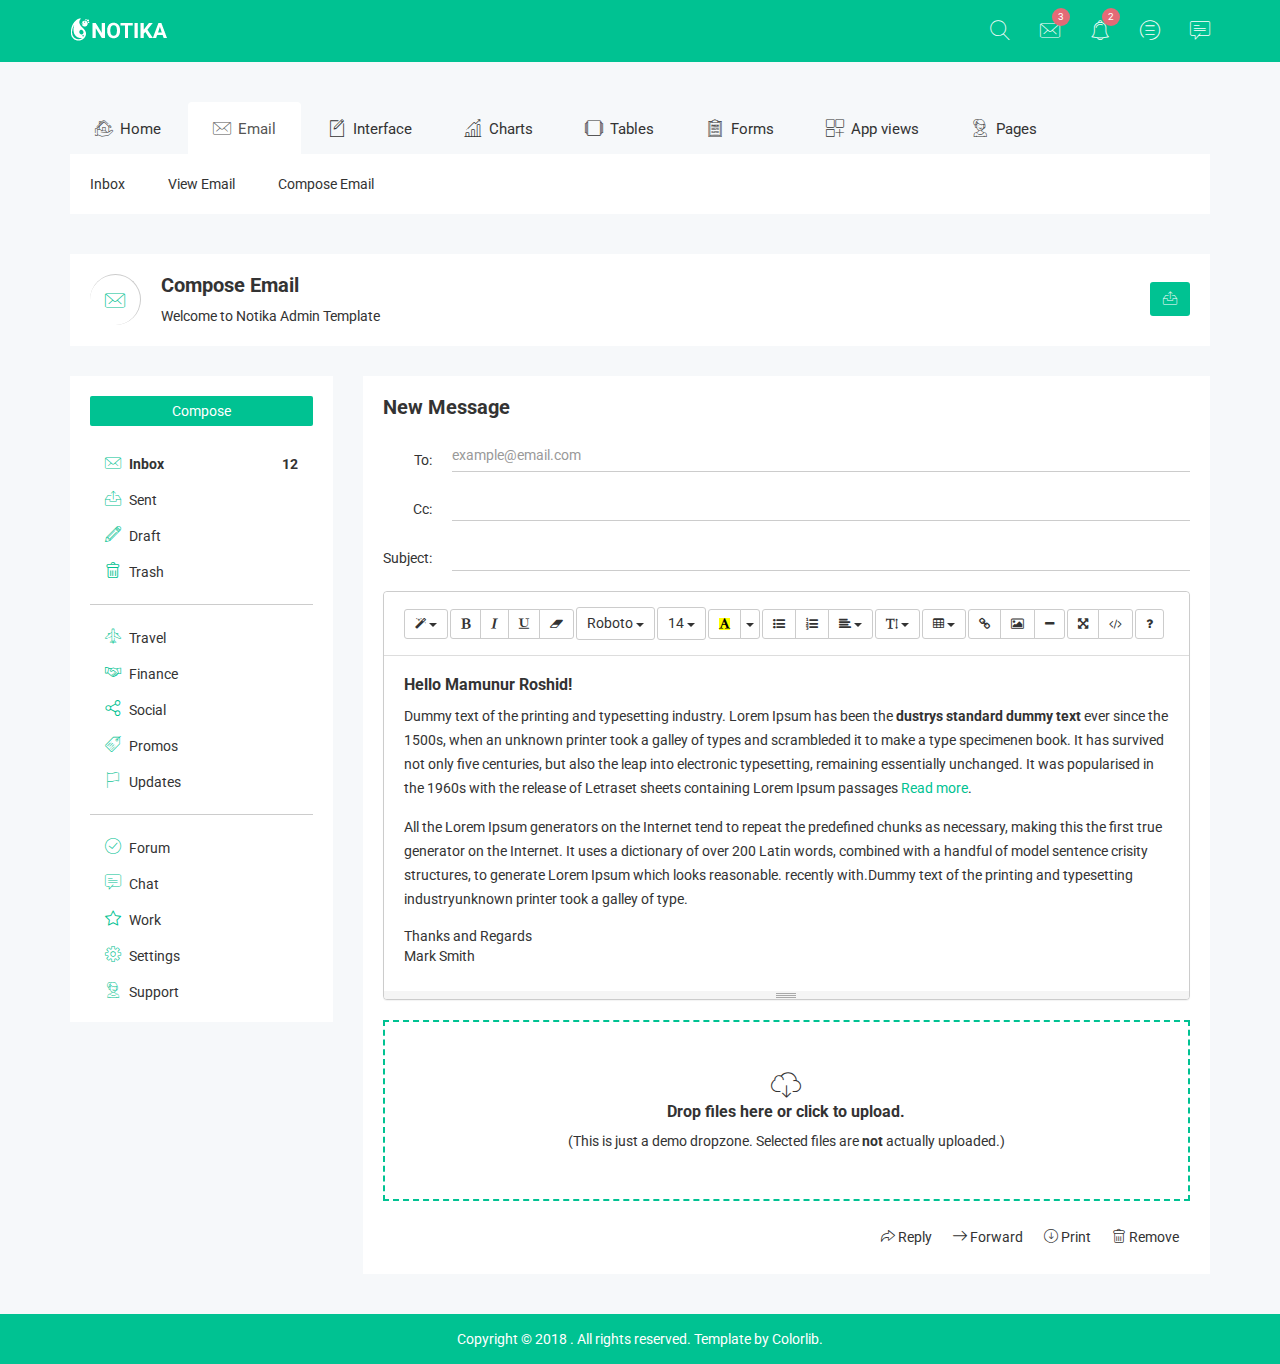
<file: public/admin_template/compose-email.html>
<!doctype html>
<html class="no-js" lang="">

<head>
    <meta charset="utf-8">
    <meta http-equiv="x-ua-compatible" content="ie=edge">
    <title>Compose Email | Notika - Notika Admin Template</title>
    <meta name="description" content="">
    <meta name="viewport" content="width=device-width, initial-scale=1">
    <!-- favicon
		============================================ -->
    <link rel="shortcut icon" type="image/x-icon" href="img/favicon.ico">
    <!-- Google Fonts
		============================================ -->
    <link href="https://fonts.googleapis.com/css?family=Roboto:100,300,400,700,900" rel="stylesheet">
    <!-- Bootstrap CSS
		============================================ -->
    <link rel="stylesheet" href="css/bootstrap.min.css">
    <!-- font awesome CSS
		============================================ -->
    <link rel="stylesheet" href="css/font-awesome.min.css">
    <!-- owl.carousel CSS
		============================================ -->
    <link rel="stylesheet" href="css/owl.carousel.css">
    <link rel="stylesheet" href="css/owl.theme.css">
    <link rel="stylesheet" href="css/owl.transitions.css">
    <!-- meanmenu CSS
		============================================ -->
    <link rel="stylesheet" href="css/meanmenu/meanmenu.min.css">
    <!-- animate CSS
		============================================ -->
    <link rel="stylesheet" href="css/animate.css">
    <!-- normalize CSS
		============================================ -->
    <link rel="stylesheet" href="css/normalize.css">
    <!-- mCustomScrollbar CSS
		============================================ -->
    <link rel="stylesheet" href="css/scrollbar/jquery.mCustomScrollbar.min.css">
    <!-- Notika icon CSS
		============================================ -->
    <link rel="stylesheet" href="css/notika-custom-icon.css">
    <!-- dropzone CSS
		============================================ -->
    <link rel="stylesheet" href="css/dropzone/dropzone.css">
    <!-- summernote CSS
		============================================ -->
    <link rel="stylesheet" href="css/summernote/summernote.css">
    <!-- wave CSS
		============================================ -->
    <link rel="stylesheet" href="css/wave/waves.min.css">
    <link rel="stylesheet" href="css/wave/button.css">
    <!-- main CSS
		============================================ -->
    <link rel="stylesheet" href="css/main.css">
    <!-- style CSS
		============================================ -->
    <link rel="stylesheet" href="style.css">
    <!-- responsive CSS
		============================================ -->
    <link rel="stylesheet" href="css/responsive.css">
    <!-- modernizr JS
		============================================ -->
    <script src="js/vendor/modernizr-2.8.3.min.js"></script>
</head>

<body>
    <!--[if lt IE 8]>
            <p class="browserupgrade">You are using an <strong>outdated</strong> browser. Please <a href="http://browsehappy.com/">upgrade your browser</a> to improve your experience.</p>
        <![endif]-->
    <!-- Start Header Top Area -->
    <div class="header-top-area">
        <div class="container">
            <div class="row">
                <div class="col-lg-4 col-md-4 col-sm-12 col-xs-12">
                    <div class="logo-area">
                        <a href="#"><img src="img/logo/logo.png" alt="" /></a>
                    </div>
                </div>
                <div class="col-lg-8 col-md-8 col-sm-12 col-xs-12">
                    <div class="header-top-menu">
                        <ul class="nav navbar-nav notika-top-nav">
                            <li class="nav-item dropdown">
                                <a href="#" data-toggle="dropdown" role="button" aria-expanded="false" class="nav-link dropdown-toggle"><span><i class="notika-icon notika-search"></i></span></a>
                                <div role="menu" class="dropdown-menu search-dd animated flipInX">
                                    <div class="search-input">
                                        <i class="notika-icon notika-left-arrow"></i>
                                        <input type="text" />
                                    </div>
                                </div>
                            </li>
                            <li class="nav-item dropdown">
                                <a href="#" data-toggle="dropdown" role="button" aria-expanded="false" class="nav-link dropdown-toggle"><span><i class="notika-icon notika-mail"></i></span></a>
                                <div role="menu" class="dropdown-menu message-dd animated zoomIn">
                                    <div class="hd-mg-tt">
                                        <h2>Messages</h2>
                                    </div>
                                    <div class="hd-message-info">
                                        <a href="#">
                                            <div class="hd-message-sn">
                                                <div class="hd-message-img">
                                                    <img src="img/post/1.jpg" alt="" />
                                                </div>
                                                <div class="hd-mg-ctn">
                                                    <h3>David Belle</h3>
                                                    <p>Cum sociis natoque penatibus et magnis dis parturient montes</p>
                                                </div>
                                            </div>
                                        </a>
                                        <a href="#">
                                            <div class="hd-message-sn">
                                                <div class="hd-message-img">
                                                    <img src="img/post/2.jpg" alt="" />
                                                </div>
                                                <div class="hd-mg-ctn">
                                                    <h3>Jonathan Morris</h3>
                                                    <p>Cum sociis natoque penatibus et magnis dis parturient montes</p>
                                                </div>
                                            </div>
                                        </a>
                                        <a href="#">
                                            <div class="hd-message-sn">
                                                <div class="hd-message-img">
                                                    <img src="img/post/4.jpg" alt="" />
                                                </div>
                                                <div class="hd-mg-ctn">
                                                    <h3>Fredric Mitchell</h3>
                                                    <p>Cum sociis natoque penatibus et magnis dis parturient montes</p>
                                                </div>
                                            </div>
                                        </a>
                                        <a href="#">
                                            <div class="hd-message-sn">
                                                <div class="hd-message-img">
                                                    <img src="img/post/1.jpg" alt="" />
                                                </div>
                                                <div class="hd-mg-ctn">
                                                    <h3>David Belle</h3>
                                                    <p>Cum sociis natoque penatibus et magnis dis parturient montes</p>
                                                </div>
                                            </div>
                                        </a>
                                        <a href="#">
                                            <div class="hd-message-sn">
                                                <div class="hd-message-img">
                                                    <img src="img/post/2.jpg" alt="" />
                                                </div>
                                                <div class="hd-mg-ctn">
                                                    <h3>Glenn Jecobs</h3>
                                                    <p>Cum sociis natoque penatibus et magnis dis parturient montes</p>
                                                </div>
                                            </div>
                                        </a>
                                    </div>
                                    <div class="hd-mg-va">
                                        <a href="#">View All</a>
                                    </div>
                                </div>
                            </li>
                            <li class="nav-item nc-al"><a href="#" data-toggle="dropdown" role="button" aria-expanded="false" class="nav-link dropdown-toggle"><span><i class="notika-icon notika-alarm"></i></span><div class="spinner4 spinner-4"></div><div class="ntd-ctn"><span>3</span></div></a>
                                <div role="menu" class="dropdown-menu message-dd notification-dd animated zoomIn">
                                    <div class="hd-mg-tt">
                                        <h2>Notification</h2>
                                    </div>
                                    <div class="hd-message-info">
                                        <a href="#">
                                            <div class="hd-message-sn">
                                                <div class="hd-message-img">
                                                    <img src="img/post/1.jpg" alt="" />
                                                </div>
                                                <div class="hd-mg-ctn">
                                                    <h3>David Belle</h3>
                                                    <p>Cum sociis natoque penatibus et magnis dis parturient montes</p>
                                                </div>
                                            </div>
                                        </a>
                                        <a href="#">
                                            <div class="hd-message-sn">
                                                <div class="hd-message-img">
                                                    <img src="img/post/2.jpg" alt="" />
                                                </div>
                                                <div class="hd-mg-ctn">
                                                    <h3>Jonathan Morris</h3>
                                                    <p>Cum sociis natoque penatibus et magnis dis parturient montes</p>
                                                </div>
                                            </div>
                                        </a>
                                        <a href="#">
                                            <div class="hd-message-sn">
                                                <div class="hd-message-img">
                                                    <img src="img/post/4.jpg" alt="" />
                                                </div>
                                                <div class="hd-mg-ctn">
                                                    <h3>Fredric Mitchell</h3>
                                                    <p>Cum sociis natoque penatibus et magnis dis parturient montes</p>
                                                </div>
                                            </div>
                                        </a>
                                        <a href="#">
                                            <div class="hd-message-sn">
                                                <div class="hd-message-img">
                                                    <img src="img/post/1.jpg" alt="" />
                                                </div>
                                                <div class="hd-mg-ctn">
                                                    <h3>David Belle</h3>
                                                    <p>Cum sociis natoque penatibus et magnis dis parturient montes</p>
                                                </div>
                                            </div>
                                        </a>
                                        <a href="#">
                                            <div class="hd-message-sn">
                                                <div class="hd-message-img">
                                                    <img src="img/post/2.jpg" alt="" />
                                                </div>
                                                <div class="hd-mg-ctn">
                                                    <h3>Glenn Jecobs</h3>
                                                    <p>Cum sociis natoque penatibus et magnis dis parturient montes</p>
                                                </div>
                                            </div>
                                        </a>
                                    </div>
                                    <div class="hd-mg-va">
                                        <a href="#">View All</a>
                                    </div>
                                </div>
                            </li>
                            <li class="nav-item"><a href="#" data-toggle="dropdown" role="button" aria-expanded="false" class="nav-link dropdown-toggle"><span><i class="notika-icon notika-menus"></i></span><div class="spinner4 spinner-4"></div><div class="ntd-ctn"><span>2</span></div></a>
                                <div role="menu" class="dropdown-menu message-dd task-dd animated zoomIn">
                                    <div class="hd-mg-tt">
                                        <h2>Tasks</h2>
                                    </div>
                                    <div class="hd-message-info hd-task-info">
                                        <div class="skill">
                                            <div class="progress">
                                                <div class="lead-content">
                                                    <p>HTML5 Validation Report</p>
                                                </div>
                                                <div class="progress-bar wow fadeInLeft" data-progress="95%" style="width: 95%;" data-wow-duration="1.5s" data-wow-delay="1.2s"> <span>95%</span>
                                                </div>
                                            </div>
                                            <div class="progress">
                                                <div class="lead-content">
                                                    <p>Google Chrome Extension</p>
                                                </div>
                                                <div class="progress-bar wow fadeInLeft" data-progress="85%" style="width: 85%;" data-wow-duration="1.5s" data-wow-delay="1.2s"><span>85%</span> </div>
                                            </div>
                                            <div class="progress">
                                                <div class="lead-content">
                                                    <p>Social Internet Projects</p>
                                                </div>
                                                <div class="progress-bar wow fadeInLeft" data-progress="75%" style="width: 75%;" data-wow-duration="1.5s" data-wow-delay="1.2s"><span>75%</span> </div>
                                            </div>
                                            <div class="progress">
                                                <div class="lead-content">
                                                    <p>Bootstrap Admin</p>
                                                </div>
                                                <div class="progress-bar wow fadeInLeft" data-progress="65%" style="width: 65%;" data-wow-duration="1.5s" data-wow-delay="1.2s"><span>65%</span> </div>
                                            </div>
                                            <div class="progress progress-bt">
                                                <div class="lead-content">
                                                    <p>Youtube App</p>
                                                </div>
                                                <div class="progress-bar wow fadeInLeft" data-progress="55%" style="width: 55%;" data-wow-duration="1.5s" data-wow-delay="1.2s"><span>55%</span> </div>
                                            </div>
                                        </div>
                                    </div>
                                    <div class="hd-mg-va">
                                        <a href="#">View All</a>
                                    </div>
                                </div>
                            </li>
                            <li class="nav-item"><a href="#" data-toggle="dropdown" role="button" aria-expanded="false" class="nav-link dropdown-toggle"><span><i class="notika-icon notika-chat"></i></span></a>
                                <div role="menu" class="dropdown-menu message-dd chat-dd animated zoomIn">
                                    <div class="hd-mg-tt">
                                        <h2>Chat</h2>
                                    </div>
                                    <div class="search-people">
                                        <i class="notika-icon notika-left-arrow"></i>
                                        <input type="text" placeholder="Search People" />
                                    </div>
                                    <div class="hd-message-info">
                                        <a href="#">
                                            <div class="hd-message-sn">
                                                <div class="hd-message-img chat-img">
                                                    <img src="img/post/1.jpg" alt="" />
                                                    <div class="chat-avaible"><i class="notika-icon notika-dot"></i></div>
                                                </div>
                                                <div class="hd-mg-ctn">
                                                    <h3>David Belle</h3>
                                                    <p>Available</p>
                                                </div>
                                            </div>
                                        </a>
                                        <a href="#">
                                            <div class="hd-message-sn">
                                                <div class="hd-message-img chat-img">
                                                    <img src="img/post/2.jpg" alt="" />
                                                </div>
                                                <div class="hd-mg-ctn">
                                                    <h3>Jonathan Morris</h3>
                                                    <p>Last seen 3 hours ago</p>
                                                </div>
                                            </div>
                                        </a>
                                        <a href="#">
                                            <div class="hd-message-sn">
                                                <div class="hd-message-img chat-img">
                                                    <img src="img/post/4.jpg" alt="" />
                                                </div>
                                                <div class="hd-mg-ctn">
                                                    <h3>Fredric Mitchell</h3>
                                                    <p>Last seen 2 minutes ago</p>
                                                </div>
                                            </div>
                                        </a>
                                        <a href="#">
                                            <div class="hd-message-sn">
                                                <div class="hd-message-img chat-img">
                                                    <img src="img/post/1.jpg" alt="" />
                                                    <div class="chat-avaible"><i class="notika-icon notika-dot"></i></div>
                                                </div>
                                                <div class="hd-mg-ctn">
                                                    <h3>David Belle</h3>
                                                    <p>Available</p>
                                                </div>
                                            </div>
                                        </a>
                                        <a href="#">
                                            <div class="hd-message-sn">
                                                <div class="hd-message-img chat-img">
                                                    <img src="img/post/2.jpg" alt="" />
                                                    <div class="chat-avaible"><i class="notika-icon notika-dot"></i></div>
                                                </div>
                                                <div class="hd-mg-ctn">
                                                    <h3>Glenn Jecobs</h3>
                                                    <p>Available</p>
                                                </div>
                                            </div>
                                        </a>
                                    </div>
                                    <div class="hd-mg-va">
                                        <a href="#">View All</a>
                                    </div>
                                </div>
                            </li>
                        </ul>
                    </div>
                </div>
            </div>
        </div>
    </div>
    <!-- End Header Top Area -->
    <!-- Mobile Menu start -->
    <div class="mobile-menu-area">
        <div class="container">
            <div class="row">
                <div class="col-lg-12 col-md-12 col-sm-12 col-xs-12">
                    <div class="mobile-menu">
                        <nav id="dropdown">
                            <ul class="mobile-menu-nav">
                                <li><a data-toggle="collapse" data-target="#Charts" href="#">Home</a>
                                    <ul class="collapse dropdown-header-top">
                                        <li><a href="index.html">Dashboard One</a></li>
                                        <li><a href="index-2.html">Dashboard Two</a></li>
                                        <li><a href="index-3.html">Dashboard Three</a></li>
                                        <li><a href="index-4.html">Dashboard Four</a></li>
                                        <li><a href="analytics.html">Analytics</a></li>
                                        <li><a href="widgets.html">Widgets</a></li>
                                    </ul>
                                </li>
                                <li><a data-toggle="collapse" data-target="#demoevent" href="#">Email</a>
                                    <ul id="demoevent" class="collapse dropdown-header-top">
                                        <li><a href="inbox.html">Inbox</a></li>
                                        <li><a href="view-email.html">View Email</a></li>
                                        <li><a href="compose-email.html">Compose Email</a></li>
                                    </ul>
                                </li>
                                <li><a data-toggle="collapse" data-target="#democrou" href="#">Interface</a>
                                    <ul id="democrou" class="collapse dropdown-header-top">
                                        <li><a href="animations.html">Animations</a></li>
                                        <li><a href="google-map.html">Google Map</a></li>
                                        <li><a href="data-map.html">Data Maps</a></li>
                                        <li><a href="code-editor.html">Code Editor</a></li>
                                        <li><a href="image-cropper.html">Images Cropper</a></li>
                                        <li><a href="wizard.html">Wizard</a></li>
                                    </ul>
                                </li>
                                <li><a data-toggle="collapse" data-target="#demolibra" href="#">Charts</a>
                                    <ul id="demolibra" class="collapse dropdown-header-top">
                                        <li><a href="flot-charts.html">Flot Charts</a></li>
                                        <li><a href="bar-charts.html">Bar Charts</a></li>
                                        <li><a href="line-charts.html">Line Charts</a></li>
                                        <li><a href="area-charts.html">Area Charts</a></li>
                                    </ul>
                                </li>
                                <li><a data-toggle="collapse" data-target="#demodepart" href="#">Tables</a>
                                    <ul id="demodepart" class="collapse dropdown-header-top">
                                        <li><a href="normal-table.html">Normal Table</a></li>
                                        <li><a href="data-table.html">Data Table</a></li>
                                    </ul>
                                </li>
                                <li><a data-toggle="collapse" data-target="#demo" href="#">Forms</a>
                                    <ul id="demo" class="collapse dropdown-header-top">
                                        <li><a href="form-elements.html">Form Elements</a></li>
                                        <li><a href="form-components.html">Form Components</a></li>
                                        <li><a href="form-examples.html">Form Examples</a></li>
                                    </ul>
                                </li>
                                <li><a data-toggle="collapse" data-target="#Miscellaneousmob" href="#">App views</a>
                                    <ul id="Miscellaneousmob" class="collapse dropdown-header-top">
                                        <li><a href="notification.html">Notifications</a>
                                        </li>
                                        <li><a href="alert.html">Alerts</a>
                                        </li>
                                        <li><a href="modals.html">Modals</a>
                                        </li>
                                        <li><a href="buttons.html">Buttons</a>
                                        </li>
                                        <li><a href="tabs.html">Tabs</a>
                                        </li>
                                        <li><a href="accordion.html">Accordion</a>
                                        </li>
                                        <li><a href="dialog.html">Dialogs</a>
                                        </li>
                                        <li><a href="popovers.html">Popovers</a>
                                        </li>
                                        <li><a href="tooltips.html">Tooltips</a>
                                        </li>
                                        <li><a href="dropdown.html">Dropdowns</a>
                                        </li>
                                    </ul>
                                </li>
                                <li><a data-toggle="collapse" data-target="#Pagemob" href="#">Pages</a>
                                    <ul id="Pagemob" class="collapse dropdown-header-top">
                                        <li><a href="contact.html">Contact</a>
                                        </li>
                                        <li><a href="invoice.html">Invoice</a>
                                        </li>
                                        <li><a href="typography.html">Typography</a>
                                        </li>
                                        <li><a href="color.html">Color</a>
                                        </li>
                                        <li><a href="login-register.html">Login Register</a>
                                        </li>
                                        <li><a href="404.html">404 Page</a>
                                        </li>
                                    </ul>
                                </li>
                            </ul>
                        </nav>
                    </div>
                </div>
            </div>
        </div>
    </div>
    <!-- Mobile Menu end -->
    <!-- Main Menu area start-->
    <div class="main-menu-area mg-tb-40">
        <div class="container">
            <div class="row">
                <div class="col-lg-12 col-md-12 col-sm-12 col-xs-12">
                    <ul class="nav nav-tabs notika-menu-wrap menu-it-icon-pro">
                        <li><a data-toggle="tab" href="#Home"><i class="notika-icon notika-house"></i> Home</a>
                        </li>
                        <li class="active"><a data-toggle="tab" href="#mailbox"><i class="notika-icon notika-mail"></i> Email</a>
                        </li>
                        <li><a data-toggle="tab" href="#Interface"><i class="notika-icon notika-edit"></i> Interface</a>
                        </li>
                        <li><a data-toggle="tab" href="#Charts"><i class="notika-icon notika-bar-chart"></i> Charts</a>
                        </li>
                        <li><a data-toggle="tab" href="#Tables"><i class="notika-icon notika-windows"></i> Tables</a>
                        </li>
                        <li><a data-toggle="tab" href="#Forms"><i class="notika-icon notika-form"></i> Forms</a>
                        </li>
                        <li><a data-toggle="tab" href="#Appviews"><i class="notika-icon notika-app"></i> App views</a>
                        </li>
                        <li><a data-toggle="tab" href="#Page"><i class="notika-icon notika-support"></i> Pages</a>
                        </li>
                    </ul>
                    <div class="tab-content custom-menu-content">
                        <div id="Home" class="tab-pane in notika-tab-menu-bg animated flipInX">
                            <ul class="notika-main-menu-dropdown">
                                <li><a href="index.html">Dashboard One</a>
                                </li>
                                <li><a href="index-2.html">Dashboard Two</a>
                                </li>
                                <li><a href="index-3.html">Dashboard Three</a>
                                </li>
                                <li><a href="index-4.html">Dashboard Four</a>
                                </li>
                                <li><a href="analytics.html">Analytics</a>
                                </li>
                                <li><a href="widgets.html">Widgets</a>
                                </li>
                            </ul>
                        </div>
                        <div id="mailbox" class="tab-pane active notika-tab-menu-bg animated flipInX">
                            <ul class="notika-main-menu-dropdown">
                                <li><a href="inbox.html">Inbox</a>
                                </li>
                                <li><a href="view-email.html">View Email</a>
                                </li>
                                <li><a href="compose-email.html">Compose Email</a>
                                </li>
                            </ul>
                        </div>
                        <div id="Interface" class="tab-pane notika-tab-menu-bg animated flipInX">
                            <ul class="notika-main-menu-dropdown">
                                <li><a href="animations.html">Animations</a>
                                </li>
                                <li><a href="google-map.html">Google Map</a>
                                </li>
                                <li><a href="data-map.html">Data Maps</a>
                                </li>
                                <li><a href="code-editor.html">Code Editor</a>
                                </li>
                                <li><a href="image-cropper.html">Images Cropper</a>
                                </li>
                                <li><a href="wizard.html">Wizard</a>
                                </li>
                            </ul>
                        </div>
                        <div id="Charts" class="tab-pane notika-tab-menu-bg animated flipInX">
                            <ul class="notika-main-menu-dropdown">
                                <li><a href="flot-charts.html">Flot Charts</a>
                                </li>
                                <li><a href="bar-charts.html">Bar Charts</a>
                                </li>
                                <li><a href="line-charts.html">Line Charts</a>
                                </li>
                                <li><a href="area-charts.html">Area Charts</a>
                                </li>
                            </ul>
                        </div>
                        <div id="Tables" class="tab-pane notika-tab-menu-bg animated flipInX">
                            <ul class="notika-main-menu-dropdown">
                                <li><a href="normal-table.html">Normal Table</a>
                                </li>
                                <li><a href="data-table.html">Data Table</a>
                                </li>
                            </ul>
                        </div>
                        <div id="Forms" class="tab-pane notika-tab-menu-bg animated flipInX">
                            <ul class="notika-main-menu-dropdown">
                                <li><a href="form-elements.html">Form Elements</a>
                                </li>
                                <li><a href="form-components.html">Form Components</a>
                                </li>
                                <li><a href="form-examples.html">Form Examples</a>
                                </li>
                            </ul>
                        </div>
                        <div id="Appviews" class="tab-pane notika-tab-menu-bg animated flipInX">
                            <ul class="notika-main-menu-dropdown">
                                <li><a href="notification.html">Notifications</a>
                                </li>
                                <li><a href="alert.html">Alerts</a>
                                </li>
                                <li><a href="modals.html">Modals</a>
                                </li>
                                <li><a href="buttons.html">Buttons</a>
                                </li>
                                <li><a href="tabs.html">Tabs</a>
                                </li>
                                <li><a href="accordion.html">Accordion</a>
                                </li>
                                <li><a href="dialog.html">Dialogs</a>
                                </li>
                                <li><a href="popovers.html">Popovers</a>
                                </li>
                                <li><a href="tooltips.html">Tooltips</a>
                                </li>
                                <li><a href="dropdown.html">Dropdowns</a>
                                </li>
                            </ul>
                        </div>
                        <div id="Page" class="tab-pane notika-tab-menu-bg animated flipInX">
                            <ul class="notika-main-menu-dropdown">
                                <li><a href="contact.html">Contact</a>
                                </li>
                                <li><a href="invoice.html">Invoice</a>
                                </li>
                                <li><a href="typography.html">Typography</a>
                                </li>
                                <li><a href="color.html">Color</a>
                                </li>
                                <li><a href="login-register.html">Login Register</a>
                                </li>
                                <li><a href="404.html">404 Page</a>
                                </li>
                            </ul>
                        </div>
                    </div>
                </div>
            </div>
        </div>
    </div>
    <!-- Main Menu area End-->
	<!-- Breadcomb area Start-->
	<div class="breadcomb-area">
		<div class="container">
			<div class="row">
				<div class="col-lg-12 col-md-12 col-sm-12 col-xs-12">
					<div class="breadcomb-list">
						<div class="row">
							<div class="col-lg-6 col-md-6 col-sm-6 col-xs-12">
								<div class="breadcomb-wp">
									<div class="breadcomb-icon">
										<i class="notika-icon notika-mail"></i>
									</div>
									<div class="breadcomb-ctn">
										<h2>Compose Email</h2>
										<p>Welcome to Notika <span class="bread-ntd">Admin Template</span></p>
									</div>
								</div>
							</div>
							<div class="col-lg-6 col-md-6 col-sm-6 col-xs-3">
								<div class="breadcomb-report">
									<button data-toggle="tooltip" data-placement="left" title="Download Report" class="btn"><i class="notika-icon notika-sent"></i></button>
								</div>
							</div>
						</div>
					</div>
				</div>
			</div>
		</div>
	</div>
	<!-- Breadcomb area End-->
    <!-- Compose email area Start-->
    <div class="inbox-area">
        <div class="container">
            <div class="row">
                <div class="col-lg-3 col-md-3 col-sm-4 col-xs-12">
                    <div class="inbox-left-sd">
                        <div class="compose-ml">
                            <a class="btn" href="#">Compose</a>
                        </div>
                        <div class="inbox-status">
                            <ul class="inbox-st-nav inbox-ft">
                                <li><a href="#"><i class="notika-icon notika-mail"></i> Inbox<span class="pull-right">12</span></a></li>
                                <li><a href="#"><i class="notika-icon notika-sent"></i> Sent</a></li>
                                <li><a href="#"><i class="notika-icon notika-draft"></i> Draft</a></li>
                                <li><a href="#"><i class="notika-icon notika-trash"></i> Trash</a></li>
                            </ul>
                        </div>
                        <hr>
                        <div class="inbox-status">
                            <ul class="inbox-st-nav">
                                <li><a href="#"><i class="notika-icon notika-travel"></i> Travel</a></li>
                                <li><a href="#"><i class="notika-icon notika-finance"></i> Finance</a></li>
                                <li><a href="#"><i class="notika-icon notika-social"></i> Social</a></li>
                                <li><a href="#"><i class="notika-icon notika-promos"></i> Promos</a></li>
                                <li><a href="#"><i class="notika-icon notika-flag"></i> Updates</a></li>
                            </ul>
                        </div>
                        <hr>
                        <div class="inbox-status">
                            <ul class="inbox-st-nav inbox-nav-mg">
                                <li><a href="#"><i class="notika-icon notika-success"></i> Forum</a></li>
                                <li><a href="#"><i class="notika-icon notika-chat"></i> Chat</a></li>
                                <li><a href="#"><i class="notika-icon notika-star"></i> Work</a></li>
                                <li><a href="#"><i class="notika-icon notika-settings"></i> Settings</a></li>
                                <li><a href="#"><i class="notika-icon notika-support"></i> Support</a></li>
                            </ul>
                        </div>
                    </div>
                </div>
                <div class="col-lg-9 col-md-9 col-sm-8 col-xs-12">
                    <div class="view-mail-list sm-res-mg-t-30">
                        <div class="view-mail-hd">
                            <div class="view-mail-hrd">
                                <h2>New Message</h2>
                            </div>
                        </div>
                        <div class="cmp-int mg-t-20">
                            <div class="row">
                                <div class="col-lg-1 col-md-2 col-sm-2 col-xs-12">
                                    <div class="cmp-int-lb cmp-int-lb1 text-right">
                                        <span>To: </span>
                                    </div>
                                </div>
                                <div class="col-lg-11 col-md-10 col-sm-10 col-xs-12">
                                    <div class="form-group">
                                        <div class="nk-int-st cmp-int-in cmp-email-over">
                                            <input type="email" class="form-control" placeholder="example@email.com" />
                                        </div>
                                    </div>
                                </div>
                            </div>
                            <div class="row">
                                <div class="col-lg-1 col-md-2 col-sm-2 col-xs-12">
                                    <div class="cmp-int-lb cmp-int-lb1 text-right">
                                        <span>Cc: </span>
                                    </div>
                                </div>
                                <div class="col-lg-11 col-md-10 col-sm-10 col-xs-12">
                                    <div class="form-group">
                                        <div class="nk-int-st cmp-int-in cmp-email-over">
                                            <input type="email" class="form-control" placeholder="" />
                                        </div>
                                    </div>
                                </div>
                            </div>
                            <div class="row">
                                <div class="col-lg-1 col-md-2 col-sm-2 col-xs-12">
                                    <div class="cmp-int-lb text-right">
                                        <span>Subject: </span>
                                    </div>
                                </div>
                                <div class="col-lg-11 col-md-10 col-sm-10 col-xs-12">
                                    <div class="form-group cmp-em-mg">
                                        <div class="nk-int-st cmp-int-in cmp-email-over">
                                            <input type="text" class="form-control" placeholder="" />
                                        </div>
                                    </div>
                                </div>
                            </div>
                        </div>
                        <div class="cmp-int-box mg-t-20">
                            <div class="html-editor-cm">
                                <h2>Hello Mamunur Roshid!</h2>
                                <p>Dummy text of the printing and typesetting industry. Lorem Ipsum has been the <b>dustrys standard dummy text</b> ever since the 1500s, when an unknown printer took a galley of types and scrambleded it to make a type specimenen book. It has survived not only five centuries, but also the leap into electronic typesetting, remaining essentially unchanged. It was popularised in the 1960s with the release of Letraset sheets containing Lorem Ipsum passages <a href="#">Read more</a>.</p>
                                <p>All the Lorem Ipsum generators on the Internet tend to repeat the predefined chunks as necessary, making this the first true generator on the Internet. It uses a dictionary of over 200 Latin words, combined with a handful of model sentence crisity structures, to generate Lorem Ipsum which looks reasonable. recently with.Dummy text of the printing and typesetting industryunknown printer took a galley of type.</p>
                                <span class="vw-tr">Thanks and Regards</span>
                                <span>Mark Smith</span>
                            </div>
                        </div>
                        <div class="multiupload-sys">
                            <div id="dropzone" class="dropmail">
                                <form action="/upload" class="dropzone dropzone-custom needsclick" id="demo-upload">
                                    <div class="dz-message needsclick download-custom">
                                        <i class="notika-icon notika-cloud" aria-hidden="true"></i>
                                        <h2>Drop files here or click to upload.</h2>
                                        <p><span class="note needsclick">(This is just a demo dropzone. Selected files are <strong>not</strong> actually uploaded.)</span>
                                        </p>
                                    </div>
                                </form>
                            </div>
                        </div>
                        <div class="vw-ml-action-ls text-right mg-t-20">
                            <div class="btn-group ib-btn-gp active-hook nk-email-inbox">
                                <button class="btn btn-default btn-sm waves-effect"><i class="notika-icon notika-next"></i> Reply</button>
                                <button class="btn btn-default btn-sm waves-effect"><i class="notika-icon notika-right-arrow"></i> Forward</button>
                                <button class="btn btn-default btn-sm waves-effect"><i class="notika-icon notika-down-arrow"></i> Print</button>
                                <button class="btn btn-default btn-sm waves-effect"><i class="notika-icon notika-trash"></i> Remove</button>
                            </div>
                        </div>
                    </div>
                </div>
            </div>
        </div>
    </div>
    <!-- Compose email area End-->
    <!-- Start Footer area-->
    <div class="footer-copyright-area">
        <div class="container">
            <div class="row">
                <div class="col-lg-12 col-md-12 col-sm-12 col-xs-12">
                    <div class="footer-copy-right">
                        <p>Copyright © 2018 
. All rights reserved. Template by <a href="https://colorlib.com">Colorlib</a>.</p>
                    </div>
                </div>
            </div>
        </div>
    </div>
    <!-- End Footer area-->
    <!-- jquery
		============================================ -->
    <script src="js/vendor/jquery-1.12.4.min.js"></script>
    <!-- bootstrap JS
		============================================ -->
    <script src="js/bootstrap.min.js"></script>
    <!-- wow JS
		============================================ -->
    <script src="js/wow.min.js"></script>
    <!-- price-slider JS
		============================================ -->
    <script src="js/jquery-price-slider.js"></script>
    <!-- owl.carousel JS
		============================================ -->
    <script src="js/owl.carousel.min.js"></script>
    <!-- scrollUp JS
		============================================ -->
    <script src="js/jquery.scrollUp.min.js"></script>
    <!-- meanmenu JS
		============================================ -->
    <script src="js/meanmenu/jquery.meanmenu.js"></script>
    <!-- counterup JS
		============================================ -->
    <script src="js/counterup/jquery.counterup.min.js"></script>
    <script src="js/counterup/waypoints.min.js"></script>
    <script src="js/counterup/counterup-active.js"></script>
    <!-- mCustomScrollbar JS
		============================================ -->
    <script src="js/scrollbar/jquery.mCustomScrollbar.concat.min.js"></script>
    <!-- sparkline JS
		============================================ -->
    <script src="js/sparkline/jquery.sparkline.min.js"></script>
    <script src="js/sparkline/sparkline-active.js"></script>
    <!-- flot JS
		============================================ -->
    <script src="js/flot/jquery.flot.js"></script>
    <script src="js/flot/jquery.flot.resize.js"></script>
    <script src="js/flot/flot-active.js"></script>
    <!-- knob JS
		============================================ -->
    <script src="js/knob/jquery.knob.js"></script>
    <script src="js/knob/jquery.appear.js"></script>
    <script src="js/knob/knob-active.js"></script>
    <!-- summernote JS
		============================================ -->
    <script src="js/summernote/summernote-updated.min.js"></script>
    <script src="js/summernote/summernote-active.js"></script>
    <!-- dropzone JS
		============================================ -->
    <script src="js/dropzone/dropzone.js"></script>
    <!--  wave JS
		============================================ -->
    <script src="js/wave/waves.min.js"></script>
    <script src="js/wave/wave-active.js"></script>
    <!-- icheck JS
		============================================ -->
    <script src="js/icheck/icheck.min.js"></script>
    <script src="js/icheck/icheck-active.js"></script>
    <!--  Chat JS
		============================================ -->
    <script src="js/chat/jquery.chat.js"></script>
    <!--  todo JS
		============================================ -->
    <script src="js/todo/jquery.todo.js"></script>
    <!-- plugins JS
		============================================ -->
    <script src="js/plugins.js"></script>
    <!-- main JS
		============================================ -->
    <script src="js/main.js"></script>
	<!-- tawk chat JS
		============================================ -->
    <script src="js/tawk-chat.js"></script>
</body>

</html>
</file>
<file: public/admin_template/css/notika-custom-icon.css>
@font-face {
  font-family: 'notika-icon';
  src:  url('fonts/notika-icon.eot?qzfrsz');
  src:  url('fonts/notika-icon.eot?qzfrsz#iefix') format('embedded-opentype'),
    url('fonts/notika-icon.ttf?qzfrsz') format('truetype'),
    url('fonts/notika-icon.woff?qzfrsz') format('woff'),
    url('fonts/notika-icon.svg?qzfrsz#notika-icon') format('svg');
  font-weight: normal;
  font-style: normal;
}

.notika-icon {
  /* use !important to prevent issues with browser extensions that change fonts */
  font-family: 'notika-icon' !important;
  speak: none;
  font-style: normal;
  font-weight: normal;
  font-variant: normal;
  text-transform: none;
  line-height: 1;

  /* Better Font Rendering =========== */
  -webkit-font-smoothing: antialiased;
  -moz-osx-font-smoothing: grayscale;
}

.notika-menu-befores:before {
  content: "\e93d";
}
.notika-menu-after:before {
  content: "\e93b";
}
.notika-menu-before:before {
  content: "\e93c";
}
.notika-menu-sidebar:before {
  content: "\e93a";
}
.notika-skype:before {
  content: "\e939";
}
.notika-app:before {
  content: "\e936";
}
.notika-form:before {
  content: "\e937";
}
.notika-windows:before {
  content: "\e938";
}
.notika-bar-chart:before {
  content: "\e935";
}
.notika-alarm:before {
  content: "\e900";
}
.notika-arrow-right:before {
  content: "\e901";
}
.notika-avable:before {
  content: "\e902";
}
.notika-back:before {
  content: "\e903";
}
.notika-calendar:before {
  content: "\e904";
}
.notika-chat:before {
  content: "\e905";
}
.notika-checked:before {
  content: "\e906";
}
.notika-close:before {
  content: "\e907";
}
.notika-cloud:before {
  content: "\e908";
}
.notika-credit-card:before {
  content: "\e909";
}
.notika-dollar:before {
  content: "\e90a";
}
.notika-dot:before {
  content: "\e90b";
}
.notika-down-arrow:before {
  content: "\e90c";
}
.notika-draft:before {
  content: "\e90d";
}
.notika-edit:before {
  content: "\e90e";
}
.notika-eye:before {
  content: "\e90f";
}
.notika-facebook:before {
  content: "\e910";
}
.notika-file:before {
  content: "\e911";
}
.notika-finance:before {
  content: "\e912";
}
.notika-flag:before {
  content: "\e913";
}
.notika-house:before {
  content: "\e914";
}
.notika-ip-locator:before {
  content: "\e915";
}
.notika-left-arrow:before {
  content: "\e916";
}
.notika-mail:before {
  content: "\e917";
}
.notika-map:before {
  content: "\e918";
}
.notika-menu:before {
  content: "\e919";
}
.notika-menus:before {
  content: "\e91a";
}
.notika-minus-symbol:before {
  content: "\e91b";
}
.notika-more-button:before {
  content: "\e91c";
}
.notika-next:before {
  content: "\e91d";
}
.notika-next-pro:before {
  content: "\e91e";
}
.notika-paperclip:before {
  content: "\e91f";
}
.notika-phone:before {
  content: "\e920";
}
.notika-picture:before {
  content: "\e921";
}
.notika-pinterest:before {
  content: "\e922";
}
.notika-plus-symbol:before {
  content: "\e923";
}
.notika-print:before {
  content: "\e924";
}
.notika-promos:before {
  content: "\e925";
}
.notika-refresh:before {
  content: "\e926";
}
.notika-right-arrow:before {
  content: "\e927";
}
.notika-search:before {
  content: "\e928";
}
.notika-sent:before {
  content: "\e929";
}
.notika-settings:before {
  content: "\e92a";
}
.notika-social:before {
  content: "\e92b";
}
.notika-star:before {
  content: "\e92c";
}
.notika-success:before {
  content: "\e92d";
}
.notika-support:before {
  content: "\e92e";
}
.notika-tax:before {
  content: "\e92f";
}
.notika-trash:before {
  content: "\e930";
}
.notika-travel:before {
  content: "\e931";
}
.notika-twitter:before {
  content: "\e932";
}
.notika-up-arrow:before {
  content: "\e933";
}
.notika-wifi:before {
  content: "\e934";
}
</file>
<file: public/admin_template/css/main.css>
/*! HTML5 Boilerplate v5.2.0 | MIT License | https://html5boilerplate.com/ */

/*
 * What follows is the result of much research on cross-browser styling.
 * Credit left inline and big thanks to Nicolas Gallagher, Jonathan Neal,
 * Kroc Camen, and the H5BP dev community and team.
 */

/* ==========================================================================
   Base styles: opinionated defaults
   ========================================================================== */

html {
    color: #222;
    font-size: 1em;
    line-height: 1.4;
}

/*
 * Remove text-shadow in selection highlight:
 * https://twitter.com/miketaylr/status/12228805301
 *
 * These selection rule sets have to be separate.
 * Customize the background color to match your design.
 */

::-moz-selection {
    background: #b3d4fc;
    text-shadow: none;
}

::selection {
    background: #b3d4fc;
    text-shadow: none;
}

/*
 * A better looking default horizontal rule
 */

hr {
    display: block;
    height: 1px;
    border: 0;
    border-top: 1px solid #ccc;
    margin: 1em 0;
    padding: 0;
}

/*
 * Remove the gap between audio, canvas, iframes,
 * images, videos and the bottom of their containers:
 * https://github.com/h5bp/html5-boilerplate/issues/440
 */

audio,
canvas,
iframe,
img,
svg,
video {
    vertical-align: middle;
}

/*
 * Remove default fieldset styles.
 */

fieldset {
    border: 0;
    margin: 0;
    padding: 0;
}

/*
 * Allow only vertical resizing of textareas.
 */

textarea {
    resize: vertical;
}

/* ==========================================================================
   Browser Upgrade Prompt
   ========================================================================== */

.browserupgrade {
    margin: 0.2em 0;
    background: #ccc;
    color: #000;
    padding: 0.2em 0;
}

/* ==========================================================================
   Author's custom styles
   ========================================================================== */

















/* ==========================================================================
   Helper classes
   ========================================================================== */

/*
 * Hide visually and from screen readers:
 */

.hidden {
    display: none !important;
}

/*
 * Hide only visually, but have it available for screen readers:
 * http://snook.ca/archives/html_and_css/hiding-content-for-accessibility
 */

.visuallyhidden {
    border: 0;
    clip: rect(0 0 0 0);
    height: 1px;
    margin: -1px;
    overflow: hidden;
    padding: 0;
    position: absolute;
    width: 1px;
}

/*
 * Extends the .visuallyhidden class to allow the element
 * to be focusable when navigated to via the keyboard:
 * https://www.drupal.org/node/897638
 */

.visuallyhidden.focusable:active,
.visuallyhidden.focusable:focus {
    clip: auto;
    height: auto;
    margin: 0;
    overflow: visible;
    position: static;
    width: auto;
}

/*
 * Hide visually and from screen readers, but maintain layout
 */

.invisible {
    visibility: hidden;
}

/*
 * Clearfix: contain floats
 *
 * For modern browsers
 * 1. The space content is one way to avoid an Opera bug when the
 *    `contenteditable` attribute is included anywhere else in the document.
 *    Otherwise it causes space to appear at the top and bottom of elements
 *    that receive the `clearfix` class.
 * 2. The use of `table` rather than `block` is only necessary if using
 *    `:before` to contain the top-margins of child elements.
 */

.clearfix:before,
.clearfix:after {
    content: " "; /* 1 */
    display: table; /* 2 */
}

.clearfix:after {
    clear: both;
}

/* ==========================================================================
   EXAMPLE Media Queries for Responsive Design.
   These examples override the primary ('mobile first') styles.
   Modify as content requires.
   ========================================================================== */

@media only screen and (min-width: 35em) {
    /* Style adjustments for viewports that meet the condition */
}

@media print,
       (-webkit-min-device-pixel-ratio: 1.25),
       (min-resolution: 1.25dppx),
       (min-resolution: 120dpi) {
    /* Style adjustments for high resolution devices */
}

/* ==========================================================================
   Print styles.
   Inlined to avoid the additional HTTP request:
   http://www.phpied.com/delay-loading-your-print-css/
   ========================================================================== */

@media print {
    *,
    *:before,
    *:after {
        background: transparent !important;
        color: #000 !important; /* Black prints faster:
                                   http://www.sanbeiji.com/archives/953 */
        box-shadow: none !important;
        text-shadow: none !important;
    }

    a,
    a:visited {
        text-decoration: underline;
    }

    a[href]:after {
        content: " (" attr(href) ")";
    }

    abbr[title]:after {
        content: " (" attr(title) ")";
    }

    /*
     * Don't show links that are fragment identifiers,
     * or use the `javascript:` pseudo protocol
     */

    a[href^="#"]:after,
    a[href^="javascript:"]:after {
        content: "";
    }

    pre,
    blockquote {
        border: 1px solid #999;
        page-break-inside: avoid;
    }

    /*
     * Printing Tables:
     * http://css-discuss.incutio.com/wiki/Printing_Tables
     */

    thead {
        display: table-header-group;
    }

    tr,
    img {
        page-break-inside: avoid;
    }

    img {
        max-width: 100% !important;
    }

    p,
    h2,
    h3 {
        orphans: 3;
        widows: 3;
    }

    h2,
    h3 {
        page-break-after: avoid;
    }
}
</file>
<file: public/admin_template/style.css>
/*-----------------------------------------------------------------------------------

    Template Name: Notika - Notika Admin Template 
    Template URI: 
    Description: Notika Admin Template is a responsive admin template based on the famous Bootstrap framework it's easy to edit and customize by documentation.
    Author: lucidtemplate
    Author URI: 
    Version: 1.0

-----------------------------------------------------------------------------------
    
    CSS INDEX
    ===================
	
    1. Theme Default CSS (body, link color, section etc)
    2. Header Top 
    3. Main Menu
    4. status
    5. statistics 
    6. Email statistics
    7. Recent Post
    8. Blog 
    9. Recent Items
    10. Realtime 
    11. Footer 
    12. Todo 
    13. Chat 
    14. Widget 
    15. Widget contact 
    16. Widget contact Form 
    17. Widget tabs 
    18. Analtic 
    19. Alert 
    20. color 
    21. tabs 
    22. Wizard 
    23. Dropdown triggering 
    24. Modals 
    25. Accordion 
    26. Tooltips 
    27. Popovers 
    28. Typography 
    29. Contact 
    30. Inbox 
    31. View Mail 
    32. Compose Mail 
    33. Normal Table 
    34. Data Table 
    35. Form Element
    36. Form Components

-----------------------------------------------------------------------------------*/

/*----------------------------------------*/
/*  1.  Theme default CSS
/*----------------------------------------*/
html, body {font-family: 'Roboto', sans-serif;font-weight:400;}
body {background:#F6F8FA;}
.floatleft {float:left}
.floatright {float:right}
.alignleft {float:left;margin-right:15px;margin-bottom: 15px}
.alignright {float:right;margin-left:15px;margin-bottom: 15px}
.aligncenter {display:block;margin:0 auto 15px}
a:focus {outline:0px solid}
img {max-width:100%;height:auto}
.fix {overflow:hidden}
p {margin:0 0 15px;}
h1, h2, h3, h4, h5, h6 {
  margin: 0 0 10px;
  font-weight:700;
}
a {transition: all 0.3s ease 0s;text-decoration:none;}
a:hover {
  color: #00c292;
  text-decoration: none;
}
a:active, a:hover, a:focus {
  outline: 0 none;
  text-decoration: none;
}
ul{
list-style: outside none none;
margin: 0;
padding: 0
}
.clear{clear:both}
body {}
.mg-tb-40{
	margin:40px 0px;
}
.mg-tb-30{
	margin:30px 0px;
}
.mg-t-30{
	margin-top:30px;
}
.mg-b-15{
	margin-bottom:15px;
}
.mg-t-15{
	margin-top:15px;
}
.mg-t-10{
	margin-top:10px;
}
.mg-t-20{
	margin-top:20px;
}
.nk-red{
	background:#F44336;
}
.nk-pink{
	background:#E91E63;
}
.nk-purple{
	background:#9C27B0;
}
.nk-deep-purple{
	background:#673AB7;
}
.nk-indigo{
	background:#3F51B5;
}
.nk-blue{
	background:#2196F3;
}
.nk-light-blue{
	background:#03A9F4;
}
.nk-cyan{
	background:#00BCD4;
}
.nk-teal{
	background:#009688;
}
.nk-green{
	background:#4CAF50;
}
.nk-light-green{
	background:#8BC34A;
}
.nk-lime{
	background:#CDDC39;
}
.nk-yellow{
	background:#FFEB3B;
}
.nk-amber{
	background:#FFC107;
}
.nk-orange{
	background:#FF9800;
}
.nk-deep-orange{
	background:#FF5722;
}
.nk-brown{
	background:#795548;
}
.nk-gray{
	background:#9E9E9E;
}
.nk-blue-gray{
	background:#607D8B;
}
.nk-black{
	background:#000000;
}
@font-face {
  font-family: 'notika-icon';
  src:  url('fonts/notika-icon.eot?qzfrsz');
  src:  url('fonts/notika-icon.eot?qzfrsz#iefix') format('embedded-opentype'),
    url('fonts/notika-icon.ttf?qzfrsz') format('truetype'),
    url('fonts/notika-icon.woff?qzfrsz') format('woff'),
    url('fonts/notika-icon.svg?qzfrsz#notika-icon') format('svg');
  font-weight: normal;
  font-style: normal;
}
.sale-statistic-inner, .statistic-right-area, .email-statis-inner, .recent-post-wrapper, .blog-inner-list, .realtime-wrap, .add-todo-list, .notika-chat-list, .recent-signup-inner, .ongoing-task-inner, .contact-inner, .contact-form, .widget-tabs-int, .visitor-sv-tm-int, .search-engine-int, .alert-inner, .color-wrap, .wizard-wrap-int, .dropdown-list, .modals-list, .accordion-wn-wp, .tooltips-inner, .popovers-list, .typography-list, .typography-heading, .typography-inline-pro, .tpgp-helper, .contact-list, .inbox-left-sd, .inbox-text-list, .view-mail-list, .normal-table-list, .data-table-list, .form-element-list, .range-slider-wrap, .datepicker-int, .colorpicker-int, .summernote-wrap, .dropdone-nk, .form-example-wrap, .invoice-wrap, .google-map-single, .data-map-single, .image-cropper-wp, .nk-cd-ed-wp, .bar-chart-wp, .line-chart-wp, .area-chart-wp, .flot-chart-wp, .wb-traffic-inner, .notika-icon-int{
	padding:20px;
	background:#fff;
}
/*----------------------------------------*/
/*  2.  Header Top CSS
/*----------------------------------------*/
.header-top-area, .footer-copyright-area{
	background:#00c292;
}
.logo-area{
	padding:14px 0px;
}
.nav.navbar-nav.notika-top-nav{
	float: right;
}
.nav.notika-top-nav .open>a, .nav.notika-top-nav .open>a:focus, .nav.notika-top-nav .open>a:hover {
    background: #00c292;
    border-color: 0px solid #00c292;
	
}
.nav.notika-top-nav>li>a:focus, .nav.notika-top-nav>li>a:hover {
    text-decoration: none;
    background-color: #00c292;
}
.navbar-nav>li>a{
	color:#fff;
	padding: 20px 0px 20px 30px;
}
.rtl-layout .navbar-nav>li>a{
	padding: 20px 30px 20px 0px;
}
.nav.navbar-nav.notika-top-nav li a{
	font-size:20px;
	position:relative;
}
.header-top-menu .nav.notika-top-nav li .search-dd {
    position: absolute;
    top: -1px;
    left: -890px;
    width: 1140px;
    border: none;
}
.default-sidebar-tp .header-top-menu .nav.notika-top-nav li .search-dd, .sm-ltd-sd .header-top-menu .nav.notika-top-nav li .search-dd, .lg-sd-tp .header-top-menu .nav.notika-top-nav li .search-dd, .mini-std-tp .header-top-menu .nav.notika-top-nav li .search-dd, .lg-tp-ld .header-top-menu .nav.notika-top-nav li .search-dd, .offcanvas .header-top-menu .nav.notika-top-nav li .search-dd, .hd-fd-tp .header-top-menu .nav.notika-top-nav li .search-dd, .dark-header .header-top-menu .nav.notika-top-nav li .search-dd, .dark-sidebar-tp .header-top-menu .nav.notika-top-nav li .search-dd, .fullscreen .header-top-menu .nav.notika-top-nav li .search-dd {
    left: -930px;
}
.box-layout .header-top-menu .nav.notika-top-nav li .search-dd {
    left: -865px;
    width: 1130px;
}
.header-top-menu .nav.notika-top-nav li .message-dd {
    position: absolute;
    top: 100%;
    left: -100px;
    width: 300px;
    border: none;
    padding: 20px 0px;
	z-index:9999;
}
.header-top-menu .nav.notika-top-nav li .message-dd .hd-mg-tt h2{
   font-size: 16px;
    color: #333;
    font-weight: 400;
    margin: 0;
    text-align: center;
    margin-bottom: 20px;
}
.header-top-menu .nav.notika-top-nav li .message-dd a{
    display:block;
}
.header-top-menu .nav.notika-top-nav li .search-dd .search-input{
  margin: 7px 300px;
  position: relative;
}
.header-top-menu .nav.notika-top-nav li .search-dd .search-input input[type="text"]{
    height: 40px;
    width: 100%;
    background: #F6F8FA;
    border: none;
	outline:none;
	padding: 5px 60px;
}
.header-top-menu .nav.notika-top-nav li .search-dd .search-input i{
    position: absolute;
    top: 0;
    left: 0;
    font-size: 20px;
    width: 50px;
    height: 40px;
    text-align: center;
    line-height: 40px;
	cursor: pointer;
}
.hd-message-sn{
	display: flex;
    padding: 10px 15px;
}
.hd-mg-ctn h3{
	font-size:14px;
	color:#333;
	margin-bottom:5px;
}
.hd-mg-ctn p{
	font-size:14px;
	color:#333;
	margin:0;
	overflow: hidden;
    text-overflow: ellipsis;
    white-space: nowrap;
}
.hd-message-img {
    width: 100px;
	margin-right: 15px;
}
.hd-mg-ctn {
    width: 210px;
    margin-top: 5px;
}
.hd-message-info a:hover{
	background:#F6F8FA;
}
.header-top-menu .nav.notika-top-nav li .message-dd .hd-mg-va a{
	font-size: 14px;
    color: #333;
    text-align: center;
    margin-top: 15px;
}
.header-top-menu .nav.notika-top-nav li .message-dd .hd-mg-va a:hover{
    color: #00c292;
}
.hd-task-info {
    overflow: hidden;
    margin: 0px 15px;
}
.hd-task-info .skill .progress {
    margin: 28px 0px 50px 0px;
}
.header-top-menu .nav.notika-top-nav li .message-dd.notification-dd{
	left:-150px;
}
.header-top-menu .nav.notika-top-nav li .message-dd.task-dd{
	left:-200px;
}
.header-top-menu .nav.notika-top-nav li .message-dd.chat-dd{
	left:-250px;
}
.hd-message-img img{
	border-radius:50%;
}
.hd-message-img.chat-img {
    width: 50px;
    margin-right: 15px;
}
.search-people{
	position: relative;
    margin-bottom: 20px;
}
.search-people i{
	position: absolute;
    top: 10px;
    left: 45px;
    font-size: 16px;
}
.search-people input[type="text"]{
	border: none;
    padding: 10px 40px;
    margin-left: 30px;
    outline: none;
    font-size: 14px;
    color: #333;
    background: #F6F8FA;
}
.hd-message-img.chat-img{
	position:relative;
}
.hd-message-img.chat-img .chat-avaible i{
	position: absolute;
    top: 0px;
    right: 0px;
    font-size: 12px;
	color:#00c292;
}
.ntd-ctn {
	position: absolute;
    top: 8px;
    left: -8px;
    font-size: 10px;
    background: #e46a76;
    height: 18px;
    width: 18px;
    line-height: 18px;
    text-align: center;
    border-radius: 50%;
    z-index: 999;
}
.spinner4 {
	width: 15px;
    height: 15px;
    border-radius: 50%;
    position: absolute;
    display: inline-block;
    top: 3px;
    left: -14px;
}
.spinner4:after, .spinner4:before {
  content: "";
    display: block;
    width: 30px;
    height: 30px;
    border-radius: 50%;
}
.spinner-4::before, .spinner-4::after {
	position: absolute;
	margin-top: 0px;
	margin-left: 0px;
	background: orangered;
	-webkit-animation: pulse 3s linear infinite;
	animation: pulse 3s linear infinite;
	opacity: 0;
	top: 0;
	left: 0;
}
.spinner-4:after {
  -webkit-animation: pulse 2s linear 2.3s infinite;
  animation: pulse 2s linear 2.3s infinite;
  z-index:99;
}

@-webkit-keyframes pulse {
  0% {
    -webkit-transform: scale(0);
            transform: scale(0);
    opacity: 1;
  }
  100% {
    -webkit-transform: scale(1.3);
            transform: scale(1.3);
    opacity: 0;
  }
}

@keyframes pulse {
  0% {
    -webkit-transform: scale(0);
            transform: scale(0);
    opacity: 1;
  }
  100% {
    -webkit-transform: scale(1.3);
            transform: scale(1.3);
    opacity: 0;
  }
}
/*----------------------------------------*/
/*  3.  Main Menu CSS
/*----------------------------------------*/
.nav-tabs.notika-menu-wrap{
	border-bottom: 0px solid #ddd;
}
.nav-tabs.notika-menu-wrap>li.active>a, .nav-tabs.notika-menu-wrap>li.active>a:focus, .nav-tabs.notika-menu-wrap>li.active>a:hover{
	border: 0px solid #ddd;
	border:none;
}
.notika-tab-menu-bg{
	position:relative;
}
.notika-tab-menu-bg:before {
    position: absolute;
    top: 0px;
    left: 0px;
    width: 100%;
    background: #fff;
    content: "";
    z-index: 9;
    height: 100%;
}
.custom-menu-content ul.notika-main-menu-dropdown {
    position: relative;
    z-index: 99;
}
ul.notika-menu-wrap li a{
	font-size: 15px;
    color: #333;
    padding: 15px 25px;
	border:none;
}
.custom-menu-content ul.notika-main-menu-dropdown li{
	display:inline-block;
}
.custom-menu-content ul.notika-main-menu-dropdown li a {
    padding: 20px 20px;
    display: block;
	font-size:14px;
	color:#333;
}
.custom-menu-content ul.notika-main-menu-dropdown li ul.layout-more-dp{
	position: absolute;
    z-index: 999;
    width: 200px;
    left: -20px;
    border: none;
    border-radius: 0px;
}
.custom-menu-content ul.notika-main-menu-dropdown li ul.layout-more-dp li a{
	font-size: 14px;
    color: #333;
    padding: 10px 20px;
}
.animated{
	-webkit-animation-duration:1s;
	animation-duration:1s;
	-webkit-animation-fill-mode:none!important;
	animation-fill-mode:none!important
}
.mg-t-80-b-40{
	margin:102px 0px 40px 0px;
}
.mean-container .mean-nav ul li a {
    color: #333;
}
.mean-container .mean-nav ul li a:hover {
    color: #00c292;
}
.box-layout .header-top-area {
		width: 1200px;
}
/*----------------------------------------*/
/*  4.  status CSS
/*----------------------------------------*/
.wb-traffic-inner{
	padding:20px;
	background:#fff;
	display:flex;
}
.website-traffic-ctn h2, .curved-ctn h2, .past-day-statis h2, .email-ctn-round h2, .recent-post-title h2, .recent-items-title h2, .realtime-title h2, .contact-hd h2, .animation-ctn-hd h2, .alert-hd h2, .color-hd h2, .tab-hd h2, .wizard-hd h2, .dropdown-trig-hd h2, .modals-hd h2, .accordion-hd h2, .tooltips-hd h2, .popovers-hd h2, .typography-list h2, .typography-heading h2, .typography-in-hd h2, .tpgp-hp-hd h2, .view-mail-hrd h2, .multiupload-sys h2, .basic-tb-hd h2{
	font-size:20px;
	color:#333;
}
.website-traffic-ctn p, .curved-ctn p, .recent-post-title p, .recent-post-it-ctn p, .view-ml-rl p, .mail-ads p, .multiupload-sys p{
	font-size:14px;
	color:#333;
	margin:0;
}
.sparkline-bar-stats1, .sparkline-bar-stats2, .sparkline-bar-stats3, .sparkline-bar-stats4{
	margin-left: auto;
	margin-top:10px;
}
/*----------------------------------------*/
/*  5.  statistics CSS
/*----------------------------------------*/
.flot-chart {
    height: 319px;
}
.flot-chart.flot-chart-sts{
	height: 308px;
}
#flotTip, .flot-tooltip {
    position: absolute;
    color: #333;
    display: none;
    font-size: 12px;
    box-shadow: 2px 2px 5px rgba(0,0,0,.1);
    padding: 3px 10px;
    background-color: #fff;
    z-index: 99999;
}
.jqstooltip {
  width: auto !important;
  height: auto !important;
}
.curved-inner-pro, .past-statistic-an, .recent-post-ctn, .recent-post-flex, .recent-items-ctn, .realtime-ctn, .realtime-visitor-ctn, .realtime-ctn-bw, .dw-st-ic, .wb-traffic-inner{
	display:flex;
}
.curved-icon, .past-statistic-graph, .recent-post-icon, .recent-items-icon, .realtime-icon{
	margin-left:auto;
	margin-top:3px;
}
.curved-icon a, .recent-post-icon a, .recent-items-icon a, .realtime-icon a{
	font-size:16px;
	margin-left:20px;
	color:#666;
	transition:all .4s ease 0s;
}
.recent-post-icon a, .recent-items-icon a, .realtime-icon a{
	margin-left:10px;
}
.recent-post-icon a:hover, .curved-icon a:hover, .recent-items-icon a:hover, .realtime-icon a:hover{
	color:#00c292;
	transition:all .4s ease 0s;
}
.past-day-statis p, .past-statistic-ctn p, .email-ctn-nock p, .blog-ctn p, .animation-ctn-hd p{
	color:#333;
	font-size:14px;
}
.animation-ctn-hd p{
	line-height:24px;
	margin-bottom:0px;
}
.animation-ctn-hd{
	margin-bottom:20px;
}
.past-statistic-ctn p{
	margin:0px;
}
.past-statistic-an {
    margin: 20px 0px;
}
.past-statistic-an:last-child {
    margin-bottom:0px;
}
.past-statistic-ctn h3{
	font-size:16px;
	color:#333;
	margin-bottom:5px;
}
.sale-statistic-inner{
	overflow:hidden;
}
.flot-chart-sts{
	width: calc(100% + 16px);
    left: -10px;
    bottom: -10px;
}
.flot-chart.flot-ch-pg {
    width: calc(100% + 18px);
    left: -10px;
    bottom: -10px;
}
.past-day-statis p{
	margin-bottom:0px;
	line-height:24px;
}
.past-day-statis, .curved-inner-pro{
	margin-bottom:20px;
}
/*----------------------------------------*/
/*  6.  Email statistics CSS
/*----------------------------------------*/
.email-round-nock{
	height:130px;
}
.email-ctn-nock p{
	margin-top:10px;
	position:relative;
	z-index:9;
	margin-bottom:0px;
}
.email-ctn-round{
	text-align:center;
}
.email-round-gp{
	display:flex;
	margin-top: 40px;
}
.email-signle-gp {
    height: 90px;
}
.email-round-pro{
	width:100%;
}
.email-ctn-round h2{
	margin-bottom:0px;
	text-align:left;
}
.email-statis-wrap {
    display: block;
}
/*----------------------------------------*/
/*  7.  Recent Post CSS
/*----------------------------------------*/
.realtime-title h2, .recent-post-title h2, .recent-items-title h2{
	margin-bottom:0px;
}

.recent-post-it-ctn h2, .realtime-vst-sg h4{
	font-size:16px;
	color:#333;
	margin-bottom:4px;
	transition:all .4s ease 0s;
}
.recent-post-it-ctn{
	margin-left:10px;
}
.recent-post-it-ctn{
	overflow:hidden;
}
.recent-post-it-ctn p{
	text-overflow: ellipsis;
    white-space: nowrap;
	overflow:hidden;
}
.recent-post-img img{
	border-radius: 50%;
}
.recent-post-flex.rc-ps-vw {
    text-align: center;
    display: block;
}
.recent-post-flex.rc-ps-vw .recent-post-line p, .realtime-vst-sg p, .realtime-title p{
    margin:0;
	font-size:14px;
	color:#333;
	transition:all .4s ease 0s;
}
.recent-post-flex.rc-ps-vw .recent-post-line p:hover{
	color:#00c292;
	transition:all .4s ease 0s;
}
.recent-post-items .recent-post-signle:hover .recent-post-it-ctn h2, .blog-ctn .vw-at:hover{
	color:#00c292;
	transition:all .4s ease 0s;
}
.rct-pt-mg {
    margin-top: 19px;
}
/*----------------------------------------*/
/*  8.  Blog CSS
/*----------------------------------------*/
.blog-ctn h2{
	font-size:18px;
	color:#333;
	margin-bottom:5px;
}
.blog-ctn .bg-au{
	font-size:13px;
	color:#333;
	display:block;
}
.blog-ctn .vw-at, .realtime-ctn span{
	font-size:14px;
	color:#333;
	transition:all .4s ease 0s;
}
.blog-ctn p{
	line-height:24px;
	margin-bottom: 14px;
}
.blog-hd-sw{
	margin: 15px 0px;
}
/*----------------------------------------*/
/*  9.  Recent Items CSS
/*----------------------------------------*/
.recent-items-wp{
	overflow:hidden;
	background:#fff;
}
.flot-chart-items{
	height:143px;
	width: calc(100% + 19px);
	margin: -20px -10px 0;
	bottom: -10px;
	background:#fff;
}
.rc-it-ltd{
	padding:20px;
	background:#fff;
}
.flot-chart-items.flot-chart.vt-ct-it{
	height:98px;
}
.email-rdn-hd, .recent-post-title, .recent-items-title{
	margin-bottom: 20px;
	width:100%;
}
/*----------------------------------------*/
/*  10.  Realtime CSS
/*----------------------------------------*/
.jvectormap-container {
    width: 100%;
    height: 220px;
}
.jvectormap-zoomin, .jvectormap-zoomout, .jvectormap-goback {
    position: absolute;
    left: 10px;
    border-radius: 3px;
    background: #00c292;
    padding: 3px;
    color: white;
    cursor: pointer;
    line-height: 10px;
    text-align: center;
    box-sizing: content-box;
}
.realtime-vst-sg{
	padding-left:0px;
	padding-top:0px;
	padding-right:30px;
	width:100%;
}
.realtime-country-ctn{
	padding-top:20px;
}
.realtime-country-ctn.realtime-ltd-mg{
	padding-top:0px;
}
.realtime-country-ctn h5{
	font-size:14px;
	color:#333;
	font-weight:400;
	margin-bottom: 10px;
}
.realtime-ctn-st, .realtime-bw {
    border:1px solid #e4e4e4;
	padding:2px 6px;
	margin-right:10px;
}
.realtime-ctn-st img {
    width: 20px;
    height: 12px;
    margin-right: 5px;
}
.realtime-ctn{
	margin-bottom:20px;
}
.realtime-map {
    margin: 28px 0px;
}
/*----------------------------------------*/
/*  11.  Footer CSS
/*----------------------------------------*/
.footer-copyright-area {
    margin-top:40px;
}
.footer-copyright-area p {
    margin: 0;
    font-size: 14px;
    color: #fff;
    padding: 15px 0px;
    text-align: center;
}
.footer-copyright-area a{
    color:#fff;
	transition:all .4s ease 0s;
}
.footer-copyright-area a:hover{
    color:#333;
	transition:all .4s ease 0s;
}
/*----------------------------------------*/
/*  12.  Todo CSS
/*----------------------------------------*/
.todo-list li {
    border: 0px;
    margin: 0px;
    padding: 5px !important;
    background: transparent !important;
    display: block;
    text-align: left;
}
.checkbox input[type="checkbox"] {
    cursor: pointer;
    opacity: 0;
    z-index: 1;
    outline: none !important;
}
.checkbox label {
    display: inline-block;
    padding-left: 25px;
    position: relative;
    font-size: 14px;
}
.checkbox-primary input[type="checkbox"]:checked + label::before {
    background-color: #00c292;
    border-color: #00c292;
}
.checkbox label::before {
    -o-transition: 0.3s ease-in-out;
    -webkit-transition: 0.3s ease-in-out;
    background-color: #ffffff;
    border-radius: 3px;
    border: 1px solid #80898e;
    content: "";
    display: inline-block;
    height: 17px;
    left: 0;
    margin-left: 0px;
    position: absolute;
    transition: 0.3s ease-in-out;
    width: 17px;
    outline: none !important;
}
.checkbox-primary input[type="checkbox"]:checked + label::after {
    color: #ffffff;
}
.checkbox input[type="checkbox"]:checked + label::after {
    content: "\f00c";
    font-family: 'FontAwesome';
}
.checkbox label::after {
    color: #333333;
    display: inline-block;
    font-size: 11px;
    height: 16px;
    left: 0;
    margin-left: 0px;
    padding-left: 3px;
    padding-top: 1px;
    position: absolute;
    top: 0;
    width: 16px;
}
.notika-todo-btn a, .notika-add-todo, .notika-chat-btn{
	font-size:14px;
	color:#fff;
	border:none;
	background:#00c292;
}
.notika-todo-btn a:hover, .notika-todo-btn a:active, .notika-todo-btn a:focus, .notika-add-todo:hover, .notika-add-todo:active, .notika-add-todo:focus, .notika-add-todo:visited, .notika-chat-btn:hover, .notika-chat-btn:active, .notika-chat-btn:focus, .notika-chat-btn:visited{
	color:#fff;
	background:#00c292;
	outline:none;
}
.notika-todo-scrollbar .mCSB_outside+.mCSB_scrollTools, .widgets-chat-scrollbar .mCSB_outside+.mCSB_scrollTools{
    right: -15px;
    margin: 20px 0px;
}
#todo-message{
	font-size:16px;
	color:#333;
	margin-bottom:0px;
}
/*----------------------------------------*/
/*  13.  Chat CSS
/*----------------------------------------*/
.conversation-list .chat-avatar img {
    border-radius: 100%;
}
.conversation-list .chat-avatar i {
    font-size: 12px;
    font-style: normal;
}
.conversation-list .conversation-text {
    display: inline-block;
    float: left;
    font-size: 12px;
    margin-left: 12px;
    width: 70%;
    text-align: left;
}
.conversation-list .ctext-wrap {
    -moz-border-radius: 3px;
    -webkit-border-radius: 3px;
    background: #f5f5f5;
    border-radius: 3px;
    display: inline-block;
    padding: 10px;
    position: relative;
}
.conversation-list .ctext-wrap i {
    color: #343c49;
    display: block;
    font-size: 16px;
    font-style: normal;
    font-weight: 600;
    position: relative;
}
.conversation-list .ctext-wrap p {
    margin: 0;
    padding-top: 3px;
    font-size: 14px;
    line-height: 24px;
}
.conversation-list .ctext-wrap:after {
    right: 100%;
    top: 20%;
    border: 5px solid rgba(213, 242, 239, 0);
    content: " ";
    height: 0;
    width: 0;
    position: absolute;
    pointer-events: none;
    border-right-color: #f5f5f5;
    margin-top: -5px;
}
.conversation-list .odd .ctext-wrap {
    background: #00c292 !important;
}
.conversation-list li {
    margin-bottom: 24px;
}
.conversation-list .odd .chat-avatar {
    float: right !important;
}
.conversation-list .chat-avatar {
    display: inline-block;
    float: left;
    text-align: center;
    width: 40px;
}
.conversation-list .ctext-wrap.chat-widgets-cn i {
    color: #fff;
}
.conversation-list .ctext-wrap.chat-widgets-cn p {
    color: #fff;
}
.conversation-list .odd .ctext-wrap:after {
    border-color: rgba(238, 238, 242, 0) !important;
    border-left-color: #00c292 !important;
    left: 100% !important;
    top: 20% !important;
}
.conversation-list .odd .conversation-text {
    float: right !important;
    margin-right: 12px;
    text-align: right;
    width: 70% !important;
}
.chat-widget-input {
    padding-top: 15px;
}
/*----------------------------------------*/
/*  14.  Widget CSS
/*----------------------------------------*/
.widget-signup-list a{
	height: 46px;
    border-radius: 50%;
    background: #00c292;
    width: 46px;
    display: inline-block;
    margin: 7.2px 4.4px 7.2px 0px;
    line-height: 46px;
    text-align: center;
    font-size: 18px;
    color: #fff;
}
.widget-signup-list img {
    border-radius: 50%;
    position: relative;
    top: -1px;
}
.widget-signup-list a.widgets-mg-sn {
    margin-bottom: 0px !important;
}
.realtime-title p{
	margin-bottom:15px;
}
.skill-content-3 {
    overflow: hidden
}
.skill .progress .lead-content {
    left: 0;
    position: absolute;
    top: -30px;
    z-index: 99;
    width: 100%;
}
.skill .progress .lead-content p{
    font-size: 14px;
    margin: 5px 0px;
}
.skill .progress {
    background-color: #f0f0f0;
    border-radius: 0;
    box-shadow: none;
    height: 5px;
    overflow: visible;
    position: relative;
	margin: 30px 0px 48px 0px;
}
.skill .progress.progress-bt {
    margin-bottom:0px;
}
.skill .progress-bar > span {
    background: #333 none repeat scroll 0 0;
    float: right;
    font-size: 11px;
    margin-right: 10px;
    margin-top: -26px;
    position: relative;
    padding: 0 5px;
	z-index:99;
}
.skill .progress-bar > span:before,
.skill .progress-bar > span:after {
    border: medium solid transparent;
    content: " ";
    height: 0;
    pointer-events: none;
    position: absolute;
    top: 100%;
    width: 0;
}
.skill .progress-bar > span:before {
    border-top-color: #333;
    border-width: 5px;
    left: 50%;
    margin-left: -5px;
}
.holax-shop h3,
.we-are-good-at h3 {
    font-size: 18px;
    margin-bottom: 25px;
}
.skill .progress:nth-child(1) .progress-bar {
    background: #00c292;
}
.skill .progress:nth-child(2) .progress-bar {
    background: #fb9678;
}
.skill .progress:nth-child(3) .progress-bar {
    background: #01c0c8;
}
.skill .progress:nth-child(4) .progress-bar {
    background: #ab8ce4;
}
.skill .progress:nth-child(5) .progress-bar {
    background: #e46a76;
}
.view-all-onging{
	margin-top:20px;
	text-align:center;
}
.view-all-onging a{
	font-size:14px;
	color:#333;
	transition:all .4s ease 0s;
}
.view-all-onging a:hover{
	color:#00c292;
	transition:all .4s ease 0s;
}
.flot-chart--xs {
    height: 70px;
}
.widget-inner-wp p{
	margin-bottom: 5px;
}
.realtime-title.signup-hd-wd h2, .realtime-title.ongoing-hd-wd h2{
	margin:0px 0px 10px;
}
.realtime-title.widget-inner-wp.signup-hd-wd p, .realtime-title.ongoing-hd-wd p{
	margin:0px;
}
.widget-signup-list a.signup-wd-mn{
	margin-top:0px;
}
.skill-content-3.ongoing-tsk .lead-content p{
	margin-top:0px;
}
/*----------------------------------------*/
/*  15.  Widget contact CSS
/*----------------------------------------*/
.contact-hd p{
	font-size:14px;
	color:#333;
	line-height:24px;
}
.contact-dt ul.contact-list li {
    padding: 8px 0px;
    font-size: 14px;
    color: #333;
}
.contact-dt ul.contact-list {
    margin-bottom: 20px;
}
.contact-dt ul.contact-list li i {
    font-size: 16px;
    margin-right: 5px;
}
#map6 {
    height: 100%;
}
.contact-dt ul.contact-list li:first-child{
	padding-top:0px;
}
/*----------------------------------------*/
/*  16.  Widget contact Form CSS
/*----------------------------------------*/
.form-single {
    padding: 7px 0px;
}
.form-single input[type="text"], .form-single input[type="email"], .form-single input[type="number"]{
	width: 100%;
    height: 35px;
    padding: 0px 10px;
    border: 1px solid #F6F8FA;
    font-size: 14px;
    color: #333;
	outline:none;
	transition:all .4s ease 0s;
}
.form-single input[type="text"]:focus, .form-single input[type="email"]:focus, .form-single input[type="number"]:focus, .form-single textarea:focus{
    border: 1px solid #00c292;
	transition:all .4s ease 0s;
}
.form-single textarea{
	width: 100%;
    height: 140px;
    padding: 10px 10px;
    border: 1px solid #F6F8FA;
	font-size: 14px;
    color: #333;
	outline:none;
	transition:all .4s ease 0s;
}
.button.btn{
	background:#00c292;
	border-radius:2px;
	outline:none;
	color:#fff;
}
.button.btn:focus, .button.btn:active{
	box-shadow:none;
	outline:none;
}
/*----------------------------------------*/
/*  17.  Widget tabs CSS
/*----------------------------------------*/
.widget-tabs-list {
    margin-top: 15px;
}
.widget-tabs-int.tab-ctm-wp .widget-tabs-list {
    margin-top: 0px;
}
.widget-tabs-list .nav-tabs>li.active>a, .widget-tabs-list .nav-tabs>li.active>a:focus, .widget-tabs-list .nav-tabs>li.active>a:hover{
	border: 0px solid #ddd;
	color:#333;
}
.widget-tabs-list .nav>li>a{
	color:#333;
	border: 0px solid transparent;
}
.widget-tabs-list .tab-content{
	margin-top:20px;
}
.widget-tabs-list .nav-tabs:not([data-tab-color])>li>a:after, .wizard-cts-st .nav.nav-pills:not([data-tab-color])>li>a:after {
    background: #00c292;
}
.widget-tabs-list .nav-tabs li.active>a:after, .wizard-cts-st .nav.nav-pills>li.active>a:after {
    -webkit-transform: scale(1);
    -ms-transform: scale(1);
    -o-transform: scale(1);
    transform: scale(1);
}
.widget-tabs-list .nav-tabs li>a:after, .wizard-cts-st .nav.nav-pills>li>a:after {
    height: 2px;
    position: absolute;
    width: 100%;
    -webkit-transition: all;
    -o-transition: all;
    transition: all;
    -webkit-transition-duration: 250ms;
    transition-duration: 250ms;
    -webkit-transform: scale(0);
    -ms-transform: scale(0);
    -o-transform: scale(0);
    transform: scale(0);
}
.widget-tabs-list .nav-tabs li>a:after{
    bottom: 0;
}
.wizard-cts-st .nav.nav-pills>li>a:after {
    bottom: -1px;
}
.widget-tabs-list .nav-tabs li>a:after, .wizard-cts-st .nav.nav-pills>li>a:after {
    content: "";
    left: 0;
}
.tab-ctn{
	margin-top:20px;
}
.tab-custom-st .tab-ctn p{
	font-size:14px;
	color:#333;
	line-height:24px;
	margin-bottom: 15px;
}
.tab-ctn p{
	font-size:14px;
	color:#333;
	line-height:24px;
	margin-bottom: 15px;
}
ul.tab-ctn-list li{
	font-size:14px;
	color:#333;
	padding: 5px 0px;
}
ul.tab-ctn-list li:first-child{
	padding-top: 0px;
}
ul.tab-ctn-list li:last-child{
	padding-bottom: 0px;
}
.widget-tabs-list .nav.nav-tabs>li>a{
	padding: 8px 15px;
}
.contact-hd.tm-activity p{
	margin-bottom:0px;
}
.tab-hd{
	margin-bottom:20px;
}
.widget-tabs-list.tab-pt-mg{
	margin-top:0px;
}

/*----------------------------------------*/
/*  18.  Analtic CSS
/*----------------------------------------*/
[class*=flc-] .legendLabel {
    padding: 0 8px 0 3px;
}
[class*=flc-] {
    text-align: center;
    margin: 20px 0 -5px;
}
[class*=flc-] table {
   display: inline-block;
}
.visitor-ov-ct .flot-chart{
	height:282px;
}
.search-engine-img {
    width: 16px;
    margin-right: 5px;
	height:16px;
}
.search-eg-table .table{
	margin-bottom: 0px;
}
.search-eg-table i{
	color: #00c292;
    margin-left: 2px;
}
.search-eg-table .notika-down-arrow{
	color: #F44336;
}
.search-eg-table .table tr, .search-eg-table .table td{
	font-size:14px;
	color:#333;
}
.search-eg-table .table h4{
	font-size:14px;
	color:#333;
	margin:0px;
}
.contact-hd.mg-bt-ant-inner {
    margin-bottom: 20px;
}
.contact-hd.mg-bt-ant-inner p{
    margin-bottom: 0px;
}
.contact-hd.mg-bt-ant-inner.server-sts-rgt {
    margin-bottom: 20px;
}
.contact-hd.search-hd-eg p{
	margin-bottom:0px;
}
.contact-hd.search-hd-eg{
	margin-bottom:20px;
}
.search-eg-table .table>thead>tr>th {
    border-bottom: 1px solid #ddd;
}
/*----------------------------------------*/
/*  19.  Alert CSS
/*----------------------------------------*/
.alert-list p{
	font-size:14px;
	color:#333;
}
.alert-list .alert-success, .alert-list .alert-info, .alert-list .alert-warning, .alert-list .alert-danger{
	border-radius:3px;
	color:#fff;
}
.alert-list .alert-success{
	background:#4CAF50;
}
.alert-list .alert-info{
	background:#2196F3;
}
.alert-list .alert-warning{
	background:#FFC107;
}
.alert-list .alert-danger{
	background:#F44336;
}
.alert-mg-b-0{
	margin-bottom:0px;
}
.alert-list .alert-link{
	color:#fff;
}
.alert-list .close{
	color: #fff !important;
    opacity: 1;
    font-size: 16px;
    top: 2px;
}
.alert-hd p{
	font-size:14px;
	color:#333;
	line-height:24px;
	margin-bottom: 0px;
}
.alert-hd{
	margin-bottom:20px;
}
/*----------------------------------------*/
/*  20.  color CSS
/*----------------------------------------*/
.color-single{
	color:#fff;
	text-align:center;
	padding:20px;
	border-radius:3px;
}
.color-single h2{
	font-size:16px;
	color:#fff;
}
.color-single p{
	font-size:14px;
	color:#fff;
	margin:0;
}
.color-single span{
	font-size:14px;
	color:#fff;
}
.color-hd p, .tab-hd p{
	font-size:14px;
	color:#333;
	line-height:24px;
	margin-bottom:0px;
}
.color-hd{
	margin-bottom:20px;
}
/*----------------------------------------*/
/*  21.  tabs CSS
/*----------------------------------------*/
.tab-custom-st p, .wizard-hd p, .wizard-ctn p, .dropdown-trig-hd p, .modals-hd p, .contact-ctn p, .image-crp-img p, .cp-img-anal p{
	font-size:14px;
	color:#333;
	line-height:24px;
}
.tab-mg-b-0{
	margin-bottom:0px !important;
}
.nav-tabs.tab-nav-center{
	text-align:center;
}
.nav-tabs.tab-nav-right{
	text-align:right;
}
.nav-tabs.tab-nav-right>li {
    float: none;
    margin-bottom: -1px;
    display: inline-block;
}
.nav-tabs.tab-nav-center>li {
    float: none;
    margin-bottom: -1px;
    display: inline-block;
}
.tab-custom-st.tab-ctn-right p {
    text-align: right;
}
/*----------------------------------------*/
/* 22.  Wizard CSS
/*----------------------------------------*/
ul.wizard-nav-ac{
	text-align:center;
}
ul.wizard-nav-ac li{
	display:inline-block;
}
ul.wizard-nav-ac li a{
	height:35px;
	width:35px;
	border-radius:50%;
	background:#00c292;
	color:#fff;
	display:inline-block;
}
ul.wizard-nav-ac li i{
	font-size:11px;
	line-height:35px;
}
ul.wizard-nav-ac li .disabled{
	background:#ccc;
	color:#333;
}
.wizard-cts-st .nav.nav-pills{
	text-align:center;
}
.wizard-cts-st .nav.nav-pills>li{
	float:none;
	display:inline-block;
}
.wizard-cts-st .nav.nav-pills{
	border-bottom:1px solid #ccc;
}
.wizard-cts-st .nav.nav-pills>li.active>a, .wizard-cts-st .nav.nav-pills>li.active>a:focus, .wizard-cts-st .nav.nav-pills>li.active>a:hover{
	background:#fff;
	color:#000;
}
.wizard-cts-st .nav.nav-pills>li>a:focus, .wizard-cts-st .nav.nav-pills>li>a:hover {
    text-decoration: none;
    background-color: #fff;
}
.wizard-cts-st .nav.nav-pills>li>a{
    background-color: #fff;
	color:#333;
	font-size:15px;
}
.wizard-action-pro {
    padding-top: 20px;
    border-top: 1px solid #ccc;
    margin-top: 20px;
}
.wizard-hd p{
	margin-bottom:0px;
}
.wizard-hd{
	margin-bottom:20px;
}
#rootwizard .navbar {
    min-height: unset;
}
.wizard-ctn .wizard-mg-ctn{
	margin-bottom:0px;
}
/*----------------------------------------*/
/*  23.  Dropdown triggering CSS
/*----------------------------------------*/
.dropdown-trig-sing .dropdown-menu{
	display:block;
	position:relative;
	float:none;
	box-shadow: 0 2px 10px rgba(0,0,0,.2);
	border-radius: 3px;
    margin: 0;
    border: 0;
}
.dropdown-trig-sing .dropdown-menu[class*=nk-]>li>a {
    color: #fff !important;
}
.dropdown-trig-sing .dropdown-menu .divider {
    height: 1px;
    background-color: rgba(0,0,0,.08);
}
.dropdown-trig-sing .dropdown-menu>li>a:focus, .dropdown-trig-sing .dropdown-menu>li>a:hover {
    background-color: rgba(0,0,0,.075);
}
.dropdown-trig-sing .dropdown-menu li a{
	font-size:14px;
	color:#333;
	padding:10px 20px;
}
.dropdown-trig-list .dropdown-trig-sing{
	display:inline-block;
	margin-right: 30px;
}
.dropdown-trig-sgn{
	display:inline-block;
}
.dropdown-trig-sgn .btn{
	background:#00c292;
	border:none;
	border-radius:3px;
	outline:none;
	color:#fff;
	margin-right:10px;
	box-shadow: 0 2px 10px rgba(0,0,0,.2);
}
.dropdown-trig-sgn .btn:hover, .dropdown-trig-sgn .btn:focus, .dropdown-trig-sgn .btn:active{
	background:#00c292;
	border:none;
	outline:none;
}
.dropdown-trig-sgn .dropdown-menu li a{
	padding:10px 20px;
}
.dropdown-trig-sgn .dropdown-menu.triger-fadeIn-dp, .dropdown-trig-sgn .dropdown-menu.triger-fadeInUp-dp, .dropdown-trig-sgn .dropdown-menu.triger-fadeInLeft-dp, .dropdown-trig-sgn .dropdown-menu.triger-shake-dp, .dropdown-trig-sgn .dropdown-menu.triger-swing-dp, .dropdown-trig-sgn .dropdown-menu.triger-jello-dp, .dropdown-trig-sgn .dropdown-menu.triger-bounceIn-dp, .dropdown-trig-sgn .dropdown-menu.triger-bounceInUp-dp, .dropdown-trig-sgn .dropdown-menu.triger-flip-dp, .dropdown-trig-sgn .dropdown-menu.triger-flipInX-dp, .dropdown-trig-sgn .dropdown-menu.triger-flipInY-dp, .dropdown-trig-sgn .dropdown-menu.triger-rotateIn-dp, .dropdown-trig-sgn .dropdown-menu.triger-zoomIn-dp {
    top: 100%;
    box-shadow: 0 2px 10px rgba(0,0,0,.2);
    border: none;
    z-index: 99999;
}
.dropdown-trig-sgn .dropdown-menu.triger-fadeIn-dp {
    left: 1%;
}
.dropdown-trig-sgn .dropdown-menu.triger-fadeInUp-dp {
    left: 8%;
}
.dropdown-trig-sgn .dropdown-menu.triger-fadeInLeft-dp {
    left: 17%;
}
.dropdown-trig-sgn .dropdown-menu.triger-shake-dp {
    left: 27%;
}
.dropdown-trig-sgn .dropdown-menu.triger-swing-dp {
    left: 33%;
}
.dropdown-trig-sgn .dropdown-menu.triger-jello-dp {
    left: 40%;
}
.dropdown-trig-sgn .dropdown-menu.triger-bounceIn-dp {
    left: 46%;
}
.dropdown-trig-sgn .dropdown-menu.triger-bounceInUp-dp {
    left: 54%;
}
.dropdown-trig-sgn .dropdown-menu.triger-flip-dp {
    left: 64%;
}
.dropdown-trig-sgn .dropdown-menu.triger-flipInX-dp {
    left: 69%;
}
.dropdown-trig-sgn .dropdown-menu.triger-flipInY-dp {
    left: 76%;
}
.dropdown-trig-sgn .dropdown-menu.triger-rotateIn-dp {
    left: 82%;
}
.dropdown-trig-sgn .dropdown-menu.triger-zoomIn-dp {
    left: 82%;
}
.dropdown-trig-hd p{
	margin-bottom:0px;
}
.dropdown-trig-hd{
	margin-bottom:20px;
}
/*----------------------------------------*/
/*  24.  Modals CSS
/*----------------------------------------*/
.modals-single p{
	font-size:14px;
	color:#222;
	line-height:24px;
}
.modals-default-notika{
	background:#ccc;
	padding: 40px 190px;
}
.modal-inner-pro{
	background:#fff;
	padding:40px 100px;
	box-shadow: 0 2px 10px rgba(0,0,0,.2);
}
.modal-inner-pro h2, .modals-default .modal-body h2, .modal-sm .modal-body h2, .modal-large .modal-body h2{
	font-size:16px;
	color:#333;
}
.modal-inner-pro p, .modals-default .modal-body p, .modal-sm .modal-body p, .modal-large .modal-body p, .accordion-hd p, .tooltips-hd p, .tooltips-ctn p, .tooltips-static p, .popovers-hd p, .typography-list p, .tpgp-ele-tx p, .view-mail-atn p, .basic-tb-hd p{
	font-size:14px;
	color:#333;
	line-height:24px;
}
.modal-ft{
	text-align:right;
}
.modal-ft .btn-modal, .modals-default-cl .btn-info, .modal-sm .modal-footer .btn-default, .modal-large .modal-footer .btn-default, .modals-default .modal-footer .btn-default{
	background:#00c292;
	outline:none;
	color:#fff;
	border-radius:3px;
	border:none;
}
.modals-default-cl .btn-info{
	margin-right:10px;
}
.modal-ft .btn-modal{
	margin-left:10px;
}
.modal-footer .btn+.btn{
	margin-left:10px;
}
.modal-ft .btn-modal:focus, .modal-ft .btn-modal:active, .modal-ft .btn-modal:hover, .modals-default-cl .btn-info:focus, .modals-default-cl .btn-info:active, .modals-default-cl .btn-info:hover, .modals-default .modal-footer .btn-default:focus, .modals-default .modal-footer .btn-default:active, .modals-default .modal-footer .btn-default:hover, .modal-sm .modal-footer .btn-default:focus, .modal-sm .modal-footer .btn-default:active, .modal-sm .modal-footer .btn-default:hover, .modal-large .modal-footer .btn-default:focus, .modal-large .modal-footer .btn-default:active, .modal-large .modal-footer .btn-default:hover{
	background:#00c292;
	outline:none;
	color:#fff;
	box-shadow:none;
}
.modals-default .close, .modal-sm .close, .modal-large .close{
	position: absolute;
    right: -15px;
    top: -15px;
    background: #00c292;
    opacity: 1;
    color: #fff;
    height: 26px;
    width: 25px;
    border-radius: 50%;
    font-size: 18px;
	outline:none;
}
.modal-dialog.modals-default {
    width: 720px;
	margin-top: 110px;
}
.modal-dialog.modal-sm {
    width: 510px;
	margin-top: 110px;
}
.modal-dialog.modal-large {
    width: 910px;
	margin-top: 110px;
}
.modal-dialog.modals-default .modal-content, .modal-dialog.modal-sm .modal-content, .modal-dialog.modal-large .modal-content{
    border-radius: 0px;
    padding: 40px 100px;
}
.modals-default .modal-header, .modals-default .modal-footer, .modals-default .modal-body, .modal-sm .modal-body, .modal-sm .modal-header, .modal-sm .modal-footer, .modal-large .modal-body, .modal-large .modal-header, .modal-large .modal-footer {
    padding: 0px;
    border-bottom: 0px solid #e5e5e5;
	border-top: 0px solid #e5e5e5;
}
.modals-hd a, .accordion-hd a, .tab-hd a{
	color:#333;
}
.modals-hd a:hover, .accordion-hd a:hover, .tab-hd a:hover{
	color:#00c292;
}
.modals-default-cl .nk-red.btn-info{
	background:#F44336;
}
.modals-default-cl .nk-light-blue.btn-info{
	background:#03A9F4;
}
.modals-default-cl .nk-cyan.btn-info{
	background:#00BCD4;
}
.modals-default-cl .nk-deep-purple.btn-info{
	background:#673AB7;
}
.modals-default-cl .nk-indigo.btn-info{
	background:#3F51B5;
}
.modals-default-cl .nk-blue.btn-info{
	background:#2196F3;
}
.modals-default.nk-red .modal-content, .modals-default.nk-red .close, .modals-default.nk-red .modal-footer .btn-default{
	background:#F44336;
}
.modals-default.nk-red .modal-content{
	border: 1px solid #F44336;
}
.modals-default.nk-light-blue .modal-content, .modals-default.nk-light-blue .close, .modals-default.nk-light-blue .modal-footer .btn-default{
	background:#03A9F4;
}
.modals-default.nk-light-blue .modal-content{
	border: 1px solid #03A9F4;
}
.modals-default.nk-cyan .modal-content, .modals-default.nk-cyan .close, .modals-default.nk-cyan .modal-footer .btn-default{
	background:#00BCD4;
}
.modals-default.nk-cyan .modal-content{
	border: 1px solid #00BCD4;
}
.modals-default.nk-deep-purple .modal-content, .modals-default.nk-deep-purple .close, .modals-default.nk-deep-purple .modal-footer .btn-default{
	background:#673AB7;
}
.modals-default.nk-deep-purple .modal-content{
	border: 1px solid #673AB7;
}
.modals-default.nk-indigo .modal-content, .modals-default.nk-indigo .close, .modals-default.nk-indigo .modal-footer .btn-default{
	background:#3F51B5;
}
.modals-default.nk-indigo .modal-content{
	border: 1px solid #3F51B5;
}
.modals-default.nk-blue .modal-content, .modals-default.nk-blue .close, .modals-default.nk-blue .modal-footer .btn-default{
	background:#2196F3;
}
.modals-default.nk-blue .modal-content{
	border: 1px solid #2196F3;
}
.modals-default.nk-red .modal-body h2, .modals-default.nk-red .modal-body p, .modals-default.nk-light-blue .modal-body h2, .modals-default.nk-light-blue .modal-body p, .modals-default.nk-cyan .modal-body h2, .modals-default.nk-cyan .modal-body p, .modals-default.nk-deep-purple .modal-body h2, .modals-default.nk-deep-purple .modal-body p, .modals-default.nk-indigo .modal-body h2, .modals-default.nk-indigo .modal-body p, .modals-default.nk-blue .modal-body h2, .modals-default.nk-blue .modal-body p{
	color:#fff;
}
.modals-hd p, .modal-df-hd p{
	margin-bottom:0px;
}
.modals-hd{
	margin-bottom:20px;
}
/*----------------------------------------*/
/*  25.  Accordion CSS
/*----------------------------------------*/
.panel-collapse .panel-heading {
    position: relative;
}
.panel-collapse .panel-heading .panel-title>a:after, .panel-collapse .panel-heading .panel-title>a:before{
    position:absolute;
    bottom:0;
    left:0;
    height:2px;
    width:100%;
    content:"";
    -webkit-transition:all;
    -o-transition:all;
    transition:all;
    -webkit-transition-duration:.3s;
    transition-duration:.3s;
    -webkit-backface-visibility:hidden;
    -moz-backface-visibility:hidden;
    backface-visibility:hidden
}
.panel-collapse .panel-heading .panel-title>a:after{
    -webkit-transform:scale(0);
    -ms-transform:scale(0);
    -o-transform:scale(0);
    transform:scale(0)
}
.panel-collapse .panel-heading:not(.active) .panel-title>a:before{
    background:#eee
}
.panel-collapse .panel-heading:after,.panel-collapse .panel-heading:before{
    font-size:14px;
    position:absolute;
    left:0;
    -webkit-transition:all;
    -o-transition:all;
    transition:all;
    -webkit-transition-duration:.3s;
    transition-duration:.3s;
    -webkit-backface-visibility:hidden;
    -moz-backface-visibility:hidden;
    backface-visibility:hidden;
    top:8px;
}
.panel-collapse .panel-heading:before{
    content:"\e923";
    -ms-transform:scale(1);
    -o-transform:scale(1);
	 font-family: 'notika-icon';
}
.panel-collapse .panel-heading:after{
    -webkit-transform:scale(0);
    -ms-transform:scale(0);
    -o-transform:scale(0);
    transform:scale(0);
    content:"\e91b";
	font-family: 'notika-icon';
}
.panel-collapse .panel-heading.active .panel-title>a:after{
    -webkit-transform:scale(1);
    -ms-transform:scale(1);
    -o-transform:scale(1);
    transform:scale(1)
}
.panel-collapse .panel-heading.active:before{
    -webkit-transform:scale(0) rotate(-90deg);
    -ms-transform:scale(0) rotate(-90deg);
    -o-transform:scale(0) rotate(-90deg);
    transform:scale(0) rotate(-90deg)
}
.panel-collapse .panel-heading.active:after{
    -webkit-transform:scale(1);
    -ms-transform:scale(1);
    -o-transform:scale(1);
    transform:scale(1)
}
.panel-collapse .panel-body{
    border-top:0!important;
    padding-left:5px;
    padding-right:5px
}
.panel-group:not([data-collapse-color]) .panel-collapse .panel-heading.active .panel-title>a:after{
    background:#2196F3
}
.panel-group[data-collapse-color=nk-green] .panel-collapse .panel-heading.active .panel-title>a:after{
    background:#00c292
}
.panel-group[data-collapse-color=nk-red] .panel-collapse .panel-heading.active .panel-title>a:after{
    background:#F44336
}
.panel-group[data-collapse-color=nk-pink] .panel-collapse .panel-heading.active .panel-title>a:after{
    background:#E91E63
}
.panel-group[data-collapse-color=nk-purple] .panel-collapse .panel-heading.active .panel-title>a:after{
    background:#9C27B0
}
.panel-group[data-collapse-color=nk-indigo] .panel-collapse .panel-heading.active .panel-title>a:after{
    background:#3F51B5
}
.panel-group[data-collapse-color=nk-blue] .panel-collapse .panel-heading.active .panel-title>a:after{
    background:#2196F3
}

.notika-accrodion-cus .panel-heading {
    padding: 10px 25px;
}
.panel.notika-accrodion-cus {
    border: 0px solid transparent;
    box-shadow: none;
}
.notika-accrodion-cus .panel-title>a{
	font-size:16px;
	color:#333;
}
.notika-accrodion-cus .panel-body p, .popovers-pr-sg p{
	font-size:14px;
	color:#333;
	line-height:24px;
	margin:0px;
}
.accordion-stn .panel-group {
    margin-bottom: 0px;
}
.accordion-hd p{
	margin-bottom: 0px;
}
.accordion-hd{
	margin-bottom: 20px;
}
.accordion-stn .panel-body{
	padding-top:20px;
	padding-bottom: 0px;
}
/*----------------------------------------*/
/*  26.  Tooltips CSS
/*----------------------------------------*/
.tooltips-ctn h4, .tooltips-static h4, .popovers-sgn h4, .popover-cl-pro .popover .popover-title{
	font-size:16px;
	color:#333;
}
.tooltip-inner{
	padding:5px 15px;
	background:#00c292;
}
.tooltip.right .tooltip-arrow{
    border-right-color: #00c292;
}
.tooltip.bottom .tooltip-arrow{
	border-bottom-color: #00c292;
}
.tooltip.top .tooltip-arrow{
	border-top-color: #00c292;
}
.tooltip.left .tooltip-arrow{
	border-left-color: #00c292;
}
.tooltip.in{
	opacity:1;
}
.tooltips-ctn a{
	color:#00c292;
}
.tooltips-static .btn-primary, .popover-cl-pro .btn-primary{
	font-size:14px;
	background:#00c292;
	border:none;
	border-radius:3px;
	outline:none;
	color:#fff;
	margin-right:10px;
	box-shadow: 0 2px 10px rgba(0,0,0,.2);
}
.tooltips-static .btn-primary:hover, .tooltips-static .btn-primary:focus, .tooltips-static .btn-primary:active, .popover-cl-pro .btn-primary:hover, .popover-cl-pro .btn-primary:focus, .popover-cl-pro .btn-primary:active{
	background:#00c292;
	box-shadow: 0 2px 10px rgba(0,0,0,.2);
	outline:none;
}
.tooltips-static p, .tooltips-ctn p{
	margin-bottom:0px;
}
.tooltips-static, .tooltips-ctn, .stc-tlt-hd{
	margin-bottom:20px;
}
.tooltips-static.tooltips-cvn{
	margin-bottom:0px;
}
.tooltips-hd.tooltips-hdn p{
	margin-bottom:0px;
}
.tooltips-hd.tooltips-hdn{
	margin-bottom:20px;
}
/*----------------------------------------*/
/*  27.  Popovers CSS
/*----------------------------------------*/
.popover-wp {
    background: #ccc;
    padding: 40px 190px;
}
.popovers-pr-sg{
	background: #fff;
	padding:20px;
	display:inline-block;
	margin-right:30px;
	margin-bottom:30px;
	width: 325px;
	box-shadow: 0 2px 10px rgba(0,0,0,.2);
	position: relative;
	border-radius:2px;
}
.popovers-pr-sg-mg-n{
	margin-bottom:0px;
}
.popovers-pr-sg.top>.popover-arrow {
    left: 50%;
    margin-left: -11px;
    border-bottom-width: 0;
    border-top-color: #fff;
    bottom: -11px;
}
.popovers-pr-sg.right>.popover-arrow {
    top: 50%;
    left: -11px;
    margin-top: -11px;
    border-left-width: 0;
    border-right-color: #fff;
}
.popovers-pr-sg.bottom>.popover-arrow {
    left: 50%;
    margin-left: -11px;
    border-top-width: 0;
    border-bottom-color: #fff;
    top: -11px;
}
.popovers-pr-sg.left>.popover-arrow {
    top: 50%;
    right: -11px;
    margin-top: -11px;
    border-right-width: 0;
    border-left-color: #fff;
}
.popovers-pr-sg>.popover-arrow {
    border-width: 11px;
}
.popovers-pr-sg>.popover-arrow, .popovers-pr-sg>.popover-arrow:after {
    position: absolute;
    display: block;
    width: 0;
    height: 0;
    border-color: transparent;
    border-style: solid;
}
.popovers-pr-sg.right>.popover-arrow:after {
    left: 1px;
    border-left-width: 0;
    border-right-color: #fff;
}
.popover-cl-pro .popover{
	padding: 0px;
	border: 0px solid rgba(0,0,0,.2);
	border-radius: 2px;
	font-family: 'Roboto', sans-serif;
	box-shadow: 0 2px 10px rgba(0,0,0,.2);
}
.popover-cl-pro .popover .popover-title{
	padding:0px;
	background-color: #fff;
	border-bottom: 0px solid #ebebeb;
	padding: 15px 15px 0px 15px
}
.popover-cl-pro .popover-content {
    padding: 5px 15px 10px 15px;
    line-height: 24px;
    font-size: 14px;
}
.popovers-hd p{
	margin-bottom:0px;
}
.popovers-hd{
	margin-bottom:20px;
}
.popover-cl h5{
	font-size:16px;
	color:#333;
}
.popovers-pr-sg h5{
	font-size:16px;
	color:#333;
}
.popover-cl.popover-ctn-mg h5{
	margin-bottom:20px;
}
/*----------------------------------------*/
/*  28.  Typography CSS
/*----------------------------------------*/
.typography-list h3{
	font-size:16px;
	color:#333;
	line-height:24px;
}
.typography-heading h1{
	font-size:30px;
	color:#333;
}
.typography-hd-cr-2 h2{
	font-size:25px;
	color:#333;
}
.typography-hd-cr-1, .typography-hd-cr-2, .typography-hd-cr-3, .typography-hd-cr-4, .typography-hd-cr-5, .typography-hd-cr-6{
	font-size:14px;
	line-height:24px;
}
.typography-hd-cr-3 h3{
	font-size:22px;
	color:#333;
}
.typography-hd-cr-4 h4{
	font-size:20px;
	color:#333;
}
.typography-hd-cr-5 h5{
	font-size:17px;
	color:#333;
}
.typography-hd-cr-6 h6, .tpgp-ele-tx h2, .tpgp-al-cl h3, .tpgp-al-cl p, .abvi-act h2, .abvi-act p, .cmp-int-box p, .typography-hd-cr-1 p{
	font-size:14px;
	color:#333;
	line-height:24px;
}
.typography-mg-b-0{
	margin-bottom:0px;
}
.typography-hd-cr-6.typography-mg-b-0 p{
	margin-bottom:0px;
}
.text-left{
	text-align:left;
}
.text-center{
	text-align:center;
}
.text-right{
	text-align:right;
}
.text-justify {
    text-align: justify;
}
.text-nowrap {
    white-space: nowrap;
}
.text-lowercase {
    text-transform: lowercase;
}
.text-uppercase {
    text-transform: uppercase;
}
.text-capitalize {
    text-transform: capitalize;
}
abbr[title] {
	cursor: help;
    border-bottom: 1px dotted;
}
.tpgp-al-cl .text-capitalize{
	margin:0px;
}
.tpgp-al-cl .blockquote-nk{
	font-size:14px;
	line-height:24px;
	color:#333;
	font-weight:700;
}
.tpgp-al-cl ul.tpdg-ul-circle, .tpgp-al-cl ul.tpdg-ul-circle-2{
	list-style-type: circle;
	margin-left:15px;
}
.tpgp-al-cl ul.tpdg-ul-circle li, .tpgp-al-cl ul.tpdg-ul-circle-2 li, .tpgp-orders li, .order-roman li{
	font-size:14px;
	color:#333;
	margin:5px 0px;
}
.tpgp-al-cl ul.tpdg-ul-circle li:last-child, .tpgp-al-cl ul.tpdg-ul-circle-2 li:last-child, .tpgp-orders li:last-child, .order-roman li:last-child{
	margin-bottom:0px;
}
.tpgp-al-cl .tpgp-ctm-angle li{
	font-size:14px;
	color:#333;
	margin: 5px 0px;
}
.tpgp-al-cl .tpgp-ctm-angle li:last-child{
	margin-bottom: 0px;
}
.tpgp-al-cl .tpgp-ctm-angle li i{
	margin-right: 2px;
    font-size: 10px;
}
.blockquote-reverse, blockquote.pull-right {
    margin-bottom: 0px;
    padding-bottom: 0px;
}
.abvi-mg-nk p{
	margin-bottom:0px;
}
ol, ul{
	margin:0px;
	padding:0px;
}
.tpgp-ele-tx h2, .tpgp-al-cl h3, .abvi-act h2{
	font-size:16px;
	color:#333;
}
.typography-list.typography-mgn h2, .typography-heading.typography-mgn .mn-hd-s, .typography-in-hd.typography-mgn .mn-hd-s, .tpgp-hp-hd.typography-mgn .mn-hd-s{
	margin-bottom: 20px;
}
/*----------------------------------------*/
/*  29.  Contact CSS
/*----------------------------------------*/
.contact-img img {
    border-radius: 50%;
    margin: 25px 0px;
}
.contact-ctn h2{
	font-size:16px;
	color:#333;
	margin-bottom:5px;
}
.contact-ctn .ctn-ads{
	font-size:14px;
	color:#888;
	margin-bottom: 0px;
}
.contact-ad-hd{
	margin: 15px 0px;
}
.social-sn h2{
	font-size:14px;
	color:#333;
	margin-bottom:5px;
}
.social-sn p{
	font-size:14px;
	color:#333;
	margin-bottom:0px;
}
.social-sn {
    margin-right: 15px;
}
.social-st-list, .contact-win, .inbox-btn-st-ls, .view-mail-hd{
	display:flex;
}
.conct-sc-ic {
    margin-left: auto;
}
.conct-sc-ic a {
    display: block;
    height: 30px;
    width: 30px;
    background: #00c292;
    border-radius: 50%;
    color: #fff;
    margin: 5px 0px;
    font-size: 14px;
    box-shadow: 0 2px 10px rgba(0,0,0,.2);
    padding: 0px;
    text-align: center;
    line-height: 30px;
}
.conct-sc-ic a:hover, .conct-sc-ic a:focus, .conct-sc-ic a:active {
    color: #fff;
}
/*----------------------------------------*/
/*  30.  Inbox CSS
/*----------------------------------------*/
.inbox-status ul.inbox-st-nav.inbox-ft li:first-child {
	font-weight: 700;
}
.inbox-status ul.inbox-st-nav.inbox-ft li:first-child i{
    position: relative;
    top: 1px;
}
.inbox-status ul.inbox-st-nav li{
	padding: 8px 15px;
}
.inbox-status ul.inbox-st-nav li a{
	color:#333;
	font-size:14px;
	display:block;
}
.inbox-status ul.inbox-st-nav li i{
	color:#00c292;
	margin-right: 5px;
	font-size:16px;
}
.inbox-status ul.inbox-st-nav.inbox-nav-mg li:last-child{
	padding-bottom:0px;
}
hr {
    display: block;
    height: 1px;
    border: 0;
    border-top: 1px solid #ccc;
    margin: 1em 0;
    padding: 0;
}
.search-input{
	position:relative;
}
.search-input .search-ib{
	border: none;
    background: #00c292;
    font-size: 14px;
    position: absolute;
    right: 0;
    top: 0px;
    padding: 7px 20px;
    border-radius: 0px;
	box-shadow:none;
	color:#fff;
	outline:none;
}
.search-input .search-ib:hover, .search-input .search-ib:focus, .search-input .search-ib:active{
	border: none;
    background: #00c292;
    border-radius: 0px;
	box-shadow:none;
	outline:none;
}
.search-input input[type="text"]{
	padding: 8px 10px;
    width: 100%;
    border: 1px solid #ccc;
    font-size: 14px;
    color: #333;
	transition:all .4s ease 0s;
}
.inbox-btn-st-ls .inbox-nx{
	margin-left:auto;
}
.inbox-btn-st-ls.btn-toolbar .btn-group{
	margin-bottom:0px;
}
.btn-default.notika-gp-default:focus, .btn-default.notika-gp-default:active{
	border-radius:0px;
}
.btn-default.notika-gp-default {
   padding: 4px 10px;
}
.btn-default.notika-gp-default i {
    line-height: 24px;
    font-size: 14px;
}
.inbox-btn-st-ls .notika-group-btn{
	box-shadow: 0 2px 5px rgba(0,0,0,.16), 0 2px 10px rgba(0,0,0,.12);
}
.table.table-inbox>tbody>tr>td, .table.table-inbox>tbody>tr>th, .table.table-inbox>tfoot>tr>td, .table.table-inbox>tfoot>tr>th, .table.table-inbox>thead>tr>td, .table.table-inbox>thead>tr>th{
	padding: 15px 15px;
    line-height: 0;
    vertical-align: middle;
}
.table.table-inbox>tbody>tr>td a{
	font-size:14px;
	color:#333;
}
.table.table-hover.table-inbox{
	margin-bottom:0px;
}
.bt-df-checkbox {
    padding: 8px 0px;
    margin: 0;
}
.bt-df-checkbox .radio-checked {
    margin-right: 8px;
}
.icheckbox_square-green.checked {
    background-position: -44px 0;
}
.icheckbox_square-green.checked.disabled {
    background-position: -88px 0;
}
.iradio_square-green {
    background-position: -109px 0;
}
.iradio_square-green.hover {
    background-position: -131px 0;
}
.iradio_square-green.checked {
    background-position: -153px 0;
	transition: all 0.3s ease 0s;
}
.iradio_square-green.checked.disabled {
    background-position: -197px 0;
}
.inline-checkbox-cs {
    padding: 7px 0px;
}
.inline-checkbox-cs .checkbox-inline{
	padding-left:0px;
}
.checkbox.login-checkbox label {
    padding-left: 0px;
}
.icheckbox_square-green, .iradio_square-green {
    display: inline-block;
    vertical-align: middle;
    margin: 0;
    padding: 0;
    width: 22px;
    height: 22px;
    background: url(img/green1.png) no-repeat;
    border: none;
    cursor: pointer;
}
.icheckbox_square-green {
    background-position: 0 0;
}
.icheckbox_square-green.hover {
    background-position: -22px 0;
}
.icheckbox_square-green.checked {
    background-position: -44px 0;
	transition: all 0.3s ease 0s;
}
.inbox-btn-st-ls{
	margin:20px 0px;
}
.pagination-inbox ul.wizard-nav-ac li i{
	line-height:0px;
}
.pagination-inbox ul.wizard-nav-ac li a{
	line-height: 24px;
	background: #ccc;
}
.pagination-inbox ul.wizard-nav-ac li a:hover, .pagination-inbox ul.wizard-nav-ac li a:active.pagination-inbox ul.wizard-nav-ac li a:focus{
	color: #fff !important;
}
.pagination-inbox ul.wizard-nav-ac li.active a{
	background: #00c292;
}
.pagination-inbox{
	margin-top:20px;
}
.table-inbox .label-warning{
	background:#ab8ce4;
}
.table-inbox .label-info{
	background:#01c0c8;
}
.active-hook .btn-default{
	font-size:14px;
	color: #333;
}
.active-hook .btn-default:hover, .active-hook .btn-default:active, .active-hook .btn-default:focus {
    background: #00c292;
    color: #fff;
    border: 1px solid #00c292;
    transition: all .4s ease 0s;
	outline:none;
}
.btn-group.ib-btn-gp.active-hook.nk-act{
	margin-left:auto;
}
.active-hook.nk-act button {
    padding: 3px 10px;
}
.active-hook.nk-act i {
    line-height: 24px;
}
.inbox-text-list .form-group{
	margin-bottom:0px;
}
/*----------------------------------------*/
/*  31.  View Mail CSS
/*----------------------------------------*/
.view-ml-rl{
	margin-left:auto;
}
.view-mail-hrd h2{
	margin:0px;
}
.mail-ads p {
    padding: 3px 0px;
}
.mail-ads {
    margin: 20px 0px;
}
.mail-ads a, .view-mail-atn a, .cmp-int-box a{
	color: #00c292;
}
.view-mail-atn h2, .cmp-int-box h5{
	font-size:16px;
	color:#333;
}
.view-mail-atn {
    padding: 20px;
    border: 1px solid #ccc;
    border-radius: 2px;
}
.view-mail-atn span{
	font-size:14px;
	color:#333;
	display:block;
}
.view-mail-atn .vw-tr{
	padding-bottom:5px;
}
.dw-st-ic span, .cmp-int-box span{
	font-size:14px;
	color:#333;
}
.dw-st-ic .atc-sign{
	position: relative;
    top: 5px;
    font-size: 20px;
}
.dw-atc-sn .dw-al-ft{
	background: #00c292;
    color: #fff;
    padding: 0px 10px;
    font-size: 14px;
    position: relative;
    top: 4px;
    left: 5px;
	border-radius:2px;
}
.compose-ml .btn{
	width:100%;
	padding:5px 15px;
	background:#00c292;
	color:#fff;
	border-radius:2px;
	outline:none;
	border:none;
	margin-bottom:20px;
	font-size:14px;
}
.compose-ml .btn:focus, .compose-ml .btn:active, .compose-ml .btn:hover{
	outline:none;
	border:none;
	box-shadow:none;
}
.dw-atc-sn i{
	margin-left:5px;
	position:relative;
	top:1px;
}
.mail-ads.mail-vw-ph .first-ph{
	padding-top:0px;
}
.mail-ads.mail-vw-ph .last-ph{
	padding-bottom:0px;
}
/*----------------------------------------*/
/*  32.  Compose Mail CSS
/*----------------------------------------*/
.cmp-int-in input[type="text"]{
	width: 100%;
    height: 35px;
    padding: 5px 10px;
    border: 1px solid #ccc;
    margin: 5px 0px;
    outline: none;
    border-radius: 2px;
	transition:all .4s ease 0s;
}
.cmp-int-in input[type="text"]:focus{
    border: 1px solid #00c292;
    outline: none;
	transition:all .4s ease 0s;
}
.cmp-int-lb span {
    font-size: 14px;
    color: #333;
    position: relative;
    top: 12px;
    right: 0px;
}
.cmp-int-lb.cmp-int-lb1 span {
    top: 12px;
    right: -10px;
}
.cmp-int-box p{
	line-height:24px;
}
.cmp-int-box .note-editor.note-frame{
	border: 1px solid #ccc;
}
.cmp-int-box .note-editor.note-frame:focus{
	border: 1px solid #00c292;
	outline:none;
}
.multiupload-sys .dropzone.dropzone-custom{
	border: 2px dashed #00c292;
}
.multiupload-sys i{
	font-size:30px;
	color:#333;
}
.multiupload-sys h2{
	font-size:16px;
}
.form-group.cmp-em-mg{
	margin-bottom:0px;
}
/*----------------------------------------*/
/*  33.  Normal Table CSS
/*----------------------------------------*/
.normal-table-list .table{
	margin-bottom:0px;
}
.table.table-sc-ex>tbody>tr>td, .table.table-sc-ex>tbody>tr>th, .table.table-sc-ex>tfoot>tr>td, .table.table-sc-ex>tfoot>tr>th, .table.table-sc-ex>thead>tr>td, .table.table-sc-ex>thead>tr>th{
	border-top: 1px solid #F5F5F5;
	font-size:14px;
	color:#333;
	padding:15px;
}
.table.table-bordered>tbody>tr>td, .table.table-bordered>tbody>tr>th, .table.table-bordered>tfoot>tr>td, .table.table-bordered>tfoot>tr>th, .table.table-bordered>thead>tr>td, .table.table-bordered>thead>tr>th{
	border: 1px solid #F5F5F5;
	font-size:14px;
	color:#333;
	padding:15px;
}
.table-bordered, .table-bordered>tbody>tr>td, .table-bordered>tbody>tr>th, .table-bordered>tfoot>tr>td, .table-bordered>tfoot>tr>th, .table-bordered>thead>tr>td, .table-bordered>thead>tr>th {
    border: 1px solid #F5F5F5;
}
.table.table-striped>tbody>tr>td, .table.table-striped>tbody>tr>th, .table.table-striped>tfoot>tr>td, .table.table-striped>tfoot>tr>th, .table.table-striped>thead>tr>td, .table.table-striped>thead>tr>th{
	border-top: 0px solid #F5F5F5;
	font-size:14px;
	color:#333;
	padding:15px;
}
.table.table-hover>tbody>tr>td, .table.table-hover>tbody>tr>th, .table.table-hover>tfoot>tr>td, .table.table-hover>tfoot>tr>th, .table.table-hover>thead>tr>td, .table.table-hover>thead>tr>th{
	border-top: 1px solid #F5F5F5;
	font-size:14px;
	color:#333;
	padding:15px 15px;
}
.table.table-condensed>tbody>tr>td, .table.table-condensed>tbody>tr>th, .table.table-condensed>tfoot>tr>td, .table.table-condensed>tfoot>tr>th, .table.table-condensed>thead>tr>td, .table.table-condensed>thead>tr>th{
	border-top: 1px solid #F5F5F5;
	font-size:14px;
	color:#333;
	padding:10px;
}
.table.table-cl>tbody>tr>td, .table.table-cl>tbody>tr>th, .table.table-cl>tfoot>tr>td, .table.table-cl>tfoot>tr>th, .table.table-cl>thead>tr>td, .table.table-cl>thead>tr>th{
	border-top: 0px solid #F5F5F5;
	font-size:14px;
	color:#333;
	padding:15px;
}
.table.table-striped>thead>tr>th {
    border-bottom: 0px solid #ddd;
}
.table.table-sc-ex>thead>tr>th {
    border-bottom: 0px solid #ddd;
}
.table.table-bordered>thead>tr>th {
    border-bottom: 0px solid #ddd;
}
.table.table-hover>thead>tr>th {
    border-bottom: 0px solid #ddd;
}
.table.table-condensed>thead>tr>th {
    border-bottom: 0px solid #ddd;
}
.table.table-cl>thead>tr>th {
    border-bottom: 0px solid #ddd;
}
.table.table-cl>tbody>tr.active>td, .table.table-cl>tbody>tr.active>th, .table.table-cl>tbody>tr>td.active, .table.table-cl>tbody>tr>th.active, .table.table-cl>tfoot>tr.active>td, .table.table-cl>tfoot>tr.active>th, .table.table-cl>tfoot>tr>td.active, .table.table-cl>tfoot>tr>th.active, .table.table-cl>thead>tr.active>td, .table.table-cl>thead>tr.active>th, .table.table-cl>thead>tr>td.active, .table.table-cl>thead>tr>th.active{
	background:#00c292;
	color:#fff;
}
.table.table-cl>tbody>tr.info>td, .table.table-cl>tbody>tr.info>th, .table.table-cl>tbody>tr>td.info, .table.table-cl>tbody>tr>th.info, .table.table-cl>tfoot>tr.info>td, .table.table-cl>tfoot>tr.info>th, .table.table-cl>tfoot>tr>td.info, .table.table-cl>tfoot>tr>th.info, .table.table-cl>thead>tr.info>td, .table.table-cl>thead>tr.info>th, .table.table-cl>thead>tr>td.info, .table.table-cl>thead>tr>th.info{
	background:#fb9678;
	color:#fff;
}
.table.table-cl>tbody>tr.warning>td, .table.table-cl>tbody>tr.warning>th, .table.table-cl>tbody>tr>td.warning, .table.table-cl>tbody>tr>th.warning, .table.table-cl>tfoot>tr.warning>td, .table.table-cl>tfoot>tr.warning>th, .table.table-cl>tfoot>tr>td.warning, .table.table-cl>tfoot>tr>th.warning, .table.table-cl>thead>tr.warning>td, .table.table-cl>thead>tr.warning>th, .table.table-cl>thead>tr>td.warning, .table.table-cl>thead>tr>th.warning{
	background:#01c0c8;
	color:#fff;
}
.table.table-cl>tbody>tr.danger>td, .table.table-cl>tbody>tr.danger>th, .table.table-cl>tbody>tr>td.danger, .table.table-cl>tbody>tr>th.danger, .table.table-cl>tfoot>tr.danger>td, .table.table-cl>tfoot>tr.danger>th, .table.table-cl>tfoot>tr>td.danger, .table.table-cl>tfoot>tr>th.danger, .table.table-cl>thead>tr.danger>td, .table.table-cl>thead>tr.danger>th, .table.table-cl>thead>tr>td.danger, .table.table-cl>thead>tr>th.danger{
	background:#ab8ce4;
	color:#fff;
}
.table.table-cl>tbody>tr.success>td, .table.table-cl>tbody>tr.success>th, .table.table-cl>tbody>tr>td.success, .table.table-cl>tbody>tr>th.success, .table.table-cl>tfoot>tr.success>td, .table.table-cl>tfoot>tr.success>th, .table.table-cl>tfoot>tr>td.success, .table.table-cl>tfoot>tr>th.success, .table.table-cl>thead>tr.success>td, .table.table-cl>thead>tr.success>th, .table.table-cl>thead>tr>td.success, .table.table-cl>thead>tr>th.success{
	background:#e46a76;
	color:#fff;
}
.basic-tb-hd p{
	margin-bottom:0px;
}
.basic-tb-hd{
	margin-bottom:20px;
}
.table>tbody>tr>td, .table>tbody>tr>th, .table>tfoot>tr>td, .table>tfoot>tr>th, .table>thead>tr>td, .table>thead>tr>th {
    font-size:14px;
	color:#333;
}
/*----------------------------------------*/
/*  34.  Data Table CSS
/*----------------------------------------*/
.dataTables_filter, .dataTables_length {
    padding: 20px 15px;
	padding-top: 0px;
	padding-bottom: 0px;
}
.dataTables_filter label, .dataTables_length label {
    font-weight: 400;
}
.dataTables_length select {
    margin: 0 8px;
}
.dataTables_filter input, .dataTables_filter select, .dataTables_length input, .dataTables_length select {
    border: 1px solid #eee;
    height: 35px;
    padding: 7px 15px;
    font-size: 13px;
    border-radius: 2px;
    -webkit-appearance: none;
    -moz-appearance: none;
    line-height: 100%;
    background-color: #fff;
	outline:none;
}
.dataTables_filter input:focus, .dataTables_filter select:focus, .dataTables_length input:focus, .dataTables_length select:focus, .dataTables_length option:focus {
    border: 1px solid #00c292;
}
.dataTables_wrapper .dataTables_filter {
    width: 40%;
}
.dataTables_wrapper .dataTables_filter input, .dataTables_wrapper .dataTables_filter label {
    width: 100%;
}
.dataTables_filter label:after {
    content: '\e928';
    font-family: 'notika-icon';
    position: absolute;
    font-size: 14px;
    right: 0px;
    top: 8px;
}
.dataTables_wrapper .dataTables_filter input {
    margin: 0!important;
    padding: 0px 0px 0px 10px;
}
.dataTables_filter label {
    position: relative;
    font-size: 0;
}
.dataTables_wrapper .dataTables_paginate .paginate_button.previous:before {
    content: '\e903';
}
.dataTables_wrapper .dataTables_paginate .paginate_button.next:before, .dataTables_wrapper .dataTables_paginate .paginate_button.previous:before {
    font-family: 'notika-icon';
    font-size: 14px;
    line-height: 35px;
}
.dataTables_wrapper .dataTables_paginate .paginate_button.next, .dataTables_wrapper .dataTables_paginate .paginate_button.previous {
    font-size: 0;
}
.dataTables_wrapper .dataTables_paginate .paginate_button.next:before {
    content: '\e91e';
}
.dataTables_wrapper .dataTables_paginate .paginate_button.current, .dataTables_wrapper .dataTables_paginate .paginate_button.current:focus, .dataTables_wrapper .dataTables_paginate .paginate_button.current:hover {
    background: #00c292;
    color: #fff!important;
}
.dataTables_wrapper .dataTables_paginate .paginate_button {
    width: 35px;
    height: 35px;
    border-radius: 50%;
    background-color: #f1f1f1;
    vertical-align: top;
    color: #7E7E7E!important;
    margin: 0 2px;
    border: 0!important;
    line-height: 21px;
    box-shadow: none!important;
}
.dataTables_wrapper .dataTables_paginate .paginate_button:hover, .dataTables_wrapper .dataTables_paginate .paginate_button:focus {
    color: white !important;
    border: 0px solid #ccc;
    background: #00c292 !important;
}
#data-table-basic {
    padding: 20px 0px;
}
.dataTables_wrapper .dataTables_info, .dataTables_wrapper .dataTables_paginate{
	padding-top:0px;
}
#data-table-basic_filter label, #data-table-basic_length label{
	margin-bottom: 0px;
}
/*----------------------------------------*/
/*  35.  Form Element CSS
/*----------------------------------------*/
.nk-int-st input[type="text"], .nk-int-st textarea, .nk-int-st [type="number"], .nk-int-st [type="password"]{
	box-shadow: none;
    border-top: 0px solid #ccc;
    border-left: 0px solid #ccc;
    border-right: 0px solid #ccc;
    border-bottom: 1px solid #ccc;
    padding: 0px;
	resize: none;
	border-radius:0px;
}
.nk-int-st textarea:active, .nk-int-st textarea:focus, .nk-int-st textarea:hover, .nk-int-st [type="password"]:focus, .nk-int-st [type="password"]:active{
	box-shadow: none;
}
.nk-int-st {
    position: relative;
    vertical-align: top;
}
.nk-int-st:not([class*=has-]):after {
    background: #00c292;
}
.nk-int-st:not(.disabled):after, .nk-int-st:not(.readonly):after {
    position: absolute;
    z-index: 3;
    bottom: 0;
    left: 0;
    height: 2px;
    width: 100%;
    content: "";
    -webkit-transform: scale(0);
    -ms-transform: scale(0);
    -o-transform: scale(0);
    transform: scale(0);
    -webkit-transition: all;
    -o-transition: all;
    transition: all;
    -webkit-transition-duration: .3s;
    transition-duration: .3s;
}
.nk-int-st:not(.form-group) {
    display: inline-block;
    width: 100%;
}
.nk-int-st.nk-toggled:after {
    -webkit-transform:scale(1);
    -ms-transform:scale(1);
    -o-transform:scale(1);
    transform:scale(1)
}
.floating-numner p{
	font-size:14px;
	color:#333;
	margin-top:15px;
}
.floating-numner.fm-ele-mg p{
	margin-bottom:0px;
}
.floating-numner.form-rlt-mg p{
	margin-top:0px;
}
.float-lb .nk-label {
	font-size:14px;
    -webkit-transition: all;
    -o-transition: all;
    transition: all;
    -webkit-transition-duration: .2s;
    transition-duration: .2s;
    position: absolute;
    top: 5px;
    font-weight: 400;
    color: #959595;
    pointer-events: none;
    z-index: 0;
    left: 0;
    white-space: nowrap;
}
.float-lb .nk-toggled .nk-label{
    top:-15px;
    font-size:12px
}
.form-group.float-lb{
	margin:15px 0px;
}
.form-group.float-lb.floating-lb{
	margin-top:0px;
}
.nk-int-st .form-control[disabled], .nk-int-st .form-control[readonly], fieldset[disabled] .form-control {
    background-color: #fff;
    opacity: 1;
}
.fm-checkbox label{
	font-weight:400;
}
.fm-checkbox{
	margin:10px 0px;
}
.iradio_square-green {
    background-position: -109px 0;
}
.form-group.form-elet-mg {
    margin-bottom: 0px;
}
.fm-checkbox.form-elet-mg {
    margin-bottom: 0px;
}
.fm-checkbox.form-elet-mg label {
    margin-bottom: 0px;
}
textarea.auto-size {
    height: 100%;
    text-rendering: auto;
    letter-spacing: normal;
    word-wrap: normal;
}
.contact-hd.sm-form-hd p{
	margin-bottom:0px;
}
.contact-form-int{
	margin-top:15px;
}
/*----------------------------------------*/
/*  36.  Form Components CSS
/*----------------------------------------*/
.ic-cmp-int{
	position: relative;
    display: table;
    border-collapse: separate;
}
.form-ic-cmp{
	padding: 0px 12px;
    background-color: transparent;
    border: 0px solid transparent;
    border-radius: 0;
}
.form-ic-cmp{
	display: table-cell;
	width: 1%;
}
.form-ic-cmp i{
	font-size: 16px;
    font-weight: 400;
    line-height: 24px;
    color: #333;
    text-align: center;
    position: relative;
    top: 7px;
    left: 0px;
}
.cmp-tb-hd h2{
	font-size:20px;
	color:#333;
}
.bcs-hd h2{
	font-size:16px;
}
.cmp-tb-hd p{
	font-size:14px;
	color:#333;
	line-height:24px;
	margin-bottom: 0px;
}
.cmp-tb-hd{
	margin-bottom:20px;
}
.cmp-tb-hd.cmp-int-hd h2{
	margin-bottom:0px;
}
.cmp-tb-hd.air-mode-ctn p{
	margin-bottom:0px;
}
.int-bg-it .form-ic-cmp i{
	font-size: 20px;
    top: 20px;
}
.nk-int-mk h2{
	font-size:16px;
	color:#333;
	margin-left:40px;
	font-weight: 400;
}
.nk-int-mk p {
    font-size: 14px;
    color: #333;
}
.bootstrap-select .selected .check-mark {
    -webkit-transform: scale(1);
    -ms-transform: scale(1);
    -o-transform: scale(1);
    transform: scale(1);
}

.bootstrap-select .check-mark {
    margin-top: -5px!important;
    font-size: 14px;
    -webkit-transition: all;
    -o-transition: all;
    transition: all;
    -webkit-transition-duration: .2s;
    transition-duration: .2s;
    -webkit-transform: scale(0);
    -ms-transform: scale(0);
    -o-transform: scale(0);
    transform: scale(0);
    display: block!important;
    position: absolute;
    top: 17px;
    right: 15px;
}
.bootstrap-select>.btn-default:before {
    position: absolute;
    top: 0;
    right: 0;
    content: "";
    height: calc(100% - 2px);
    width: 30px;
    background-color: #FFF;
    background-position: right calc(100% - 7px);
    background-repeat: no-repeat;
    background-image: url(images/select.png);
    pointer-events: none;
    z-index: 5;
}
.bootstrap-select>.btn-default {
    border-top: 0px solid #ccc;
    border-left: 0px solid #ccc;
    border-right: 0px solid #ccc;
    border-bottom: 1px solid #ccc;
    border-radius: 0px;
	background:none !important;
	box-shadow: none !important;
	outline:none !important;
}
.bootstrap-select>.btn-default:active, .bootstrap-select>.btn-default:hover, .bootstrap-select>.btn-default:focus {
	outline:none !important;
}
.bootstrap-select.btn-group .dropdown-menu li a {
    padding: 10px 10px;
}
.bootstrap-select.btn-group .dropdown-menu {
    border: 0px solid #ccc;
}
.bootstrap-select .dropdown-menu>.active>a, .bootstrap-select .dropdown-menu>.active>a:focus, .bootstrap-select .dropdown-menu>.active>a:hover {
    background-color: #00c292;
}
.bootstrap-select .bs-searchbox {
    padding: 5px 5px 5px 40px;
    position: relative;
    background: #F7F7F7;
    margin-top: -10px;
}
.bootstrap-select .bs-searchbox:before {
    position: absolute;
    left: 0;
    top: 0;
    width: 40px;
    height: 100%;
    content: "\e928";
    font-family: 'notika-icon' !important;
    font-size: 16px;
    padding: 12px 0 0 15px;
}
.bootstrap-select .bs-searchbox input[type="text"]{
	border: 0px solid #ccc;
	border-radius: 0px;
	box-shadow:none;
	background-image:none !important;
	background:#F6F8FA;
}
.nk-int-mk.sl-dp-mn h2{
	margin-left:10px;
	font-weight:700;
}
.bootstrap-select:not([class*="col-"]):not([class*="form-control"]):not(.input-group-btn) {
    width: 100%;
}
.bootstrap-select .notify{
    background:#F44336 !important;
	color:#fff;
}
.bootstrap-select .dropdown-menu {
    top: 0px;
}
.chosen-select-act .chosen-container {
    padding: 6px 2px;
}
.chosen-select-act .chosen-single {
    border-top: 0px solid #ccc;
    border-left: 0px solid #ccc;
    border-right: 0px solid #ccc;
    border-bottom: 1px solid #ccc;
    box-shadow: none;
    background: #fff;
    font-size: 14px;
    color: #333;
	border-radius:0px;
}
.chosen-select-act .chosen-container .chosen-drop {
    border: 0px solid #ccc;
}
.chosen-select-act .chosen-container-active.chosen-with-drop .chosen-single {
    border: 0px solid #ccc;
	background-image:none;
}
.chosen-select-act .chosen-container .chosen-drop{
	top:0px;
}
.chosen-select-act .chosen-container .chosen-results li.highlighted{
	background:#00c292;
	color:#fff;
}
.chosen-select-act .chosen-container .chosen-results li{
    position:relative;
}
.chosen-select-act .chosen-container .chosen-results li.result-selected:before {
    position: absolute;
    right: 15px;
    top: 10px;
    font-size: 14px;
}
.chosen-select-act .chosen-container .chosen-results li.result-selected:before {
    content: "\e906";
    font-family: 'notika-icon' !important;
	font-size:16px;
}
.chosen-select-act .chosen-container .chosen-results li{
	padding:10px 10px;
	font-size:14px;
	color:#333;
}
.chosen-select-act .chosen-container-single .chosen-search {
    padding: 5px 5px 5px 40px !important;
    background: #F7F7F7;
}
.chosen-select-act .chosen-container-single .chosen-search {
    position: relative;
    z-index: 1010;
    margin: 0;
    padding: 3px 4px;
    white-space: nowrap;
}
.chosen-select-act .chosen-container-single .chosen-search:before {
    content: "\e928";
    font-family: 'notika-icon' !important;
    position: absolute;
    left: 0;
    top: 3px;
    width: 40px;
    height: 100%;
    font-size: 16px;
    padding: 5px 0 0 15px;
}
.chosen-select-act .chosen-container-single .chosen-search input[type="text"] {
    border:0px solid #ccc;
}
.chosen-select-act .chosen-container .chosen-results li.disabled-result {
    color: #ccc;
}
.chosen-select-act .chosen-container-active .chosen-choices{
	border: 0px solid #ccc;
    box-shadow:none;
}
.bootstrap-select.btn-group .no-results{
	padding: 10px 15px;
    margin: 0 0px;
	background: #fff;
}
.bootstrap-select .dropdown-menu>li>a:focus, .bootstrap-select .dropdown-menu>li>a:hover, .bootstrap-select .dropdown-menu>li>a:active {
    background-color: #00c292 !important;
	color:#fff !important;
}
.chosen-select-act .chosen-container-multi .chosen-choices{
	background-image:none;
	border-top: 0px solid #ccc;
    border-left: 0px solid #ccc;
    border-right: 0px solid #ccc;
    border-bottom: 1px solid #ccc;
}
.chosen-select-act .chosen-container-multi .chosen-choices li.search-choice{
	border-top: 0px solid #ccc;
    border-left: 0px solid #ccc;
    border-right: 0px solid #ccc;
    border-bottom: 1px solid #ccc;
	border-radius: 2px;
	background-color: #00c292;
	background-image:none;
	color:#fff;
	padding: 5px 10px;
}
.chosen-select-act .chosen-container-multi .chosen-choices li.search-choice span{
	
}
.chosen-container-multi .chosen-choices li.search-choice .search-choice-close{
	width: 15px;
    height: 10px;
    background: url(img/chosen-sprite.png) -38px 1px no-repeat;
	display: inline-block;
    text-align: center;
	color:#333;
	position: unset;
}
.chosen-container-multi .chosen-choices li.search-choice .search-choice-close:hover {
    background-position: -38px -10px;
	color:#fff !important;
}
.chosen-select-act{
	position:relative;
}
.chosen-select-act:before{
	    position: absolute;
    top: -6px;
    right: 0;
    content: "";
    height: calc(100% - 2px);
    width: 30px;
    background-color: #FFF;
    background-position: right calc(100% - 7px);
    background-repeat: no-repeat;
    background-image: url(images/select.png);
    pointer-events: none;
    z-index: 5;
}
.chosen-container .chosen-results li.group-result{
	font-weight:600;
}
.nk-toggle-switch{
    display:inline-block;
    vertical-align:top;
    -moz-user-select:none;
    -ms-user-select:none;
    user-select:none
}
.nk-toggle-switch .ts-label{
    display:inline-block;
    margin:0 20px 0 0;
    vertical-align:top;
    -webkit-transition:color .56s cubic-bezier(.4,0,.2,1);
    transition:color .56s cubic-bezier(.4,0,.2,1)
}
.nk-toggle-switch .ts-helper{
    display:inline-block;
    position:relative;
    width:40px;
    height:14px;
    border-radius:8px;
    background:rgba(0,0,0,.26);
    -webkit-transition:background .28s cubic-bezier(.4,0,.2,1);
    transition:background .28s cubic-bezier(.4,0,.2,1);
    vertical-align:middle;
    cursor:pointer
}
.nk-toggle-switch .ts-helper:before{
    content:'';
    position:absolute;
    top:-5px;
    left:-4px;
    width:24px;
    height:24px;
    background:#fafafa;
    box-shadow:0 2px 8px rgba(0,0,0,.28);
    border-radius:50%;
    webkit-transition:left .28s cubic-bezier(.4,0,.2,1),background .28s cubic-bezier(.4,0,.2,1),box-shadow .28s cubic-bezier(.4,0,.2,1);
    transition:left .28s cubic-bezier(.4,0,.2,1),background .28s cubic-bezier(.4,0,.2,1),box-shadow .28s cubic-bezier(.4,0,.2,1)
}
.nk-toggle-switch:not(.disabled) .ts-helper:active:before{
    box-shadow:0 2px 8px rgba(0,0,0,.28),0 0 0 20px rgba(128,128,128,.1)
}
.nk-toggle-switch input{
    position:absolute;
    z-index:1;
    width:46px;
    margin:0 0 0 -4px;
    height:24px;
    opacity:0;
    filter:alpha(opacity=0);
    cursor:pointer
}
.nk-toggle-switch input:checked+.ts-helper:before{
    left:20px
}
.nk-toggle-switch:not([data-ts-color]) input:not(:disabled):checked+.ts-helper{
    background:#22deb0;
}
.nk-toggle-switch:not([data-ts-color]) input:not(:disabled):checked+.ts-helper:before{
    background:#00c292;
}
.nk-toggle-switch:not([data-ts-color]) input:not(:disabled):checked+.ts-helper:active:before{
    box-shadow:0 2px 8px rgba(0,0,0,.28),0 0 0 20px rgba(0,150,136,.2);
}
.nk-toggle-switch.disabled{
    opacity:.6;
    filter:alpha(opacity=60);
}
.nk-toggle-switch[data-ts-color=red] input:not(:disabled):checked+.ts-helper{
    background:rgba(244,67,54,.5);
}
.nk-toggle-switch[data-ts-color=red] input:not(:disabled):checked+.ts-helper:before{
    background:#F44336;
}
.nk-toggle-switch[data-ts-color=red] input:not(:disabled):checked+.ts-helper:active:before{
    box-shadow:0 2px 8px rgba(0,0,0,.28),0 0 0 20px rgba(244,67,54,.2);
}
.nk-toggle-switch[data-ts-color=blue] input:not(:disabled):checked+.ts-helper{
    background:rgba(33,150,243,.5);
}
.nk-toggle-switch[data-ts-color=blue] input:not(:disabled):checked+.ts-helper:before{
    background:#2196F3;
}
.nk-toggle-switch[data-ts-color=blue] input:not(:disabled):checked+.ts-helper:active:before{
    box-shadow:0 2px 8px rgba(0,0,0,.28),0 0 0 20px rgba(33,150,243,.2);
}
.nk-toggle-switch[data-ts-color=amber] input:not(:disabled):checked+.ts-helper{
    background:rgba(255,193,7,.5);
}
.nk-toggle-switch[data-ts-color=amber] input:not(:disabled):checked+.ts-helper:before{
    background:#FFC107;
}
.nk-toggle-switch[data-ts-color=amber] input:not(:disabled):checked+.ts-helper:active:before{
    box-shadow:0 2px 8px rgba(0,0,0,.28),0 0 0 20px rgba(255,193,7,.2);
}
.nk-toggle-switch[data-ts-color=purple] input:not(:disabled):checked+.ts-helper{
    background:rgba(186,104,200,.5);
}
.nk-toggle-switch[data-ts-color=purple] input:not(:disabled):checked+.ts-helper:before{
    background:#BA68C8;
}
.nk-toggle-switch[data-ts-color=purple] input:not(:disabled):checked+.ts-helper:active:before{
    box-shadow:0 2px 8px rgba(0,0,0,.28),0 0 0 20px rgba(186,104,200,.2);
}
.nk-toggle-switch[data-ts-color=pink] input:not(:disabled):checked+.ts-helper{
    background:rgba(233,30,99,.5);
}
.nk-toggle-switch[data-ts-color=pink] input:not(:disabled):checked+.ts-helper:before{
    background:#E91E63;
}
.nk-toggle-switch[data-ts-color=pink] input:not(:disabled):checked+.ts-helper:active:before{
    box-shadow:0 2px 8px rgba(0,0,0,.28),0 0 0 20px rgba(233,30,99,.2);
}
.nk-toggle-switch[data-ts-color=lime] input:not(:disabled):checked+.ts-helper{
    background:rgba(205,220,57,.5);
}
.nk-toggle-switch[data-ts-color=lime] input:not(:disabled):checked+.ts-helper:before{
    background:#CDDC39;
}
.nk-toggle-switch[data-ts-color=lime] input:not(:disabled):checked+.ts-helper:active:before{
    box-shadow:0 2px 8px rgba(0,0,0,.28),0 0 0 20px rgba(205,220,57,.2);
}
.nk-toggle-switch[data-ts-color=cyan] input:not(:disabled):checked+.ts-helper{
    background:rgba(0,188,212,.5);
}
.nk-toggle-switch[data-ts-color=cyan] input:not(:disabled):checked+.ts-helper:before{
    background:#00BCD4;
}
.nk-toggle-switch[data-ts-color=cyan] input:not(:disabled):checked+.ts-helper:active:before{
    box-shadow:0 2px 8px rgba(0,0,0,.28),0 0 0 20px rgba(0,188,212,.2);
}
.nk-toggle-switch[data-ts-color=green] input:not(:disabled):checked+.ts-helper{
    background:#22deb0;
}
.nk-toggle-switch[data-ts-color=green] input:not(:disabled):checked+.ts-helper:before{
    background:#00c292;
}
.nk-toggle-switch[data-ts-color=green] input:not(:disabled):checked+.ts-helper:active:before{
    box-shadow:0 2px 8px rgba(0,0,0,.28),0 0 0 20px rgba(76,175,80,.2);
}
.nk-int-mk.sl-dp-mn.tg-dp-mn h2{
	margin-left: 0px;
}
.toggle-select-act label{
	font-weight:400;
	font-size:14px;
}
.nk-toggle-switch.disabled {
    opacity: .6;
    filter: alpha(opacity=60);
}
.spacer-b16a{
	margin-bottom:5px;
}
.nk-datapk-ctm label{
	font-size:16px;
	color:#333;
}
.nk-datapk-ctm .input-group-addon{
	background-color: #fff;
    border: 0px solid #ccc;
}
.nk-datapk-ctm .form-control, .nk-line .form-control{
	background-color: #fff;
    border-top: 0px solid #ccc;
    border-left: 0px solid #ccc;
    border-right: 0px solid #ccc;
    border-bottom: 1px solid #ccc;
	box-shadow:none;
	border-radius:0px;
}
.datepicker {
    padding: 0px;
    border-radius: 0px;
}
.datepicker.dropdown-menu{
    border: 0px solid #ccc;
    border: 0px solid rgba(0, 0, 0, 0.2);
    border-radius: 0px;
    color: #333;
    font-family: 'Roboto', sans-serif;
    font-size: 14px;
	width: 300px;
}
.datepicker-days  .table-condensed thead tr{
	background:#00c292;
	color: #fff;
}
.datepicker-days  .table-condensed thead tr:first-child{
	height: 70px;
}
.datepicker-days .table-condensed thead tr:last-child {
    background: #11cc9d;
    height: 40px;
}
.datepicker-days .table-condensed thead tr th:first-child {
    display:none;
}
.datepicker-days .table-condensed tbody tr td:first-child {
    display:none;
}
.datepicker thead tr:first-child th:hover, .datepicker tfoot tr th:hover{
	background:#00c292;
	color:#fff;
}
.datepicker table tr td.active:hover, .datepicker table tr td.active:hover:hover, .datepicker table tr td.active.disabled:hover, .datepicker table tr td.active.disabled:hover:hover, .datepicker table tr td.active:focus, .datepicker table tr td.active:hover:focus, .datepicker table tr td.active.disabled:focus, .datepicker table tr td.active.disabled:hover:focus, .datepicker table tr td.active:active, .datepicker table tr td.active:hover:active, .datepicker table tr td.active.disabled:active, .datepicker table tr td.active.disabled:hover:active, .datepicker table tr td.active.active, .datepicker table tr td.active:hover.active, .datepicker table tr td.active.disabled.active, .datepicker table tr td.active.disabled:hover.active, .open .dropdown-toggle.datepicker table tr td.active, .open .dropdown-toggle.datepicker table tr td.active:hover, .open .dropdown-toggle.datepicker table tr td.active.disabled, .open .dropdown-toggle.datepicker table tr td.active.disabled:hover{
	background:#00c292;
	color:#fff;
}
.datepicker-dropdown:after, .datepicker-dropdown:before{
	position:unset;
	display:none;
}
.datepicker table tr td, .datepicker table tr th{
	border-radius:0px;
}
.datepicker table {
    width: 300px;
    height: 380px;
}
.datepicker.dropdown-menu th, .datepicker.dropdown-menu td {
    padding: 10px 5px;
}
.datepicker th.datepicker-switch {
    font-size: 16px;
}
.datepicker table tr td span.active:hover, .datepicker table tr td span.active:hover:hover, .datepicker table tr td span.active.disabled:hover, .datepicker table tr td span.active.disabled:hover:hover, .datepicker table tr td span.active:focus, .datepicker table tr td span.active:hover:focus, .datepicker table tr td span.active.disabled:focus, .datepicker table tr td span.active.disabled:hover:focus, .datepicker table tr td span.active:active, .datepicker table tr td span.active:hover:active, .datepicker table tr td span.active.disabled:active, .datepicker table tr td span.active.disabled:hover:active, .datepicker table tr td span.active.active, .datepicker table tr td span.active:hover.active, .datepicker table tr td span.active.disabled.active, .datepicker table tr td span.active.disabled:hover.active, .open .dropdown-toggle.datepicker table tr td span.active, .open .dropdown-toggle.datepicker table tr td span.active:hover, .open .dropdown-toggle.datepicker table tr td span.active.disabled, .open .dropdown-toggle.datepicker table tr td span.active.disabled:hover{
	background:#00c292;
	color:#fff;
}
.datepicker-months .table-condensed thead tr, .datepicker-years .table-condensed thead tr {
    height: 70px;
    background: #00c292;
	color:#fff;
}
.datepicker.dropdown-menu .datepicker-months th, .datepicker.dropdown-menu .datepicker-months td {
    padding: 20px 22px;
}
.nk-container i.nk-value {
    width: 25px;
    height: 25px;
    border-radius: 2px;
    position: absolute;
    top: 0;
    right: 15px;
}
.nk-container>.input-group input.nk-value {
    color: #000!important;
    background: 0 0!important;
}
.nk-line .form-control{
	background-color: #fff;
    border-top: 0px solid #ccc;
    border-left: 0px solid #ccc;
    border-right: 0px solid #ccc;
    border-bottom: 1px solid #ccc;
	box-shadow:none;
	border-radius:0px;
}
.nk-container .input-group-addon{
	border: 0px solid #ccc;
	background-color: #fff;
}
.nk-container>.input-group .dropdown-menu {
    padding: 20px;
	border: 0px solid #ccc;
}
.cmp-tb-hd label{
	font-size:16px;
	color:#333;
}
.note-editor .fa, .note-popover .fa {
    font-size: 12px;
}
.summernote-clickable .btn-primary, .summernote-clickable .btn-success, .modal-footer .btn-primary{
	background:#00c292;
	color:#fff;
	border:none;
	border-radius:2px;
	box-shadow:none;
	font-size:14px;
	box-shadow: 0 2px 5px rgba(0,0,0,.16), 0 2px 10px rgba(0,0,0,.12);
}
.summernote-clickable .btn-primary:active, .summernote-clickable .btn-primary:focus, .summernote-clickable .btn-success:focus, .summernote-clickable .btn-success:active, .modal-footer .btn-primary:focus, .modal-footer .btn-primary:active{
	background:#00c292;
	color:#fff;
	border:none;
	border-radius:2px;
	box-shadow:none;
	outline:none;
	box-shadow: 0 2px 5px rgba(0,0,0,.16), 0 2px 10px rgba(0,0,0,.12);
}
.summernote-clickable{
	margin-bottom:10px;
}
.html-editor-click p, .note-editable p{
	font-size:14px;
	color:#333;
	line-height:24px;
}
.html-editor-airmod.note-air-editor.note-editable.panel-body p{
	margin-bottom:0px;
}
.html-editor-airmod.note-air-editor.note-editable.panel-body{
	padding-bottom:0px;
	padding-left:0px;
	padding-top:0px;
}
.panel-heading.note-toolbar>.btn-group{
	margin-top: 0px;
}
.note-toolbar.panel-heading{
	background: #fff;
    padding: 15px 20px;
}
.btn-group .btn-default:hover {
    background:#fff;
}
.note-editor {
    border: 1px solid #ccc;
}
.note-link-dialog .modal-title, .note-link-dialog .form-group label{
	font-size:14px;
	color:#333;
}
.note-link-dialog .modal-header {
    border-bottom: 0px solid #e5e5e5;
}
.note-link-dialog .modal-footer {
    border-top: 0px solid #e5e5e5;
}
.contact-hd.dialog-hd p{
	margin-bottom:0px;
}
.contact-hd.dialog-hd{
	margin-bottom:20px;
}
.note-link-dialog .modal-dialog .modal-content {
    border-radius: 2px;
    border: 0px solid #ccc;
}
.dropzone.dropzone-nk {
	border: 2px dashed #00c292;
}
.dropzone.dropzone-nk i{
	font-size:30px;
	color:#333;
}
.dropzone.dropzone-nk h2, .dropzone.dropzone-nk p{
	font-size:14px;
	color:#333;
}
.dropzone.dropzone-nk h2{
	font-size:16px;
	color:#333;
}
.themesaller-forms .slider-group .sliderv-wrapper {
    margin-bottom: 0px;
}
.chosen-select-act .chosen-container {
    padding-bottom: 0px;
}
.nk-int-st .input-group-addon{
	padding: 0px;
}
.cmp-tb-hd.bsc-smp-sm{
	margin-bottom:0px;
}
.form-single.nk-int-st.widget-form textarea{
	height: 132px;
}
/*----------------------------------------*/
/*  37.  Form examples CSS
/*----------------------------------------*/
.form-example-int label{
	font-size:14px;
	color:#333;
	font-weight:400;
	margin:0px;
}
.form-example-int input[type="text"]{
	font-size:14px;
}
.form-example-int.form-horizental .hrzn-fm{
	text-align:right;
	display: block;
}
.form-example-st .form-group, .form-example-st .fm-checkbox {
    margin-bottom: 0px;
}
/*----------------------------------------*/
/*  38.  Login Register CSS
/*----------------------------------------*/
.login-content, .error-page-area{
    min-height:100vh;
    text-align:center;
    background-color:#00c292;
}
.login-content:before, .error-page-area:before{
    content:'';
    height:100vh;
    width:1px;
}
.nk-block, .error-page-wrap{
    max-width:500px;
    padding:20px 0;
    width:80%;
    position:relative;
	margin: 0 auto;
}
.nk-navigation a, .nk-navigation a i{
    vertical-align:top;
    display:inline-block;
}
.nk-block:not(.toggled){
    display:none;
}
.nk-block.toggled{
    -webkit-animation-name:rollIn;
    animation-name:rollIn;
    -webkit-animation-duration:.9s;
    animation-duration:.9s;
    -webkit-animation-fill-mode:both;
    animation-fill-mode:both;
    z-index:10;
}
.nk-block:not(.lc-block-alt) .nk-form{
    padding:40px;
}
.nk-block:not(.lc-block-alt) .btn-login{
    top:50%;
    margin-top:-50px;
    right:-25px;
}
.nk-form, .error-page-wrap{
    background:#fff;
    box-shadow:0 1px 1px rgba(0,0,0,.1);
    border-radius:2px;
}
.nk-navigation{
    margin-top:15px;
}
.nk-navigation a,.nk-navigation a span{
    -webkit-transition:width;
    -o-transition:width;
    transition:width;
    -webkit-transition-duration:.2s;
    transition-duration:.2s;
}
.nk-navigation a{
    color:#fff;
    background:rgba(255,255,255,.2);
    margin:0 1px;
    width:30px;
    height:30px;
    border-radius:20px;
    white-space:nowrap;
    text-align:left;
}
.nk-navigation a i{
    width:30px;
    font-style:normal;
    font-size:16px;
    text-align:center;
    line-height:30px;
}
.nk-lg-ic .notika-plus-symbol{
    font-size:12px;
}
.nk-navigation a span{
    width:0;
    overflow:hidden;
    display:inline-block;
    line-height:29px;
    margin-left:-3px;
}
.nk-navigation a:hover span{
    width:100%;
}
.nk-navigation a[data-ma-block="#l-register"]:hover{
    width:95px;
}
.nk-navigation a[data-ma-block="#l-forget-password"]:hover{
    width:147px;
}
.nk-navigation a[data-ma-block="#l-login"]:hover{
    width:85px;
}
.lc-block-alt .nk-form{
    padding:70px 35px 60px;
}
.lc-block-alt .btn-login{
    bottom:0;
    left:50%;
    margin-left:-25px;
}
.lcb-user{
    width:100px;
    height:100px;
    border-radius:50%;
    border:5px solid #fff;
    position:absolute;
    top:-35px;
    left:50%;
    margin-left:-50px;
    box-shadow:0 -4px 10px rgba(0,0,0,.18);
}
.input-group-addon.nk-ic-st-pro {
    border: 0px solid #ccc;
    background: #fff;
    font-size: 20px;
}
.nk-block .fm-checkbox {
    margin: 15px 0 0 41px;
    text-align: left;
}
.btn-float{
    width:50px;
    height:50px;
    border-radius:50%;
    line-height:46px!important;
}
.btn-float:not(.m-btn){
    position:absolute!important;
}
.btn-login.btn-float i{
    font-size:20px;
}
.btn-float:not(.bgm-white):not(.bgm-gray)>i{
    color:#fff;
}
.btn-login.btn-success, .images-cropper-pro .btn, .images-action-pro .btn, .notika-todo-btn .btn, .btn.notika-add-todo, .btn.notika-chat-btn{
	background-color: #00c292;
    border-color: #00c292;
	border:0px solid #ccc;
	outline:none;
	box-shadow:none;
}
.btn-login.btn-success:hover, .btn-login.btn-success:focus, .btn-login.btn-success:active, .images-cropper-pro .btn:hover, .images-cropper-pro .btn:focus, .images-cropper-pro .btn:active, .images-action-pro .btn:hover, .images-action-pro .btn:focus, .images-action-pro .btn:active, .notika-todo-btn .btn:hover, .notika-todo-btn .btn:focus, .notika-todo-btn .btn:active, .btn.notika-add-todo:hover, .btn.notika-add-todo:focus, .btn.notika-add-todo:active, .btn.notika-chat-btn:hover, .btn.notika-chat-btn:focus, .btn.notika-chat-btn:active{
	background-color: #00c292;
    border-color: #00c292;
	border:0px solid #ccc;
	outline:none;
	box-shadow:none;
}
.rg-ic-stl .notika-right-arrow{
	font-size: 14px;
}
.nk-block, .login-content:before, .error-page-wrap, .error-page-area:before{
    vertical-align: middle;
    display: inline-block;
}
.nk-form p{
	font-size:14px;
	color:#333;
	line-height:24px;
}
/*----------------------------------------*/
/*  39.  Invoice CSS
/*----------------------------------------*/
.invoice-img{
	background:#00c292;
	text-align:center;
	padding: 40px 0px;
}
.ivc-frm{
	text-align:right;
}
.ivc-to{
	text-align:left;
}
.invoice-frm span, .comp-tl p, .cmp-ph-em span, .invoice-hs span, .invoice-ds-int p{
	font-size:14px;
	color:#333;
	display:block;
	line-height:24px;
}
.comp-tl h2, .invoice-hs h2{
	font-size:16px;
	color:#333;
}
.comp-tl p{
	margin-bottom:0px;
}
.comp-tl {
    padding: 15px 0px;
}
.invoice-hds-pro{
	margin:20px 0px;
}
.invoice-hs{
	background:#00c292;
	padding: 20px 30px;
}
.invoice-hs span{
	margin-bottom:5px;
	color:#fff;
}
.invoice-hs h2{
	color:#fff;
}
.date-inv{
	background:#2196F3;
}
.wt-inv{
	background:#4CAF50;
}
.gdt-inv{
	background:#F44336;
}
.invoice-sp .table{
	margin-bottom:0px;
}
.invoice-sp {
	margin:20px 0px;
}
.invoice-ds-int h2{
	font-size:16px;
	color:#333;
}
.invoice-print{
	position: fixed;
    bottom: 70px;
    right: 70px;
    z-index: 99;
}
.invoice-print .btn{
	height: 50px;
    width: 50px;
    background: #00c292;
    color: #fff;
    border-radius: 50%;
    line-height: 40px;
	box-shadow: 0 2px 5px rgba(0,0,0,.16), 0 2px 10px rgba(0,0,0,.12);
}
.invoice-print i{
	font-size: 16px;
    line-height: 24px;
}
.invoice-ds-int p{
	margin-bottom:0px;
}
.invoice-ds-int{
	margin-bottom:20px;
}
.invoice-ds-int.invoice-last{
	margin-bottom:0px;
}
/*----------------------------------------*/
/*  40.  404 CSS
/*----------------------------------------*/
.error-page-wrap{
	padding:20px 20px;
}
.error-page-wrap h2{
	font-size:20px;
	color:#333;
}
.error-page-wrap p{
	font-size:14px;
	color:#333;
	line-height:24px;
}
.error-page-wrap .btn{
	background:#00c292;
	color:#fff;
	border-radius:2px;
	box-shadow: 0 2px 5px rgba(0,0,0,.16), 0 2px 10px rgba(0,0,0,.12);
	outline:none;
	margin:0px 5px;
	font-size:14px;
}
.error-page-wrap .counter{
	color:#00c292;
}
.error-page-wrap i{
	font-size: 40px;
    color: #00c292;
    padding-bottom: 15px !important;
    display: block;
}
/*----------------------------------------*/
/*  41.  Default Layout CSS
/*----------------------------------------*/
.default-layout-dv, .menu-layout-dv{
	height:510px;
}
/*----------------------------------------*/
/*  42.  Menu Hover Layout CSS
/*----------------------------------------*/
.main-menu-lv-int{
	background: #fff;
    box-shadow: 0 5px 15px rgba(0,0,0,0.1);
}
.main-menu-lv-int ul.main-menu-lv {
	text-align:center;
}
.main-menu-lv-int ul.main-menu-lv > li{
	display:inline-block;
	position:relative;
}
.main-menu-lv-int ul.main-menu-lv > li > a{
	padding: 20px 15px;
    display: inline-block;
    font-size: 16px;
    color: #333;
	transition:all .4s ease 0s;
}
.main-menu-lv-int ul.main-menu-lv > li i{
	margin-right:3px;
}
.main-menu-lv-int ul.main-menu-lv > li:hover > a{
    color: #00c292;
	transition:all .4s ease 0s;
}
.main-menu-lv-int ul.main-menu-lv li ul.menu-dp-lt{
	position:absolute;
	top:100%;
	left:0px;
	width:200px;
	background: #fff;
    padding: 10px 15px;
	box-shadow: 0 5px 15px rgba(0,0,0,0.1);
	z-index:9;
	opacity:0;
	visibility:hidden;
	transition:all .4s ease 0s;
	border-top:2px solid #00c292;
}
.main-menu-lv-int ul.main-menu-lv li:hover ul.menu-dp-lt{
	z-index:9;
	opacity:1;
	visibility:visible;
	transition:all .4s ease 0s;
}
.main-menu-lv-int ul.main-menu-lv li ul.menu-dp-lt li a{
	display:block;
	text-align:left;
	padding: 8px 0px;
	color:#333;
	transition:all .4s ease 0s;
}
.main-menu-lv-int ul.main-menu-lv li:hover ul.menu-dp-lt li a:hover{
	color:#00c292;
	transition:all .4s ease 0s;
}
.main-menu-lv-int ul.main-menu-lv li ul.menu-dp-lt li a:hover{
	color:#00c292;
	padding: 8px 5px;
	transition:all .4s ease 0s;
}
.main-menu-lv-int ul.main-menu-lv.effect-tran-mn li ul.menu-dp-lt{
	top:130%;
	transition:all .4s ease 0s;
}
.main-menu-lv-int ul.main-menu-lv.effect-tran-mn li:hover ul.menu-dp-lt{
	top:100%;
	transition:all .4s ease 0s;
}
/*----------------------------------------*/
/*  43.  Map CSS
/*----------------------------------------*/
.google-map-single {
    width: 100%;
    height: 300px;
}
#map2, #googleMap, #map86, #map7 {
    height: 100%;
}
/*----------------------------------------*/
/*  44. Image Cropper CSS
/*----------------------------------------*/
.maincrop-img{
	display:flex;
}
.img-preview-custom {
    height: 200px;
    width: 280px;
    overflow: hidden;
    margin-right: 20px;
    margin-bottom: 5px;
}
.image-crp-img {
    margin-top: 30px;
}
.image-crp-int h4, .image-crp-img h4, .cp-img-anal h4{
	font-size:20px;
	color:#333;
}
.images-action-pro .btn{
	color:#fff;
}
.nk-cd-ed-wp .cm-s-ambiance .CodeMirror-gutters{
	background:#00c292;
}
/*----------------------------------------*/
/*  45. Bar Chart CSS
/*----------------------------------------*/

#dynamic-chart, #bar-chart{
	height: 279px;
    margin-top: 20px;
}
.chat-inputbar .form-group, .todo-inputbar .form-group{
	margin-bottom:0px;
}
#dynamic-chart.flot-chart.widget-dynamic-chart{
	height:319px;
}
#bar-chart.flot-chart.bar-three.bar-hm-three{
	height: 308px;
}
#dynamic-chart.flot-chart.dyn-ctn-fr.bar-hm-three{
	height: 308px;
}
#bar-chart.flot-chart.flot-chr-pro, #dynamic-chart.flot-chart.flot-chr-pro{
	margin-top: 0px;
}
/*----------------------------------------*/
/*  46. overwriting CSS
/*----------------------------------------*/
.contact-map.widget-contact-map{
	height:187px;
}
.contact-list.widget-contact-list {
    padding: 20px 0px 12px 0px;
}
.contact-dt ul.contact-list.widget-contact-list{
	margin-bottom:0px;
}
.contact-hd.widget-ctn-hd p{
	margin-bottom:0px;
}
.form-single.widget-form input[type="text"]:focus{
	border: 0px solid #00c292;
}
.form-single.widget-form {
   padding: 0px 0px;
}
.widget-form input[type="email"], .cmp-email-over input[type="email"], .widget-form input[type="number"], .cmp-email-over input[type="text"], .widget-form textarea {
	box-shadow:none;
	border-top: 0px solid #ccc;
    border-left: 0px solid #ccc;
    border-right: 0px solid #ccc;
    border-bottom: 1px solid #ccc;
	padding:0px;
	border-radius:0px;
	margin:0px 0px;
}
.widget-form input[type="email"]:focus, .cmp-email-over input[type="email"]:focus, .widget-form input[type="number"]:focus, .cmp-email-over input[type="text"]:focus, .widget-form textarea:focus {
	box-shadow:none;
	border-top: 0px solid #ccc;
    border-left: 0px solid #ccc;
    border-right: 0px solid #ccc;
    border-bottom: 1px solid #ccc;
	padding:0px;
}
.btn-group.nk-email-inbox .btn-default{
	border: 1px solid transparent;
}
.btn-group.nk-email-inbox .btn-default:hover{
	background: #00c292;
	border: 1px solid #00c292;
}
.cmp-int-box .note-popover .popover .popover-content>.btn-group, .cmp-int-box .panel-heading.note-toolbar>.btn-group{
	margin-right: 2px;
}
.note-editable.panel-body h2{
	font-size:16px;
	color:#333;
}
.note-editable.panel-body .vw-tr{
	display:block;
}
.cmp-int-box .note-editor .note-editing-area .note-editable{
	padding: 20px;
}
.todo-flex{
	display:flex;
}
.btn.notika-add-todo, .btn.notika-chat-btn{
	border-radius: 0px;
    position: relative;
    top: 2px;
    padding: 6px 25px;
}
.chosen-container-single .chosen-search input[type="text"]{
	background: white url(chosen-sprite.png) no-repeat 100% -20px;
    background: url(chosen-sprite.png) no-repeat 100% -45px;
}
.modal-footer .btn-primary[disabled]:focus, .modal-footer .btn-primary[disabled]:hover{
	background: #00c292;
}
.menu-it-icon-pro i{
	font-size: 18px;
    margin-right: 3px;
    position: relative;
    top: 2px;
}
.menu-it-icon-pro.mn-ic-cl i{
	color:#00c292;
}
/*----------------------------------------*/
/*  47. Sidebar Left CSS
/*----------------------------------------*/
.left-sidebar-pro {
    z-index: 9999;
    width: 200px;
	-webkit-box-shadow: 20px 0 20px -20px #d3d7e9;
    -moz-box-shadow: 20px 0 20px -20px #d3d7e9;
    box-shadow: 20px 0 20px -20px #d3d7e9;
	transition: all 0.3s ease 0s;
}
.sidebar-nav.left-sidebar-menu-pro ul{
	background:#fff;
}
#sidebar {
    min-width: 200px;
    background: #fff;
    color: #fff;
    position: fixed;
    transition: all 0.3s ease 0s;
    z-index: 999;
    height: 100%;
	-webkit-box-shadow: 20px 0 20px -20px #d3d7e9;
    -moz-box-shadow: 20px 0 20px -20px #d3d7e9;
    box-shadow: 20px 0 20px -20px #d3d7e9;
	top:50px;
}
#sidebar .sidebar-header {
    background: #fff;
}
.sidebar-header {
    text-align: center;
}
.sidebar-nav {
    background: #fff;
}
.sidebar-nav .metismenu {
    background: #fff;
}
.sidebar-user-profile{
	text-align:center;
	padding:40px 30px 30px 30px;
	background:#f5f5f5;
	position:relative;
	z-index:99;
}
.sidebar-user-profile .mn-us-pro{
	display:none;
}
.sidebar-user-profile .sd-user-profile{
	border-radius: 50%;
}
.sidebar-nav.left-sidebar-menu-pro .metismenu a:hover, .sidebar-nav.left-sidebar-menu-pro .metismenu a:focus, .sidebar-nav.left-sidebar-menu-pro .metismenu a:active {
    color: #fff;
    background: #00c292;
}
.sidebar-nav.left-sidebar-menu-pro .metismenu li a:hover .icon-wrap, .sidebar-nav.left-sidebar-menu-pro .metismenu li a:focus .icon-wrap, .sidebar-nav.left-sidebar-menu-pro .metismenu li a:active .icon-wrap {
    color: #fff;
}
.sidebar-nav.left-sidebar-menu-pro .metismenu li .icon-wrap {
    position: relative;
    top: 3px;
}
.sidebar-nav.left-sidebar-menu-pro ul.metismenu li ul.submenu-angle li a{
	font-size:14px;
}
.sidebar-user-profile h2{
	font-size:16px;
	color:#333;
	margin:5px 0px;
}
.profile-action {
	margin-top:10px;
}
.profile-action ul.pro-action-mn li{
	display:inline-block;
	border-right:1px solid #e4e7f2;
}
.profile-action ul.pro-action-mn li:first-child{
	border-left:1px solid #e4e7f2;
}
.profile-action ul.pro-action-mn li a{
	font-size:18px;
	color:#333;
	margin: 0px 10px;
	transition:all .4s ease 0s;
}
.profile-action ul.pro-action-mn li a:hover{
	color:#00c292;
	transition:all .4s ease 0s;
}
.sidebar-nav.left-sidebar-menu-pro .metismenu .has-arrow:after{
	font-size:14px;
}
.all-content-wrapper {
    margin-left: 200px;
    transition: all 0.3s ease 0s;
}
.rtl-layout.mini-navbar .all-content-wrapper {
    margin-right: 80px;
}
.comment-scrollbar{
	height:400px;
}
.comment-scrollbar .mCSB_outside+.mCSB_scrollTools {
    right: -2px;
	top: 5px;
}
.menu-switcher-pro {
	border-right: 1px solid #31b191;
	margin-right: 10px;
	padding: 4px 0px;
}
.menu-switcher-pro .btn.bar-button-pro{
	background:#00c292;
	border:none;
	outline:none;
	box-shadow:none;
	font-size: 18px;
	position:relative;
	left:3px;
}
.menu-switcher-pro .btn.bar-button-pro:hover, .menu-switcher-pro .btn.bar-button-pro:focus, .menu-switcher-pro .btn.bar-button-pro:active{
	background:#00c292;
	border:none;
	outline:none;
	box-shadow:none;
}
#sidebar.active {
    min-width: 80px;
    max-width: 80px;
    text-align: center;
	transition: all 0.3s ease 0s;
}
#sidebar.active .sidebar-user-profile{
    padding: 40px 15px 30px 15px;
}
#sidebar.active .sidebar-user-profile h2{
    display:none;
}
#sidebar.active .profile-action ul.pro-action-mn li:first-child{
        border-left: 0px solid #e4e7f2;
}
#sidebar.active .profile-action ul.pro-action-mn li {
    border-right: 0px solid #e4e7f2;
	margin: 5px 0px;
}
#sidebar.active .sidebar-nav ul.metismenu li ul.submenu-angle {
    position: absolute;
    right: -180px;
    top: 0px;
    text-align: left;
    width: 180px;
    background: #fff;
    -webkit-box-shadow: 0 1px 1px rgba(0,0,0,.175);
    box-shadow: 0 1px 1px rgba(0,0,0,.175);
}
#sidebar.active .mCustomScrollBox {
    overflow: unset;
}
#sidebar.active .mCSB_container {
    overflow: unset;
}
#sidebar.active .comment-scrollbar {
    height: 238px;
}
#sidebar.active .sidebar-nav ul.metismenu li ul.submenu-angle.notification-mini-nb-dp {
    top: -270px;
}
#sidebar.active .sidebar-nav ul.metismenu li ul.submenu-angle.pages-mini-nb-dp {
    top: -150px;
}
.mini-navbar .all-content-wrapper {
    margin-left: 80px;
    transition: all 0.3s ease 0s;
}
#sidebar.active .metismenu li .submenu-angle li a{
	padding:12px 20px 12px 20px;
}
#sidebar.active .mCSB_scrollTools{
	height:370px;
}
/*----------------------------------------*/
/*  48. Small sidebar CSS
/*----------------------------------------*/
.left-sidebar-pro.small-sidebar-df{
	width:180px;
}
.left-sidebar-pro.small-sidebar-df #sidebar{
	min-width:180px;
}
.left-sidebar-pro.small-sidebar-df #sidebar.active{
	min-width:80px;
}
.all-content-wrapper.small-ctn-wp{
	margin-left: 180px;
}
.mini-navbar .all-content-wrapper.small-ctn-wp{
	margin-left: 80px;
}
/*----------------------------------------*/
/*  49. large sidebar CSS
/*----------------------------------------*/
.left-sidebar-pro.large-sidebar-df{
	width:220px;
}
.left-sidebar-pro.large-sidebar-df #sidebar{
	min-width:220px;
}
.left-sidebar-pro.large-sidebar-df #sidebar.active{
	min-width:80px;
}
.all-content-wrapper.large-ctn-wp{
	margin-left: 220px;
}
.mini-navbar .all-content-wrapper.large-ctn-wp{
	margin-left: 80px;
}
/*----------------------------------------*/
/*  50. Mini sidebar CSS
/*----------------------------------------*/
.left-sidebar-pro.mini-sidebar-ld{
	width:80px;
}
.left-sidebar-pro.mini-sidebar-ld #sidebar{
	min-width:80px;
}
.left-sidebar-pro.mini-sidebar-ld #sidebar.active{
	min-width:200px;
}
.left-sidebar-pro.mini-sidebar-ld .mini-click-non{
	display:none;
}
.left-sidebar-pro.mini-sidebar-ld #sidebar.active .mini-click-non{
	display:inline-block;
}
.left-sidebar-pro.mini-sidebar-ld #sidebar .sidebar-nav ul.metismenu li ul.submenu-angle {
    position: absolute;
    right: -180px;
    top: 0px;
    text-align: left;
    width: 180px;
	-webkit-box-shadow: 0 1px 1px rgba(0,0,0,.175);
    box-shadow: 0 1px 1px rgba(0,0,0,.175);
}
.left-sidebar-pro.mini-sidebar-ld #sidebar .sidebar-nav ul.metismenu li ul.submenu-angle.mini-layout-one {
    top: -315px;
}
.left-sidebar-pro.mini-sidebar-ld #sidebar .sidebar-nav ul.metismenu li ul.submenu-angle.mini-layout-two {
    top: -100px;
}
.left-sidebar-pro.mini-sidebar-ld #sidebar .sidebar-nav ul.metismenu li ul.submenu-angle.mini-layout-three {
    top: -50px;
}
.left-sidebar-pro.mini-sidebar-ld #sidebar .sidebar-nav ul.metismenu li ul.submenu-angle.mini-layout-four {
    top: -450px;
}
.left-sidebar-pro.mini-sidebar-ld #sidebar .sidebar-nav ul.metismenu li ul.submenu-angle.mini-layout-five {
    top: -270px;
}
.left-sidebar-pro.mini-sidebar-ld #sidebar.active .sidebar-nav ul.metismenu li ul.submenu-angle {
    position: unset;
    right: -180px;
    top: 0px;
    text-align: left;
    width: 200px;
    box-shadow: none;
}
.left-sidebar-pro.mini-sidebar-ld #sidebar .mCSB_container {
    overflow: unset;
}
.left-sidebar-pro.mini-sidebar-ld #sidebar .mCustomScrollBox {
    overflow: unset;
}
.left-sidebar-pro.mini-sidebar-ld .sidebar-nav.left-sidebar-menu-pro .metismenu .has-arrow:after{
	display:none;
}
.left-sidebar-pro.mini-sidebar-ld .sidebar-user-profile h2{
	display:none;
}
.left-sidebar-pro.mini-sidebar-ld .profile-action ul.pro-action-mn li:first-child {
    border-left: 0px solid #e4e7f2;
}
.left-sidebar-pro.mini-sidebar-ld .profile-action ul.pro-action-mn li {
    border-right: 0px solid #e4e7f2;
	display:block;
	margin: 5px 0px;
}
.left-sidebar-pro.mini-sidebar-ld .sidebar-user-profile {
    padding: 40px 10px 30px 10px;
	position:relative;
	z-index:9;
}
.left-sidebar-pro.mini-sidebar-ld .sidebar-nav .metismenu a{
	text-align:center;
}
.left-sidebar-pro.mini-sidebar-ld #sidebar.active .sidebar-nav .metismenu a{
	text-align:left;
}
.left-sidebar-pro.mini-sidebar-ld .sidebar-nav.left-sidebar-menu-pro ul.metismenu li ul.submenu-angle li a{
	text-align:left;
	padding: 12px 20px 12px 20px;
}
.left-sidebar-pro.mini-sidebar-ld #sidebar.active .comment-scrollbar{
	height:400px;
}
.left-sidebar-pro.mini-sidebar-ld #sidebar .comment-scrollbar{
	height:400px;
}
.left-sidebar-pro.mini-sidebar-ld #sidebar.active .sidebar-nav.left-sidebar-menu-pro .metismenu .has-arrow:after{
	display:block;
}
.left-sidebar-pro.mini-sidebar-ld #sidebar.active .sidebar-user-profile h2{
	display:block;
}
.left-sidebar-pro.mini-sidebar-ld #sidebar.active .profile-action ul.pro-action-mn li{
	display:inline-block;
	margin: 0px 0px
}
.left-sidebar-pro.mini-sidebar-ld #sidebar.active .sidebar-nav.left-sidebar-menu-pro ul.metismenu li ul.submenu-angle li a{
	text-align:left;
	padding: 10px 15px 10px 40px;
	position: relative;
    display: block;
}
.all-content-wrapper.mini-sidebar-ctn{
	margin-left: 80px;
}
.mini-navbar .all-content-wrapper.mini-sidebar-ctn{
	margin-left: 200px;
}
.box-layout.mini-navbar .menu-switcher-pro {
    margin-right: 5px;
}
/*----------------------------------------*/
/*  51. Logo Center Layout CSS
/*----------------------------------------*/
.menu-switcher-pro.logo-ctn-sf {
    margin-right: 38px;
}
.logo-area.ld-lg-ctn{
	text-align:center;
}
/*----------------------------------------*/
/*  52. Header Fixed Layout CSS
/*----------------------------------------*/
.default-layout-dv.header-fixed-bd-hd{
	height:600px;
}
.header-top-area.dark-header, .footer-copyright-area.dark-footer{
	background:#232b32;
}
.header-top-area.dark-header .menu-switcher-pro .btn.bar-button-pro{
	background:#232b32;
}
.header-top-area.dark-header .menu-switcher-pro {
    border-right: 1px solid #363c3a;
}
.header-top-area.dark-header .nav.notika-top-nav>li>a:focus, .header-top-area.dark-header .nav.notika-top-nav>li>a:hover, .header-top-area.dark-header .nav.notika-top-nav>li>a:active {
    background: #232b32;
}
.header-top-area.dark-header .nav.notika-top-nav .open>a, .header-top-area.dark-header .nav.notika-top-nav .open>a:focus, .header-top-area.dark-header .nav.notika-top-nav .open>a:hover {
    background: #232b32;
}
/*----------------------------------------*/
/*  53. Dark Sidebar Layout CSS
/*----------------------------------------*/
.dark-sidebar-ld .sidebar-user-profile, .dark-sidebar-ld .sidebar-nav.left-sidebar-menu-pro ul {
    background:#232b32;
}
.dark-sidebar-ld .sidebar-nav.left-sidebar-menu-pro ul, .dark-sidebar-ld #sidebar.active .sidebar-nav ul.metismenu li ul.submenu-angle, .dark-sidebar-ld #sidebar {
    background:#2e3841;
}
.dark-sidebar-ld .sidebar-user-profile h2{
	color:#fff;
}
.dark-sidebar-ld .profile-action ul.pro-action-mn li a{
	color:#fff;
}
.dark-sidebar-ld .profile-action ul.pro-action-mn li:first-child {
    border-left: 1px solid #3c3f48;
}
.dark-sidebar-ld .profile-action ul.pro-action-mn li {
    border-right: 1px solid #3c3f48;
}
.dark-sidebar-ld .sidebar-nav .metismenu a, .dark-sidebar-ld .sidebar-nav .metismenu li .icon-wrap{
	color:#fff;
}
/*----------------------------------------*/
/*  54. Box Layout CSS
/*----------------------------------------*/
body.box-layout {
    margin: 0 auto;
    max-width: 1200px;
    background: #000000 !important;
}
.box-layout-wp-bg{
    background: #F6F8FA;
}
.logo-area.logo-left {
    position: relative;
    left: -24px;
}
/*----------------------------------------*/
/*  55. offcanvas CSS
/*----------------------------------------*/
.offcanvas #sidebar.active{
	min-width: 200px;
	left:-410px;
}
.offcanvas.mini-navbar .all-content-wrapper{
	margin-left: 0px;
}
/*----------------------------------------*/
/*  56. Fullscreen Layout CSS
/*----------------------------------------*/
.fullscreen .all-content-wrapper{
	margin-left: 0px;
}
.fullscreen #sidebar {
	margin-left: -410px;
}
.fullscreen #sidebar.active {
    min-width: 200px;
	margin-left: 0px;
}
.fullscreen #sidebar.active .sidebar-user-profile h2 {
    display: block;
}
.fullscreen #sidebar.active .profile-action ul.pro-action-mn li {
    border-right: 1px solid #e4e7f2;
}
.fullscreen #sidebar.active .profile-action ul.pro-action-mn li:first-child {
    border-left: 1px solid #e4e7f2;
}
.fullscreen #sidebar.active .metismenu li .mini-click-non {
    display: inline-block;
}
.fullscreen .sidebar-nav .metismenu a {
    text-align: left;
}
.fullscreen.mini-navbar .all-content-wrapper{
	margin-left: 200px;
}
.fullscreen #sidebar.active .mCSB_container {
    overflow: hidden;
}
.fullscreen #sidebar.active .sidebar-nav ul.metismenu li ul.submenu-angle{
	position: unset;
	box-shadow:none;
	width: 100%;
}
.fullscreen #sidebar.active .metismenu li .submenu-angle li a {
    padding: 12px 20px 12px 40px;
}
.fullscreen #sidebar.active .metismenu .has-arrow:after{
	display:block;
	position: absolute;
    content: "";
    width: .5em;
    height: .5em;
    border-width: 1px 0 0 1px;
    border-style: solid;
    border-color: initial;
    right: 1em;
    -webkit-transform: rotate(-45deg) translateY(-50%);
    -ms-transform: rotate(-45deg) translateY(-50%);
    -o-transform: rotate(-45deg) translateY(-50%);
    transform: rotate(-45deg) translateY(-50%);
    -webkit-transform-origin: top;
    -ms-transform-origin: top;
    -o-transform-origin: top;
    transform-origin: top;
    top: 50%;
    -webkit-transition: all .3s ease-out;
    -o-transition: all .3s ease-out;
    transition: all .3s ease-out;
}
/*----------------------------------------*/
/*  57. Breadcomb CSS
/*----------------------------------------*/
.breadcomb-area{
	margin-bottom:30px;
}
.breadcomb-wp{
	display:flex;
}
.breadcomb-icon i{
	font-size: 20px;
    color: #00c292;
    padding: 15px;
    position: relative;
    border-radius: 50%;
    border-right: 1px solid #ccc;
    border-top: 1px solid #ccc;
	display:block;
}
.breadcomb-list{
	padding:20px 20px;
	background:#fff;
}
.breadcomb-ctn {
    margin-left: 20px;
}
.breadcomb-ctn h2{
	font-size:20px;
	color:#333;
}
.breadcomb-ctn p{
	font-size:14px;
	color:#333;
	margin:0px;
}
.breadcomb-report{
	margin: 8px 0px;
	text-align: right;
}
.breadcomb-report .btn{
	background: #00c292;
    color: #fff;
    box-shadow: none;
    border-radius: 3px;
    outline: none;
}
.breadcomb-report .btn:focus, .breadcomb-report .btn:active, .breadcomb-report .btn:hover{
	background: #00c292;
    box-shadow: none;
    outline: none;
}
#sidebar.active .sidebar-nav ul.metismenu li ul.submenu-angle.layout-mini-tl{
	top: -322px;
}
/*----------------------------------------*/
/*  58. Notika Icon CSS
/*----------------------------------------*/
.notika-icon-pro a{
	text-align: center;
    background: #F6F8FA;
    padding: 10px 15px;
    border-radius: 3px;
    margin: 5px 5px;
}
.notika-icon-pro i{
	font-size:25px;
	color:#333;
	position: relative;
    top: 2px;
}
/*----------------------------------------*/
/*  59. Notika custom scrollbar CSS
/*----------------------------------------*/
.mCS-light-1.mCSB_scrollTools .mCSB_dragger .mCSB_dragger_bar{ background-color: #00c292; }
.mCS-light-1.mCSB_scrollTools .mCSB_draggerRail{ background-color: #ccc; }
</file>
<file: public/admin_template/css/responsive.css>
/* Normal desktop :992px. */
@media (min-width: 992px) and (max-width: 1169px) {
	.header-top-area{
		position:unset;
	}
	.main-menu-area.mg-t-80-b-40{
		margin-top:40px;
	}
	ul.notika-menu-wrap li a {
		padding: 15px 20px;
	}
	ul.notika-main-menu-dropdown li > a {
		padding: 15px 15px;
	}
	.dk-res-mg-t-30{
		margin-top:30px;
	}
	.dk-res-ds{
		display:none;
	}
	.email-signle-gp {
		margin: 0px 25px;
	}
	.header-top-menu .nav.notika-top-nav li .search-dd {
		left: -690px;
		width: 940px;
	}
	.realtime-country-ctn {
		padding-top: 26px;
	}
	.dk-res-mg-t-10{
		margin-top:10px;
	}
	.dropdown-trig-an-list .dropdown-trig-sgn {
		margin: 5px 0px;
	}
	.images-cropper-pro .btn{
		margin:5px 0px;
	}
	.table-responsive {
		width: 100%;
		overflow-y: hidden;
		-ms-overflow-style: -ms-autohiding-scrollbar;
		border: 0px solid #ddd;
	}
	.table-responsive > .table > tbody > tr > td, .table-responsive > .table > tbody > tr > th, .table-responsive > .table > tfoot > tr > td, .table-responsive > .table > tfoot > tr > th, .table-responsive > .table > thead > tr > td, .table-responsive > .table > thead > tr > th {
		white-space: nowrap;
	}
	.table-responsive .pagination-inbox {
		margin-bottom: 20px;
	}
	.left-sidebar-pro {
		display: block;
	}
	.all-content-wrapper {
		margin-left: 200px;
	}
	.box-layout .header-top-area {
		width: 100%;
	}
	.box-layout .header-top-area, .header-top-area.dark-header, .header-top-area.dark-sidebar-tp, .header-top-area.default-sidebar-tp, .fullscreen .header-top-area, .header-top-area.hd-fd-tp, .header-top-area.lg-sd-tp, .header-top-area.lg-tp-ld, .header-top-area.mini-std-tp, .header-top-area.sm-ltd-sd, .offcanvas .header-top-area, .rtl-layout .header-top-area{
		position: fixed;
	}
	.fullscreen .menu-switcher-pro .btn.bar-button-pro {
		left: -8px;
	}
	.main-menu-lv-int ul.main-menu-lv > li > a {
		padding: 15px 12px;
	}
	.main-menu-lv-int ul.main-menu-lv li ul.menu-dp-lt.page-ltd-mn {
		left: -100px;
	}
	.offcanvas .menu-switcher-pro .btn.bar-button-pro{
		left: -8px;
	}
	.sm-ltd-sd .menu-switcher-pro .btn.bar-button-pro {
		left: -8px;
	}
	.box-layout-wp-bg .menu-switcher-pro .btn.bar-button-pro {
		left: -6px;
	}
	ul.notika-main-menu-dropdown li ul.layout-more-dp {
		left: -78px;
	}
	.menu-switcher-pro {
		border-right: 0px solid #31b191;
	}
	.header-top-area.dark-header .menu-switcher-pro {
		border-right: 0px solid #363c3a;
	}
	.rtl-layout .menu-switcher-pro {
		border-left: 0px solid #31b191;
	}
	.realtime-map {
		margin-top: 10px;
	}
	.default-sidebar-tp .header-top-menu .nav.notika-top-nav li .search-dd, .sm-ltd-sd .header-top-menu .nav.notika-top-nav li .search-dd, .lg-sd-tp .header-top-menu .nav.notika-top-nav li .search-dd, .mini-std-tp .header-top-menu .nav.notika-top-nav li .search-dd, .lg-tp-ld .header-top-menu .nav.notika-top-nav li .search-dd, .offcanvas .header-top-menu .nav.notika-top-nav li .search-dd, .hd-fd-tp .header-top-menu .nav.notika-top-nav li .search-dd, .dark-header .header-top-menu .nav.notika-top-nav li .search-dd, .dark-sidebar-tp .header-top-menu .nav.notika-top-nav li .search-dd, .fullscreen .header-top-menu .nav.notika-top-nav li .search-dd {
		left: -682px;
		width: 890px;
	}
	.btn-list .btn {
		margin: 5px 5px;
	}
	.dash-widget-visits {
		overflow: hidden;
	}
	.popover-wp {
		padding: 40px 80px;
	}
	.dash-widget-visits canvas{
		width:100% !important;
	}
	.contact-dt ul.contact-list li:first-child {
		padding-top: 5px;
	}
	.breadcomb-ctn {
		top: 2px;
	}
	.btn-button-mg{
		margin-bottom: 10px !important;
		margin-top: 0px !important;
	}
}

 
/* Tablet desktop :768px. */
@media (min-width: 768px) and (max-width: 991px) {
	.main-menu-area{
		display:none;
	}
	.mobile-menu-area{
		display:block;
	}
	.header-top-area{
		position:unset;
	}
	.tb-res-mg-t-30{
		margin-top:30px;
	}
	.tb-res-mg-t-0{
		margin-top:0px;
	}
	.tb-res-ds-n{
		display:none;
	}
	.flot-chart {
		height: 300px;
	}
	.flot-chart.tb-rc-it-res{
		height: 142px;
	}
	.email-signle-gp {
		margin: 0px 6px;
	}
	.header-top-menu .nav.notika-top-nav li .search-dd {
		left: -230px;
		width: 720px;
	}
	.header-top-menu .nav.notika-top-nav li .search-dd .search-input {
		margin: 7px 160px;
	}
	.flot-chart.bar-three {
		height: 268px !important;
	}
	.flot-chart.dyn-ctn-fr{
		height: 268px !important;
	}
	.tb-res-mg-t-40{
		margin-top:40px;
	}
	.flot-chart.widget-dynamic-chart.ant-ctn-dyn{
		height: 294px !important;
	}
	.tb-res-mg-t-10{
		margin-top:10px;
	}
	.btn-list .btn{
		margin: 5px 5px;
	}
	.notika-tl-btn .btn{
		margin: 5px 0px;
	}
	.dropdown-trig-an-list .dropdown-trig-sgn {
		margin: 5px 0px;
	}
	.maincrop-img {
		display: unset;
	}
	.cp-img-anal {
		margin-top: 15px;
	}
	.images-action-pro .btn{
		margin:5px 0px;
	}
	.modal-inner-pro {
		padding: 40px 40px;
	}
	.modals-default-notika {
		padding: 30px 30px;
	}
	.modal-ft .btn, .modals-default-cl .btn, .notification-demo .btn{
		margin:5px 5px;
	}
	.modal-dialog.modals-default .modal-content, .modal-dialog.modal-sm .modal-content, .modal-dialog.modal-large .modal-content {
		padding: 30px 30px;
	}
	.modal-dialog.modals-default, .modal-dialog.modal-sm, .modal-dialog.modal-large {
		width: 650px;
		margin: 50px 70px;
	}
	.table-responsive {
		width: 100%;
		overflow-y: hidden;
		-ms-overflow-style: -ms-autohiding-scrollbar;
		border: 0px solid #ddd;
	}
	.table-responsive > .table > tbody > tr > td, .table-responsive > .table > tbody > tr > th, .table-responsive > .table > tfoot > tr > td, .table-responsive > .table > tfoot > tr > th, .table-responsive > .table > thead > tr > td, .table-responsive > .table > thead > tr > th {
		white-space: nowrap;
	}
	.table-responsive .pagination-inbox {
		margin-bottom: 20px;
	}
	.left-sidebar-pro {
		display: none;
	}
	.all-content-wrapper {
		margin-left: 0px;
	}
	.breadcomb-area {
		margin-top: 40px;
	}
	.box-layout .header-top-area {
		width: 100%;
	}
	.all-content-wrapper.large-ctn-wp {
		margin-left: 0px;
	}
	.all-content-wrapper.mini-sidebar-ctn {
		margin-left: 0px;
	}
	.mini-navbar .all-content-wrapper.mini-sidebar-ctn {
		margin-left: 0px;
	}
	.rtl-layout .all-content-wrapper {
		margin-right: 0px;
	}
	.rtl-layout .menu-switcher-pro .btn.bar-button-pro {
		left: 8px;
	}
	.all-content-wrapper.small-ctn-wp {
		margin-left: 0px;
	}
	.mini-navbar .all-content-wrapper.small-ctn-wp {
		margin-left: 0px;
	}
	.sm-ltd-sd .menu-switcher-pro .btn.bar-button-pro {
		left: -14px;
	}
	.mini-navbar .box-layout-wp-bg .all-content-wrapper {
		margin-left: 0px;
	}
	.mini-navbar .all-content-wrapper {
		margin-left: 0px;
	}
	.menu-switcher-pro {
		display:none;
	}
	.logo-area {
		text-align: center;
	}
	.nav.navbar-nav.notika-top-nav {
		float: unset;
	}
	.header-top-menu {
		max-width: 255px;
		margin: 0 auto;
	}
	.header-top-menu.pull-left {
		float: unset !important;
	}
	.rtl-layout .navbar-nav > li > a {
		padding: 20px 0px 20px 30px;
	}
	.rtl-layout .header-top-menu .nav.notika-top-nav li .search-dd {
		left: -210px;
	}
	.dash-widget-visits {
		margin: 35px 0px;
	}
	.default-sidebar-tp .header-top-menu .nav.notika-top-nav li .search-dd, .sm-ltd-sd .header-top-menu .nav.notika-top-nav li .search-dd, .lg-sd-tp .header-top-menu .nav.notika-top-nav li .search-dd, .mini-std-tp .header-top-menu .nav.notika-top-nav li .search-dd, .lg-tp-ld .header-top-menu .nav.notika-top-nav li .search-dd, .offcanvas .header-top-menu .nav.notika-top-nav li .search-dd, .hd-fd-tp .header-top-menu .nav.notika-top-nav li .search-dd, .dark-header .header-top-menu .nav.notika-top-nav li .search-dd, .dark-sidebar-tp .header-top-menu .nav.notika-top-nav li .search-dd, .fullscreen .header-top-menu .nav.notika-top-nav li .search-dd {
		left: -230px;
	}
	.dash-widget-visits {
		overflow: hidden;
	}
	.popovers-pr-sg {
		width: 275px;
	}
	.popover-wp {
		padding: 40px 30px;
	}
	.dash-widget-visits canvas{
		width:100% !important;
	}
	.widget-signup-list img {
		top: -2px;
	}
	.widget-signup-list a {
		height: 45px;
		width: 45px;
		margin: 9px 1px;
		line-height: 45px;
	}
	.contact-dt ul.contact-list li:first-child {
		padding-top: 5px;
	}
	.breadcomb-ctn {
		top: 2px;
	}
	.btn-button-mg{
		margin-bottom: 10px !important;
		margin-top: 0px !important;
	}
}

 
/* small mobile :320px. */
@media (max-width: 767px) {
	.container {width:300px}
	.main-menu-area{
		display:none;
	}
	.mobile-menu-area{
		display:block;
	}
	.left-sidebar-pro, .menu-switcher-pro{
		display:none;
	}
	.logo-area{
		text-align:center;
	}
	.nav.navbar-nav.notika-top-nav {
		float: unset;
		margin:0px;
	}
	.header-top-menu .nav.navbar-nav.notika-top-nav li{
		display:inline-block;
	}
	.header-top-menu .nav.notika-top-nav li .message-dd.task-dd {
		left: -200px;
	}
	.header-top-menu .navbar-nav > li > .dropdown-menu {
		background:#fff;
	}
	.header-top-area{
		position:unset;
	}
	.header-top-menu .nav.notika-top-nav li .search-dd {
		left: 0px;
		width: 270px;
		border-radius: 2px;
	}
	.header-top-menu .nav.notika-top-nav li .search-dd .search-input {
		margin: 4px 0px;
	}
	.header-top-menu .nav.notika-top-nav li .message-dd.chat-dd {
		left: -231px;
	}
	.header-top-menu .nav.notika-top-nav li .message-dd {
		left: -70px;
	}
	.header-top-menu .nav.notika-top-nav li .message-dd.notification-dd {
		left: -124px;
	}
	.header-top-menu .nav.notika-top-nav li .message-dd.task-dd {
		left: -178px;
	}
	.sm-res-mg-t-30{
		margin-top:30px;
	}
	.sm-res-mg-t-0{
		margin-top:0px;
	}
	.sm-res-ds-n{
		display:none;
	}
	.all-content-wrapper{
		margin-left:0px;
	}
	.logo-area.logo-left{
		position:unset;
	}
	.header-top-menu {
		text-align: center;
	}
	.breadcomb-area {
		margin-top: 40px;
	}
	.breadcomb-report .tooltip{
		width:150px;
	}
	.box-layout .header-top-area {
		width: 100%;
	}
	.all-content-wrapper.large-ctn-wp {
		margin-left: 0px;
	}
	.all-content-wrapper.mini-sidebar-ctn {
		margin-left: 0px;
	}
	.header-top-menu.pull-left {
		float: unset !important;
	}
	.rtl-layout .logo-area.logo-left {
		position: unset;
	}
	.rtl-layout .all-content-wrapper {
		margin-right: 0px;
		margin-left: 0px;
	}
	.all-content-wrapper.small-ctn-wp {
		margin-left: 0px;
	}
	.website-traffic-ctn p, .curved-ctn p, .recent-post-title p, .recent-post-it-ctn p, .view-ml-rl p, .mail-ads p, .multiupload-sys p{
		line-height:24px;
	}
	.error-page-wrap .btn.error-btn-mg{
		margin:5px 5px;
	}
	.sm-res-mg-t-40{
		margin-top:40px;
	}
	.sm-res-mg-t-10{
		margin-top:10px;
	}
	.btn-list .btn{
		margin: 5px 5px;
	}
	.notika-tl-btn .btn{
		margin: 5px 0px;
	}
	.cmp-int-lb{
		text-align:left;
	}
	.cmp-int-lb.cmp-int-lb1 span {
		top: 3px;
		right: 0px;
	}
	.cmp-int-lb span {
		top: 4px;
	}
	.view-mail-list .btn-group .btn{
		margin:5px 1px;
	}
	.dataTables_wrapper .dataTables_filter {
		width: 100%;
		margin-top: 0px;
		padding-top: 0px;
	}
	.dataTables_wrapper .dataTables_filter input {
		padding: 0px 0px 0px 0px;
	}
	.dataTables_filter label::after {
		right: 10px;
	}
	.dataTables_wrapper .dataTables_paginate .paginate_button {
		margin: 5px 2px;
		margin-bottom: 0px;
	}
	.dropdown-trig-hd h2{
		line-height:24px;
	}
	.dropdown-trig-an-list .dropdown-trig-sgn {
		margin: 5px 0px;
	}
	.summernote-wrap .btn-group .btn{
		margin: 5px 0px;
	}
	.summernote-clickable .btn{
		margin: 5px 0px;
	}
	.form-example-int.form-horizental .hrzn-fm {
		text-align: left;
	}
	.cropper-container {
		left: 0px !important;
		margin-bottom: 15px;
	}
	.maincrop-img {
		display: unset;
	}
	.cp-img-anal {
		margin-top: 15px;
	}
	.img-preview-custom {
		width: 225px;
		height:150px;
	}
	.images-action-pro .btn{
		margin:5px 0px;
	}
	.ivc-frm {
		text-align: left;
	}
	.invoice-img {
		padding: 30px 0px;
	}
	.invoice-sp, .bsc-tbl, .bsc-tbl-st, .bsc-tbl-bdr, .bsc-tbl-hvr, .bsc-tbl-cds, .bsc-tbl-cls{
		width: 100%;
		overflow-y: hidden;
	}
	.modal-inner-pro {
		padding: 15px 15px;
	}
	.modals-default-notika {
		padding: 15px 15px;
	}
	.modal-ft .btn, .modals-default-cl .btn, .notification-demo .btn, .popover-cl-pro .btn, .tooltips-static .btn{
		margin:5px 5px;
	}
	.modal-dialog.modals-default .modal-content, .modal-dialog.modal-sm .modal-content, .modal-dialog.modal-large .modal-content {
		padding: 20px 20px;
	}
	.modal-dialog.modals-default, .modal-dialog.modal-sm, .modal-dialog.modal-large {
		width: 288px;
		margin: 50px 70px;
	}
	.popover-wp {
		padding: 15px 15px;
	}
	.popovers-pr-sg {
		width: 200px;
	}
	.popovers-sgn h4{
		line-height:24px;
	}
	.sm-res-mg-t-15{
		margin-top:15px;
	}
	.widget-tabs-list .nav-tabs {
		border-bottom: 0px solid #ddd;
	}
	.table-responsive {
		width: 100%;
		overflow-y: hidden;
		-ms-overflow-style: -ms-autohiding-scrollbar;
		border: 0px solid #ddd;
	}
	.table-responsive .pagination-inbox {
		margin-bottom: 20px;
	}
	.dw-atc-sn a{
		display:none;
	}
	.view-ml-rl {
		display: none;
	}
	.wizard-wrap-int .nav > li > a {
		margin: 1px 0px;
	}
	.rtl-layout .header-top-menu .nav.notika-top-nav li .search-dd {
		left: -212px;
	}
	.default-sidebar-tp .header-top-menu .nav.notika-top-nav li .search-dd, .sm-ltd-sd .header-top-menu .nav.notika-top-nav li .search-dd, .lg-sd-tp .header-top-menu .nav.notika-top-nav li .search-dd, .mini-std-tp .header-top-menu .nav.notika-top-nav li .search-dd, .lg-tp-ld .header-top-menu .nav.notika-top-nav li .search-dd, .offcanvas .header-top-menu .nav.notika-top-nav li .search-dd, .hd-fd-tp .header-top-menu .nav.notika-top-nav li .search-dd, .dark-header .header-top-menu .nav.notika-top-nav li .search-dd, .dark-sidebar-tp .header-top-menu .nav.notika-top-nav li .search-dd, .fullscreen .header-top-menu .nav.notika-top-nav li .search-dd {
		left: 5px;
	}
	.dash-widget-visits {
		overflow: hidden;
	}
	.breadcomb-ctn p {
		line-height: 24px;
	}
	.recent-items-inn{
		width: 100%;
		overflow-y: hidden;
	}
	.recent-items-inn .table{
		margin-bottom:10px;
	}
	.table.table-inner.table-vmiddle > tbody > tr > td, .table.table-inner.table-vmiddle > tbody > tr > th, .table.table-inner.table-vmiddle > tfoot > tr > td, .table.table-inner.table-vmiddle > tfoot > tr > th, .table.table-inner.table-vmiddle > thead > tr > td, .table.table-inner.table-vmiddle > thead > tr > th {
		white-space:nowrap;
	}
	.flot-chart-items {
		margin: -10px -10px 0;
	}
	.realtime-country-ctn h5 {
		line-height: 20px;
	}
	.dash-widget-visits canvas{
		width:100% !important;
	}
	.breadcomb-report{
		display:none;
	}
	.bread-ntd{
		display:none;
	}
	.breadcomb-ctn {
		top: 0px;
	}
	.cropper-container {
		width: 100% !important;
	}
	.navbar-nav > li > a {
		padding: 20px 15px 20px 15px;
	}
	.ntd-ctn {
		left: -25px;
	}
	.spinner4 {
		left: -30px;
	}
	.floating-numner p {
		line-height: 24px;
	}
	.res-mg-fcs .nk-int-st {
		margin-bottom: 15px;
	}
	.fm-checkbox label {
		line-height: 24px;
	}
	.nk-int-mk p {
		line-height: 24px;
	}
	.fm-cmp-mg{
		margin-bottom:15px;
	}
	.dropzone.dropzone-nk h2, .dropzone.dropzone-nk p {
		line-height: 24px;
	}
	.btn-button-mg{
		margin-bottom: 10px !important;
		margin-top: 0px !important;
	}
	.table.table-hover > tbody > tr > td, .table.table-hover > tbody > tr > th, .table.table-hover > tfoot > tr > td, .table.table-hover > tfoot > tr > th, .table.table-hover > thead > tr > td, .table.table-hover > thead > tr > th {
		white-space: nowrap;
	}
	
}
 
/* Large Mobile :480px. */
@media only screen and (min-width: 480px) and (max-width: 767px) {
	.container {width:450px}
	.main-menu-area{
		display:none;
	}
	.lg-res-mg-bl{
		display:block;
	}
	.email-round-pro {
		width: 33.33%;
	}
	.header-top-menu .nav.notika-top-nav li .search-dd .search-input {
		margin: 4px 30px;
	}
	.header-top-menu .nav.notika-top-nav li .search-dd {
		left: -40px;
		width: 350px;
	}
	.dataTables_wrapper .dataTables_paginate .paginate_button {
		margin-bottom: 30px;
	}
	.img-preview-custom {
		width: 345px;
		height: 205px;
	}
	.modal-dialog.modals-default .modal-content, .modal-dialog.modal-sm .modal-content, .modal-dialog.modal-large .modal-content {
		padding: 20px 20px;
	}
	.modal-dialog.modals-default, .modal-dialog.modal-sm, .modal-dialog.modal-large {
		width: 388px;
		margin: 70px 100px;
	}
	.popovers-pr-sg {
		width: 350px;
	}
	.default-sidebar-tp .header-top-menu .nav.notika-top-nav li .search-dd, .sm-ltd-sd .header-top-menu .nav.notika-top-nav li .search-dd, .lg-sd-tp .header-top-menu .nav.notika-top-nav li .search-dd, .mini-std-tp .header-top-menu .nav.notika-top-nav li .search-dd, .lg-tp-ld .header-top-menu .nav.notika-top-nav li .search-dd, .offcanvas .header-top-menu .nav.notika-top-nav li .search-dd, .hd-fd-tp .header-top-menu .nav.notika-top-nav li .search-dd, .dark-header .header-top-menu .nav.notika-top-nav li .search-dd, .dark-sidebar-tp .header-top-menu .nav.notika-top-nav li .search-dd, .fullscreen .header-top-menu .nav.notika-top-nav li .search-dd {
		left: -30px;
	}
	.dropdown-trig-list .dropdown-trig-sing {
		margin-right: 4px;
	}
	.bread-ntd{
		display:inline-block;
	}
	
}
</file>
<file: public/admin_template/css/wave/button.css>
/*----------------------------------------*/
/*  1.  Buttons CSS
/*----------------------------------------*/

.btn-demo-notika{
	padding:20px;
	background:#fff;
}
.btn-demo-notika h2{
	font-size:20px;
	color:#444;
}
.btn-demo-notika p{
	font-size:14px;
	color:#444;
	line-height:24px;
	margin-bottom:0px;
}
.btn-demo-notika .btn{
	margin-right:10px;
}
.btn-default.notika-btn-default, .btn-info.notika-btn-info, .btn-primary.notika-btn-primary, .btn-success.notika-btn-success, .btn-warning.notika-btn-warning, .btn-danger.notika-btn-danger{
	box-shadow: 0 2px 5px rgba(0,0,0,.16), 0 2px 10px rgba(0,0,0,.12);
	border:none;
	outline:none !important;
	border-radius:2px;
	font-size:14px;
}
.btn-default.notika-btn-default{
	background-color: #fff;
}
.btn-info.notika-btn-info, .btn-info.info-icon-notika{
	background-color: #00BCD4;
}
.btn-primary.notika-btn-primary, .btn-primary.notika-gp-primary, .btn-primary.primary-icon-notika{
	background-color: #2196F3;
}
.btn-success.notika-btn-success, .btn-success.success-icon-notika{
	background-color: #00c292;
}
.btn-warning.notika-btn-warning, .btn-warning.warning-icon-notika{
	background-color: #FF9800;
}
.btn-danger.notika-btn-danger, .btn-danger.danger-icon-notika{
	background-color: #F44336 !important;
}
.btn-default.notika-btn-default:hover, .btn-info.notika-btn-info:hover, .btn-primary.notika-btn-primary:hover, .btn-success.notika-btn-success:hover, .btn-warning.notika-btn-warning:hover, .btn-danger.notika-btn-danger:hover, .btn-primary.primary-icon-notika:hover, .btn-info.info-icon-notika:hover, .btn-success.success-icon-notika:hover, .btn-warning.warning-icon-notika:hover, .btn-danger.danger-icon-notika:hover, .btn-teal.teal-icon-notika:hover, .btn-orange.orange-icon-notika:hover, .btn-cyan.cyan-icon-notika:hover, .btn-lightgreen.lightgreen-icon-notika:hover, .btn-lime.lime-icon-notika:hover, .btn-amber.amber-icon-notika:hover, .btn-gray.gray-icon-notika:hover, .btn-lightblue.lightblue-icon-notika:hover, .btn-deeporange.deeporange-icon-notika:hover{
	background:none;
	border:none;
	outline:none;
}
.btn-info.notika-btn-info:hover, .btn-info.info-icon-notika:hover{
	background: #00BCD4;
}
.btn-primary.notika-btn-primary:hover, .btn-primary.notika-gp-primary:hover, .btn-primary.primary-icon-notika:hover{
	background: #2196F3;
}
.btn-success.notika-btn-success:hover, .btn-success.success-icon-notika:hover{
	background: #00c292;
}
.btn-warning.notika-btn-warning:hover, .btn-warning.warning-icon-notika:hover{
	background: #FF9800;
}
.btn-danger.notika-btn-danger:hover, .btn-danger.danger-icon-notika:hover{
	background: #F44336 !important;
}
.btn-primary.notika-gp-primary, .btn-primary.notika-gp-default{
	margin-right:0px;
	border:none;
	outline:none;
	box-shadow:none;
}
.btn-default.notika-gp-default{
	box-shadow:none;
	border:none;
	outline:none !important;
	background:#fff;
	margin-right:0px;
}
.notika-group-btn, .material-design-btn .btn{
	box-shadow: 0 2px 5px rgba(0,0,0,.16), 0 2px 10px rgba(0,0,0,.12);
	margin-bottom:10px;
}
.material-design-btn .btn{
	border:none;
	outline:none !important;
	border-radius:2px;
	color:#fff;
	padding: 5px 30px;
	font-size:14px;
}
.notika-btn-cyan, .btn-cyan.cyan-icon-notika{
	background:#00BCD4;
}
.btn-cyan.cyan-icon-notika:hover{
	background:#00BCD4;
}
.notika-btn-teal, .btn-teal.teal-icon-notika{
	background:#009688;
}
.btn-teal.teal-icon-notika:hover{
	background:#009688;
}
.notika-btn-amber, .btn-amber.amber-icon-notika{
	background:#FFC107;
}
.btn-amber.amber-icon-notika:hover{
	background:#FFC107;
}
.notika-btn-orange, .btn-orange.orange-icon-notika{
	background:#FF9800;
}
.btn-orange.orange-icon-notika:hover{
	background:#FF9800;
}
.notika-btn-deeporange, .btn-deeporange.deeporange-icon-notika{
	background:#FF5722;
}
.btn-deeporange.deeporange-icon-notika:hover{
	background:#FF5722;
}
.notika-btn-red{
	background:#F44336;
}
.notika-btn-pink{
	background:#E91E63;
}
.notika-btn-lightblue, .btn-lightblue.lightblue-icon-notika{
	background:#03A9F4;
}
.btn-lightblue.lightblue-icon-notika:hover{
	background:#03A9F4;
}
.notika-btn-blue{
	background:#2196F3;
}
.notika-btn-indigo{
	background:#3F51B5;
}
.notika-btn-lime, .btn-lime.lime-icon-notika{
	background:#CDDC39;
}
.btn-lime.lime-icon-notika:hover{
	background:#CDDC39;
}
.notika-btn-lightgreen, .btn-lightgreen.lightgreen-icon-notika{
	background:#8BC34A;
}
.btn-lightgreen.lightgreen-icon-notika:hover{
	background:#8BC34A;
}
.notika-btn-green{
	background:#4CAF50;
}
.notika-btn-purple{
	background:#BA68C8;
}
.notika-btn-deeppurple{
	background:#673AB7;
}
.notika-btn-gray, .btn-gray.gray-icon-notika{
	background:#9E9E9E;
}
.btn-gray.gray-icon-notika:hover{
	background:#9E9E9E;
}
.notika-btn-bluegray{
	background:#607D8B;
}
.notika-btn-black{
	background:#444;
}
.btn-default.btn-icon-notika{
	border:none;
	outline:none !important;
	background:#fff;
	box-shadow: 0 2px 5px rgba(0,0,0,.16), 0 2px 10px rgba(0,0,0,.12);
	margin-bottom:10px;
	font-size:14px;
	color:#444;
}
.btn-default.btn-icon-notika:hover, .btn-default.btn-icon-notika:active, .btn-default.btn-icon-notika:focus{
	box-shadow:none;
	border:none;
	outline:none !important;
	background:none;
	box-shadow: 0 2px 5px rgba(0,0,0,.16), 0 2px 10px rgba(0,0,0,.12);
}
.btn-primary.primary-icon-notika, .btn-info.info-icon-notika, .btn-success.success-icon-notika, .btn-warning.warning-icon-notika, .btn-danger.danger-icon-notika, .btn-teal.teal-icon-notika, .btn-orange.orange-icon-notika, .btn-cyan.cyan-icon-notika, .btn-lightgreen.lightgreen-icon-notika, .btn-lime.lime-icon-notika, .btn-amber.amber-icon-notika, .btn-gray.gray-icon-notika, .btn-lightblue.lightblue-icon-notika, .btn-deeporange.deeporange-icon-notika{
	border:none;
	outline:none !important;
	box-shadow: 0 2px 5px rgba(0,0,0,.16), 0 2px 10px rgba(0,0,0,.12);
	margin-bottom:10px;
	font-size:14px;
	color:#fff;
}
.button-icon-btn i {
    font-size: 14px;
    line-height: 24px;
}
.button-icon-btn-rd .btn, .button-icon-btn-cl .btn{
	border-radius:50%;
}
.btn-reco-mg{
	margin-bottom:0px !important;
}
.mg-t-30.butt-mg-t-20{
	margin-top:20px;
}
.notika-btn-hd {
    margin-bottom: 20px;
}
</file>
<file: public/admin_template/css/animation/animation-custom.css>
.animation-single-int{
	padding:20px;
	background:#fff;
}
.btn.ant-nk-st{
	box-shadow: 0 2px 5px rgba(0,0,0,.16), 0 2px 10px rgba(0,0,0,.12);
    border: none;
    outline: none !important;
    border-radius: 2px;
    font-size: 14px;
    color: #fff;
	width:100%;
	background:#00c292;
}
</file>
<file: public/admin_template/css/code-editor/codemirror.css>
/* BASICS */

.CodeMirror {
  /* Set height, width, borders, and global font properties here */
  font-family: monospace;
  height: 300px;
}
.CodeMirror-scroll {
  /* Set scrolling behaviour here */
  overflow: auto;
}

/* PADDING */

.CodeMirror-lines {
  padding: 4px 0; /* Vertical padding around content */
}
.CodeMirror pre {
  padding: 0 4px; /* Horizontal padding of content */
}

.CodeMirror-scrollbar-filler, .CodeMirror-gutter-filler {
  background-color: white; /* The little square between H and V scrollbars */
}

/* GUTTER */

.CodeMirror-gutters {
  border-right: 1px solid #ddd;
  background-color: #f7f7f7;
  white-space: nowrap;
}
.CodeMirror-linenumbers {}
.CodeMirror-linenumber {
  padding: 0 3px 0 5px;
  min-width: 20px;
  text-align: right;
  color: #999;
  -moz-box-sizing: content-box;
  box-sizing: content-box;
}

.CodeMirror-guttermarker { color: black; }
.CodeMirror-guttermarker-subtle { color: #999; }

/* CURSOR */

.CodeMirror div.CodeMirror-cursor {
  border-left: 1px solid black;
}
/* Shown when moving in bi-directional text */
.CodeMirror div.CodeMirror-secondarycursor {
  border-left: 1px solid silver;
}
.CodeMirror.cm-keymap-fat-cursor div.CodeMirror-cursor {
  width: auto;
  border: 0;
  background: #7e7;
}
.CodeMirror.cm-keymap-fat-cursor div.CodeMirror-cursors {
  z-index: 1;
}

.cm-animate-fat-cursor {
  width: auto;
  border: 0;
  -webkit-animation: blink 1.06s steps(1) infinite;
  -moz-animation: blink 1.06s steps(1) infinite;
  animation: blink 1.06s steps(1) infinite;
}
@-moz-keyframes blink {
  0% { background: #7e7; }
  50% { background: none; }
  100% { background: #7e7; }
}
@-webkit-keyframes blink {
  0% { background: #7e7; }
  50% { background: none; }
  100% { background: #7e7; }
}
@keyframes blink {
  0% { background: #7e7; }
  50% { background: none; }
  100% { background: #7e7; }
}

/* Can style cursor different in overwrite (non-insert) mode */
div.CodeMirror-overwrite div.CodeMirror-cursor {}

.cm-tab { display: inline-block; text-decoration: inherit; }

.CodeMirror-ruler {
  border-left: 1px solid #ccc;
  position: absolute;
}

/* DEFAULT THEME */

.cm-s-default .cm-keyword {color: #708;}
.cm-s-default .cm-atom {color: #219;}
.cm-s-default .cm-number {color: #164;}
.cm-s-default .cm-def {color: #00f;}
.cm-s-default .cm-variable,
.cm-s-default .cm-punctuation,
.cm-s-default .cm-property,
.cm-s-default .cm-operator {}
.cm-s-default .cm-variable-2 {color: #05a;}
.cm-s-default .cm-variable-3 {color: #085;}
.cm-s-default .cm-comment {color: #a50;}
.cm-s-default .cm-string {color: #a11;}
.cm-s-default .cm-string-2 {color: #000;}
.cm-s-default .cm-meta {color: #555;}
.cm-s-default .cm-qualifier {color: #555;}
.cm-s-default .cm-builtin {color: #30a;}
.cm-s-default .cm-bracket {color: #997;}
.cm-s-default .cm-tag {color: #170;}
.cm-s-default .cm-attribute {color: #00c;}
.cm-s-default .cm-header {color: blue;}
.cm-s-default .cm-quote {color: #090;}
.cm-s-default .cm-hr {color: #999;}
.cm-s-default .cm-link {color: #00c;}

.cm-negative {color: #d44;}
.cm-positive {color: #292;}
.cm-header, .cm-strong {font-weight: bold;}
.cm-em {font-style: italic;}
.cm-link {text-decoration: underline;}

.cm-s-default .cm-error {color: #f00;}
.cm-invalidchar {color: #f00;}

/* Default styles for common addons */

div.CodeMirror span.CodeMirror-matchingbracket {color: #0f0;}
div.CodeMirror span.CodeMirror-nonmatchingbracket {color: #f22;}
.CodeMirror-matchingtag { background: rgba(255, 150, 0, .3); }
.CodeMirror-activeline-background {background: #e8f2ff;}

/* STOP */

/* The rest of this file contains styles related to the mechanics of
   the editor. You probably shouldn't touch them. */

.CodeMirror {
  line-height: 1;
  position: relative;
  overflow: hidden;
  background: white;
  color: black;
}

.CodeMirror-scroll {
  /* 30px is the magic margin used to hide the element's real scrollbars */
  /* See overflow: hidden in .CodeMirror */
  margin-bottom: -30px; margin-right: -30px;
  padding-bottom: 30px;
  height: 100%;
  outline: none; /* Prevent dragging from highlighting the element */
  position: relative;
  -moz-box-sizing: content-box;
  box-sizing: content-box;
}
.CodeMirror-sizer {
  position: relative;
  border-right: 30px solid transparent;
  -moz-box-sizing: content-box;
  box-sizing: content-box;
}

/* The fake, visible scrollbars. Used to force redraw during scrolling
   before actuall scrolling happens, thus preventing shaking and
   flickering artifacts. */
.CodeMirror-vscrollbar, .CodeMirror-hscrollbar, .CodeMirror-scrollbar-filler, .CodeMirror-gutter-filler {
  position: absolute;
  z-index: 6;
  display: none;
}
.CodeMirror-vscrollbar {
  right: 0; top: 0;
  overflow-x: hidden;
  overflow-y: scroll;
}
.CodeMirror-hscrollbar {
  bottom: 0; left: 0;
  overflow-y: hidden;
  overflow-x: scroll;
}
.CodeMirror-scrollbar-filler {
  right: 0; bottom: 0;
}
.CodeMirror-gutter-filler {
  left: 0; bottom: 0;
}

.CodeMirror-gutters {
  position: absolute; left: 0; top: 0;
  padding-bottom: 30px;
  z-index: 3;
}
.CodeMirror-gutter {
  white-space: normal;
  height: 100%;
  -moz-box-sizing: content-box;
  box-sizing: content-box;
  padding-bottom: 30px;
  margin-bottom: -32px;
  display: inline-block;
  /* Hack to make IE7 behave */
  *zoom:1;
  *display:inline;
}
.CodeMirror-gutter-elt {
  position: absolute;
  cursor: default;
  z-index: 4;
}

.CodeMirror-lines {
  cursor: text;
  min-height: 1px; /* prevents collapsing before first draw */
}
.CodeMirror pre {
  /* Reset some styles that the rest of the page might have set */
  -moz-border-radius: 0; -webkit-border-radius: 0; border-radius: 0;
  border-width: 0;
  background: transparent;
  font-family: inherit;
  font-size: inherit;
  margin: 0;
  white-space: pre;
  word-wrap: normal;
  line-height: inherit;
  color: inherit;
  z-index: 2;
  position: relative;
  overflow: visible;
}
.CodeMirror-wrap pre {
  word-wrap: break-word;
  white-space: pre-wrap;
  word-break: normal;
}

.CodeMirror-linebackground {
  position: absolute;
  left: 0; right: 0; top: 0; bottom: 0;
  z-index: 0;
}

.CodeMirror-linewidget {
  position: relative;
  z-index: 2;
  overflow: auto;
}

.CodeMirror-widget {}

.CodeMirror-wrap .CodeMirror-scroll {
  overflow-x: hidden;
}

.CodeMirror-measure {
  position: absolute;
  width: 100%;
  height: 0;
  overflow: hidden;
  visibility: hidden;
}
.CodeMirror-measure pre { position: static; }

.CodeMirror div.CodeMirror-cursor {
  position: absolute;
  border-right: none;
  width: 0;
}

div.CodeMirror-cursors {
  visibility: hidden;
  position: relative;
  z-index: 3;
}
.CodeMirror-focused div.CodeMirror-cursors {
  visibility: visible;
}

.CodeMirror-selected { background: #d9d9d9; }
.CodeMirror-focused .CodeMirror-selected { background: #d7d4f0; }
.CodeMirror-crosshair { cursor: crosshair; }

.cm-searching {
  background: #ffa;
  background: rgba(255, 255, 0, .4);
}

/* IE7 hack to prevent it from returning funny offsetTops on the spans */
.CodeMirror span { *vertical-align: text-bottom; }

/* Used to force a border model for a node */
.cm-force-border { padding-right: .1px; }

@media print {
  /* Hide the cursor when printing */
  .CodeMirror div.CodeMirror-cursors {
    visibility: hidden;
  }
}

/* Help users use markselection to safely style text background */
span.CodeMirror-selectedtext { background: none; }
</file>
<file: public/admin_template/css/code-editor/ambiance.css>
/* ambiance theme for codemirror */

/* Color scheme */

.cm-s-ambiance .cm-keyword { color: #cda869; }
.cm-s-ambiance .cm-atom { color: #CF7EA9; }
.cm-s-ambiance .cm-number { color: #78CF8A; }
.cm-s-ambiance .cm-def { color: #aac6e3; }
.cm-s-ambiance .cm-variable { color: #ffb795; }
.cm-s-ambiance .cm-variable-2 { color: #eed1b3; }
.cm-s-ambiance .cm-variable-3 { color: #faded3; }
.cm-s-ambiance .cm-property { color: #eed1b3; }
.cm-s-ambiance .cm-operator {color: #fff;}
.cm-s-ambiance .cm-comment { color: #555; font-style:italic; }
.cm-s-ambiance .cm-string { color: #8f9d6a; }
.cm-s-ambiance .cm-string-2 { color: #9d937c; }
.cm-s-ambiance .cm-meta { color: #D2A8A1; }
.cm-s-ambiance .cm-qualifier { color: yellow; }
.cm-s-ambiance .cm-builtin { color: #9999cc; }
.cm-s-ambiance .cm-bracket { color: #24C2C7; }
.cm-s-ambiance .cm-tag { color: #fee4ff }
.cm-s-ambiance .cm-attribute {  color: #9B859D; }
.cm-s-ambiance .cm-header {color: blue;}
.cm-s-ambiance .cm-quote { color: #24C2C7; }
.cm-s-ambiance .cm-hr { color: pink; }
.cm-s-ambiance .cm-link { color: #F4C20B; }
.cm-s-ambiance .cm-special { color: #FF9D00; }
.cm-s-ambiance .cm-error { color: #AF2018; }

.cm-s-ambiance .CodeMirror-matchingbracket { color: #0f0; }
.cm-s-ambiance .CodeMirror-nonmatchingbracket { color: #f22; }

.cm-s-ambiance .CodeMirror-selected {
  background: rgba(255, 255, 255, 0.15);
}
.cm-s-ambiance.CodeMirror-focused .CodeMirror-selected {
  background: rgba(255, 255, 255, 0.10);
}

/* Editor styling */

.cm-s-ambiance.CodeMirror {
  line-height: 1.40em;
  color: #E6E1DC;
  background-color: #202020;
  -webkit-box-shadow: inset 0 0 10px black;
  -moz-box-shadow: inset 0 0 10px black;
  box-shadow: inset 0 0 10px black;
}

.cm-s-ambiance .CodeMirror-gutters {
  background: #3D3D3D;
  border-right: 1px solid #4D4D4D;
  box-shadow: 0 10px 20px black;
}

.cm-s-ambiance .CodeMirror-linenumber {
  text-shadow: 0px 1px 1px #4d4d4d;
  color: #fff;
  padding: 0 5px;
}

.cm-s-ambiance .CodeMirror-guttermarker { color: #aaa; }
.cm-s-ambiance .CodeMirror-guttermarker-subtle { color: #111; }

.cm-s-ambiance .CodeMirror-lines .CodeMirror-cursor {
  border-left: 1px solid #7991E8;
}

.cm-s-ambiance .CodeMirror-activeline-background {
  background: none repeat scroll 0% 0% rgba(255, 255, 255, 0.031);
}

.cm-s-ambiance.CodeMirror,
.cm-s-ambiance .CodeMirror-gutters {
  background-image: url("1.jpg");
}
.cm-s-ambiance .cm-property, .cm-s-ambiance .cm-variable, .cm-s-ambiance .cm-string-2 {
    color: #fff;
}
.cm-s-ambiance .cm-string {
    color: #9C27B0;
}
.cm-s-ambiance .cm-keyword {
    color: #673AB7;
}
.cm-s-ambiance .cm-def {
    color: #FF5722;
}
.cm-s-ambiance .cm-atom {
    color: #F44336;
}
.CodeMirror span {
    color: #000;
}
.cm-s-ambiance .cm-number {
    color: #000;
}
</file>
<file: public/admin_template/css/dropzone/dropzone.css>
/*
 * The MIT License
 * Copyright (c) 2012 Matias Meno <m@tias.me>
 */
@-webkit-keyframes passing-through {
  0% {
    opacity: 0;
    -webkit-transform: translateY(40px);
    -moz-transform: translateY(40px);
    -ms-transform: translateY(40px);
    -o-transform: translateY(40px);
    transform: translateY(40px); }
  30%, 70% {
    opacity: 1;
    -webkit-transform: translateY(0px);
    -moz-transform: translateY(0px);
    -ms-transform: translateY(0px);
    -o-transform: translateY(0px);
    transform: translateY(0px); }
  100% {
    opacity: 0;
    -webkit-transform: translateY(-40px);
    -moz-transform: translateY(-40px);
    -ms-transform: translateY(-40px);
    -o-transform: translateY(-40px);
    transform: translateY(-40px); } }
@-moz-keyframes passing-through {
  0% {
    opacity: 0;
    -webkit-transform: translateY(40px);
    -moz-transform: translateY(40px);
    -ms-transform: translateY(40px);
    -o-transform: translateY(40px);
    transform: translateY(40px); }
  30%, 70% {
    opacity: 1;
    -webkit-transform: translateY(0px);
    -moz-transform: translateY(0px);
    -ms-transform: translateY(0px);
    -o-transform: translateY(0px);
    transform: translateY(0px); }
  100% {
    opacity: 0;
    -webkit-transform: translateY(-40px);
    -moz-transform: translateY(-40px);
    -ms-transform: translateY(-40px);
    -o-transform: translateY(-40px);
    transform: translateY(-40px); } }
@keyframes passing-through {
  0% {
    opacity: 0;
    -webkit-transform: translateY(40px);
    -moz-transform: translateY(40px);
    -ms-transform: translateY(40px);
    -o-transform: translateY(40px);
    transform: translateY(40px); }
  30%, 70% {
    opacity: 1;
    -webkit-transform: translateY(0px);
    -moz-transform: translateY(0px);
    -ms-transform: translateY(0px);
    -o-transform: translateY(0px);
    transform: translateY(0px); }
  100% {
    opacity: 0;
    -webkit-transform: translateY(-40px);
    -moz-transform: translateY(-40px);
    -ms-transform: translateY(-40px);
    -o-transform: translateY(-40px);
    transform: translateY(-40px); } }
@-webkit-keyframes slide-in {
  0% {
    opacity: 0;
    -webkit-transform: translateY(40px);
    -moz-transform: translateY(40px);
    -ms-transform: translateY(40px);
    -o-transform: translateY(40px);
    transform: translateY(40px); }
  30% {
    opacity: 1;
    -webkit-transform: translateY(0px);
    -moz-transform: translateY(0px);
    -ms-transform: translateY(0px);
    -o-transform: translateY(0px);
    transform: translateY(0px); } }
@-moz-keyframes slide-in {
  0% {
    opacity: 0;
    -webkit-transform: translateY(40px);
    -moz-transform: translateY(40px);
    -ms-transform: translateY(40px);
    -o-transform: translateY(40px);
    transform: translateY(40px); }
  30% {
    opacity: 1;
    -webkit-transform: translateY(0px);
    -moz-transform: translateY(0px);
    -ms-transform: translateY(0px);
    -o-transform: translateY(0px);
    transform: translateY(0px); } }
@keyframes slide-in {
  0% {
    opacity: 0;
    -webkit-transform: translateY(40px);
    -moz-transform: translateY(40px);
    -ms-transform: translateY(40px);
    -o-transform: translateY(40px);
    transform: translateY(40px); }
  30% {
    opacity: 1;
    -webkit-transform: translateY(0px);
    -moz-transform: translateY(0px);
    -ms-transform: translateY(0px);
    -o-transform: translateY(0px);
    transform: translateY(0px); } }
@-webkit-keyframes pulse {
  0% {
    -webkit-transform: scale(1);
    -moz-transform: scale(1);
    -ms-transform: scale(1);
    -o-transform: scale(1);
    transform: scale(1); }
  10% {
    -webkit-transform: scale(1.1);
    -moz-transform: scale(1.1);
    -ms-transform: scale(1.1);
    -o-transform: scale(1.1);
    transform: scale(1.1); }
  20% {
    -webkit-transform: scale(1);
    -moz-transform: scale(1);
    -ms-transform: scale(1);
    -o-transform: scale(1);
    transform: scale(1); } }
@-moz-keyframes pulse {
  0% {
    -webkit-transform: scale(1);
    -moz-transform: scale(1);
    -ms-transform: scale(1);
    -o-transform: scale(1);
    transform: scale(1); }
  10% {
    -webkit-transform: scale(1.1);
    -moz-transform: scale(1.1);
    -ms-transform: scale(1.1);
    -o-transform: scale(1.1);
    transform: scale(1.1); }
  20% {
    -webkit-transform: scale(1);
    -moz-transform: scale(1);
    -ms-transform: scale(1);
    -o-transform: scale(1);
    transform: scale(1); } }
@keyframes pulse {
  0% {
    -webkit-transform: scale(1);
    -moz-transform: scale(1);
    -ms-transform: scale(1);
    -o-transform: scale(1);
    transform: scale(1); }
  10% {
    -webkit-transform: scale(1.1);
    -moz-transform: scale(1.1);
    -ms-transform: scale(1.1);
    -o-transform: scale(1.1);
    transform: scale(1.1); }
  20% {
    -webkit-transform: scale(1);
    -moz-transform: scale(1);
    -ms-transform: scale(1);
    -o-transform: scale(1);
    transform: scale(1); } }
.dropzone, .dropzone * {
  box-sizing: border-box; }

.dropzone {
  min-height: 150px;
  border: 2px solid rgba(0, 0, 0, 0.3);
  background: white;
  padding: 20px 20px; }
  .dropzone.dz-clickable {
    cursor: pointer; }
    .dropzone.dz-clickable .dz-message, .dropzone.dz-clickable .dz-message * {
      cursor: pointer; }
  .dropzone.dz-started .dz-message {
    display: none; }
  .dropzone.dz-drag-hover {
    border-style: solid; }
    .dropzone.dz-drag-hover .dz-message {
      opacity: 0.5; }
  .dropzone .dz-message {
    text-align: center;
    margin: 2em 0; }
  .dropzone .dz-preview {
    position: relative;
    display: inline-block;
    vertical-align: top;
    margin: 16px;
    min-height: 100px; }
    .dropzone .dz-preview:hover {
      z-index: 1000; }
      .dropzone .dz-preview:hover .dz-details {
        opacity: 1; }
    .dropzone .dz-preview.dz-file-preview .dz-image {
      border-radius: 20px;
      background: #999;
      background: linear-gradient(to bottom, #eee, #ddd); }
    .dropzone .dz-preview.dz-file-preview .dz-details {
      opacity: 1; }
    .dropzone .dz-preview.dz-image-preview {
      background: white; }
      .dropzone .dz-preview.dz-image-preview .dz-details {
        -webkit-transition: opacity 0.2s linear;
        -moz-transition: opacity 0.2s linear;
        -ms-transition: opacity 0.2s linear;
        -o-transition: opacity 0.2s linear;
        transition: opacity 0.2s linear; }
    .dropzone .dz-preview .dz-remove {
      font-size: 14px;
      text-align: center;
      display: block;
      cursor: pointer;
      border: none; }
      .dropzone .dz-preview .dz-remove:hover {
        text-decoration: underline; }
    .dropzone .dz-preview:hover .dz-details {
      opacity: 1; }
    .dropzone .dz-preview .dz-details {
      z-index: 20;
      position: absolute;
      top: 0;
      left: 0;
      opacity: 0;
      font-size: 13px;
      min-width: 100%;
      max-width: 100%;
      padding: 2em 1em;
      text-align: center;
      color: rgba(0, 0, 0, 0.9);
      line-height: 150%; }
      .dropzone .dz-preview .dz-details .dz-size {
        margin-bottom: 1em;
        font-size: 16px; }
      .dropzone .dz-preview .dz-details .dz-filename {
        white-space: nowrap; }
        .dropzone .dz-preview .dz-details .dz-filename:hover span {
          border: 1px solid rgba(200, 200, 200, 0.8);
          background-color: rgba(255, 255, 255, 0.8); }
        .dropzone .dz-preview .dz-details .dz-filename:not(:hover) {
          overflow: hidden;
          text-overflow: ellipsis; }
          .dropzone .dz-preview .dz-details .dz-filename:not(:hover) span {
            border: 1px solid transparent; }
      .dropzone .dz-preview .dz-details .dz-filename span, .dropzone .dz-preview .dz-details .dz-size span {
        background-color: rgba(255, 255, 255, 0.4);
        padding: 0 0.4em;
        border-radius: 3px; }
    .dropzone .dz-preview:hover .dz-image img {
      -webkit-transform: scale(1.05, 1.05);
      -moz-transform: scale(1.05, 1.05);
      -ms-transform: scale(1.05, 1.05);
      -o-transform: scale(1.05, 1.05);
      transform: scale(1.05, 1.05);
      -webkit-filter: blur(8px);
      filter: blur(8px); }
    .dropzone .dz-preview .dz-image {
      border-radius: 20px;
      overflow: hidden;
      width: 120px;
      height: 120px;
      position: relative;
      display: block;
      z-index: 10; }
      .dropzone .dz-preview .dz-image img {
        display: block; }
    .dropzone .dz-preview.dz-success .dz-success-mark {
      -webkit-animation: passing-through 3s cubic-bezier(0.77, 0, 0.175, 1);
      -moz-animation: passing-through 3s cubic-bezier(0.77, 0, 0.175, 1);
      -ms-animation: passing-through 3s cubic-bezier(0.77, 0, 0.175, 1);
      -o-animation: passing-through 3s cubic-bezier(0.77, 0, 0.175, 1);
      animation: passing-through 3s cubic-bezier(0.77, 0, 0.175, 1); }
    .dropzone .dz-preview.dz-error .dz-error-mark {
      opacity: 1;
      -webkit-animation: slide-in 3s cubic-bezier(0.77, 0, 0.175, 1);
      -moz-animation: slide-in 3s cubic-bezier(0.77, 0, 0.175, 1);
      -ms-animation: slide-in 3s cubic-bezier(0.77, 0, 0.175, 1);
      -o-animation: slide-in 3s cubic-bezier(0.77, 0, 0.175, 1);
      animation: slide-in 3s cubic-bezier(0.77, 0, 0.175, 1); }
    .dropzone .dz-preview .dz-success-mark, .dropzone .dz-preview .dz-error-mark {
      pointer-events: none;
      opacity: 0;
      z-index: 500;
      position: absolute;
      display: block;
      top: 50%;
      left: 50%;
      margin-left: -27px;
      margin-top: -27px; }
      .dropzone .dz-preview .dz-success-mark svg, .dropzone .dz-preview .dz-error-mark svg {
        display: block;
        width: 54px;
        height: 54px; }
    .dropzone .dz-preview.dz-processing .dz-progress {
      opacity: 1;
      -webkit-transition: all 0.2s linear;
      -moz-transition: all 0.2s linear;
      -ms-transition: all 0.2s linear;
      -o-transition: all 0.2s linear;
      transition: all 0.2s linear; }
    .dropzone .dz-preview.dz-complete .dz-progress {
      opacity: 0;
      -webkit-transition: opacity 0.4s ease-in;
      -moz-transition: opacity 0.4s ease-in;
      -ms-transition: opacity 0.4s ease-in;
      -o-transition: opacity 0.4s ease-in;
      transition: opacity 0.4s ease-in; }
    .dropzone .dz-preview:not(.dz-processing) .dz-progress {
      -webkit-animation: pulse 6s ease infinite;
      -moz-animation: pulse 6s ease infinite;
      -ms-animation: pulse 6s ease infinite;
      -o-animation: pulse 6s ease infinite;
      animation: pulse 6s ease infinite; }
    .dropzone .dz-preview .dz-progress {
      opacity: 1;
      z-index: 1000;
      pointer-events: none;
      position: absolute;
      height: 16px;
      left: 50%;
      top: 50%;
      margin-top: -8px;
      width: 80px;
      margin-left: -40px;
      background: rgba(255, 255, 255, 0.9);
      -webkit-transform: scale(1);
      border-radius: 8px;
      overflow: hidden; }
      .dropzone .dz-preview .dz-progress .dz-upload {
        background: #333;
        background: linear-gradient(to bottom, #666, #444);
        position: absolute;
        top: 0;
        left: 0;
        bottom: 0;
        width: 0;
        -webkit-transition: width 300ms ease-in-out;
        -moz-transition: width 300ms ease-in-out;
        -ms-transition: width 300ms ease-in-out;
        -o-transition: width 300ms ease-in-out;
        transition: width 300ms ease-in-out; }
    .dropzone .dz-preview.dz-error .dz-error-message {
      display: block; }
    .dropzone .dz-preview.dz-error:hover .dz-error-message {
      opacity: 1;
      pointer-events: auto; }
    .dropzone .dz-preview .dz-error-message {
      pointer-events: none;
      z-index: 1000;
      position: absolute;
      display: block;
      display: none;
      opacity: 0;
      -webkit-transition: opacity 0.3s ease;
      -moz-transition: opacity 0.3s ease;
      -ms-transition: opacity 0.3s ease;
      -o-transition: opacity 0.3s ease;
      transition: opacity 0.3s ease;
      border-radius: 8px;
      font-size: 13px;
      top: 130px;
      left: -10px;
      width: 140px;
      background: #be2626;
      background: linear-gradient(to bottom, #be2626, #a92222);
      padding: 0.5em 1.2em;
      color: white; }
      .dropzone .dz-preview .dz-error-message:after {
        content: '';
        position: absolute;
        top: -6px;
        left: 64px;
        width: 0;
        height: 0;
        border-left: 6px solid transparent;
        border-right: 6px solid transparent;
        border-bottom: 6px solid #be2626; }
		.dropzone-pro{
			padding:20px;
			background:#fff;
			border: 1px solid rgba(0,0,0,.12);
		}
.download-icon{
	font-size:50px;
	padding-bottom: 15px;
    display: block;
}	
.download-custom h2{
	font-size:20px;
}	
.download-custom p{
	font-size:14px;
}
.dropzone.dropzone-custom{
	border: 2px dashed #86bc42;
}
.dropzone-custom-sys{
	text-align:center;
	padding:30px 100px;
	background:#fff;
	border: 1px solid rgba(0,0,0,.12);
}
.dropzone-custom-sys p{
	margin:0px;
}
</file>
<file: public/admin_template/css/summernote/summernote.css>
.note-editor{position:relative;overflow:hidden;border:1px solid #a9a9a9}.note-editor .note-dropzone{position:absolute;z-index:100;display:none;color:#87cefa;background-color:white;opacity:.95;pointer-event:none}.note-editor .note-dropzone .note-dropzone-message{display:table-cell;font-size:28px;font-weight:bold;text-align:center;vertical-align:middle}.note-editor .note-dropzone.hover{color:#098ddf}.note-editor.dragover .note-dropzone{display:table}.note-editor.codeview .note-editing-area .note-editable{display:none}.note-editor.codeview .note-editing-area .note-codable{display:block}.note-editor.fullscreen{position:fixed;top:0;left:0;z-index:1050;width:100%}.note-editor.fullscreen .note-editable{background-color:white}.note-editor.fullscreen .note-resizebar{display:none}.note-editor .note-editing-area{position:relative;overflow:hidden}.note-editor .note-editing-area .note-editable{padding:10px;overflow:auto;color:#000;background-color:#fff;outline:0}.note-editor .note-editing-area .note-editable[contenteditable=true]:empty:not(:focus):before{content:attr(data-placeholder)}.note-editor .note-editing-area .note-editable[contenteditable="false"]{background-color:#e5e5e5}.note-editor .note-editing-area .note-codable{display:none;width:100%;padding:10px;margin-bottom:0;font-family:Menlo,Monaco,monospace,sans-serif;font-size:14px;color:#ccc;background-color:#222;border:0;-webkit-border-radius:0;-moz-border-radius:0;border-radius:0;box-shadow:none;-webkit-box-sizing:border-box;-moz-box-sizing:border-box;-ms-box-sizing:border-box;box-sizing:border-box;resize:none}.note-editor .note-statusbar{background-color:#f5f5f5}.note-editor .note-statusbar .note-resizebar{width:100%;height:8px;padding-top:1px;cursor:ns-resize}.note-editor .note-statusbar .note-resizebar .note-icon-bar{width:20px;margin:1px auto;border-top:1px solid #a9a9a9}.note-air-editor{outline:0}.note-popover .popover{max-width:none}.note-popover .popover .popover-content a{display:inline-block;max-width:200px;overflow:hidden;text-overflow:ellipsis;white-space:nowrap;vertical-align:middle}.note-popover .popover .arrow{left:20px}.note-popover .popover .popover-content,.panel-heading.note-toolbar{padding:0 0 5px 5px;margin:0}.note-popover .popover .popover-content>.btn-group,.panel-heading.note-toolbar>.btn-group{margin-top:5px;margin-right:5px;margin-left:0}.note-popover .popover .popover-content .btn-group .note-table,.panel-heading.note-toolbar .btn-group .note-table{min-width:0;padding:5px}.note-popover .popover .popover-content .btn-group .note-table .note-dimension-picker,.panel-heading.note-toolbar .btn-group .note-table .note-dimension-picker{font-size:18px}.note-popover .popover .popover-content .btn-group .note-table .note-dimension-picker .note-dimension-picker-mousecatcher,.panel-heading.note-toolbar .btn-group .note-table .note-dimension-picker .note-dimension-picker-mousecatcher{position:absolute!important;z-index:3;width:10em;height:10em;cursor:pointer}.note-popover .popover .popover-content .btn-group .note-table .note-dimension-picker .note-dimension-picker-unhighlighted,.panel-heading.note-toolbar .btn-group .note-table .note-dimension-picker .note-dimension-picker-unhighlighted{position:relative!important;z-index:1;width:5em;height:5em;background:url('[data-uri]') repeat}.note-popover .popover .popover-content .btn-group .note-table .note-dimension-picker .note-dimension-picker-highlighted,.panel-heading.note-toolbar .btn-group .note-table .note-dimension-picker .note-dimension-picker-highlighted{position:absolute!important;z-index:2;width:1em;height:1em;background:url('[data-uri]') repeat}.note-popover .popover .popover-content .note-style h1,.panel-heading.note-toolbar .note-style h1,.note-popover .popover .popover-content .note-style h2,.panel-heading.note-toolbar .note-style h2,.note-popover .popover .popover-content .note-style h3,.panel-heading.note-toolbar .note-style h3,.note-popover .popover .popover-content .note-style h4,.panel-heading.note-toolbar .note-style h4,.note-popover .popover .popover-content .note-style h5,.panel-heading.note-toolbar .note-style h5,.note-popover .popover .popover-content .note-style h6,.panel-heading.note-toolbar .note-style h6,.note-popover .popover .popover-content .note-style blockquote,.panel-heading.note-toolbar .note-style blockquote{margin:0}.note-popover .popover .popover-content .note-color .dropdown-toggle,.panel-heading.note-toolbar .note-color .dropdown-toggle{width:20px;padding-left:5px}.note-popover .popover .popover-content .note-color .dropdown-menu,.panel-heading.note-toolbar .note-color .dropdown-menu{min-width:340px}.note-popover .popover .popover-content .note-color .dropdown-menu .btn-group,.panel-heading.note-toolbar .note-color .dropdown-menu .btn-group{margin:0}.note-popover .popover .popover-content .note-color .dropdown-menu .btn-group:first-child,.panel-heading.note-toolbar .note-color .dropdown-menu .btn-group:first-child{margin:0 5px}.note-popover .popover .popover-content .note-color .dropdown-menu .btn-group .note-palette-title,.panel-heading.note-toolbar .note-color .dropdown-menu .btn-group .note-palette-title{margin:2px 7px;font-size:12px;text-align:center;border-bottom:1px solid #eee}.note-popover .popover .popover-content .note-color .dropdown-menu .btn-group .note-color-reset,.panel-heading.note-toolbar .note-color .dropdown-menu .btn-group .note-color-reset{padding:0 3px;margin:3px;font-size:11px;cursor:pointer;-webkit-border-radius:5px;-moz-border-radius:5px;border-radius:5px}.note-popover .popover .popover-content .note-color .dropdown-menu .btn-group .note-color-row,.panel-heading.note-toolbar .note-color .dropdown-menu .btn-group .note-color-row{height:20px}.note-popover .popover .popover-content .note-color .dropdown-menu .btn-group .note-color-reset:hover,.panel-heading.note-toolbar .note-color .dropdown-menu .btn-group .note-color-reset:hover{background:#eee}.note-popover .popover .popover-content .note-para .dropdown-menu,.panel-heading.note-toolbar .note-para .dropdown-menu{min-width:216px;padding:5px}.note-popover .popover .popover-content .note-para .dropdown-menu>div:first-child,.panel-heading.note-toolbar .note-para .dropdown-menu>div:first-child{margin-right:5px}.note-popover .popover .popover-content .dropdown-menu,.panel-heading.note-toolbar .dropdown-menu{min-width:90px}.note-popover .popover .popover-content .dropdown-menu.right,.panel-heading.note-toolbar .dropdown-menu.right{right:0;left:auto}.note-popover .popover .popover-content .dropdown-menu.right::before,.panel-heading.note-toolbar .dropdown-menu.right::before{right:9px;left:auto!important}.note-popover .popover .popover-content .dropdown-menu.right::after,.panel-heading.note-toolbar .dropdown-menu.right::after{right:10px;left:auto!important}.note-popover .popover .popover-content .dropdown-menu.note-check li a i,.panel-heading.note-toolbar .dropdown-menu.note-check li a i{color:deepskyblue;visibility:hidden}.note-popover .popover .popover-content .dropdown-menu.note-check li a.checked i,.panel-heading.note-toolbar .dropdown-menu.note-check li a.checked i{visibility:visible}.note-popover .popover .popover-content .note-fontsize-10,.panel-heading.note-toolbar .note-fontsize-10{font-size:10px}.note-popover .popover .popover-content .note-color-palette,.panel-heading.note-toolbar .note-color-palette{line-height:1}.note-popover .popover .popover-content .note-color-palette div .note-color-btn,.panel-heading.note-toolbar .note-color-palette div .note-color-btn{width:20px;height:20px;padding:0;margin:0;border:1px solid #fff}.note-popover .popover .popover-content .note-color-palette div .note-color-btn:hover,.panel-heading.note-toolbar .note-color-palette div .note-color-btn:hover{border:1px solid #000}.note-dialog>div{display:none}.note-dialog .form-group{margin-right:0;margin-left:0}.note-dialog .note-modal-form{margin:0}.note-dialog .note-image-dialog .note-dropzone{min-height:100px;margin-bottom:10px;font-size:30px;line-height:4;color:lightgray;text-align:center;border:4px dashed lightgray}.note-dialog .note-help-dialog{font-size:12px;color:#ccc;background:transparent;background-color:#222!important;border:0;-webkit-opacity:.9;-khtml-opacity:.9;-moz-opacity:.9;opacity:.9;-ms-filter:alpha(opacity=90);filter:alpha(opacity=90)}.note-dialog .note-help-dialog .modal-content{background:transparent;border:1px solid white;-webkit-border-radius:5px;-moz-border-radius:5px;border-radius:5px;-webkit-box-shadow:none;-moz-box-shadow:none;box-shadow:none}.note-dialog .note-help-dialog a{font-size:12px;color:white}.note-dialog .note-help-dialog .title{padding-bottom:5px;margin-bottom:10px;font-size:14px;font-weight:bold;color:white;border-bottom:white 1px solid}.note-dialog .note-help-dialog .modal-close{font-size:14px;color:#dd0;cursor:pointer}.note-dialog .note-help-dialog .text-center{margin:10px 0 0}.note-dialog .note-help-dialog .note-shortcut{padding-top:8px;padding-bottom:8px}.note-dialog .note-help-dialog .note-shortcut-row{margin-right:-5px;margin-left:-5px}.note-dialog .note-help-dialog .note-shortcut-col{padding-right:5px;padding-left:5px}.note-dialog .note-help-dialog .note-shortcut-title{font-size:13px;font-weight:bold;color:#dd0}.note-dialog .note-help-dialog .note-shortcut-key{font-family:"Courier New";color:#dd0;text-align:right}.note-handle .note-control-selection{position:absolute;display:none;border:1px solid black}.note-handle .note-control-selection>div{position:absolute}.note-handle .note-control-selection .note-control-selection-bg{width:100%;height:100%;background-color:black;-webkit-opacity:.3;-khtml-opacity:.3;-moz-opacity:.3;opacity:.3;-ms-filter:alpha(opacity=30);filter:alpha(opacity=30)}.note-handle .note-control-selection .note-control-handle{width:7px;height:7px;border:1px solid black}.note-handle .note-control-selection .note-control-holder{width:7px;height:7px;border:1px solid black}.note-handle .note-control-selection .note-control-sizing{width:7px;height:7px;background-color:white;border:1px solid black}.note-handle .note-control-selection .note-control-nw{top:-5px;left:-5px;border-right:0;border-bottom:0}.note-handle .note-control-selection .note-control-ne{top:-5px;right:-5px;border-bottom:0;border-left:none}.note-handle .note-control-selection .note-control-sw{bottom:-5px;left:-5px;border-top:0;border-right:0}.note-handle .note-control-selection .note-control-se{right:-5px;bottom:-5px;cursor:se-resize}.note-handle .note-control-selection .note-control-se.note-control-holder{cursor:default;border-top:0;border-left:none}.note-handle .note-control-selection .note-control-selection-info{right:0;bottom:0;padding:5px;margin:5px;font-size:12px;color:white;background-color:black;-webkit-border-radius:5px;-moz-border-radius:5px;border-radius:5px;-webkit-opacity:.7;-khtml-opacity:.7;-moz-opacity:.7;opacity:.7;-ms-filter:alpha(opacity=70);filter:alpha(opacity=70)}
</file>
<file: public/admin_template/css/wave/waves.min.css>
/*!
 * Waves v0.7.6
 * http://fian.my.id/Waves 
 * 
 * Copyright 2014-2018 Alfiana E. Sibuea and other contributors 
 * Released under the MIT license 
 * https://github.com/fians/Waves/blob/master/LICENSE */.waves-effect{position:relative;cursor:pointer;display:inline-block;overflow:hidden;-webkit-user-select:none;-moz-user-select:none;-ms-user-select:none;user-select:none;-webkit-tap-highlight-color:transparent}.waves-effect .waves-ripple{position:absolute;border-radius:50%;width:100px;height:100px;margin-top:-50px;margin-left:-50px;opacity:0;background:rgba(0,0,0,.2);background:-webkit-radial-gradient(rgba(0,0,0,.2) 0,rgba(0,0,0,.3) 40%,rgba(0,0,0,.4) 50%,rgba(0,0,0,.5) 60%,rgba(255,255,255,0) 70%);background:-o-radial-gradient(rgba(0,0,0,.2) 0,rgba(0,0,0,.3) 40%,rgba(0,0,0,.4) 50%,rgba(0,0,0,.5) 60%,rgba(255,255,255,0) 70%);background:-moz-radial-gradient(rgba(0,0,0,.2) 0,rgba(0,0,0,.3) 40%,rgba(0,0,0,.4) 50%,rgba(0,0,0,.5) 60%,rgba(255,255,255,0) 70%);background:radial-gradient(rgba(0,0,0,.2) 0,rgba(0,0,0,.3) 40%,rgba(0,0,0,.4) 50%,rgba(0,0,0,.5) 60%,rgba(255,255,255,0) 70%);-webkit-transition:all .5s ease-out;-moz-transition:all .5s ease-out;-o-transition:all .5s ease-out;transition:all .5s ease-out;-webkit-transition-property:-webkit-transform,opacity;-moz-transition-property:-moz-transform,opacity;-o-transition-property:-o-transform,opacity;transition-property:transform,opacity;-webkit-transform:scale(0) translate(0,0);-moz-transform:scale(0) translate(0,0);-ms-transform:scale(0) translate(0,0);-o-transform:scale(0) translate(0,0);transform:scale(0) translate(0,0);pointer-events:none}.waves-effect.waves-light .waves-ripple{background:rgba(255,255,255,.4);background:-webkit-radial-gradient(rgba(255,255,255,.2) 0,rgba(255,255,255,.3) 40%,rgba(255,255,255,.4) 50%,rgba(255,255,255,.5) 60%,rgba(255,255,255,0) 70%);background:-o-radial-gradient(rgba(255,255,255,.2) 0,rgba(255,255,255,.3) 40%,rgba(255,255,255,.4) 50%,rgba(255,255,255,.5) 60%,rgba(255,255,255,0) 70%);background:-moz-radial-gradient(rgba(255,255,255,.2) 0,rgba(255,255,255,.3) 40%,rgba(255,255,255,.4) 50%,rgba(255,255,255,.5) 60%,rgba(255,255,255,0) 70%);background:radial-gradient(rgba(255,255,255,.2) 0,rgba(255,255,255,.3) 40%,rgba(255,255,255,.4) 50%,rgba(255,255,255,.5) 60%,rgba(255,255,255,0) 70%)}.waves-effect.waves-classic .waves-ripple{background:rgba(0,0,0,.2)}.waves-effect.waves-classic.waves-light .waves-ripple{background:rgba(255,255,255,.4)}.waves-notransition{-webkit-transition:none!important;-moz-transition:none!important;-o-transition:none!important;transition:none!important}.waves-button,.waves-circle{-webkit-transform:translateZ(0);-moz-transform:translateZ(0);-ms-transform:translateZ(0);-o-transform:translateZ(0);transform:translateZ(0);-webkit-mask-image:-webkit-radial-gradient(circle,#fff 100%,#000 100%)}.waves-button,.waves-button-input,.waves-button:hover,.waves-button:visited{white-space:nowrap;vertical-align:middle;cursor:pointer;border:none;outline:0;color:inherit;background-color:rgba(0,0,0,0);font-size:1em;line-height:1em;text-align:center;text-decoration:none;z-index:1}.waves-button{padding:.85em 1.1em;border-radius:.2em}.waves-button-input{margin:0;padding:.85em 1.1em}.waves-input-wrapper{border-radius:.2em;vertical-align:bottom}.waves-input-wrapper.waves-button{padding:0}.waves-input-wrapper .waves-button-input{position:relative;top:0;left:0;z-index:1}.waves-circle{text-align:center;width:2.5em;height:2.5em;line-height:2.5em;border-radius:50%}.waves-float{-webkit-mask-image:none;-webkit-box-shadow:0 1px 1.5px 1px rgba(0,0,0,.12);box-shadow:0 1px 1.5px 1px rgba(0,0,0,.12);-webkit-transition:all .3s;-moz-transition:all .3s;-o-transition:all .3s;transition:all .3s}.waves-float:active{-webkit-box-shadow:0 8px 20px 1px rgba(0,0,0,.3);box-shadow:0 8px 20px 1px rgba(0,0,0,.3)}.waves-block{display:block}
</file>
